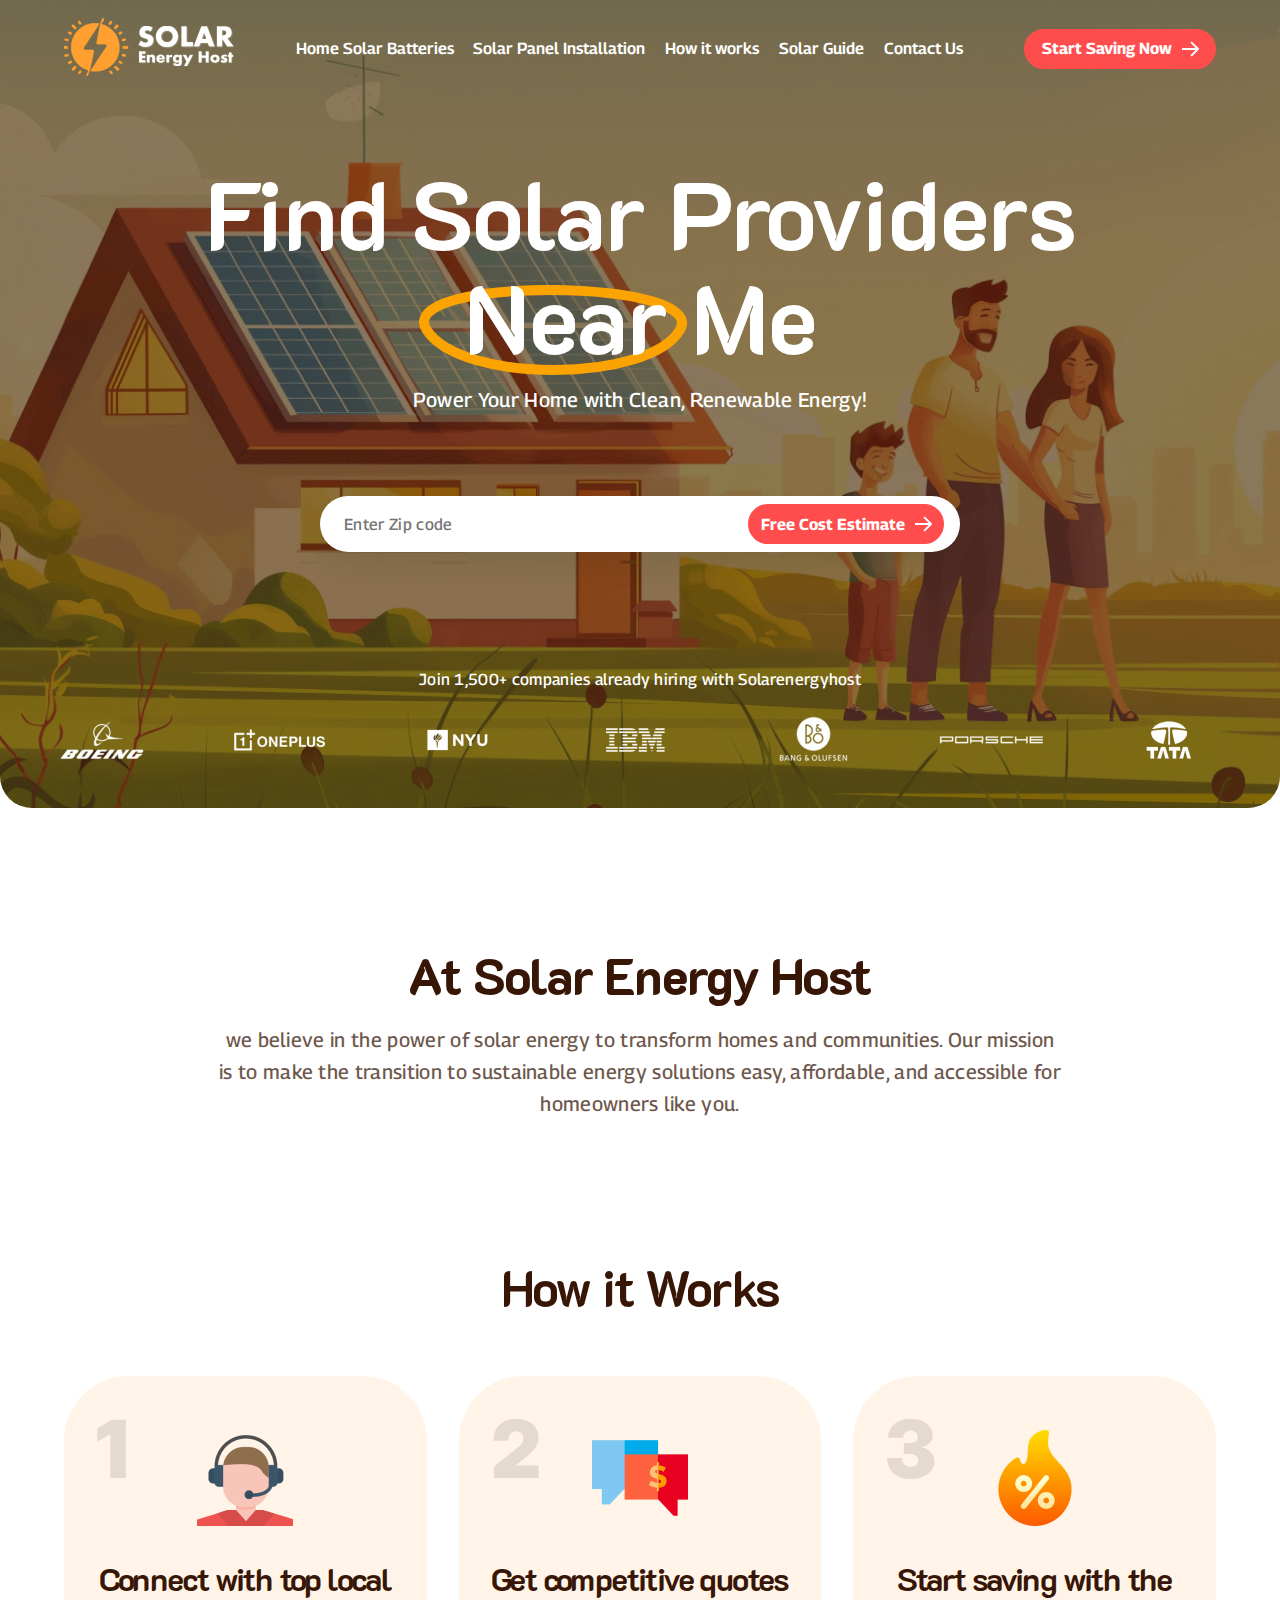
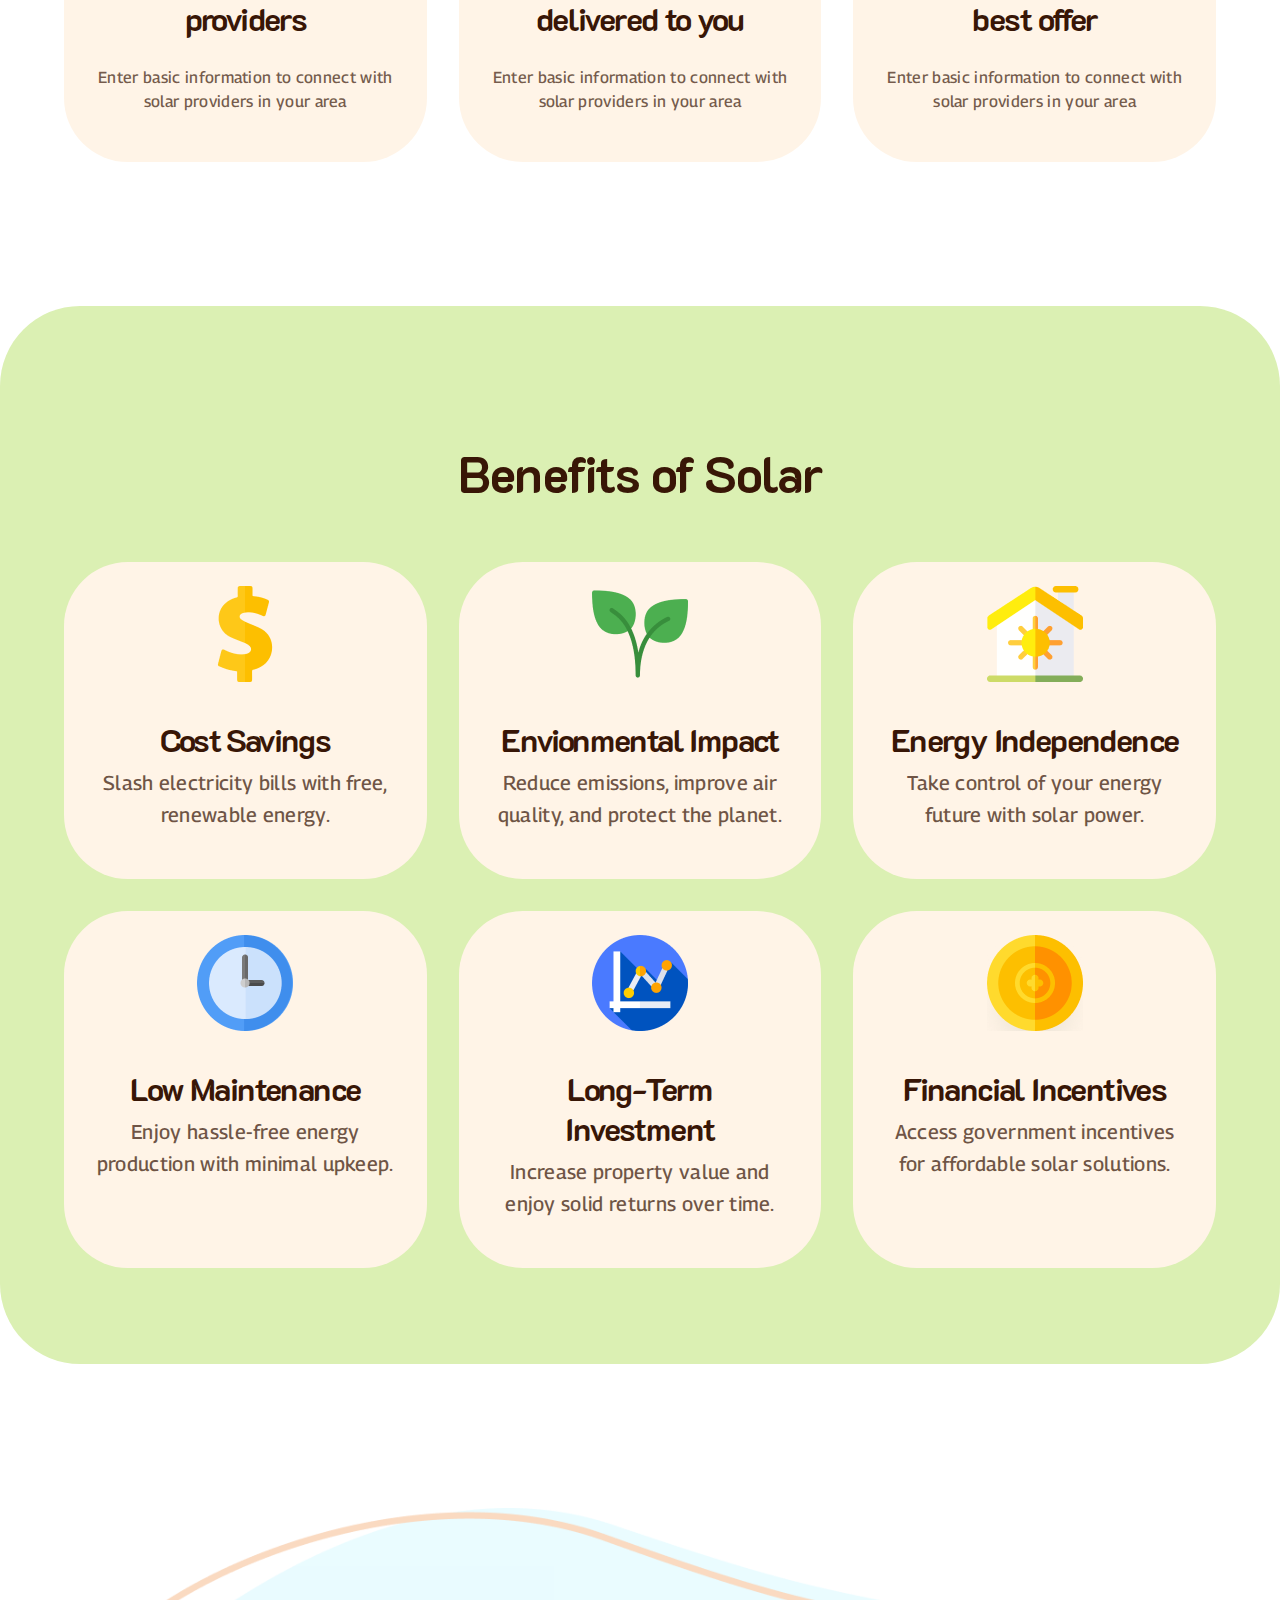
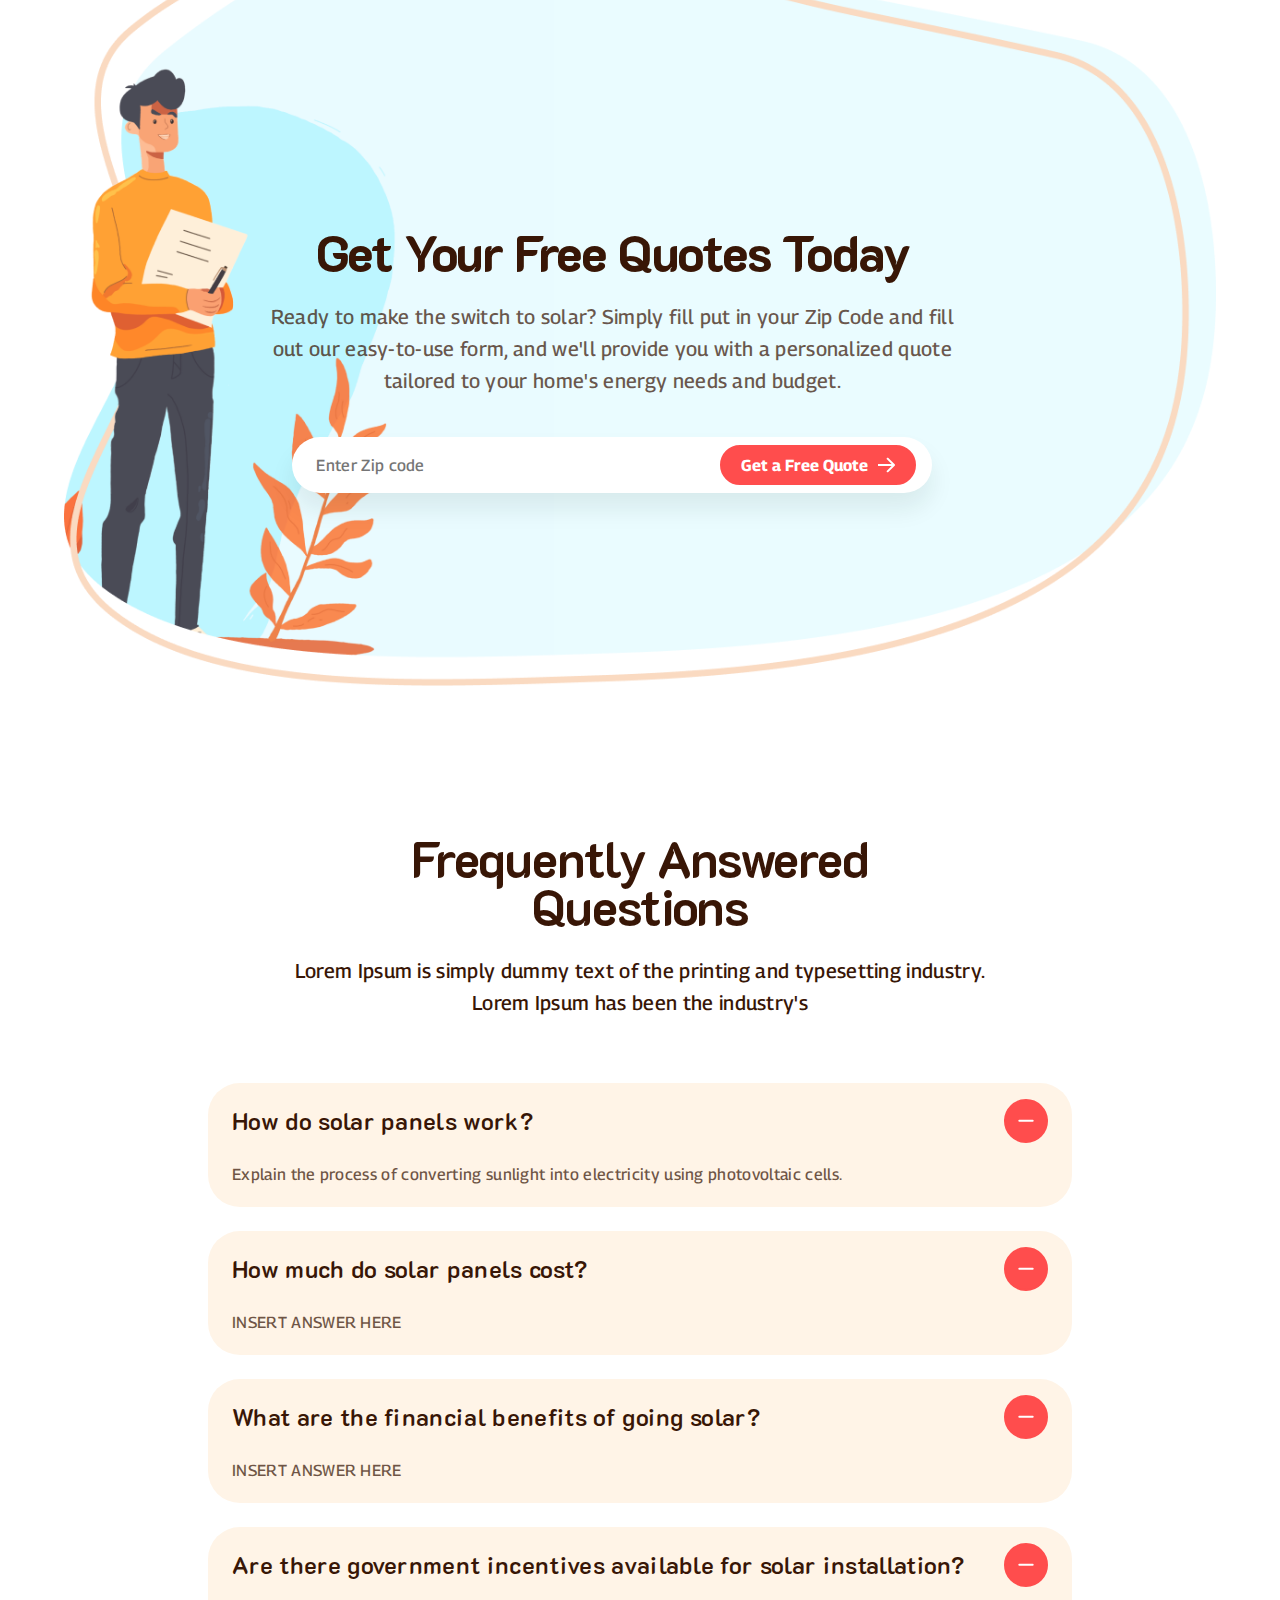
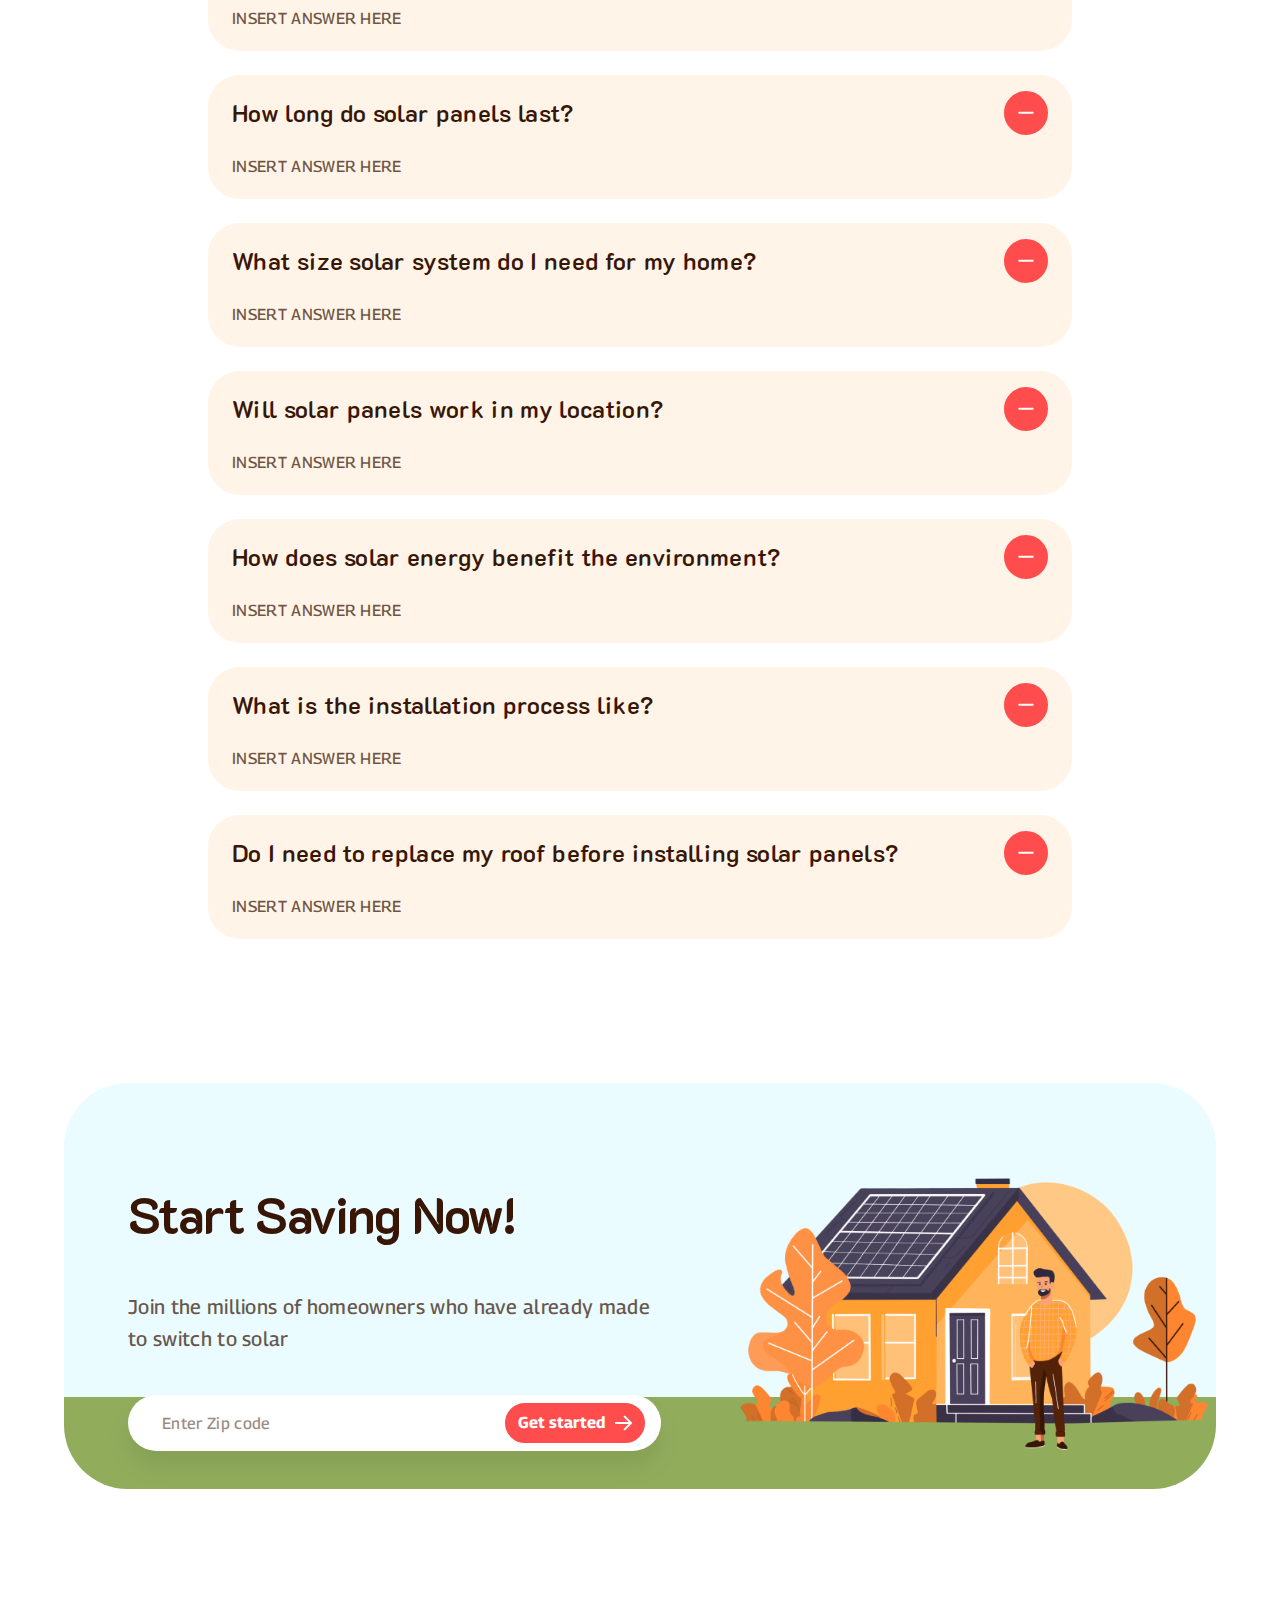
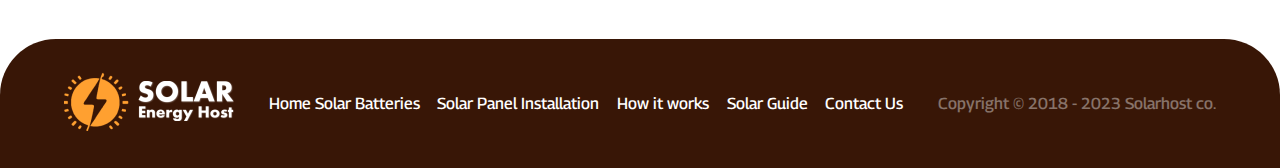
<file: index.html>
<!DOCTYPE html>
<html lang="en">

<head>
  <meta charset="UTF-8" />
  <meta name="viewport" content="width=device-width, initial-scale=1.0" />
  <link rel="stylesheet" href="assets/css/global.css" />
  <link rel="stylesheet" href="assets/css/style.css" />
  <link rel="stylesheet" href="assets/css/main.css" />
  <link rel="icon" href="assets/images/title_logo.svg" type="image/x-icon" />
  <link rel="stylesheet" href="https://unpkg.com/swiper/swiper-bundle.min.css" />
  <link rel="preconnect" href="https://fonts.gstatic.com" crossorigin>
  <link
    href="https://fonts.googleapis.com/css2?family=K2D:ital,wght@0,100;0,200;0,300;0,400;0,500;0,600;0,700;0,800;1,100;1,200;1,300;1,400;1,500;1,600;1,700;1,800&display=swap"
    rel="stylesheet">
  <link
    href="https://fonts.googleapis.com/css2?family=Georama:ital,wght@0,100..900;1,100..900&family=Inter:wght@100..900&family=K2D:ital,wght@0,100;0,200;0,300;0,400;0,500;0,600;0,700;0,800;1,100;1,200;1,300;1,400;1,500;1,600;1,700;1,800&display=swap"
    rel="stylesheet">
  <link
    href="https://fonts.googleapis.com/css2?family=Georama:ital,wght@0,100..900;1,100..900&family=K2D:ital,wght@0,100;0,200;0,300;0,400;0,500;0,600;0,700;0,800;1,100;1,200;1,300;1,400;1,500;1,600;1,700;1,800&display=swap"
    rel="stylesheet">
  <!-- <link rel="stylesheet/less" type="text/css" href="styles.less" />
    <script
      src="https://cdn.jsdelivr.net/npm/less"
      type="text/javascript"
      ></script> -->
  <script src="assets/js/script.js"></script>
  <title>Solar Energy Host</title>
</head>

<body class="front-page">
  <header>
    <div class="page-container">
      <div class="header__navbar-wrapper">
        <div class="navbar__logo-wrapper">
          <a href="index.html" class="logo-white">
            <img src="assets/images/logo-white.png" alt="Logo White" />
          </a>
          <a href="index.html" class="logo-black">
            <img src="assets/images/logo-dark.png" alt="Logo Dark" />
          </a>
        </div>
        <div class="navbar__menu-wrapper">
          <ul class="navbar__menu">
            <li><a href="">Home Solar Batteries</a></li>
            <li><a href="">Solar Panel Installation</a></li>
            <li><a href="">How it works</a></li>
            <li><a href="">Solar Guide</a></li>
            <li><a href="">Contact Us</a></li>
          </ul>
        </div>
        <div class="navbar__button-wrapper">
          <button class="btn-rect">
            Start Saving Now<span class="arrow"><svg width="17" height="16" viewBox="0 0 17 16" fill="none"
                xmlns="http://www.w3.org/2000/svg">
                <path
                  d="M16.7071 8.70711C17.0976 8.31658 17.0976 7.68342 16.7071 7.29289L10.3431 0.928932C9.95262 0.538408 9.31946 0.538408 8.92893 0.928932C8.53841 1.31946 8.53841 1.95262 8.92893 2.34315L14.5858 8L8.92893 13.6569C8.53841 14.0474 8.53841 14.6805 8.92893 15.0711C9.31946 15.4616 9.95262 15.4616 10.3431 15.0711L16.7071 8.70711ZM0 9H16V7H0V9Z"
                  fill="white"></path>
              </svg>
            </span>
          </button>
        </div>
        <div class="burger-wrapper" onclick="burger()">
          <svg id="burger" width="48" height="48" viewBox="0 0 48 48" fill="none" xmlns="http://www.w3.org/2000/svg">
            <rect x="12" y="18" width="23" height="2" rx="1" fill="white"></rect>
            <rect x="12" y="23" width="23" height="2" rx="1" fill="white"></rect>
            <rect x="12" y="28" width="23" height="2" rx="1" fill="white"></rect>
          </svg>
          <svg width="48" height="48" viewBox="0 0 48 48" fill="none" xmlns="http://www.w3.org/2000/svg" id="cross">
            <rect x="14.6611" y="31.4246" width="23" height="2" rx="1" transform="rotate(-45 14.6611 31.4246)"
              fill="#381606"></rect>
            <rect x="16.0754" y="15.1611" width="23" height="2" rx="1" transform="rotate(45 16.0754 15.1611)"
              fill="#381606"></rect>
          </svg>
        </div>
        <!-- <div class="burger-cross-wrapper" style="display: none;" onclick="burger()">
        
          </div> -->
      </div>
      <div class="header__burger-menu-wrapper" id="burger-menu">
        <div class="burger__menu-wrapper">
          <ul class="burger__menu">
            <li><a href="">Home Solar Batteries</a></li>
            <li><a href="">Solar Panel Installation</a></li>
            <li><a href="">How it works</a></li>
            <li><a href="">Solar Guide</a></li>
            <li><a href="">Contact Us</a></li>
            <li>
              <button class="btn-rect burger__btn-rect">
                Start Saving Now<span class="arrow"><svg width="17" height="16" viewBox="0 0 17 16" fill="none"
                    xmlns="http://www.w3.org/2000/svg">
                    <path
                      d="M16.7071 8.70711C17.0976 8.31658 17.0976 7.68342 16.7071 7.29289L10.3431 0.928932C9.95262 0.538408 9.31946 0.538408 8.92893 0.928932C8.53841 1.31946 8.53841 1.95262 8.92893 2.34315L14.5858 8L8.92893 13.6569C8.53841 14.0474 8.53841 14.6805 8.92893 15.0711C9.31946 15.4616 9.95262 15.4616 10.3431 15.0711L16.7071 8.70711ZM0 9H16V7H0V9Z"
                      fill="white"></path>
                  </svg>
                </span>
              </button>
            </li>
          </ul>
        </div>
        <div class="navbar__button-wrapper"></div>
      </div>
    </div>
  </header>
  <section class="banner-wrapper">
    <div class="landing__img">
      <img src="assets/images/bg.png" alt="" />
      <div class="overlay">&nbsp;</div>
    </div>
    <div class="page-container">
      <div class="banner__banner-info">
        <h1 class="banner-info__title">
          Find Solar Providers <br /><span class="near">
            <svg class="ellipse" width="268" height="90" viewBox="0 0 268 90" fill="none"
              xmlns="http://www.w3.org/2000/svg">
              <path
                d="M260.902 45C230.096 97.4949 42.8483 99.1652 7.70708 45C5.08767 40.9626 4.4367 37.2353 5.46253 33.8163C6.63629 29.9041 10.0053 26.3954 15.1327 23.2871C65.6422 -7.33296 286.784 0.895267 260.902 45Z"
                stroke="#FBA301" stroke-width="10" />
            </svg>
            <svg class="ellipse-small" width="138" height="48" viewBox="0 0 138 48" fill="none"
              xmlns="http://www.w3.org/2000/svg">
              <path
                d="M132.943 24C117.421 50.2475 23.0709 51.0826 5.36403 24C4.04417 21.9813 3.71617 20.1177 4.23306 18.4081C4.82449 16.4521 6.52206 14.6977 9.10564 13.1435C34.5562 -2.16648 145.984 1.94763 132.943 24Z"
                stroke="#FBA301" stroke-width="8" />
            </svg>

            Near</span>
          Me
        </h1>
        <p class="banner-info__subtitle">
          Power Your Home with Clean, Renewable Energy!
        </p>
      </div>
      <form action="/form.html" method="get">
        <div class="zipcode-wrap">
          <input type="text" name="zip" placeholder="Enter Zip code" id="" />
          <button type="submit" class="btn-rect">
            Free Cost Estimate<span class="arrow"><svg width="17" height="16" viewBox="0 0 17 16" fill="none"
                xmlns="http://www.w3.org/2000/svg">
                <path
                  d="M16.7071 8.70711C17.0976 8.31658 17.0976 7.68342 16.7071 7.29289L10.3431 0.928932C9.95262 0.538408 9.31946 0.538408 8.92893 0.928932C8.53841 1.31946 8.53841 1.95262 8.92893 2.34315L14.5858 8L8.92893 13.6569C8.53841 14.0474 8.53841 14.6805 8.92893 15.0711C9.31946 15.4616 9.95262 15.4616 10.3431 15.0711L16.7071 8.70711ZM0 9H16V7H0V9Z"
                  fill="white" />
              </svg>
            </span>
          </button>
        </div>
      </form>
    </div>
    <div class="banner__partners-wrapper">
      <div class="page-container">
        <p>Join 1,500+ companies already hiring with Solarenergyhost</p>
      </div>
      <div class="partners__logos">
        <div class="swiper-container">
          <!-- Partner Logos Slider -->
          <ul class="swiper-wrapper logos">
            <li class="swiper-slide">
              <img src="assets/images/Boeing-1.png" alt="" />
            </li>
            <li class="swiper-slide">
              <img src="assets/images/OnePlus-Logo.png" alt="" />
            </li>
            <li class="swiper-slide">
              <img src="assets/images/nyu-logo-1.png" alt="" />
            </li>
            <li class="swiper-slide">
              <img src="assets/images/IBM_logo-1.png" alt="" />
            </li>
            <li class="swiper-slide">
              <img src="assets/images/bang-olufsen-1.png" alt="" />
            </li>
            <li class="swiper-slide">
              <img src="assets/images/porsche.png" alt="" />
            </li>
            <li class="swiper-slide">
              <img src="assets/images/Tata-Motors-Logo-1988-1.png" alt="" />
            </li>
          </ul>
        </div>
      </div>
    </div>
  </section>

  <section class="solar-energy-wrapper index">
    <div class="page-container">
      <div class="content-head-solar">
        <h2>At Solar Energy Host</h2>
        <p>we believe in the power of solar energy to transform homes and communities. Our mission is to
          make the transition to sustainable energy solutions easy, affordable, and accessible for
          homeowners like you.</p>

      </div>
      <div class="content-info-work">

        <h2>How it Works</h2>

        <div class="container-boxes">
          <div class="box">
            <div class="num-wrapper">
              <div class="num">
                <span>1</span>
              </div>
              <div class="icon-wrap">
                <img src="assets/images/icon-connect.png" alt="" />
              </div>
            </div>
            <div class="box-info">
              <h3>Connect with top local providers</h3>
              <p>Enter basic information to connect with solar providers in your area</p>
            </div>
          </div>
          <div class="box">
            <div class="num-wrapper">
              <div class="num">
                <span>2</span>
              </div>
              <div class="icon-wrap">
                <img src="assets/images/icon-quotes.png" alt="" />
              </div>
            </div>
            <h3>Get competitive quotes delivered to you</h3>
            <p>Enter basic information to connect with solar providers in your area</p>
          </div>
          <div class="box">
            <div class="num-wrapper">
              <div class="num">
                <span>3</span>
              </div>
              <div class="icon-wrap">
                <img src="assets/images/icon-saving.png" alt="" />
              </div>
            </div>
            <h3>Start saving with the
              best offer</h3>
            <p>Enter basic information to connect with solar providers in your area</p>
          </div>
        </div>

      </div>

    </div>
  </section>

  <section class="benefit-wrapper">
    <div class="page-container">
      <div class="title--benefits">
        <h2>Benefits of Solar</h2>
      </div>
      <div class="section--grid-container container-benefits">
        <div class="grid-item item-block">
          <div class="grid-icons">
            <img src="assets/images/icon_cost-savings.png" alt="" />
          </div>
          <div class="grid-content ">
            <h3>Cost Savings</h3>
            <p>Slash electricity bills with free, renewable energy.</p>
          </div>
        </div>
        <div class="grid-item item-block">
          <div class="grid-icons">
            <img src="assets/images/icon_environmental-impact.png" alt="" />
          </div>
          <div class="grid-content">
            <h3> Envionmental Impact</h3>
            <p>Reduce emissions, improve air quality, and protect the planet.</p>
          </div>
        </div>
        <div class="grid-item item-block">
          <div class="grid-icons">
            <img src="assets/images/icon_energy-independence.png" alt="" />
          </div>
          <div class="grid-content">
            <h3>Energy Independence</h3>
            <p>Take control of your energy future with solar power.</p>
          </div>
        </div>
        <div class="grid-item item-block">
          <div class="grid-icons">
            <img src="assets/images/icon_low-maintenance.png" alt="" />
          </div>
          <div class="grid-content">
            <h3>Low Maintenance</h3>
            <p>Enjoy hassle-free energy production with minimal upkeep.</p>
          </div>
        </div>
        <div class="grid-item item-block">
          <div class="grid-icons">
            <img src="assets/images/icon_long-term-investment.png" alt="" />
          </div>
          <div class="grid-content">
            <h3>Long-Term Investment</h3>
            <p>Increase property value and enjoy solid returns over time.</p>
          </div>
        </div>
        <div class="grid-item item-block">
          <div class="grid-icons">
            <img src="assets/images/icon_financial-incentives.png" alt="" />
          </div>
          <div class="grid-content">
            <h3>Financial Incentives</h3>
            <p>Access government incentives for affordable solar solutions.</p>
          </div>
        </div>
      </div>
    </div>
  </section>


  <section class="quote-wrapper">
    <div class="quote--vector-image">
      <img src="assets/images/vector-top.png" alt="Top-Image">
    </div>
    <div class="quote-container">
      <div class="page-container">
        <div class="quote--bg-image">
          <img src="assets/images/quotes-bg-desktop.png" alt="Boy holding paper">

          <div class="quote--content">
            <h2>Get Your Free Quotes Today</h2>
            <p>Ready to make the switch to solar? Simply fill put in your Zip Code and fill out our easy-to-use form,
              and we'll provide you with a personalized quote tailored to your home's energy needs and budget.</p>
            <form action="/form.html" method="get">
              <div class="zipcode-wrap">
                <input type="text" name="zip" placeholder="Enter Zip code" id="" />
                <button type="submit" class="btn-rect">
                  Get a Free Quote<span class="arrow"><svg width="17" height="16" viewBox="0 0 17 16" fill="none"
                      xmlns="http://www.w3.org/2000/svg">
                      <path
                        d="M16.7071 8.70711C17.0976 8.31658 17.0976 7.68342 16.7071 7.29289L10.3431 0.928932C9.95262 0.538408 9.31946 0.538408 8.92893 0.928932C8.53841 1.31946 8.53841 1.95262 8.92893 2.34315L14.5858 8L8.92893 13.6569C8.53841 14.0474 8.53841 14.6805 8.92893 15.0711C9.31946 15.4616 9.95262 15.4616 10.3431 15.0711L16.7071 8.70711ZM0 9H16V7H0V9Z"
                        fill="white" />
                    </svg>
                  </span>
                </button>
              </div>
            </form>
            <div class="mobile-image">
              <img src="assets/images/quote-bg-mobile.png" alt="Mobile image">
            </div>
          </div>
        </div>

      </div>
    </div>
    <div class="quote--vector-image">
      <img src="assets/images/vector-btm.png" alt="Bottom-Image">
    </div>
  </section>

  <section class="faq-wrapper">
    <div class="page-container">
      <div class="faq__info">
        <h2 class="faq__title">Frequently Answered<br />Questions</h2>
        <p class="faq__subtitle">
          Lorem Ipsum is simply dummy text of the printing and typesetting
          industry. <br />
          Lorem Ipsum has been the industry's
        </p>
      </div>
      <div class="faq__list-wrapper">
        <ul class="faq__list">
          <li class="faq__item">
            <div class="list__qn">
              <p>How do solar panels work?</p>
              <button class="btn-circle" id="btn1">
                <svg width="16" height="16" viewBox="0 0 16 16" fill="none" xmlns="http://www.w3.org/2000/svg">
                  <path class="vertical-path" d="M8.22156 1.35596V14.6893" stroke="white" stroke-width="2"
                    stroke-linecap="round" />
                  <path d="M1.33899 7.78125H14.6723" stroke="white" stroke-width="2" stroke-linecap="round" />
                </svg>
              </button>
            </div>
            <div class="list__ans">
              <p>
                Explain the process of converting sunlight into electricity
                using photovoltaic cells.
              </p>
            </div>
          </li>
          <li class="faq__item">
            <div class="list__qn">
              <p>How much do solar panels cost?</p>
              <button class="btn-circle" id="btn1">
                <svg width="16" height="16" viewBox="0 0 16 16" fill="none" xmlns="http://www.w3.org/2000/svg">
                  <path class="vertical-path" d="M8.22156 1.35596V14.6893" stroke="white" stroke-width="2"
                    stroke-linecap="round" />
                  <path d="M1.33899 7.78125H14.6723" stroke="white" stroke-width="2" stroke-linecap="round" />
                </svg>
              </button>
            </div>
            <div class="list__ans">
              <p>INSERT ANSWER HERE</p>
            </div>
          </li>
          <li class="faq__item">
            <div class="list__qn">
              <p>What are the financial benefits of going solar?</p>
              <button class="btn-circle" id="btn1">
                <svg width="16" height="16" viewBox="0 0 16 16" fill="none" xmlns="http://www.w3.org/2000/svg">
                  <path class="vertical-path" d="M8.22156 1.35596V14.6893" stroke="white" stroke-width="2"
                    stroke-linecap="round" />
                  <path d="M1.33899 7.78125H14.6723" stroke="white" stroke-width="2" stroke-linecap="round" />
                </svg>
              </button>
            </div>
            <div class="list__ans">
              <p>INSERT ANSWER HERE</p>
            </div>
          </li>
          <li class="faq__item">
            <div class="list__qn">
              <p>
                Are there government incentives available for solar
                installation?
              </p>
              <button class="btn-circle" id="btn1">
                <svg width="16" height="16" viewBox="0 0 16 16" fill="none" xmlns="http://www.w3.org/2000/svg">
                  <path class="vertical-path" d="M8.22156 1.35596V14.6893" stroke="white" stroke-width="2"
                    stroke-linecap="round" />
                  <path d="M1.33899 7.78125H14.6723" stroke="white" stroke-width="2" stroke-linecap="round" />
                </svg>
              </button>
            </div>
            <div class="list__ans">
              <p>INSERT ANSWER HERE</p>
            </div>
          </li>
          <li class="faq__item">
            <div class="list__qn">
              <p>How long do solar panels last?</p>
              <button class="btn-circle" id="btn1">
                <svg width="16" height="16" viewBox="0 0 16 16" fill="none" xmlns="http://www.w3.org/2000/svg">
                  <path class="vertical-path" d="M8.22156 1.35596V14.6893" stroke="white" stroke-width="2"
                    stroke-linecap="round" />
                  <path d="M1.33899 7.78125H14.6723" stroke="white" stroke-width="2" stroke-linecap="round" />
                </svg>
              </button>
            </div>
            <div class="list__ans">
              <p>INSERT ANSWER HERE</p>
            </div>
          </li>
          <li class="faq__item">
            <div class="list__qn">
              <p>What size solar system do I need for my home?</p>
              <button class="btn-circle" id="btn1">
                <svg width="16" height="16" viewBox="0 0 16 16" fill="none" xmlns="http://www.w3.org/2000/svg">
                  <path class="vertical-path" d="M8.22156 1.35596V14.6893" stroke="white" stroke-width="2"
                    stroke-linecap="round" />
                  <path d="M1.33899 7.78125H14.6723" stroke="white" stroke-width="2" stroke-linecap="round" />
                </svg>
              </button>
            </div>
            <div class="list__ans">
              <p>INSERT ANSWER HERE</p>
            </div>
          </li>
          <li class="faq__item">
            <div class="list__qn">
              <p>Will solar panels work in my location?</p>
              <button class="btn-circle" id="btn1">
                <svg width="16" height="16" viewBox="0 0 16 16" fill="none" xmlns="http://www.w3.org/2000/svg">
                  <path class="vertical-path" d="M8.22156 1.35596V14.6893" stroke="white" stroke-width="2"
                    stroke-linecap="round" />
                  <path d="M1.33899 7.78125H14.6723" stroke="white" stroke-width="2" stroke-linecap="round" />
                </svg>
              </button>
            </div>
            <div class="list__ans">
              <p>INSERT ANSWER HERE</p>
            </div>
          </li>
          <li class="faq__item">
            <div class="list__qn">
              <p>How does solar energy benefit the environment?</p>
              <button class="btn-circle" id="btn1">
                <svg width="16" height="16" viewBox="0 0 16 16" fill="none" xmlns="http://www.w3.org/2000/svg">
                  <path class="vertical-path" d="M8.22156 1.35596V14.6893" stroke="white" stroke-width="2"
                    stroke-linecap="round" />
                  <path d="M1.33899 7.78125H14.6723" stroke="white" stroke-width="2" stroke-linecap="round" />
                </svg>
              </button>
            </div>
            <div class="list__ans">
              <p>INSERT ANSWER HERE</p>
            </div>
          </li>
          <li class="faq__item">
            <div class="list__qn">
              <p>What is the installation process like?</p>
              <button class="btn-circle" id="btn1">
                <svg width="16" height="16" viewBox="0 0 16 16" fill="none" xmlns="http://www.w3.org/2000/svg">
                  <path class="vertical-path" d="M8.22156 1.35596V14.6893" stroke="white" stroke-width="2"
                    stroke-linecap="round" />
                  <path d="M1.33899 7.78125H14.6723" stroke="white" stroke-width="2" stroke-linecap="round" />
                </svg>
              </button>
            </div>
            <div class="list__ans">
              <p>INSERT ANSWER HERE</p>
            </div>
          </li>
          <li class="faq__item">
            <div class="list__qn">
              <p>
                Do I need to replace my roof before installing solar panels?
              </p>
              <button class="btn-circle" id="btn1">
                <svg width="16" height="16" viewBox="0 0 16 16" fill="none" xmlns="http://www.w3.org/2000/svg">
                  <path class="vertical-path" d="M8.22156 1.35596V14.6893" stroke="white" stroke-width="2"
                    stroke-linecap="round" />
                  <path d="M1.33899 7.78125H14.6723" stroke="white" stroke-width="2" stroke-linecap="round" />
                </svg>
              </button>
            </div>
            <div class="list__ans">
              <p>INSERT ANSWER HERE</p>
            </div>
          </li>
        </ul>
      </div>
    </div>
  </section>

  <section class="saving-wrapper">
    <div class="page-container">
      <div class="contain-start-over">
        <div class="contain-wrapper">
          <div class="contain-saving-header">
            <div class="saving-header">
              <h2>Start Saving Now!</h2>
              <p>Join the millions of homeowners who have already made to switch to solar</p>
            </div>
            <form action="/form.html" method="get">
              <div class="zipcode-wrap">
                <input type="text" name="zip" placeholder="Enter Zip code" id="">
                <button type="submit" class="btn-rect">
                  Get started<span class="arrow"><svg width="17" height="16" viewBox="0 0 17 16" fill="none"
                      xmlns="http://www.w3.org/2000/svg">
                      <path
                        d="M16.7071 8.70711C17.0976 8.31658 17.0976 7.68342 16.7071 7.29289L10.3431 0.928932C9.95262 0.538408 9.31946 0.538408 8.92893 0.928932C8.53841 1.31946 8.53841 1.95262 8.92893 2.34315L14.5858 8L8.92893 13.6569C8.53841 14.0474 8.53841 14.6805 8.92893 15.0711C9.31946 15.4616 9.95262 15.4616 10.3431 15.0711L16.7071 8.70711ZM0 9H16V7H0V9Z"
                        fill="white"></path>
                    </svg>
                  </span>
                </button>
              </div>
            </form>
          </div>
          <div class="image-info">
            <img src="assets/images/start-saving-now.png" alt="image of house and man">
          </div>
        </div>
      </div>
    </div>
  </section>
  <footer>
    <div class="footer__navbar-wrapper">
      <div class="page-container">
        <div class="navbar__logo-wrapper">
          <a href="index.html" class="logo">
            <img src="assets/images/logo-white.png" alt="Logo White">
          </a>
        </div>
        <div class="navbar__menu-wrapper">
          <ul class="navbar__menu">
            <li><a href="">Home Solar Batteries</a></li>
            <li><a href="">Solar Panel Installation</a></li>
            <li><a href="">How it works</a></li>
            <li><a href="">Solar Guide</a></li>
            <li><a href="">Contact Us</a></li>
          </ul>
        </div>
        <div class="cpr-wrapper">Copyright © 2018 - 2023 Solarhost co.</div>
      </div>
    </div>
  </footer>

  <script src="https://unpkg.com/swiper/swiper-bundle.min.js"></script>
  <script>
    var swiper = new Swiper(".swiper-container", {
      slidesPerView: 5,
      spaceBetween: 10,
      loop: true,
      autoplay: {
        delay: 2500,
        disableOnInteraction: false,
        reverseDirection: true,
      },
      on: {
        init: function () {
          var swiper = this;
          swiper.autoplay.stop();
          setTimeout(function () {
            swiper.autoplay.start();
            swiper.autoplay.running = true;
            swiper.params.autoplay.reverseDirection = true;
          }, 0);
        },
      },
    });

    swiper.on("autoplay", function () {
      if (swiper.params.autoplay.reverseDirection) {
        swiper.slidePrev();
      }
    });
  </script>
</body>

</html>
</file>
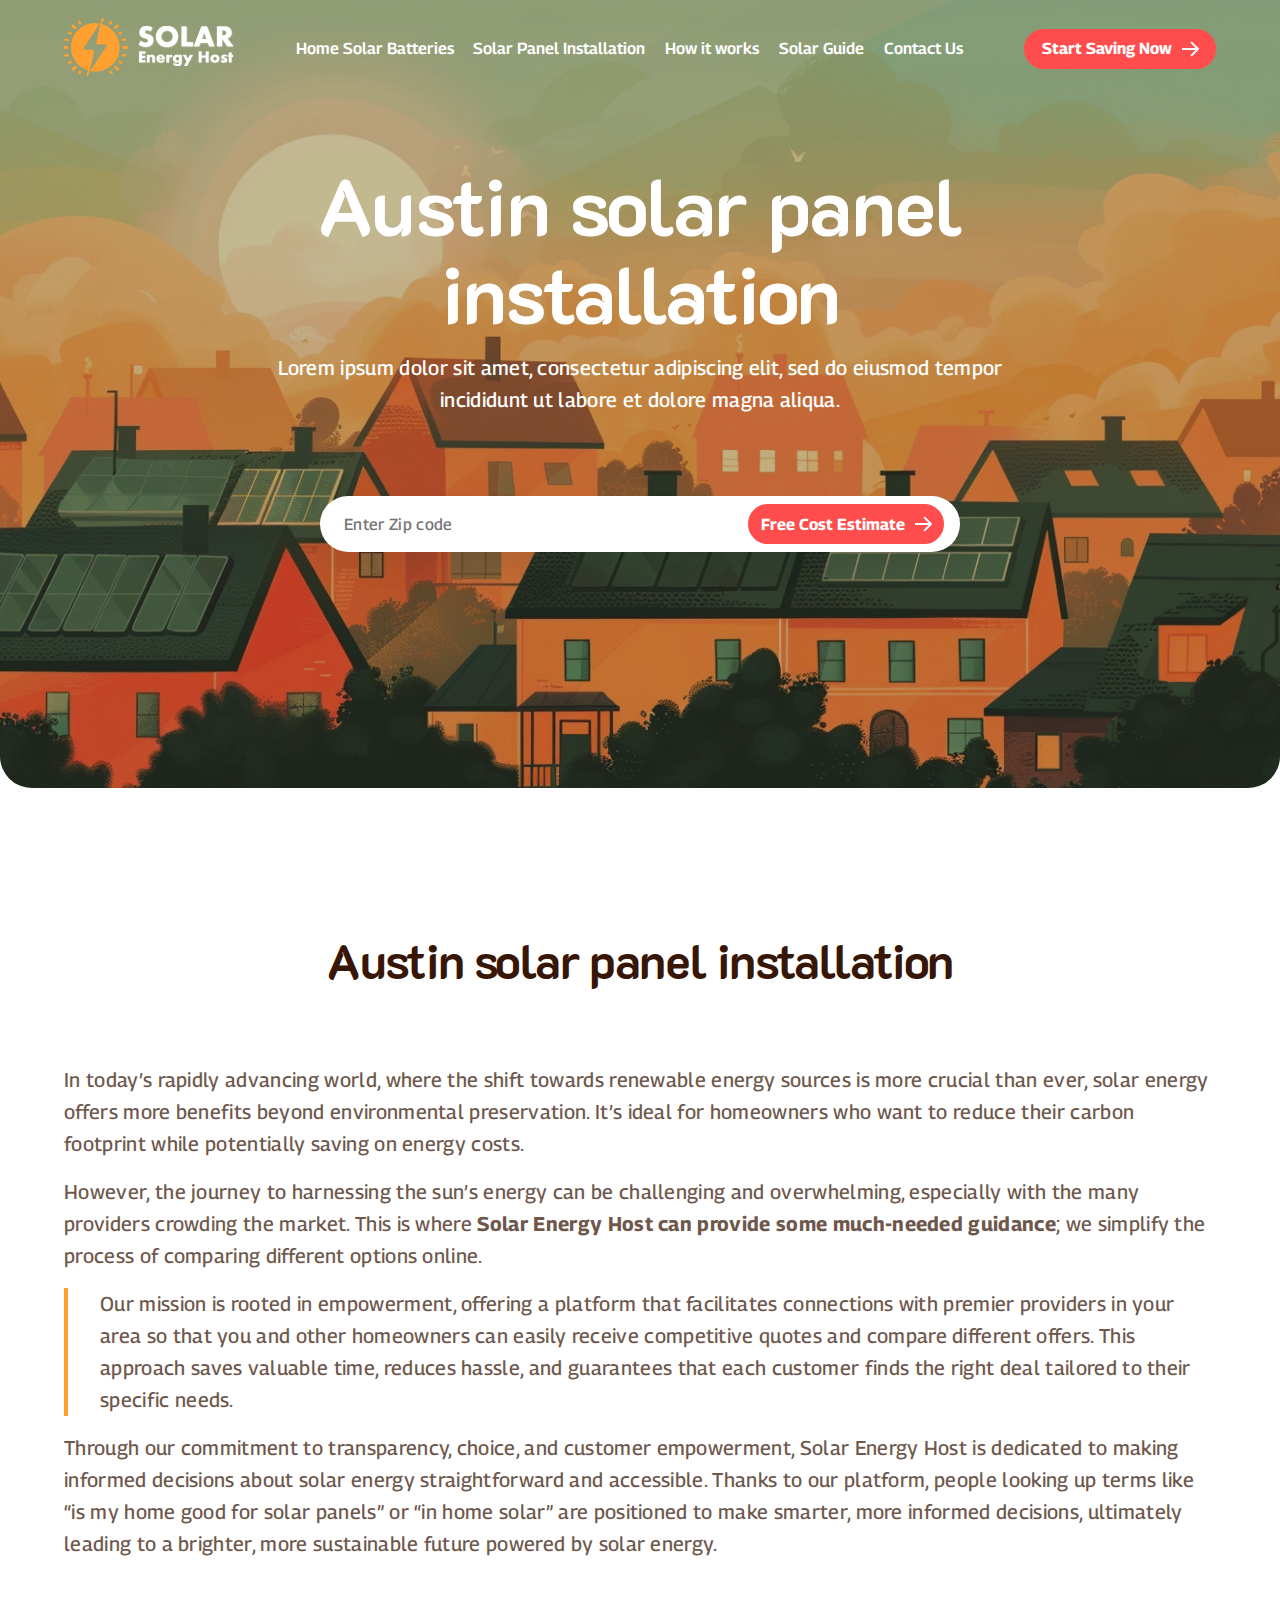
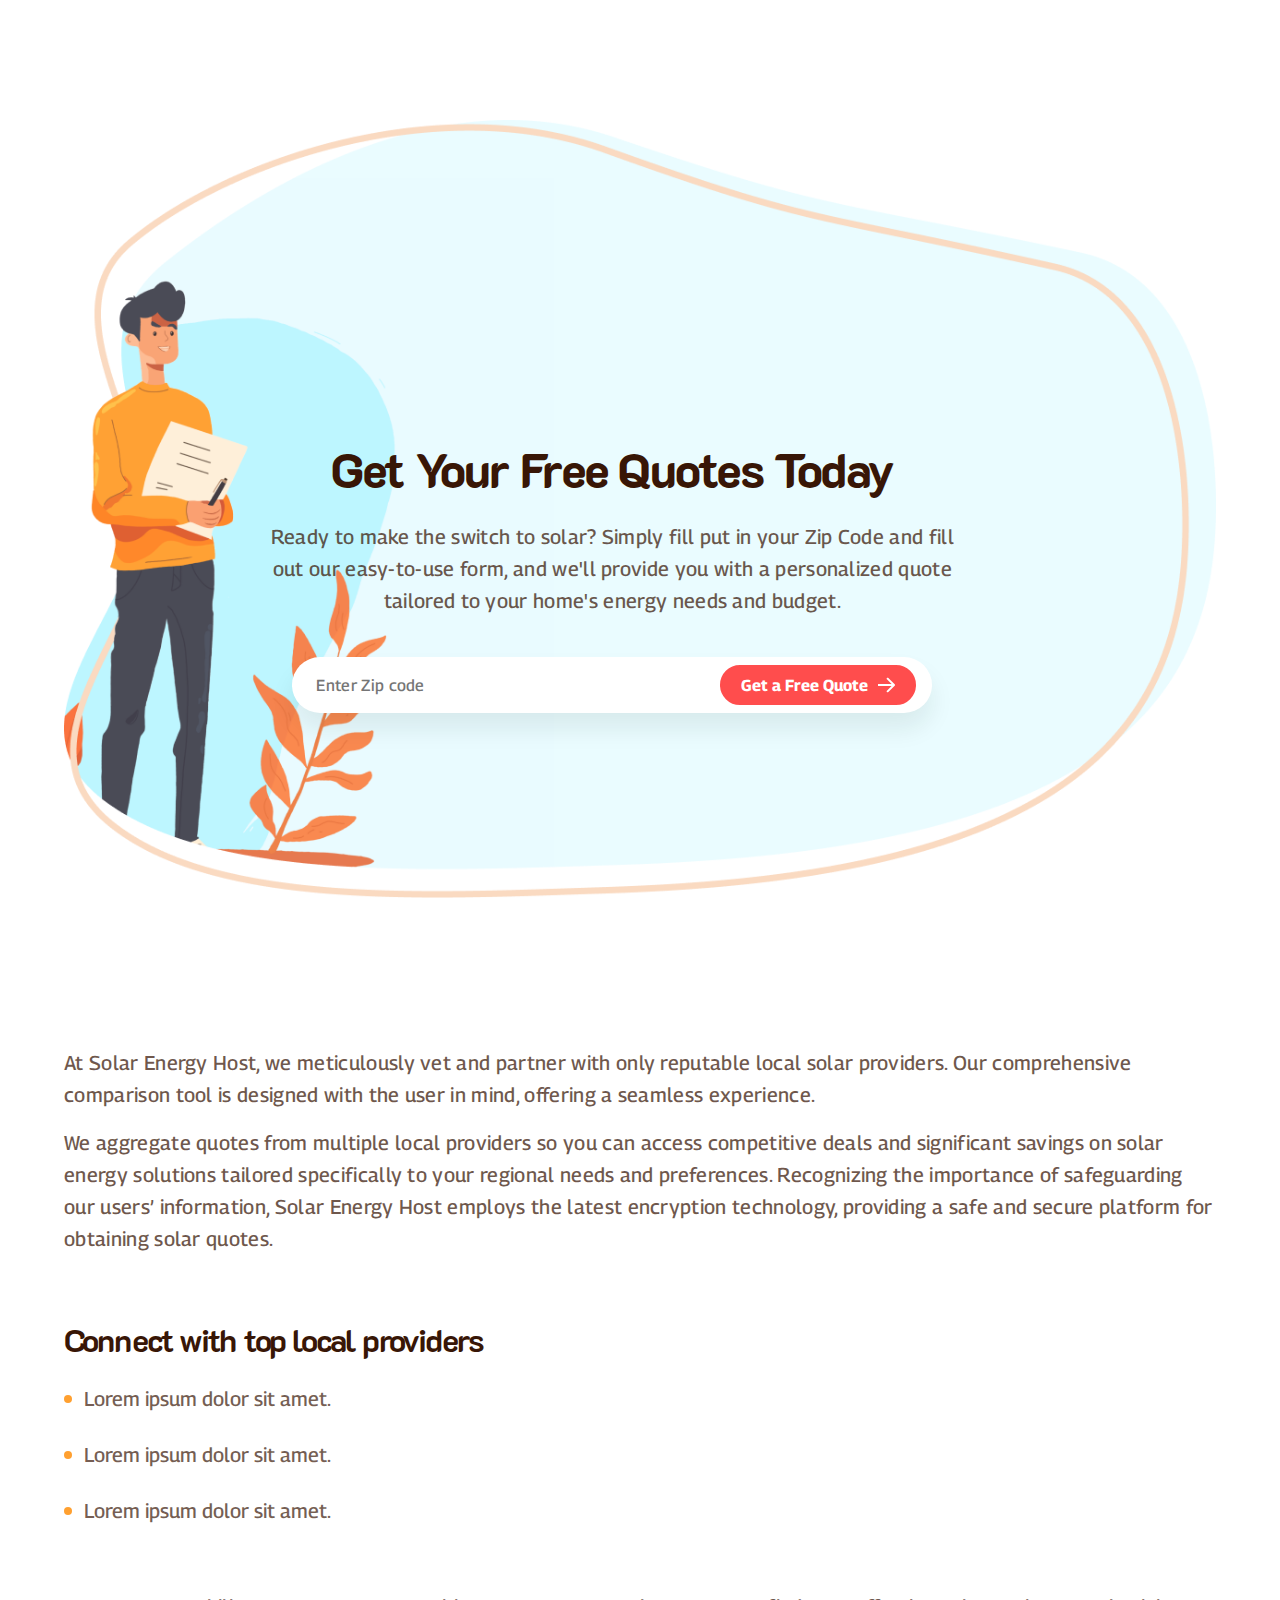
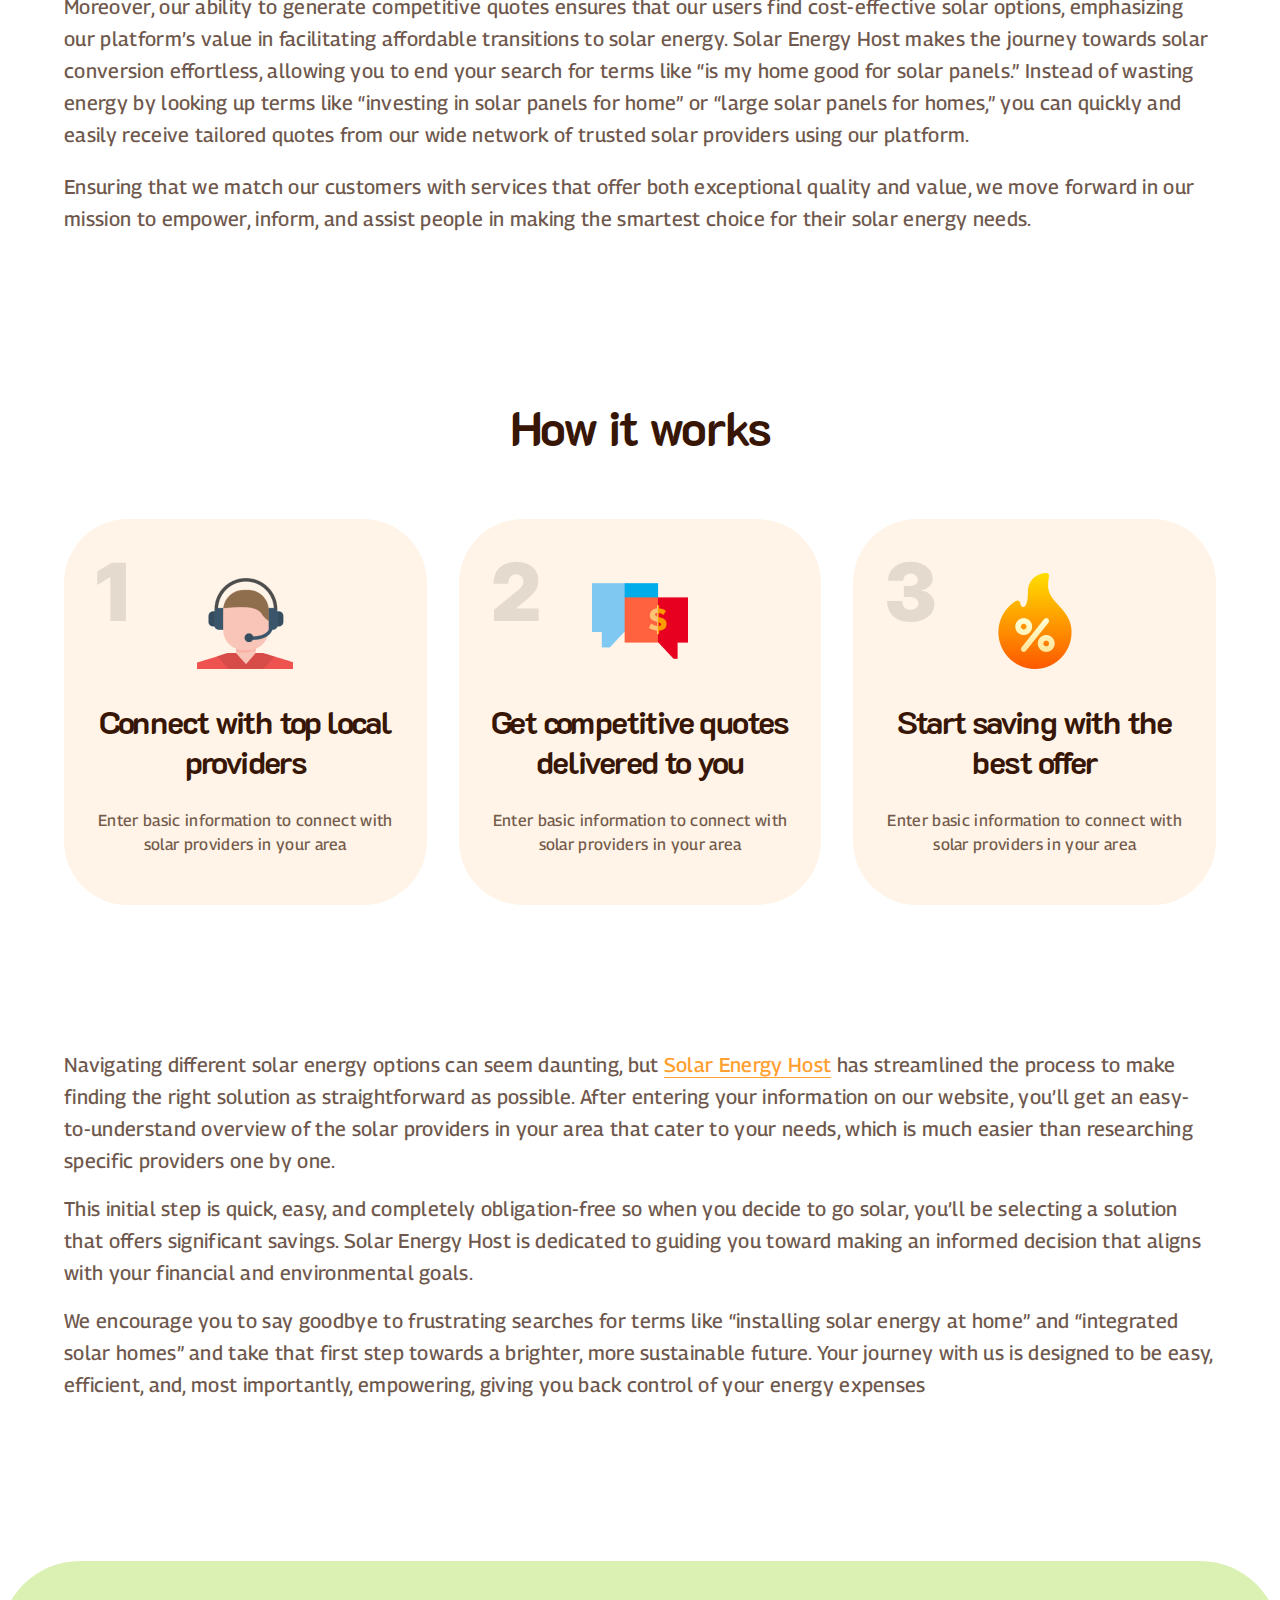
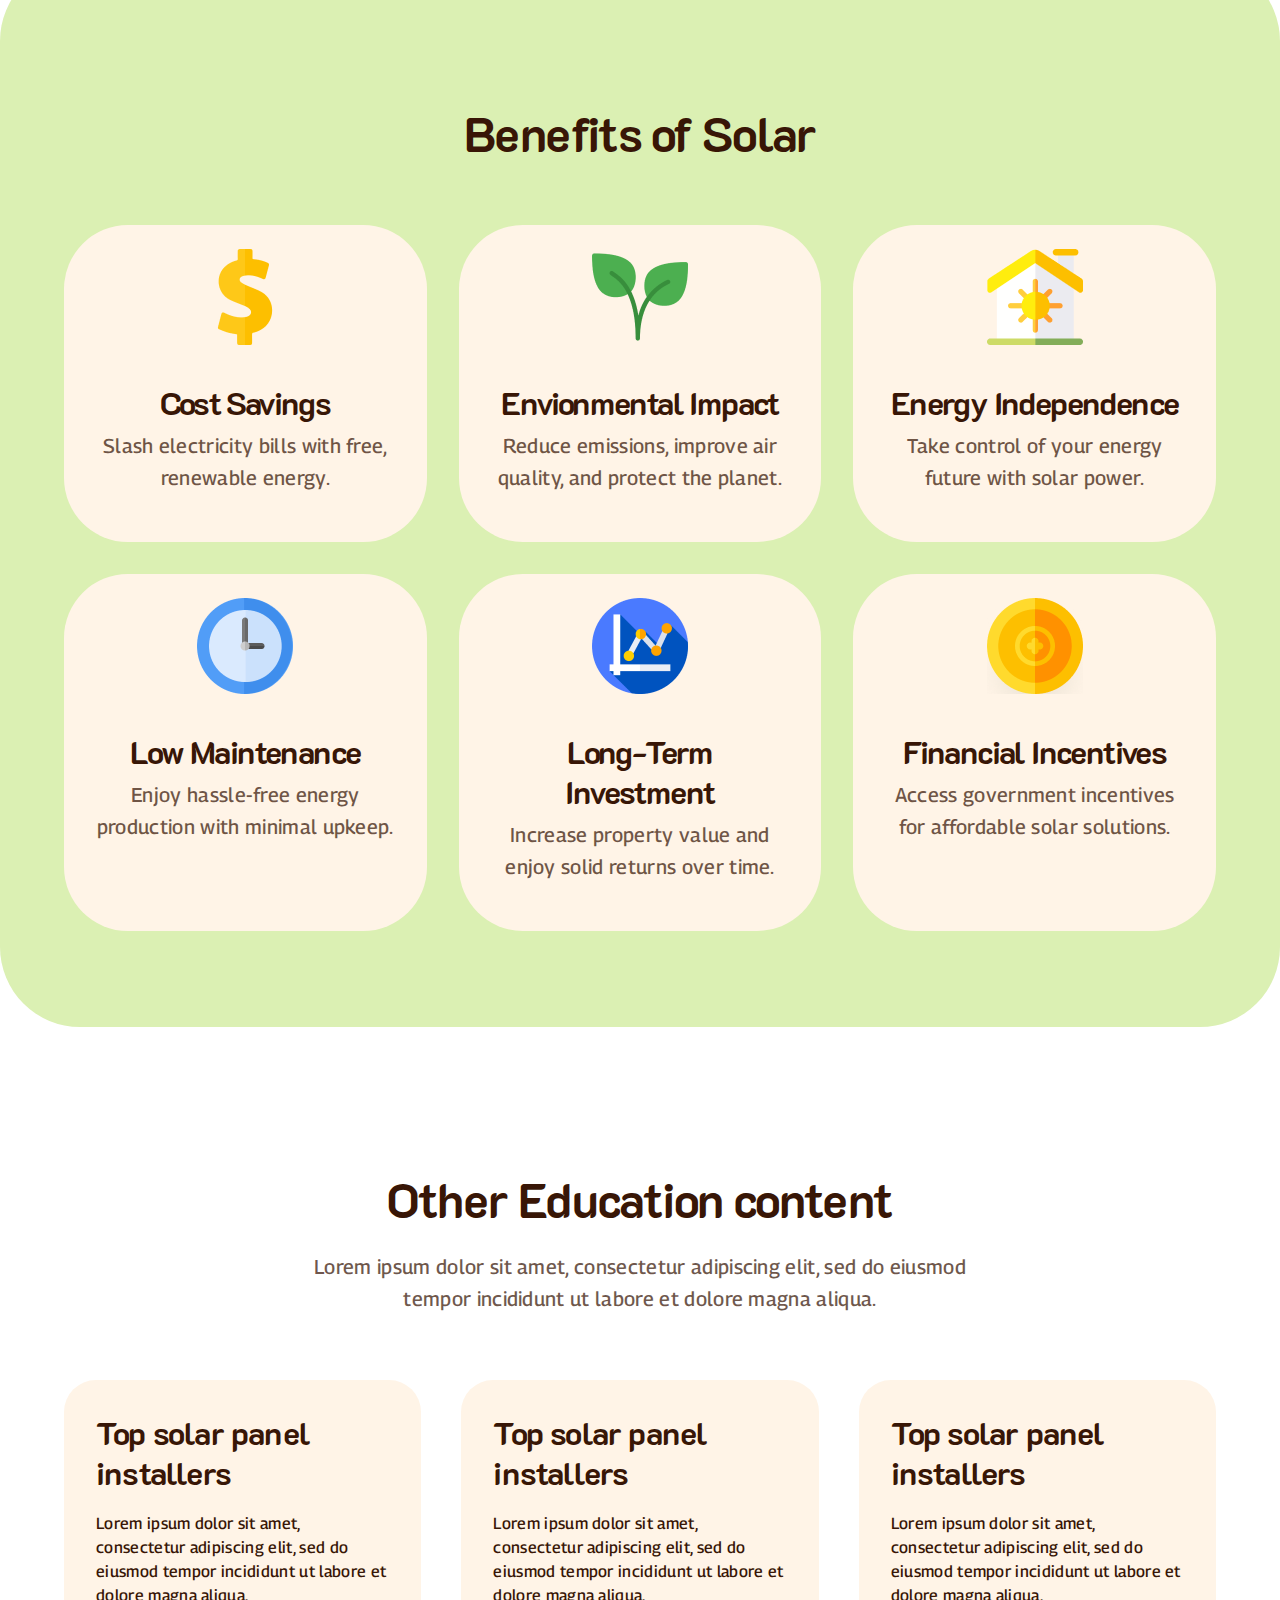
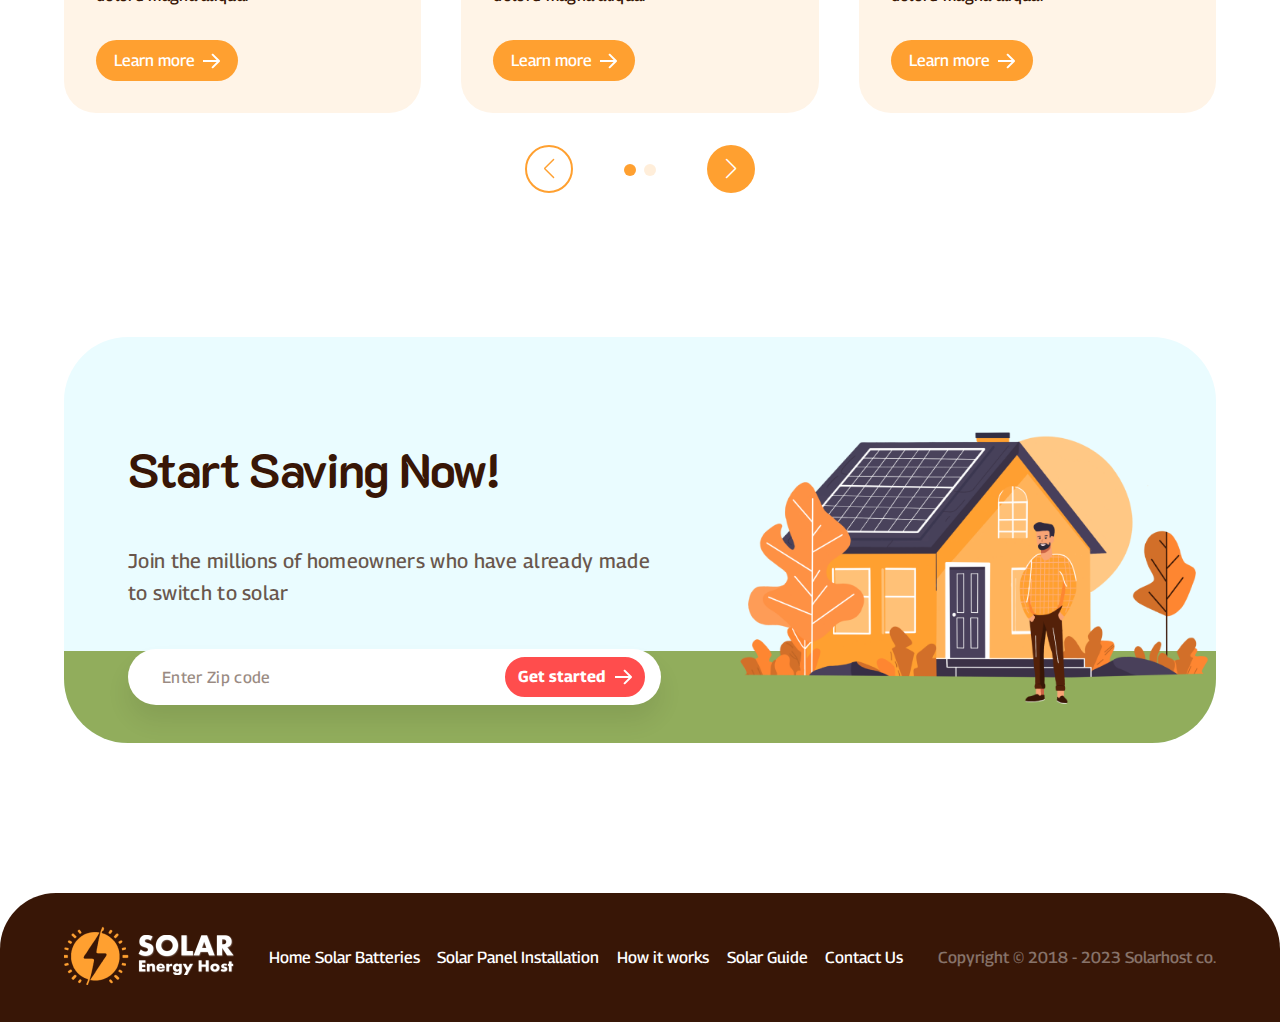
<file: educational.html>
<!DOCTYPE html>
<html lang="en">

<head>
  <meta charset="UTF-8" />
  <meta name="viewport" content="width=device-width, initial-scale=1.0" />
  <link rel="stylesheet" href="assets/css/global.css" />
  <link rel="stylesheet" href="assets/css/style.css" />
  <link rel="stylesheet" href="assets/css/main.css" />
  <link rel="icon" href="assets/images/title_logo.svg" type="image/x-icon" />
  <link rel="stylesheet" href="https://unpkg.com/swiper/swiper-bundle.min.css" />
  <link rel="preconnect" href="https://fonts.gstatic.com" crossorigin>
  <link
    href="https://fonts.googleapis.com/css2?family=K2D:ital,wght@0,100;0,200;0,300;0,400;0,500;0,600;0,700;0,800;1,100;1,200;1,300;1,400;1,500;1,600;1,700;1,800&display=swap"
    rel="stylesheet">
  <link
    href="https://fonts.googleapis.com/css2?family=Georama:ital,wght@0,100..900;1,100..900&family=Inter:wght@100..900&family=K2D:ital,wght@0,100;0,200;0,300;0,400;0,500;0,600;0,700;0,800;1,100;1,200;1,300;1,400;1,500;1,600;1,700;1,800&display=swap"
    rel="stylesheet">
  <link
    href="https://fonts.googleapis.com/css2?family=Georama:ital,wght@0,100..900;1,100..900&family=K2D:ital,wght@0,100;0,200;0,300;0,400;0,500;0,600;0,700;0,800;1,100;1,200;1,300;1,400;1,500;1,600;1,700;1,800&display=swap"
    rel="stylesheet">
  <!-- <link rel="stylesheet/less" type="text/css" href="styles.less" />
    <script
      src="https://cdn.jsdelivr.net/npm/less"
      type="text/javascript"
      ></script> -->
  <script src="assets/js/script.js"></script>
  <title>Solar Energy Host</title>
</head>

<body>
  <header>
    <div class="page-container">
      <div class="header__navbar-wrapper">
        <div class="navbar__logo-wrapper">
          <a href="index.html" class="logo-white">
            <img src="assets/images/logo-white.png" alt="Logo White" />
          </a>
          <a href="index.html" class="logo-black">
            <img src="assets/images/logo-dark.png" alt="Logo Dark" />
          </a>
        </div>
        <div class="navbar__menu-wrapper">
          <ul class="navbar__menu">
            <li><a href="">Home Solar Batteries</a></li>
            <li><a href="">Solar Panel Installation</a></li>
            <li><a href="">How it works</a></li>
            <li><a href="">Solar Guide</a></li>
            <li><a href="">Contact Us</a></li>
          </ul>
        </div>
        <div class="navbar__button-wrapper">
          <button class="btn-rect">
            Start Saving Now<span class="arrow"><svg width="17" height="16" viewBox="0 0 17 16" fill="none"
                xmlns="http://www.w3.org/2000/svg">
                <path
                  d="M16.7071 8.70711C17.0976 8.31658 17.0976 7.68342 16.7071 7.29289L10.3431 0.928932C9.95262 0.538408 9.31946 0.538408 8.92893 0.928932C8.53841 1.31946 8.53841 1.95262 8.92893 2.34315L14.5858 8L8.92893 13.6569C8.53841 14.0474 8.53841 14.6805 8.92893 15.0711C9.31946 15.4616 9.95262 15.4616 10.3431 15.0711L16.7071 8.70711ZM0 9H16V7H0V9Z"
                  fill="white"></path>
              </svg>
            </span>
          </button>
        </div>
        <div class="burger-wrapper" onclick="burger()">
          <svg id="burger" width="48" height="48" viewBox="0 0 48 48" fill="none" xmlns="http://www.w3.org/2000/svg">
            <rect x="12" y="18" width="23" height="2" rx="1" fill="white"></rect>
            <rect x="12" y="23" width="23" height="2" rx="1" fill="white"></rect>
            <rect x="12" y="28" width="23" height="2" rx="1" fill="white"></rect>
          </svg>
          <svg width="48" height="48" viewBox="0 0 48 48" fill="none" xmlns="http://www.w3.org/2000/svg" id="cross">
            <rect x="14.6611" y="31.4246" width="23" height="2" rx="1" transform="rotate(-45 14.6611 31.4246)"
              fill="#381606"></rect>
            <rect x="16.0754" y="15.1611" width="23" height="2" rx="1" transform="rotate(45 16.0754 15.1611)"
              fill="#381606"></rect>
          </svg>
        </div>
        <!-- <div class="burger-cross-wrapper" style="display: none;" onclick="burger()">
        
          </div> -->
      </div>
      <div class="header__burger-menu-wrapper" id="burger-menu">
        <div class="burger__menu-wrapper">
          <ul class="burger__menu">
            <li><a href="">Home Solar Batteries</a></li>
            <li><a href="">Solar Panel Installation</a></li>
            <li><a href="">How it works</a></li>
            <li><a href="">Solar Guide</a></li>
            <li><a href="">Contact Us</a></li>
            <li>
              <button class="btn-rect burger__btn-rect">
                Start Saving Now<span class="arrow"><svg width="17" height="16" viewBox="0 0 17 16" fill="none"
                    xmlns="http://www.w3.org/2000/svg">
                    <path
                      d="M16.7071 8.70711C17.0976 8.31658 17.0976 7.68342 16.7071 7.29289L10.3431 0.928932C9.95262 0.538408 9.31946 0.538408 8.92893 0.928932C8.53841 1.31946 8.53841 1.95262 8.92893 2.34315L14.5858 8L8.92893 13.6569C8.53841 14.0474 8.53841 14.6805 8.92893 15.0711C9.31946 15.4616 9.95262 15.4616 10.3431 15.0711L16.7071 8.70711ZM0 9H16V7H0V9Z"
                      fill="white"></path>
                  </svg>
                </span>
              </button>
            </li>
          </ul>
        </div>
        <div class="navbar__button-wrapper"></div>
      </div>
    </div>
  </header>
  <section class="banner-wrapper">
    <div class="landing__img">
      <img src="assets/images/bg_3.png" alt="" />
      <div class="overlay">&nbsp;</div>
    </div>
    <div class="page-container">
      <div class="banner__banner-info austin">
        <h1 class="banner-info__title">
          Austin solar panel <br />installation</h1>
        <p class="banner-info__subtitle">
          Lorem ipsum dolor sit amet, consectetur adipiscing elit, sed do eiusmod tempor incididunt ut labore et dolore
          magna aliqua.
        </p>
      </div>
      <form action="/form.html" method="get">
        <div class="zipcode-wrap">
          <input type="text" name="zip" placeholder="Enter Zip code" id="">
          <button type="submit" class="btn-rect">
            Free Cost Estimate<span class="arrow"><svg width="17" height="16" viewBox="0 0 17 16" fill="none"
                xmlns="http://www.w3.org/2000/svg">
                <path
                  d="M16.7071 8.70711C17.0976 8.31658 17.0976 7.68342 16.7071 7.29289L10.3431 0.928932C9.95262 0.538408 9.31946 0.538408 8.92893 0.928932C8.53841 1.31946 8.53841 1.95262 8.92893 2.34315L14.5858 8L8.92893 13.6569C8.53841 14.0474 8.53841 14.6805 8.92893 15.0711C9.31946 15.4616 9.95262 15.4616 10.3431 15.0711L16.7071 8.70711ZM0 9H16V7H0V9Z"
                  fill="white"></path>
              </svg>
            </span>
          </button>
        </div>
      </form>
    </div>
  </section>

  <section class="austin-content-wrapper">
    <div class="page-container">
      <h2>Austin solar panel installation</h2>
      <div class="content--text-today content-hover">
        <p>In today’s rapidly advancing world, where the shift towards renewable energy sources is more crucial than
          ever, solar energy offers more benefits beyond environmental preservation. It’s ideal for homeowners who want
          to reduce their carbon footprint while potentially saving on energy costs. </p>
        <p>However, the journey to harnessing the sun’s energy can be challenging and overwhelming, especially with the
          many providers crowding the market. This is where <span class="text--solar">Solar Energy Host can provide some
            much-needed guidance</span>; we simplify the process of comparing different options online.</p>
        <blockquote>
          <p>
            Our mission is rooted in empowerment, offering a platform that facilitates connections with premier
            providers in your area so that you and other homeowners can easily receive competitive quotes and compare
            different offers. This approach saves valuable time, reduces hassle, and guarantees that each customer finds
            the right deal tailored to their specific needs.
          </p>
        </blockquote>
        <p> Through our commitment to transparency, choice, and customer empowerment, Solar Energy Host is dedicated to
          making informed decisions about solar energy straightforward and accessible. Thanks to our platform, people
          looking up terms like “is my home good for solar panels” or “in home solar” are positioned to make smarter,
          more informed decisions, ultimately leading to a brighter, more sustainable future powered by solar energy.
        </p>
      </div>
    </div>
  </section>

  <section class="quote-wrapper">
    <div class="quote--vector-image">
      <img src="assets/images/vector-top.png" alt="Top-Image">
    </div>
    <div class="quote-container">
      <div class="page-container">
        <div class="quote--bg-image">
          <img src="assets/images/quotes-bg-desktop.png" alt="Boy holding paper">

          <div class="quote--content">
            <h2>Get Your Free Quotes Today</h2>
            <p>Ready to make the switch to solar? Simply fill put in your Zip Code and fill out our&nbsp;easy-to-use
              form, and we'll provide you with a personalized quote tailored to your home's energy needs and budget.</p>
            <form action="/form.html" method="get">
              <div class="zipcode-wrap">
                <input type="text" name="zip" placeholder="Enter Zip code" id="">
                <button type="submit" class="btn-rect">
                  Get a Free Quote<span class="arrow"><svg width="17" height="16" viewBox="0 0 17 16" fill="none"
                      xmlns="http://www.w3.org/2000/svg">
                      <path
                        d="M16.7071 8.70711C17.0976 8.31658 17.0976 7.68342 16.7071 7.29289L10.3431 0.928932C9.95262 0.538408 9.31946 0.538408 8.92893 0.928932C8.53841 1.31946 8.53841 1.95262 8.92893 2.34315L14.5858 8L8.92893 13.6569C8.53841 14.0474 8.53841 14.6805 8.92893 15.0711C9.31946 15.4616 9.95262 15.4616 10.3431 15.0711L16.7071 8.70711ZM0 9H16V7H0V9Z"
                        fill="white"></path>
                    </svg>
                  </span>
                </button>
              </div>
            </form>
            <div class="mobile-image">
              <img src="assets/images/quote-bg-mobile.png" alt="Mobile image">
            </div>
          </div>
        </div>

      </div>
    </div>
    <div class="quote--vector-image">
      <img src="assets/images/vector-btm.png" alt="Bottom-Image">
    </div>
  </section>

  <section class="austin-content-wrapper">
    <div class="page-container">
      <div class="content--text-today">
        <p>At Solar Energy Host, we meticulously vet and partner with only reputable local solar providers. Our
          comprehensive comparison tool is designed with the user in mind, offering a seamless experience. </p>
        <p>We aggregate quotes from multiple local providers so you can access competitive deals and significant savings
          on solar energy solutions tailored specifically to your regional needs and preferences. Recognizing the
          importance of safeguarding our users’ information, Solar Energy Host employs the latest encryption technology,
          providing a safe and secure platform for obtaining solar quotes. </p>
      </div>
    </div>
  </section>

  <section class="connect-content-wrapper">
    <div class="page-container">
      <div class="content-connect">
        <h3>
          Connect with top local providers</h3>
        <div class="content--list">
          <ul>
            <li>Lorem ipsum dolor sit amet.</li>
            <li>Lorem ipsum dolor sit amet.</li>
            <li>Lorem ipsum dolor sit amet.</li>
          </ul>
        </div>
        <p>Moreover, our ability to generate competitive quotes ensures that our users find cost-effective solar
          options, emphasizing our platform’s value in facilitating affordable transitions to solar energy. Solar Energy
          Host makes the journey towards solar conversion effortless, allowing you to end your search for terms like “is
          my home good for solar panels.” Instead of wasting energy by looking up terms like “investing in solar panels
          for home” or “large solar panels for homes,” you can quickly and easily receive tailored quotes from our wide
          network of trusted solar providers using our platform. </p>
        <p> Ensuring that we match our customers with services that offer both exceptional quality and value, we move
          forward in our mission to empower, inform, and assist people in making the smartest choice for their solar
          energy needs. </p>
      </div>
    </div>
  </section>

  <section class="solar-energy-wrapper">
    <div class="page-container">
      <div class="content-info-work">
        <h2>How it works</h2>
        <div class="container-boxes">
          <div class="box">
            <div class="num-wrapper">
              <div class="num">
                <span>1</span>
              </div>
              <div class="icon-wrap">
                <img src="assets/images/icon-connect.png" alt="">
              </div>
            </div>
            <div class="box-info">
              <h3>Connect with top local providers</h3>
              <p>Enter basic information to connect with solar providers in your area</p>
            </div>
          </div>
          <div class="box">
            <div class="num-wrapper">
              <div class="num">
                <span>2</span>
              </div>
              <div class="icon-wrap">
                <img src="assets/images/icon-quotes.png" alt="">
              </div>
            </div>
            <h3>Get competitive quotes delivered to you</h3>
            <p>Enter basic information to connect with solar providers in your area</p>
          </div>
          <div class="box">
            <div class="num-wrapper">
              <div class="num">
                <span>3</span>
              </div>
              <div class="icon-wrap">
                <img src="assets/images/icon-saving.png" alt="">
              </div>
            </div>
            <h3>Start saving with the
              best offer</h3>
            <p>Enter basic information to connect with solar providers in your area</p>
          </div>
        </div>
      </div>

    </div>
  </section>

  <section class="austin-content-wrapper btm-margin">
    <div class="page-container">
      <div class="content--text-today">
        <p>Navigating different solar energy options can seem daunting, but <a hre="">Solar Energy Host</a> has
          streamlined the process to make finding the right solution as straightforward as possible. After entering your
          information on our website, you’ll get an easy-to-understand overview of the solar providers in your area that
          cater to your needs, which is much easier than researching specific providers one by one. </p>
        <p> This initial step is quick, easy, and completely obligation-free so when you decide to go solar, you’ll be
          selecting a solution that offers significant savings. Solar Energy Host is dedicated to guiding you toward
          making an informed decision that aligns with your financial and environmental goals. </p>
        <p>We encourage you to say goodbye to frustrating searches for terms like “installing solar energy at home” and
          “integrated solar homes” and take that first step towards a brighter, more sustainable future. Your journey
          with us is designed to be easy, efficient, and, most importantly, empowering, giving you back control of your
          energy expenses </p>
      </div>
    </div>

  </section>

  <section class="benefit-wrapper">
    <div class="page-container">
      <div class="title--benefits">
        <h2>Benefits of Solar</h2>
      </div>
      <div class="section--grid-container container-benefits">
        <div class="grid-item item-block">
          <div class="grid-icons">
            <img src="assets/images/icon_cost-savings.png" alt="">
          </div>
          <div class="grid-content ">
            <h3>Cost Savings</h3>
            <p>Slash electricity bills with free, renewable energy.</p>
          </div>
        </div>
        <div class="grid-item item-block">
          <div class="grid-icons">
            <img src="assets/images/icon_environmental-impact.png" alt="">
          </div>
          <div class="grid-content">
            <h3> Envionmental Impact</h3>
            <p>Reduce emissions, improve air quality, and protect the planet.</p>
          </div>
        </div>
        <div class="grid-item item-block">
          <div class="grid-icons">
            <img src="assets/images/icon_energy-independence.png" alt="">
          </div>
          <div class="grid-content">
            <h3>Energy Independence</h3>
            <p>Take control of your energy future with solar power.</p>
          </div>
        </div>
        <div class="grid-item item-block">
          <div class="grid-icons">
            <img src="assets/images/icon_low-maintenance.png" alt="">
          </div>
          <div class="grid-content">
            <h3>Low Maintenance</h3>
            <p>Enjoy hassle-free energy production with minimal upkeep.</p>
          </div>
        </div>
        <div class="grid-item item-block">
          <div class="grid-icons">
            <img src="assets/images/icon_long-term-investment.png" alt="">
          </div>
          <div class="grid-content">
            <h3>Long-Term Investment</h3>
            <p>Increase property value and enjoy solid returns over time.</p>
          </div>
        </div>
        <div class="grid-item item-block">
          <div class="grid-icons">
            <img src="assets/images/icon_financial-incentives.png" alt="">
          </div>
          <div class="grid-content">
            <h3>Financial Incentives</h3>
            <p>Access government incentives for affordable solar solutions.</p>
          </div>
        </div>
      </div>
    </div>
  </section>

  <section class="education-content-wrapper">
    <div class="page-container">
      <div class="title-wrap">
        <h2>Other Education content</h2>
        <p>Lorem ipsum dolor sit amet, consectetur adipiscing elit, sed do eiusmod tempor incididunt ut labore et dolore
          magna aliqua.</p>
      </div>
      <div class="education-slide-wrap">
        <div class="swiper-wrapper">
          <div class="education-block swiper-slide">
            <h3>Top solar panel installers</h3>
            <p>Lorem ipsum dolor sit amet, consectetur adipiscing elit, sed do eiusmod tempor incididunt ut labore et
              dolore magna aliqua.</p>
            <a class="more" href="">Learn more <svg width="17" height="16" viewBox="0 0 17 16" fill="none"
                xmlns="http://www.w3.org/2000/svg">
                <path
                  d="M16.7071 8.70711C17.0976 8.31658 17.0976 7.68342 16.7071 7.29289L10.3431 0.928932C9.95262 0.538408 9.31946 0.538408 8.92893 0.928932C8.53841 1.31946 8.53841 1.95262 8.92893 2.34315L14.5858 8L8.92893 13.6569C8.53841 14.0474 8.53841 14.6805 8.92893 15.0711C9.31946 15.4616 9.95262 15.4616 10.3431 15.0711L16.7071 8.70711ZM0 9H16V7H0V9Z"
                  fill="white"></path>
              </svg></a>
          </div>
          <div class="education-block swiper-slide">
            <h3>Top solar panel installers</h3>
            <p>Lorem ipsum dolor sit amet, consectetur adipiscing elit, sed do eiusmod tempor incididunt ut labore et
              dolore magna aliqua.</p>
            <a class="more" href="">Learn more <svg width="17" height="16" viewBox="0 0 17 16" fill="none"
                xmlns="http://www.w3.org/2000/svg">
                <path
                  d="M16.7071 8.70711C17.0976 8.31658 17.0976 7.68342 16.7071 7.29289L10.3431 0.928932C9.95262 0.538408 9.31946 0.538408 8.92893 0.928932C8.53841 1.31946 8.53841 1.95262 8.92893 2.34315L14.5858 8L8.92893 13.6569C8.53841 14.0474 8.53841 14.6805 8.92893 15.0711C9.31946 15.4616 9.95262 15.4616 10.3431 15.0711L16.7071 8.70711ZM0 9H16V7H0V9Z"
                  fill="white"></path>
              </svg></a>
          </div>
          <div class="education-block swiper-slide">
            <h3>Top solar panel installers</h3>
            <p>Lorem ipsum dolor sit amet, consectetur adipiscing elit, sed do eiusmod tempor incididunt ut labore et
              dolore magna aliqua.</p>
            <a class="more" href="">Learn more <svg width="17" height="16" viewBox="0 0 17 16" fill="none"
                xmlns="http://www.w3.org/2000/svg">
                <path
                  d="M16.7071 8.70711C17.0976 8.31658 17.0976 7.68342 16.7071 7.29289L10.3431 0.928932C9.95262 0.538408 9.31946 0.538408 8.92893 0.928932C8.53841 1.31946 8.53841 1.95262 8.92893 2.34315L14.5858 8L8.92893 13.6569C8.53841 14.0474 8.53841 14.6805 8.92893 15.0711C9.31946 15.4616 9.95262 15.4616 10.3431 15.0711L16.7071 8.70711ZM0 9H16V7H0V9Z"
                  fill="white"></path>
              </svg></a>
          </div>
          <div class="education-block swiper-slide">
            <h3>Top solar panel installers</h3>
            <p>Lorem ipsum dolor sit amet, consectetur adipiscing elit, sed do eiusmod tempor incididunt ut labore et
              dolore magna aliqua.</p>
            <a class="more" href="">Learn more <svg width="17" height="16" viewBox="0 0 17 16" fill="none"
                xmlns="http://www.w3.org/2000/svg">
                <path
                  d="M16.7071 8.70711C17.0976 8.31658 17.0976 7.68342 16.7071 7.29289L10.3431 0.928932C9.95262 0.538408 9.31946 0.538408 8.92893 0.928932C8.53841 1.31946 8.53841 1.95262 8.92893 2.34315L14.5858 8L8.92893 13.6569C8.53841 14.0474 8.53841 14.6805 8.92893 15.0711C9.31946 15.4616 9.95262 15.4616 10.3431 15.0711L16.7071 8.70711ZM0 9H16V7H0V9Z"
                  fill="white"></path>
              </svg></a>
          </div>
        </div>
        <div class="swiper-button-next"></div>
        <div class="swiper-button-prev"></div>
        <div class="swiper-pagination"></div>
      </div>
    </div>
  </section>

  <section class="saving-wrapper">
    <div class="page-container">
      <div class="contain-start-over">
        <div class="contain-wrapper">
          <div class="contain-saving-header">
            <div class="saving-header">
              <h2>Start Saving Now!</h2>
              <p>Join the millions of homeowners who have already made to switch to solar</p>
            </div>
            <form action="/form.html" method="get">
              <div class="zipcode-wrap">
                <input type="text" name="zip" placeholder="Enter Zip code" id="">
                <button type="submit" class="btn-rect">
                  Get started<span class="arrow"><svg width="17" height="16" viewBox="0 0 17 16" fill="none"
                      xmlns="http://www.w3.org/2000/svg">
                      <path
                        d="M16.7071 8.70711C17.0976 8.31658 17.0976 7.68342 16.7071 7.29289L10.3431 0.928932C9.95262 0.538408 9.31946 0.538408 8.92893 0.928932C8.53841 1.31946 8.53841 1.95262 8.92893 2.34315L14.5858 8L8.92893 13.6569C8.53841 14.0474 8.53841 14.6805 8.92893 15.0711C9.31946 15.4616 9.95262 15.4616 10.3431 15.0711L16.7071 8.70711ZM0 9H16V7H0V9Z"
                        fill="white"></path>
                    </svg>
                  </span>
                </button>
              </div>
            </form>
          </div>
          <div class="image-info">
            <img src="assets/images/start-saving-now.png" alt="image of house and man">
          </div>
        </div>
      </div>
    </div>
  </section>
  <footer>
    <div class="footer__navbar-wrapper">
      <div class="page-container">
        <div class="navbar__logo-wrapper">
          <a href="index.html" class="logo-white">
            <img src="assets/images/logo-white.png" alt="Logo White" />
          </a>
        </div>
        <div class="navbar__menu-wrapper">
          <ul class="navbar__menu">
            <li><a href="">Home Solar Batteries</a></li>
            <li><a href="">Solar Panel Installation</a></li>
            <li><a href="">How it works</a></li>
            <li><a href="">Solar Guide</a></li>
            <li><a href="">Contact Us</a></li>
          </ul>
        </div>
        <div class="cpr-wrapper">Copyright © 2018 - 2023 Solarhost co.</div>
      </div>
    </div>
  </footer>

  <script src="https://unpkg.com/swiper/swiper-bundle.min.js"></script>
  <script>
    var swiper = new Swiper(".education-slide-wrap", {
      slidesPerView: 1,
      spaceBetween: 32,
      pagination: {
        el: ".swiper-pagination",
        clickable: true,
      },
      navigation: {
        nextEl: ".swiper-button-next",
        prevEl: ".swiper-button-prev",
      },
      breakpoints: {
        768: {
          slidesPerView: 3,
          spaceBetween: 40,
        },
      },
    });
  </script>
</body>

</html>
</file>
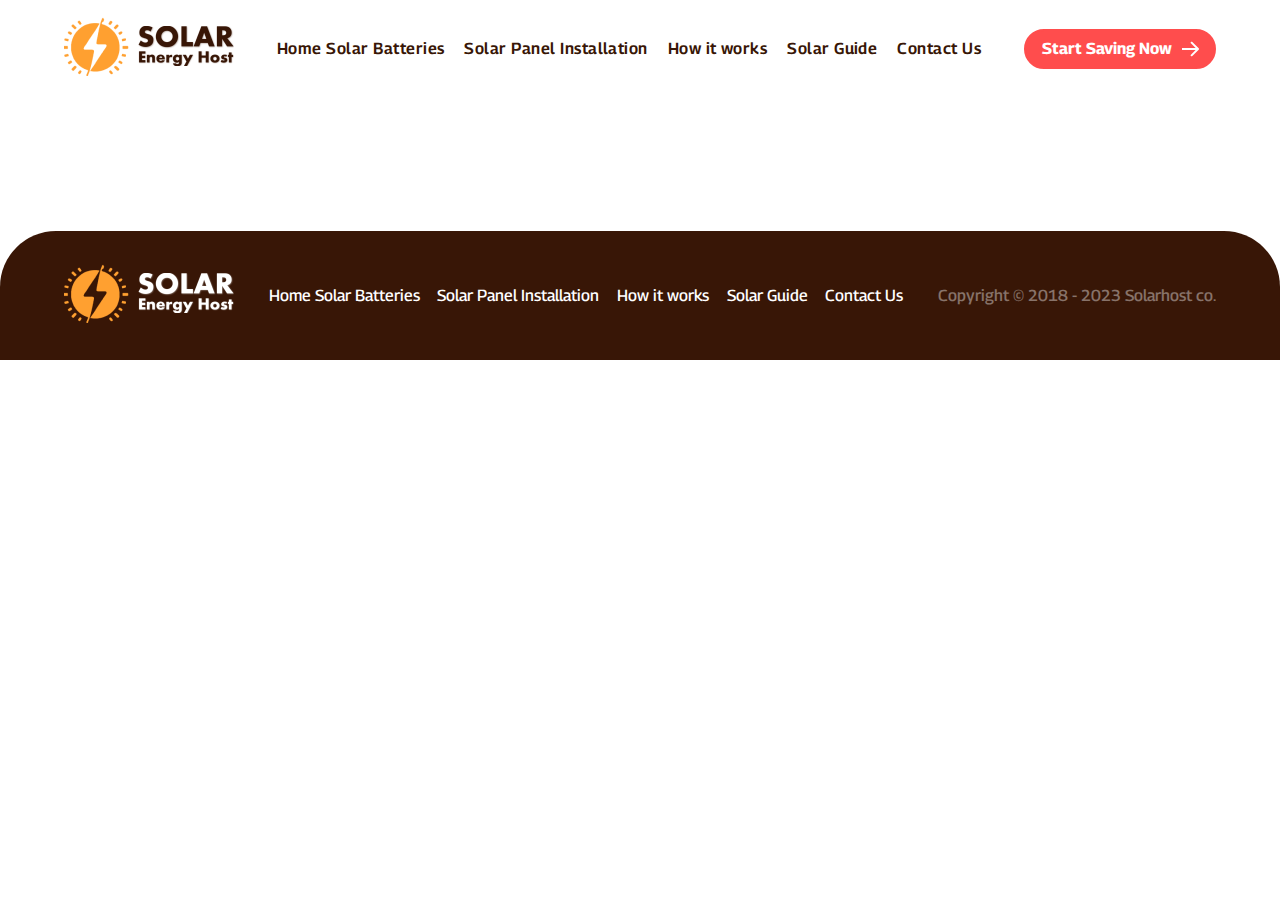
<file: form.html>
<!DOCTYPE html>
<html lang="en">

<head>
  <meta charset="UTF-8" />
  <meta name="viewport" content="width=device-width, initial-scale=1.0" />
  <link rel="stylesheet" href="assets/css/global.css" />
  <link rel="stylesheet" href="assets/css/style.css" />
  <link rel="stylesheet" href="assets/css/main.css" />
  <link rel="icon" href="assets/images/title_logo.svg" type="image/x-icon" />
  <link rel="stylesheet" href="https://unpkg.com/swiper/swiper-bundle.min.css" />
  <link rel="preconnect" href="https://fonts.gstatic.com" crossorigin>
  <link
    href="https://fonts.googleapis.com/css2?family=K2D:ital,wght@0,100;0,200;0,300;0,400;0,500;0,600;0,700;0,800;1,100;1,200;1,300;1,400;1,500;1,600;1,700;1,800&display=swap"
    rel="stylesheet">
  <link
    href="https://fonts.googleapis.com/css2?family=Georama:ital,wght@0,100..900;1,100..900&family=Inter:wght@100..900&family=K2D:ital,wght@0,100;0,200;0,300;0,400;0,500;0,600;0,700;0,800;1,100;1,200;1,300;1,400;1,500;1,600;1,700;1,800&display=swap"
    rel="stylesheet">
  <link
    href="https://fonts.googleapis.com/css2?family=Georama:ital,wght@0,100..900;1,100..900&family=K2D:ital,wght@0,100;0,200;0,300;0,400;0,500;0,600;0,700;0,800;1,100;1,200;1,300;1,400;1,500;1,600;1,700;1,800&display=swap"
    rel="stylesheet">
  <!-- <link rel="stylesheet/less" type="text/css" href="styles.less" />
    <script
      src="https://cdn.jsdelivr.net/npm/less"
      type="text/javascript"
      ></script> -->

  <script src="assets/js/script.js"></script>
  <title>Solar Energy Host</title>
</head>

<body class="reverse">
  <header>
    <div class="page-container">
      <div class="header__navbar-wrapper">
        <div class="navbar__logo-wrapper">
          <a href="index.html" class="logo-black">
            <img src="assets/images/logo-dark.png" alt="Logo Dark" />
          </a>
        </div>
        <div class="navbar__menu-wrapper">
          <ul class="navbar__menu">
            <li><a href="">Home Solar Batteries</a></li>
            <li><a href="">Solar Panel Installation</a></li>
            <li><a href="">How it works</a></li>
            <li><a href="">Solar Guide</a></li>
            <li><a href="">Contact Us</a></li>
          </ul>
        </div>
        <div class="navbar__button-wrapper">
          <button class="btn-rect">
            Start Saving Now<span class="arrow"><svg width="17" height="16" viewBox="0 0 17 16" fill="none"
                xmlns="http://www.w3.org/2000/svg">
                <path
                  d="M16.7071 8.70711C17.0976 8.31658 17.0976 7.68342 16.7071 7.29289L10.3431 0.928932C9.95262 0.538408 9.31946 0.538408 8.92893 0.928932C8.53841 1.31946 8.53841 1.95262 8.92893 2.34315L14.5858 8L8.92893 13.6569C8.53841 14.0474 8.53841 14.6805 8.92893 15.0711C9.31946 15.4616 9.95262 15.4616 10.3431 15.0711L16.7071 8.70711ZM0 9H16V7H0V9Z"
                  fill="white"></path>
              </svg>
            </span>
          </button>
        </div>
        <div class="burger-wrapper" onclick="burger()">
          <svg id="burger" width="48" height="48" viewBox="0 0 48 48" fill="none" xmlns="http://www.w3.org/2000/svg">
            <rect x="12" y="18" width="23" height="2" rx="1" fill="white"></rect>
            <rect x="12" y="23" width="23" height="2" rx="1" fill="white"></rect>
            <rect x="12" y="28" width="23" height="2" rx="1" fill="white"></rect>
          </svg>
          <svg width="48" height="48" viewBox="0 0 48 48" fill="none" xmlns="http://www.w3.org/2000/svg" id="cross">
            <rect x="14.6611" y="31.4246" width="23" height="2" rx="1" transform="rotate(-45 14.6611 31.4246)"
              fill="#381606"></rect>
            <rect x="16.0754" y="15.1611" width="23" height="2" rx="1" transform="rotate(45 16.0754 15.1611)"
              fill="#381606"></rect>
          </svg>
        </div>
        <!-- <div class="burger-cross-wrapper" style="display: none;" onclick="burger()">
        
          </div> -->
      </div>
      <div class="header__burger-menu-wrapper" id="burger-menu">
        <div class="burger__menu-wrapper">
          <ul class="burger__menu">
            <li><a href="">Home Solar Batteries</a></li>
            <li><a href="">Solar Panel Installation</a></li>
            <li><a href="">How it works</a></li>
            <li><a href="">Solar Guide</a></li>
            <li><a href="">Contact Us</a></li>
            <li>
              <button class="btn-rect burger__btn-rect">
                Start Saving Now<span class="arrow"><svg width="17" height="16" viewBox="0 0 17 16" fill="none"
                    xmlns="http://www.w3.org/2000/svg">
                    <path
                      d="M16.7071 8.70711C17.0976 8.31658 17.0976 7.68342 16.7071 7.29289L10.3431 0.928932C9.95262 0.538408 9.31946 0.538408 8.92893 0.928932C8.53841 1.31946 8.53841 1.95262 8.92893 2.34315L14.5858 8L8.92893 13.6569C8.53841 14.0474 8.53841 14.6805 8.92893 15.0711C9.31946 15.4616 9.95262 15.4616 10.3431 15.0711L16.7071 8.70711ZM0 9H16V7H0V9Z"
                      fill="white"></path>
                  </svg>
                </span>
              </button>
            </li>
          </ul>
        </div>
        <div class="navbar__button-wrapper"></div>
      </div>
    </div>
  </header>

  <section class="zipcode-wrapper">
    <div class="page-container">
      <script src="https://cdn101.profitise.com/form/run.php?p=16462703D85645C39BE45D3194FC2B1E"></script>
    </div>
  </section>

  <footer>
    <div class="footer__navbar-wrapper">
      <div class="page-container">
        <div class="navbar__logo-wrapper">
          <a href="index.html" class="logo-white">
            <img src="assets/images/logo-white.png" alt="Logo White" />
          </a>
        </div>
        <div class="navbar__menu-wrapper">
          <ul class="navbar__menu">
            <li><a href="">Home Solar Batteries</a></li>
            <li><a href="">Solar Panel Installation</a></li>
            <li><a href="">How it works</a></li>
            <li><a href="">Solar Guide</a></li>
            <li><a href="">Contact Us</a></li>
          </ul>
        </div>
        <div class="cpr-wrapper">Copyright © 2018 - 2023 Solarhost co.</div>
      </div>
    </div>
  </footer>
</body>

</html>
</file>
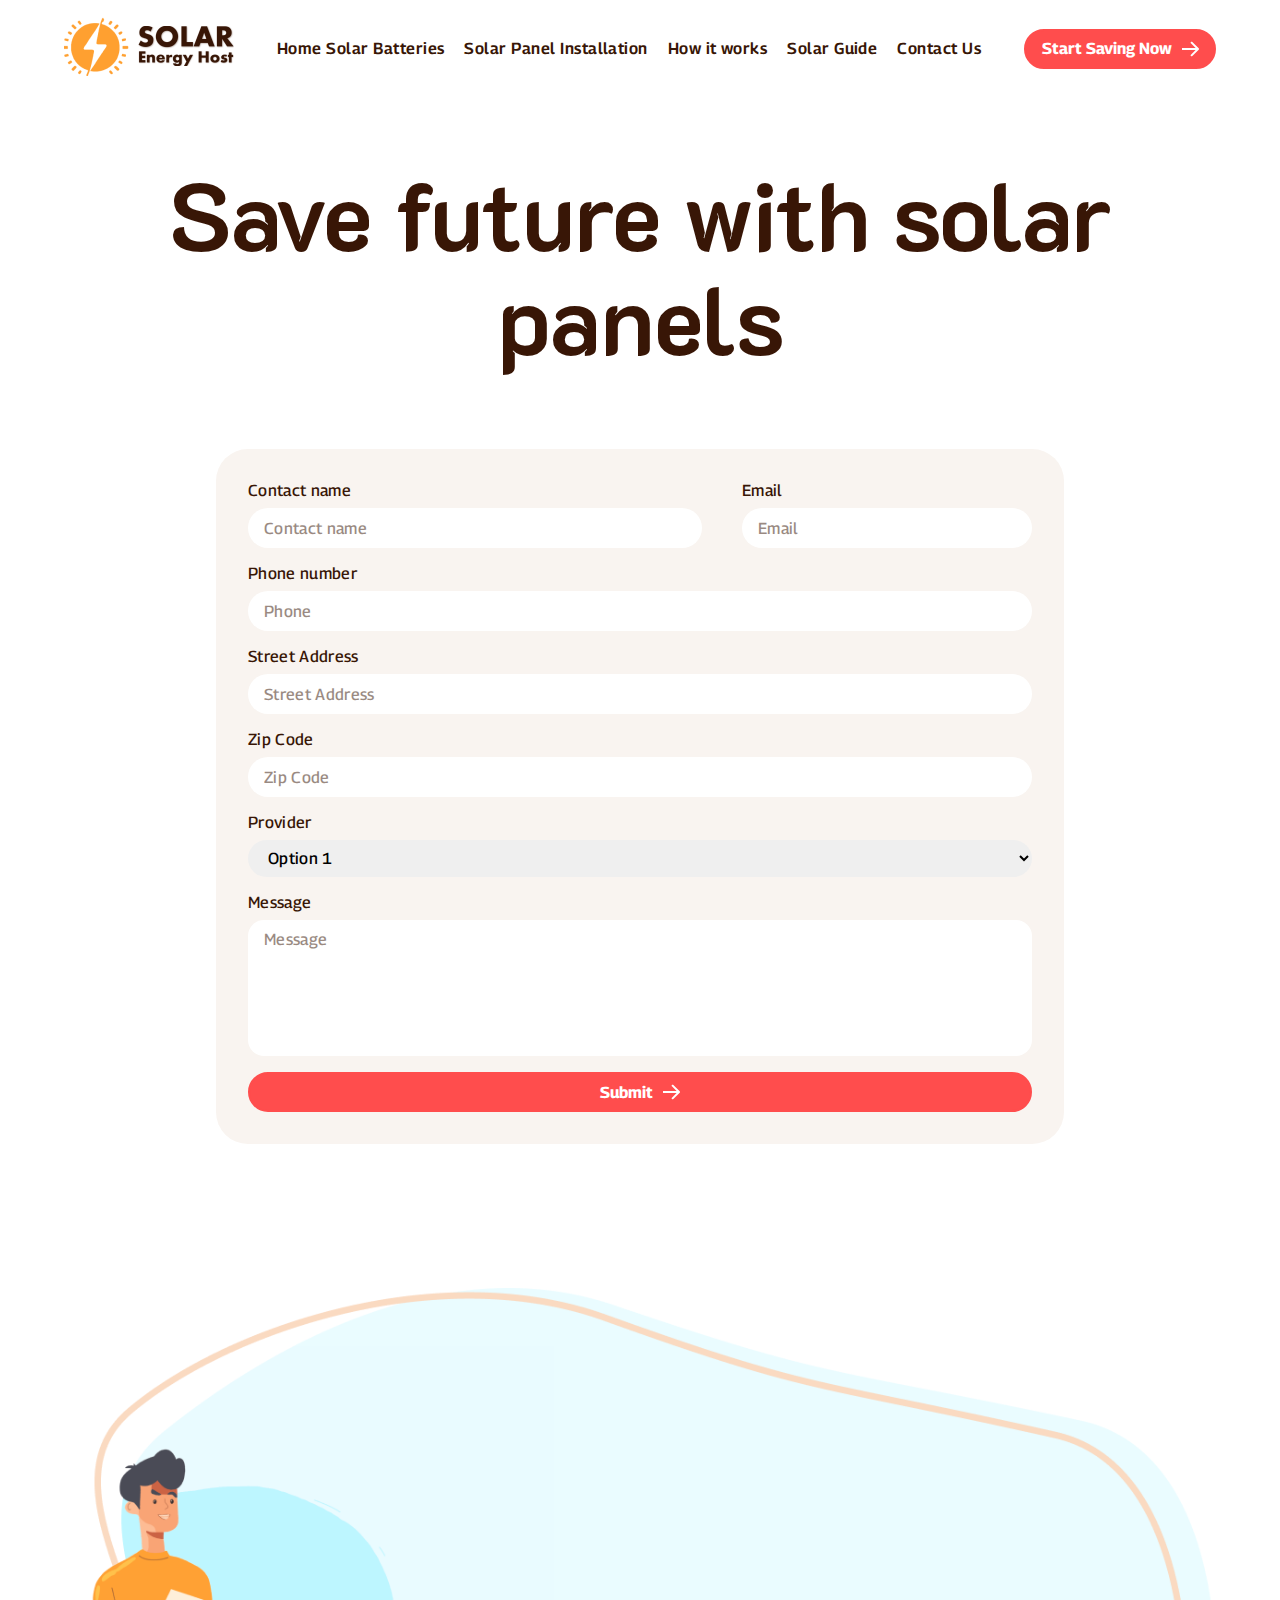
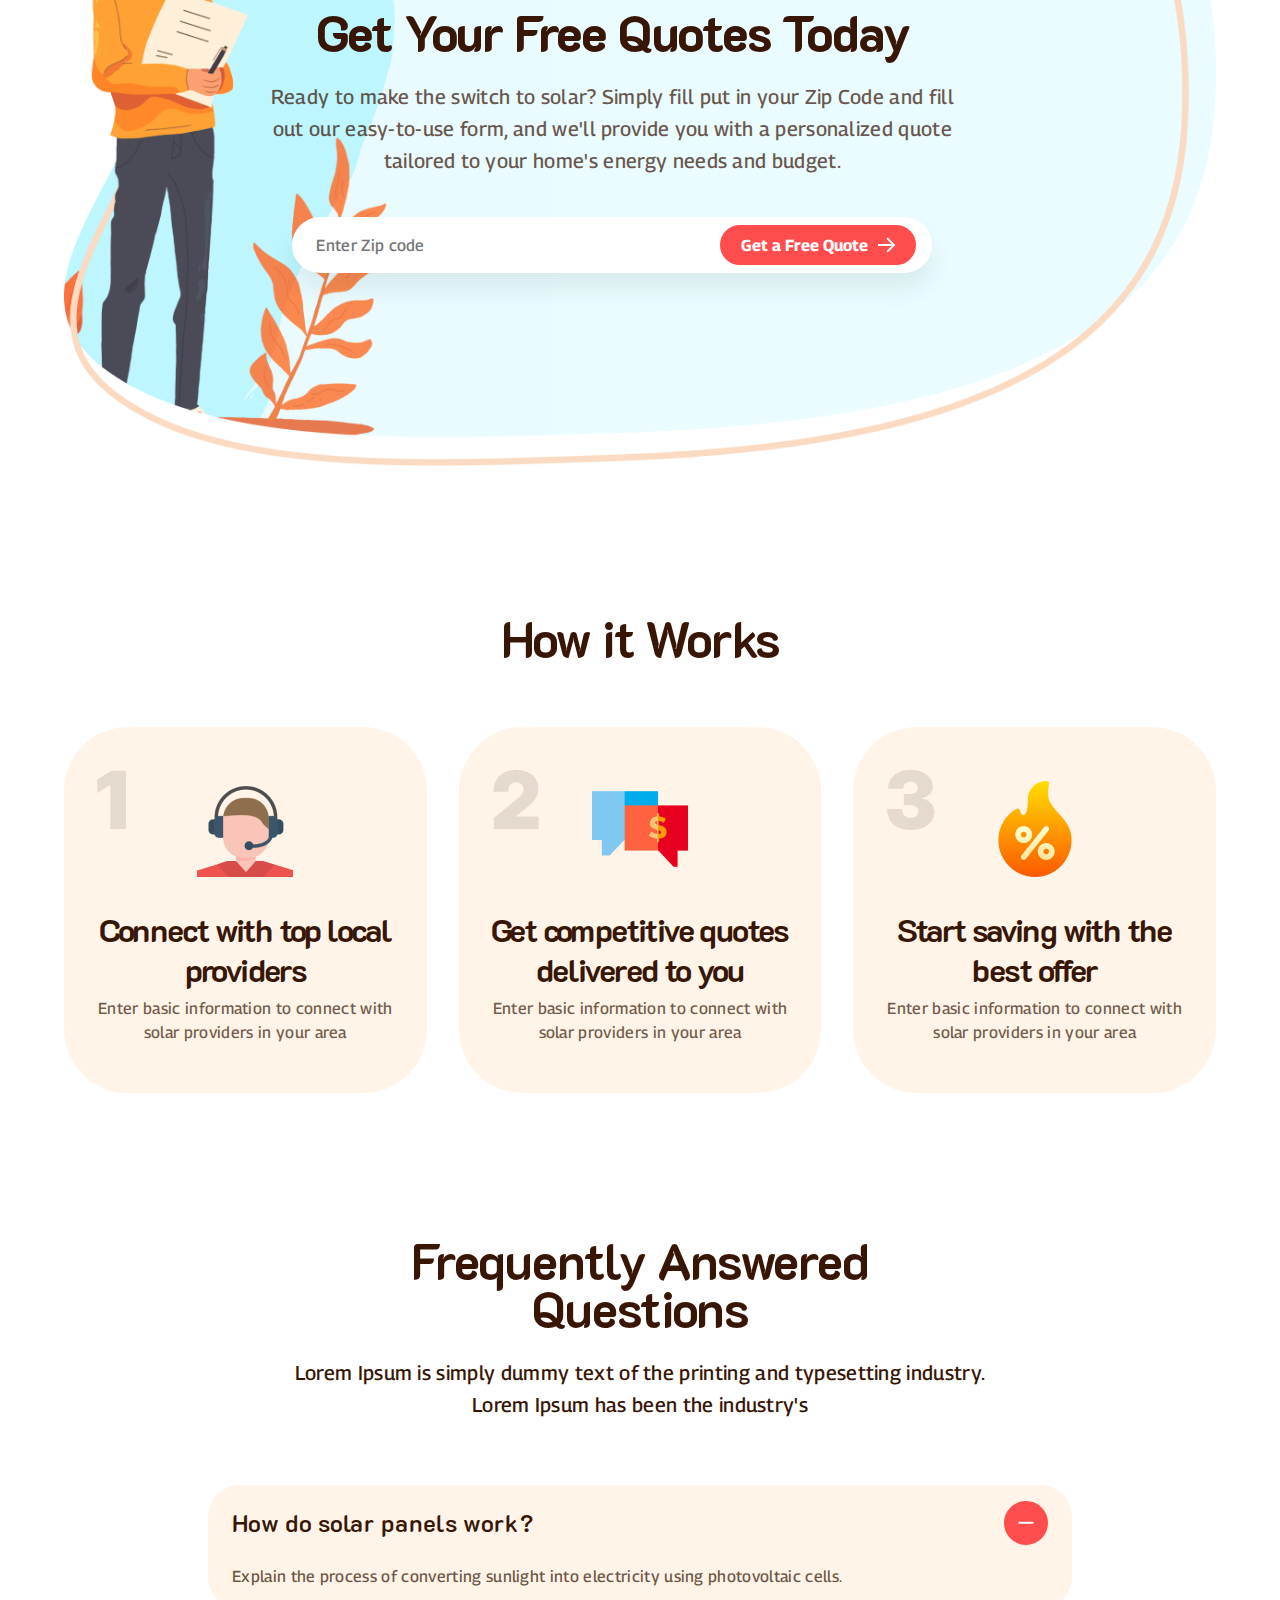
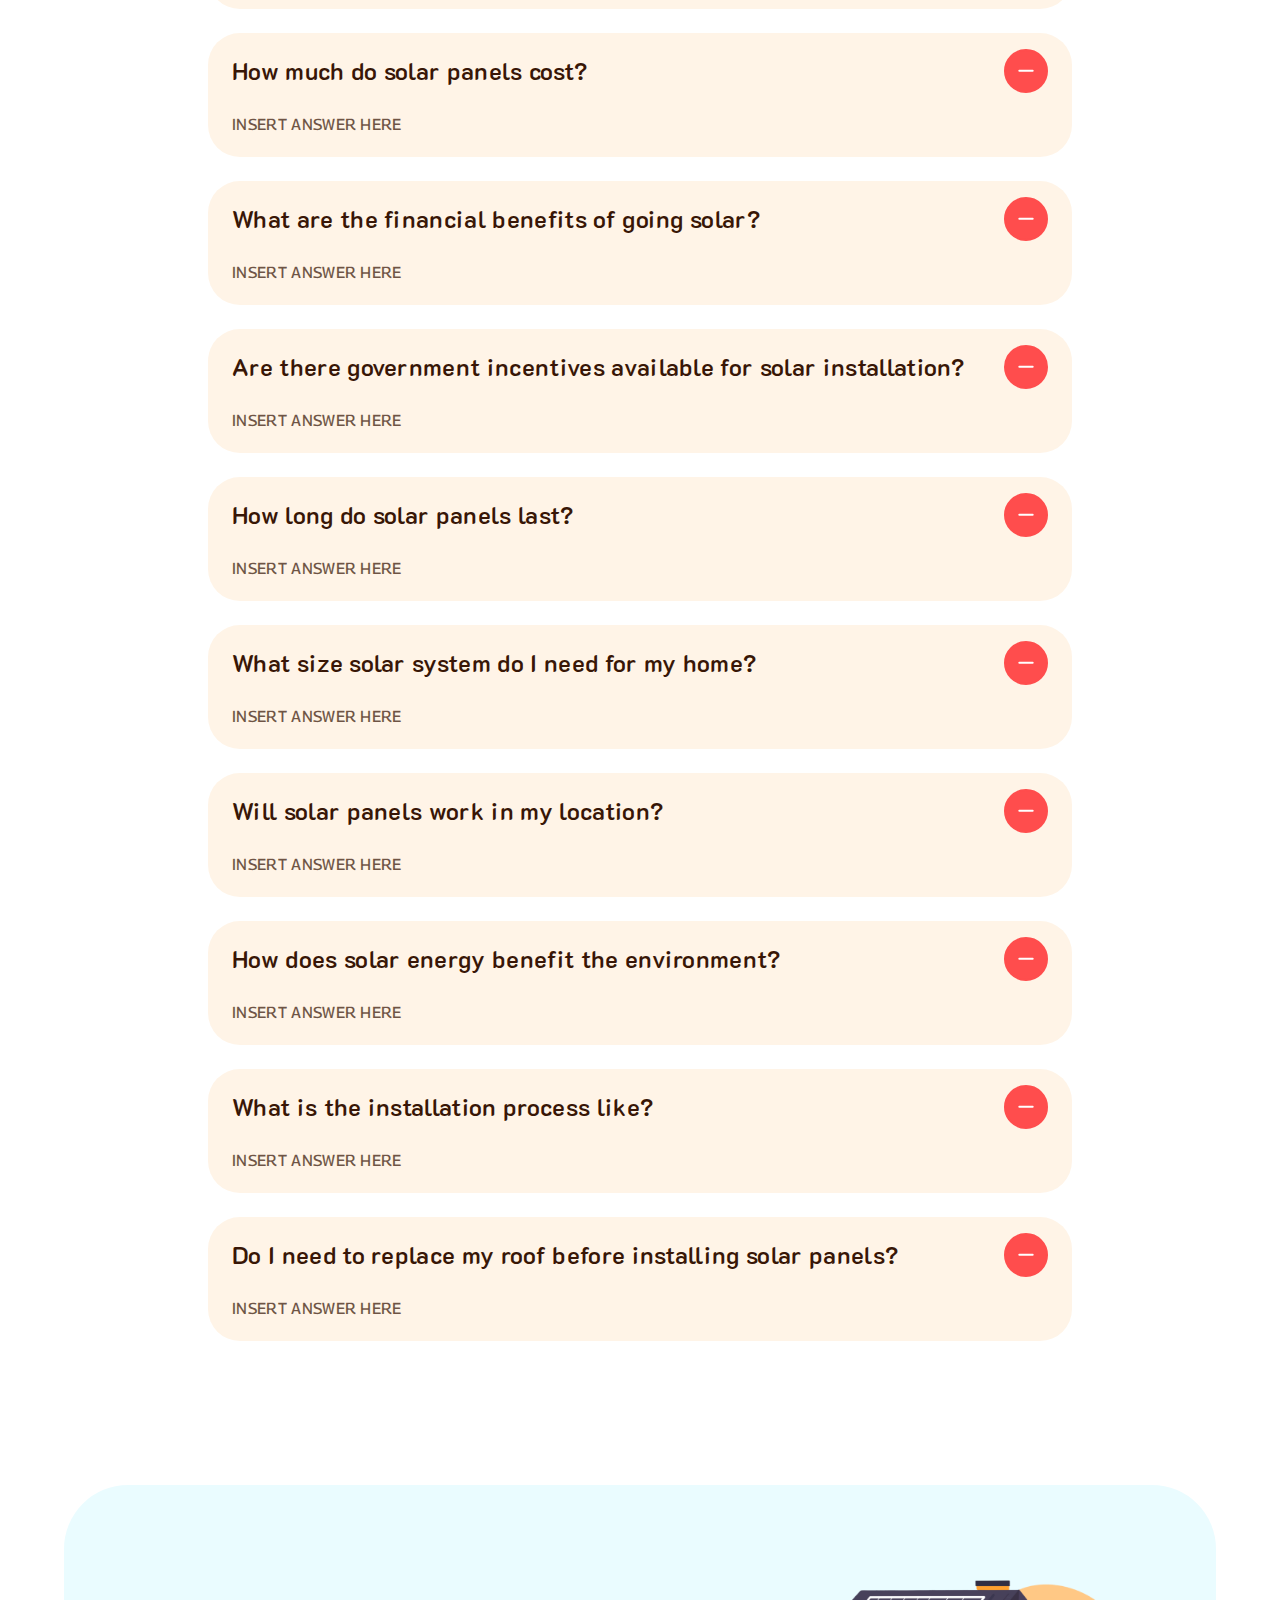
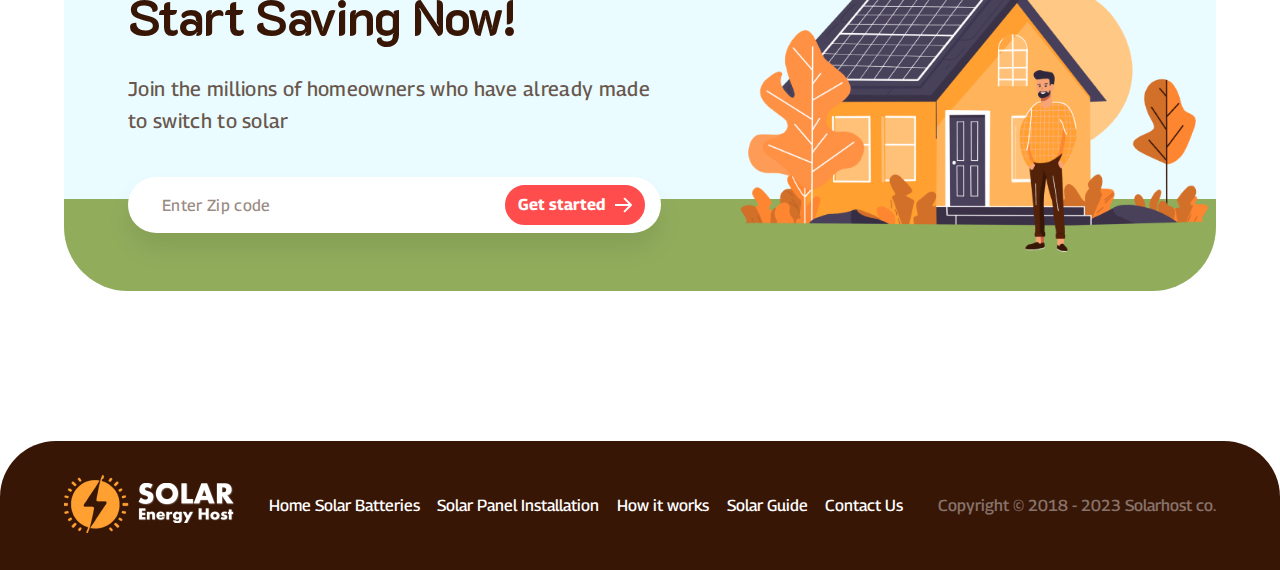
<file: get-in-touch.html>
<!DOCTYPE html>
<html lang="en">
<head>
  <meta charset="UTF-8" />
  <meta name="viewport" content="width=device-width, initial-scale=1.0" />
  <link rel="stylesheet" href="assets/css/global.css" />
  <link rel="stylesheet" href="assets/css/style.css" />
  <link rel="icon" href="assets/images/title_logo.svg" type="image/x-icon" />
  <link rel="stylesheet" href="https://unpkg.com/swiper/swiper-bundle.min.css"/>
  <link rel="preconnect" href="https://fonts.gstatic.com" crossorigin>
  <link href="https://fonts.googleapis.com/css2?family=K2D:ital,wght@0,100;0,200;0,300;0,400;0,500;0,600;0,700;0,800;1,100;1,200;1,300;1,400;1,500;1,600;1,700;1,800&display=swap" rel="stylesheet">
  <link href="https://fonts.googleapis.com/css2?family=Georama:ital,wght@0,100..900;1,100..900&family=Inter:wght@100..900&family=K2D:ital,wght@0,100;0,200;0,300;0,400;0,500;0,600;0,700;0,800;1,100;1,200;1,300;1,400;1,500;1,600;1,700;1,800&display=swap" rel="stylesheet">
  <link href="https://fonts.googleapis.com/css2?family=Georama:ital,wght@0,100..900;1,100..900&family=K2D:ital,wght@0,100;0,200;0,300;0,400;0,500;0,600;0,700;0,800;1,100;1,200;1,300;1,400;1,500;1,600;1,700;1,800&display=swap" rel="stylesheet">
    <!-- <link rel="stylesheet/less" type="text/css" href="styles.less" />
    <script
      src="https://cdn.jsdelivr.net/npm/less"
      type="text/javascript"
      ></script> -->
      <script src="assets/js/script.js"></script>
      <title>Solar Energy Host</title>
    </head>

    <body class="reverse">
      <header>
        <div class="page-container">
          <div class="header__navbar-wrapper">
            <div class="navbar__logo-wrapper">
              <a href="index.html" class="logo-black">
                <img src="assets/images/logo-dark.png" alt="Logo Dark"/>
              </a>
            </div>
            <div class="navbar__menu-wrapper">
              <ul class="navbar__menu">
                <li><a href="">Home Solar Batteries</a></li>
                <li><a href="">Solar Panel Installation</a></li>
                <li><a href="">How it works</a></li>
                <li><a href="">Solar Guide</a></li>
                <li><a href="">Contact Us</a></li>
              </ul>
            </div>
            <div class="navbar__button-wrapper">
              <button class="btn-rect">
                Start Saving Now<span class="arrow"><svg width="17" height="16" viewBox="0 0 17 16" fill="none" xmlns="http://www.w3.org/2000/svg">
                  <path d="M16.7071 8.70711C17.0976 8.31658 17.0976 7.68342 16.7071 7.29289L10.3431 0.928932C9.95262 0.538408 9.31946 0.538408 8.92893 0.928932C8.53841 1.31946 8.53841 1.95262 8.92893 2.34315L14.5858 8L8.92893 13.6569C8.53841 14.0474 8.53841 14.6805 8.92893 15.0711C9.31946 15.4616 9.95262 15.4616 10.3431 15.0711L16.7071 8.70711ZM0 9H16V7H0V9Z" fill="white"></path>
                </svg>
              </span>
            </button>
          </div>
          <div class="burger-wrapper" onclick="burger()">
            <svg id="burger" width="48" height="48" viewBox="0 0 48 48" fill="none" xmlns="http://www.w3.org/2000/svg">
              <rect x="12" y="18" width="23" height="2" rx="1" fill="white"></rect>
              <rect x="12" y="23" width="23" height="2" rx="1" fill="white"></rect>
              <rect x="12" y="28" width="23" height="2" rx="1" fill="white"></rect>
            </svg>
            <svg width="48" height="48" viewBox="0 0 48 48" fill="none" xmlns="http://www.w3.org/2000/svg" id="cross">
              <rect x="14.6611" y="31.4246" width="23" height="2" rx="1" transform="rotate(-45 14.6611 31.4246)" fill="#381606"></rect>
              <rect x="16.0754" y="15.1611" width="23" height="2" rx="1" transform="rotate(45 16.0754 15.1611)" fill="#381606"></rect>
            </svg>
          </div>
          <!-- <div class="burger-cross-wrapper" style="display: none;" onclick="burger()">
        
          </div> -->
        </div>
        <div class="header__burger-menu-wrapper" id="burger-menu">
          <div class="burger__menu-wrapper">
            <ul class="burger__menu">
              <li><a href="">Home Solar Batteries</a></li>
              <li><a href="">Solar Panel Installation</a></li>
              <li><a href="">How it works</a></li>
              <li><a href="">Solar Guide</a></li>
              <li><a href="">Contact Us</a></li>
              <li>
                <button class="btn-rect burger__btn-rect">
                  Start Saving Now<span class="arrow"><svg width="17" height="16" viewBox="0 0 17 16" fill="none" xmlns="http://www.w3.org/2000/svg">
                    <path d="M16.7071 8.70711C17.0976 8.31658 17.0976 7.68342 16.7071 7.29289L10.3431 0.928932C9.95262 0.538408 9.31946 0.538408 8.92893 0.928932C8.53841 1.31946 8.53841 1.95262 8.92893 2.34315L14.5858 8L8.92893 13.6569C8.53841 14.0474 8.53841 14.6805 8.92893 15.0711C9.31946 15.4616 9.95262 15.4616 10.3431 15.0711L16.7071 8.70711ZM0 9H16V7H0V9Z" fill="white"></path>
                  </svg>
                </span>
              </button>
            </li>
          </ul>
        </div>
        <div class="navbar__button-wrapper"></div>
      </div>
    </div>
  </header>

  <section class="contact-form">
    <div class="page-container">
      <div class="contact-form__title">
        <h1>Save future with solar panels</h1>
      </div>
      <div class="contact-form__form">
        <form action="">
          <ul class="form-wrapper">
            <li class="form__form-label">
              <label for="name">Contact name</label>
              <input type="text" name="name" placeholder="Contact name">
            </li>
            <li class="form__form-label">
              <label for="email">Email</label>
              <input type="text" name="email" placeholder="Email">
            </li>
            <li class="form__form-label">
              <label for="phone_number">Phone number</label>
              <input type="text" name="phone_number" placeholder="Phone">
            </li>
            <li class="form__form-label">
              <label for="street_address">Street Address</label>
              <input type="text" name="street_address" placeholder="Street Address">
            </li>
            <li class="form__form-label">
              <label for="zip_code">Zip Code</label>
              <input type="text" name="zip_code" placeholder="Zip Code">
            </li>
            <li class="form__form-label">
              <label for="provider">Provider</label>
              <select name="provider" id="Provider">
                <option value="Option 1">Option 1</option>
                <option value="Others">Others</option>
              </select>
            </li>
            <li class="form__form-label">
              <label for="message">Message</label>
              <textarea type="text" name="message" placeholder="Message"></textarea>
            </li>
            <li class="form__form-label submit-btn">
              <button class="btn-rect">
                Submit<span class="arrow"><svg width="17" height="16" viewBox="0 0 17 16" fill="none"
                    xmlns="http://www.w3.org/2000/svg">
                    <path
                      d="M16.7071 8.70711C17.0976 8.31658 17.0976 7.68342 16.7071 7.29289L10.3431 0.928932C9.95262 0.538408 9.31946 0.538408 8.92893 0.928932C8.53841 1.31946 8.53841 1.95262 8.92893 2.34315L14.5858 8L8.92893 13.6569C8.53841 14.0474 8.53841 14.6805 8.92893 15.0711C9.31946 15.4616 9.95262 15.4616 10.3431 15.0711L16.7071 8.70711ZM0 9H16V7H0V9Z"
                      fill="white"></path>
                  </svg>
                </span>
              </button>
            </li>
          </ul>
        </form>
      </div>
    </div>
  </section>
  <section class="quote-wrapper">
    <div class="quote--vector-image">
      <img src="assets/images/vector-top.png" alt="Top-Image">
    </div>
    <div class="quote-container">
      <div class="page-container">
        <div class="quote--bg-image">
          <img src="assets/images/quotes-bg-desktop.png" alt="Boy holding paper">
  
          <div class="quote--content">
            <h2>Get Your Free Quotes Today</h2>
            <p>Ready to make the switch to solar? Simply fill put in your Zip Code and fill out our&nbsp;easy-to-use form, and we'll provide you with a personalized quote tailored to your home's energy needs and budget.</p>
            <form action="/form.html" method="get">
              <div class="zipcode-wrap">
                <input type="text" name="zip" placeholder="Enter Zip code" id="">
                <button type="submit" class="btn-rect">
                  Get a Free Quote<span class="arrow"><svg width="17" height="16" viewBox="0 0 17 16" fill="none" xmlns="http://www.w3.org/2000/svg">
                  <path d="M16.7071 8.70711C17.0976 8.31658 17.0976 7.68342 16.7071 7.29289L10.3431 0.928932C9.95262 0.538408 9.31946 0.538408 8.92893 0.928932C8.53841 1.31946 8.53841 1.95262 8.92893 2.34315L14.5858 8L8.92893 13.6569C8.53841 14.0474 8.53841 14.6805 8.92893 15.0711C9.31946 15.4616 9.95262 15.4616 10.3431 15.0711L16.7071 8.70711ZM0 9H16V7H0V9Z" fill="white"></path>
                </svg>
              </span>
            </button>
          </div>
        </form>
            <div class="mobile-image">
              <img src="assets/images/quote-bg-mobile.png" alt="Mobile image">
            </div>
          </div>
        </div>
        
      </div>
    </div>
    <div class="quote--vector-image">
      <img src="assets/images/vector-btm.png" alt="Bottom-Image">
    </div>
  </section>

<section class="solar-energy-wrapper">
  <div class="page-container">
   <div class="content-info-work">
    <h2>How it Works</h2>
    <div class="container-boxes">
      <div class="box">
       <div class="num-wrapper">
         <div class="num">
           <span>1</span>
         </div>
         <div class="icon-wrap">
          <img src="assets/images/icon-connect.png" alt="">      
        </div>   
       </div>
       <div class="box-info">
         <h3>Connect with top local providers</h3>
         <p>Enter basic information to connect with solar providers in your area</p>
       </div>
     </div>
     <div class="box">
       <div class="num-wrapper">
         <div class="num">
           <span>2</span>
         </div>
         <div class="icon-wrap">
          <img src="assets/images/icon-quotes.png" alt="">      
        </div> 
      </div>
      <h3>Get competitive quotes delivered to you</h3>
      <p>Enter basic information to connect with solar providers in your area</p>
    </div>
    <div class="box">
     <div class="num-wrapper">
       <div class="num">
         <span>3</span>
       </div>
       <div class="icon-wrap">
        <img src="assets/images/icon-saving.png" alt="">      
      </div> 
     </div>
     <h3>Start saving with the 
     best offer</h3>
     <p>Enter basic information to connect with solar providers in your area</p>
   </div>
 </div>
</div>

</div>
</section>

<section class="faq-wrapper">
  <div class="page-container">
    <div class="faq__info">
      <h2 class="faq__title">Frequently Answered<br />Questions</h2>
      <p class="faq__subtitle">
        Lorem Ipsum is simply dummy text of the printing and typesetting
        industry. <br />
        Lorem Ipsum has been the industry's
      </p>
    </div>
    <div class="faq__list-wrapper">
      <ul class="faq__list">
        <li class="faq__item">
          <div class="list__qn">
            <p>How do solar panels work?</p>
            <button class="btn-circle" id="btn1">
              <svg
              width="16"
              height="16"
              viewBox="0 0 16 16"
              fill="none"
              xmlns="http://www.w3.org/2000/svg"
              >
              <path
              class="vertical-path"
              d="M8.22156 1.35596V14.6893"
              stroke="white"
              stroke-width="2"
              stroke-linecap="round"
              />
              <path
              d="M1.33899 7.78125H14.6723"
              stroke="white"
              stroke-width="2"
              stroke-linecap="round"
              />
            </svg>
          </button>
        </div>
        <div class="list__ans">
          <p>
            Explain the process of converting sunlight into electricity
            using photovoltaic cells.
          </p>
        </div>
      </li>
      <li class="faq__item">
        <div class="list__qn">
          <p>How much do solar panels cost?</p>
          <button class="btn-circle" id="btn1">
            <svg
            width="16"
            height="16"
            viewBox="0 0 16 16"
            fill="none"
            xmlns="http://www.w3.org/2000/svg"
            >
            <path
            class="vertical-path"
            d="M8.22156 1.35596V14.6893"
            stroke="white"
            stroke-width="2"
            stroke-linecap="round"
            />
            <path
            d="M1.33899 7.78125H14.6723"
            stroke="white"
            stroke-width="2"
            stroke-linecap="round"
            />
          </svg>
        </button>
      </div>
      <div class="list__ans">
        <p>INSERT ANSWER HERE</p>
      </div>
    </li>
    <li class="faq__item">
      <div class="list__qn">
        <p>What are the financial benefits of going solar?</p>
        <button class="btn-circle" id="btn1">
          <svg
          width="16"
          height="16"
          viewBox="0 0 16 16"
          fill="none"
          xmlns="http://www.w3.org/2000/svg"
          >
          <path
          class="vertical-path"
          d="M8.22156 1.35596V14.6893"
          stroke="white"
          stroke-width="2"
          stroke-linecap="round"
          />
          <path
          d="M1.33899 7.78125H14.6723"
          stroke="white"
          stroke-width="2"
          stroke-linecap="round"
          />
        </svg>
      </button>
    </div>
    <div class="list__ans">
      <p>INSERT ANSWER HERE</p>
    </div>
  </li>
  <li class="faq__item">
    <div class="list__qn">
      <p>
        Are there government incentives available for solar
        installation?
      </p>
      <button class="btn-circle" id="btn1">
        <svg
        width="16"
        height="16"
        viewBox="0 0 16 16"
        fill="none"
        xmlns="http://www.w3.org/2000/svg"
        >
        <path
        class="vertical-path"
        d="M8.22156 1.35596V14.6893"
        stroke="white"
        stroke-width="2"
        stroke-linecap="round"
        />
        <path
        d="M1.33899 7.78125H14.6723"
        stroke="white"
        stroke-width="2"
        stroke-linecap="round"
        />
      </svg>
    </button>
  </div>
  <div class="list__ans">
    <p>INSERT ANSWER HERE</p>
  </div>
</li>
<li class="faq__item">
  <div class="list__qn">
    <p>How long do solar panels last?</p>
    <button class="btn-circle" id="btn1">
      <svg
      width="16"
      height="16"
      viewBox="0 0 16 16"
      fill="none"
      xmlns="http://www.w3.org/2000/svg"
      >
      <path
      class="vertical-path"
      d="M8.22156 1.35596V14.6893"
      stroke="white"
      stroke-width="2"
      stroke-linecap="round"
      />
      <path
      d="M1.33899 7.78125H14.6723"
      stroke="white"
      stroke-width="2"
      stroke-linecap="round"
      />
    </svg>
  </button>
</div>
<div class="list__ans">
  <p>INSERT ANSWER HERE</p>
</div>
</li>
<li class="faq__item">
  <div class="list__qn">
    <p>What size solar system do I need for my home?</p>
    <button class="btn-circle" id="btn1">
      <svg
      width="16"
      height="16"
      viewBox="0 0 16 16"
      fill="none"
      xmlns="http://www.w3.org/2000/svg"
      >
      <path
      class="vertical-path"
      d="M8.22156 1.35596V14.6893"
      stroke="white"
      stroke-width="2"
      stroke-linecap="round"
      />
      <path
      d="M1.33899 7.78125H14.6723"
      stroke="white"
      stroke-width="2"
      stroke-linecap="round"
      />
    </svg>
  </button>
</div>
<div class="list__ans">
  <p>INSERT ANSWER HERE</p>
</div>
</li>
<li class="faq__item">
  <div class="list__qn">
    <p>Will solar panels work in my location?</p>
    <button class="btn-circle" id="btn1">
      <svg
      width="16"
      height="16"
      viewBox="0 0 16 16"
      fill="none"
      xmlns="http://www.w3.org/2000/svg"
      >
      <path
      class="vertical-path"
      d="M8.22156 1.35596V14.6893"
      stroke="white"
      stroke-width="2"
      stroke-linecap="round"
      />
      <path
      d="M1.33899 7.78125H14.6723"
      stroke="white"
      stroke-width="2"
      stroke-linecap="round"
      />
    </svg>
  </button>
</div>
<div class="list__ans">
  <p>INSERT ANSWER HERE</p>
</div>
</li>
<li class="faq__item">
  <div class="list__qn">
    <p>How does solar energy benefit the environment?</p>
    <button class="btn-circle" id="btn1">
      <svg
      width="16"
      height="16"
      viewBox="0 0 16 16"
      fill="none"
      xmlns="http://www.w3.org/2000/svg"
      >
      <path
      class="vertical-path"
      d="M8.22156 1.35596V14.6893"
      stroke="white"
      stroke-width="2"
      stroke-linecap="round"
      />
      <path
      d="M1.33899 7.78125H14.6723"
      stroke="white"
      stroke-width="2"
      stroke-linecap="round"
      />
    </svg>
  </button>
</div>
<div class="list__ans">
  <p>INSERT ANSWER HERE</p>
</div>
</li>
<li class="faq__item">
  <div class="list__qn">
    <p>What is the installation process like?</p>
    <button class="btn-circle" id="btn1">
      <svg
      width="16"
      height="16"
      viewBox="0 0 16 16"
      fill="none"
      xmlns="http://www.w3.org/2000/svg"
      >
      <path
      class="vertical-path"
      d="M8.22156 1.35596V14.6893"
      stroke="white"
      stroke-width="2"
      stroke-linecap="round"
      />
      <path
      d="M1.33899 7.78125H14.6723"
      stroke="white"
      stroke-width="2"
      stroke-linecap="round"
      />
    </svg>
  </button>
</div>
<div class="list__ans">
  <p>INSERT ANSWER HERE</p>
</div>
</li>
<li class="faq__item">
  <div class="list__qn">
    <p>
      Do I need to replace my roof before installing solar panels?
    </p>
    <button class="btn-circle" id="btn1">
      <svg
      width="16"
      height="16"
      viewBox="0 0 16 16"
      fill="none"
      xmlns="http://www.w3.org/2000/svg"
      >
      <path
      class="vertical-path"
      d="M8.22156 1.35596V14.6893"
      stroke="white"
      stroke-width="2"
      stroke-linecap="round"
      />
      <path
      d="M1.33899 7.78125H14.6723"
      stroke="white"
      stroke-width="2"
      stroke-linecap="round"
      />
    </svg>
  </button>
</div>
<div class="list__ans">
  <p>INSERT ANSWER HERE</p>
</div>
</li>
</ul>
</div>
</div>
</section>

<section class="saving-wrapper">
  <div class="page-container">
    <div class="contain-start-over">
      <div class="contain-wrapper">
        <div class="contain-saving-header">
          <div class="saving-header">
           <h2>Start Saving Now!</h2>
           <p>Join the millions of homeowners who have already made to switch to solar</p>
         </div>
        <form action="/form.html" method="get">
          <div class="zipcode-wrap">
            <input type="text" name="zip" placeholder="Enter Zip code" id="">
            <button type="submit" class="btn-rect">
              Get started<span class="arrow"><svg width="17" height="16" viewBox="0 0 17 16" fill="none" xmlns="http://www.w3.org/2000/svg">
              <path d="M16.7071 8.70711C17.0976 8.31658 17.0976 7.68342 16.7071 7.29289L10.3431 0.928932C9.95262 0.538408 9.31946 0.538408 8.92893 0.928932C8.53841 1.31946 8.53841 1.95262 8.92893 2.34315L14.5858 8L8.92893 13.6569C8.53841 14.0474 8.53841 14.6805 8.92893 15.0711C9.31946 15.4616 9.95262 15.4616 10.3431 15.0711L16.7071 8.70711ZM0 9H16V7H0V9Z" fill="white"></path>
            </svg>
          </span>
        </button>
      </div>
    </form>
      </div>  
      <div class="image-info">
        <img src="assets/images/start-saving-now.png" alt="image of house and man">
      </div>
    </div>
  </div>
</div>
</section>
<footer>
  <div class="footer__navbar-wrapper">
    <div class="page-container">
      <div class="navbar__logo-wrapper">
        <a href="index.html" class="logo">
          <img src="assets/images/logo-white.png" alt="Logo White"/>
         </a>
      </div>
      <div class="navbar__menu-wrapper">
        <ul class="navbar__menu">
          <li><a href="">Home Solar Batteries</a></li>
          <li><a href="">Solar Panel Installation</a></li>
          <li><a href="">How it works</a></li>
          <li><a href="">Solar Guide</a></li>
          <li><a href="">Contact Us</a></li>
        </ul>
      </div>
      <div class="cpr-wrapper">Copyright © 2018 - 2023 Solarhost co.</div>
    </div>
  </div>
</footer>

<script src="https://unpkg.com/swiper/swiper-bundle.min.js"></script>
<script>
  var swiper = new Swiper(".swiper-container", {
    slidesPerView: 5,
    spaceBetween: 10,
    loop: true,
    autoplay: {
      delay: 2500,
      disableOnInteraction: false,
      reverseDirection: true,
    },
    on: {
      init: function () {
        var swiper = this;
        swiper.autoplay.stop();
        setTimeout(function () {
          swiper.autoplay.start();
          swiper.autoplay.running = true;
          swiper.params.autoplay.reverseDirection = true;
        }, 0);
      },
    },
  });

  swiper.on("autoplay", function () {
    if (swiper.params.autoplay.reverseDirection) {
      swiper.slidePrev();
    }
  });
</script>
</body>
</html>
</file>
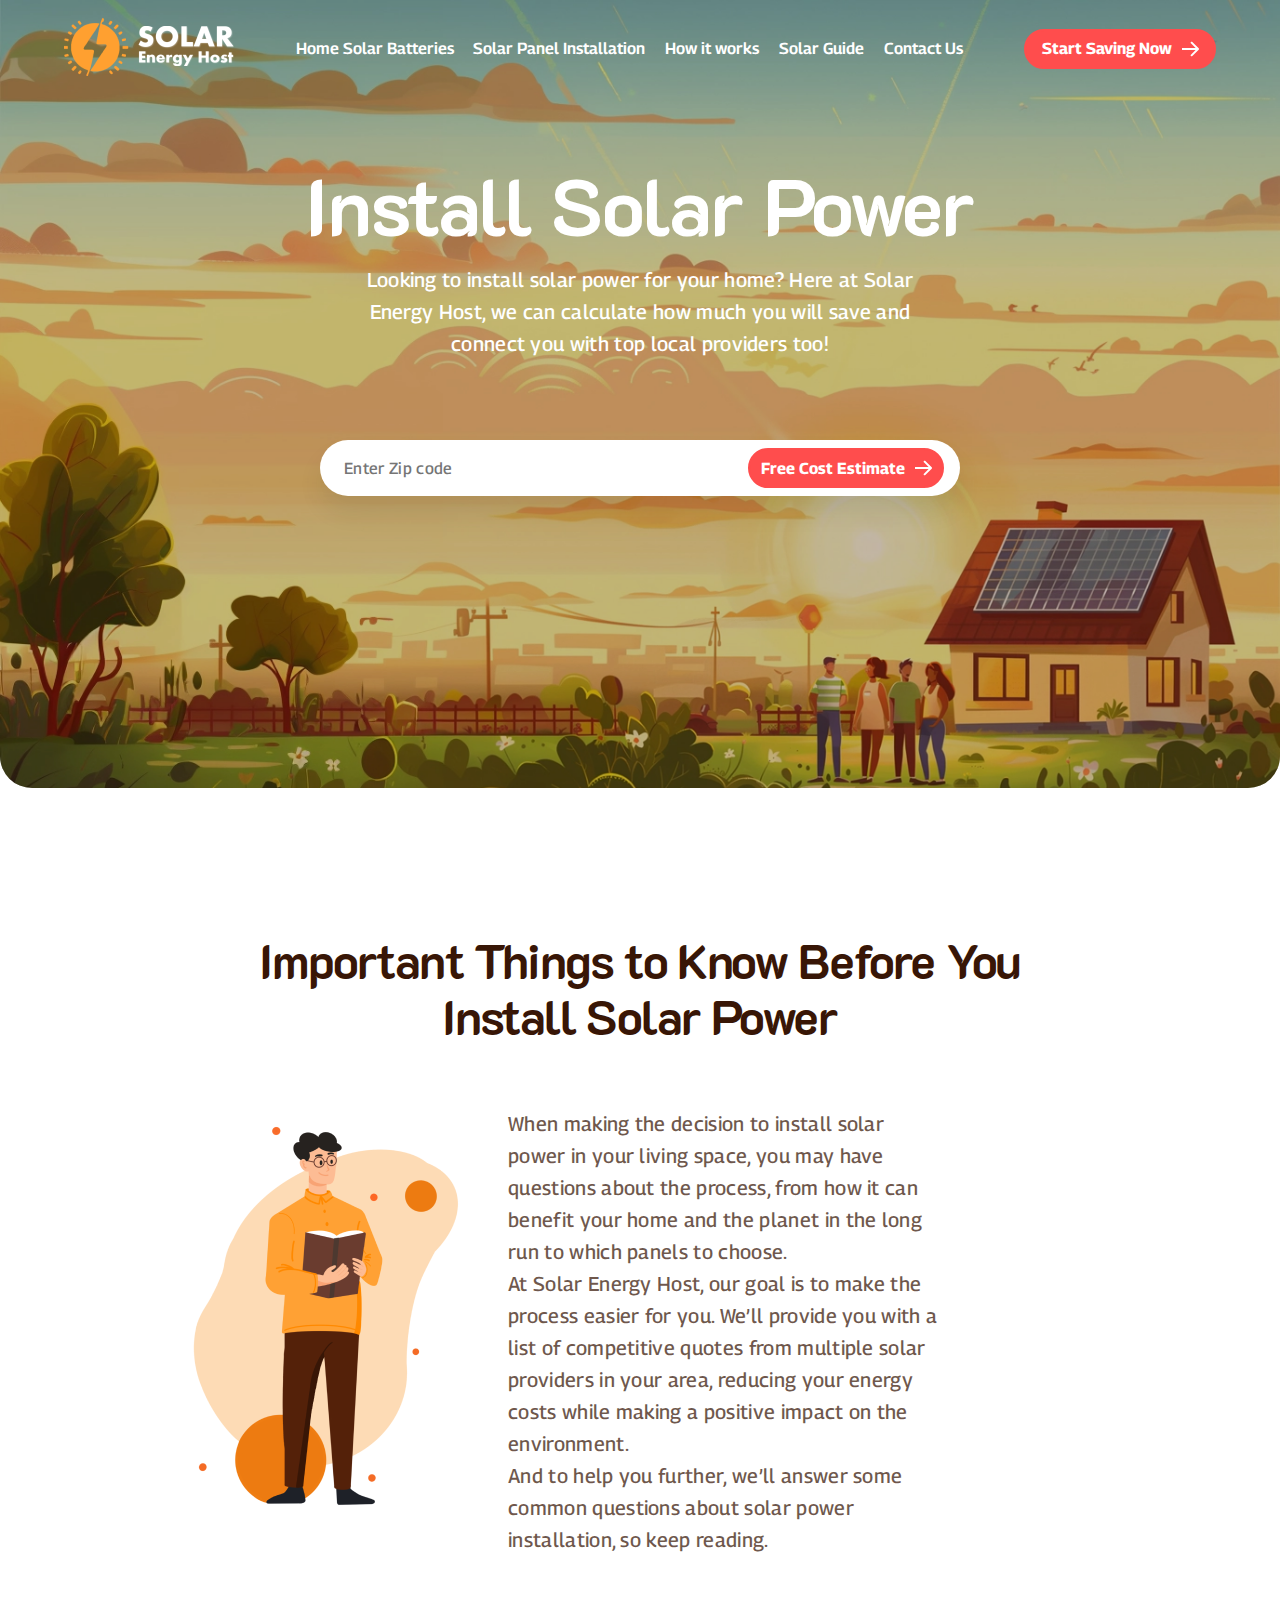
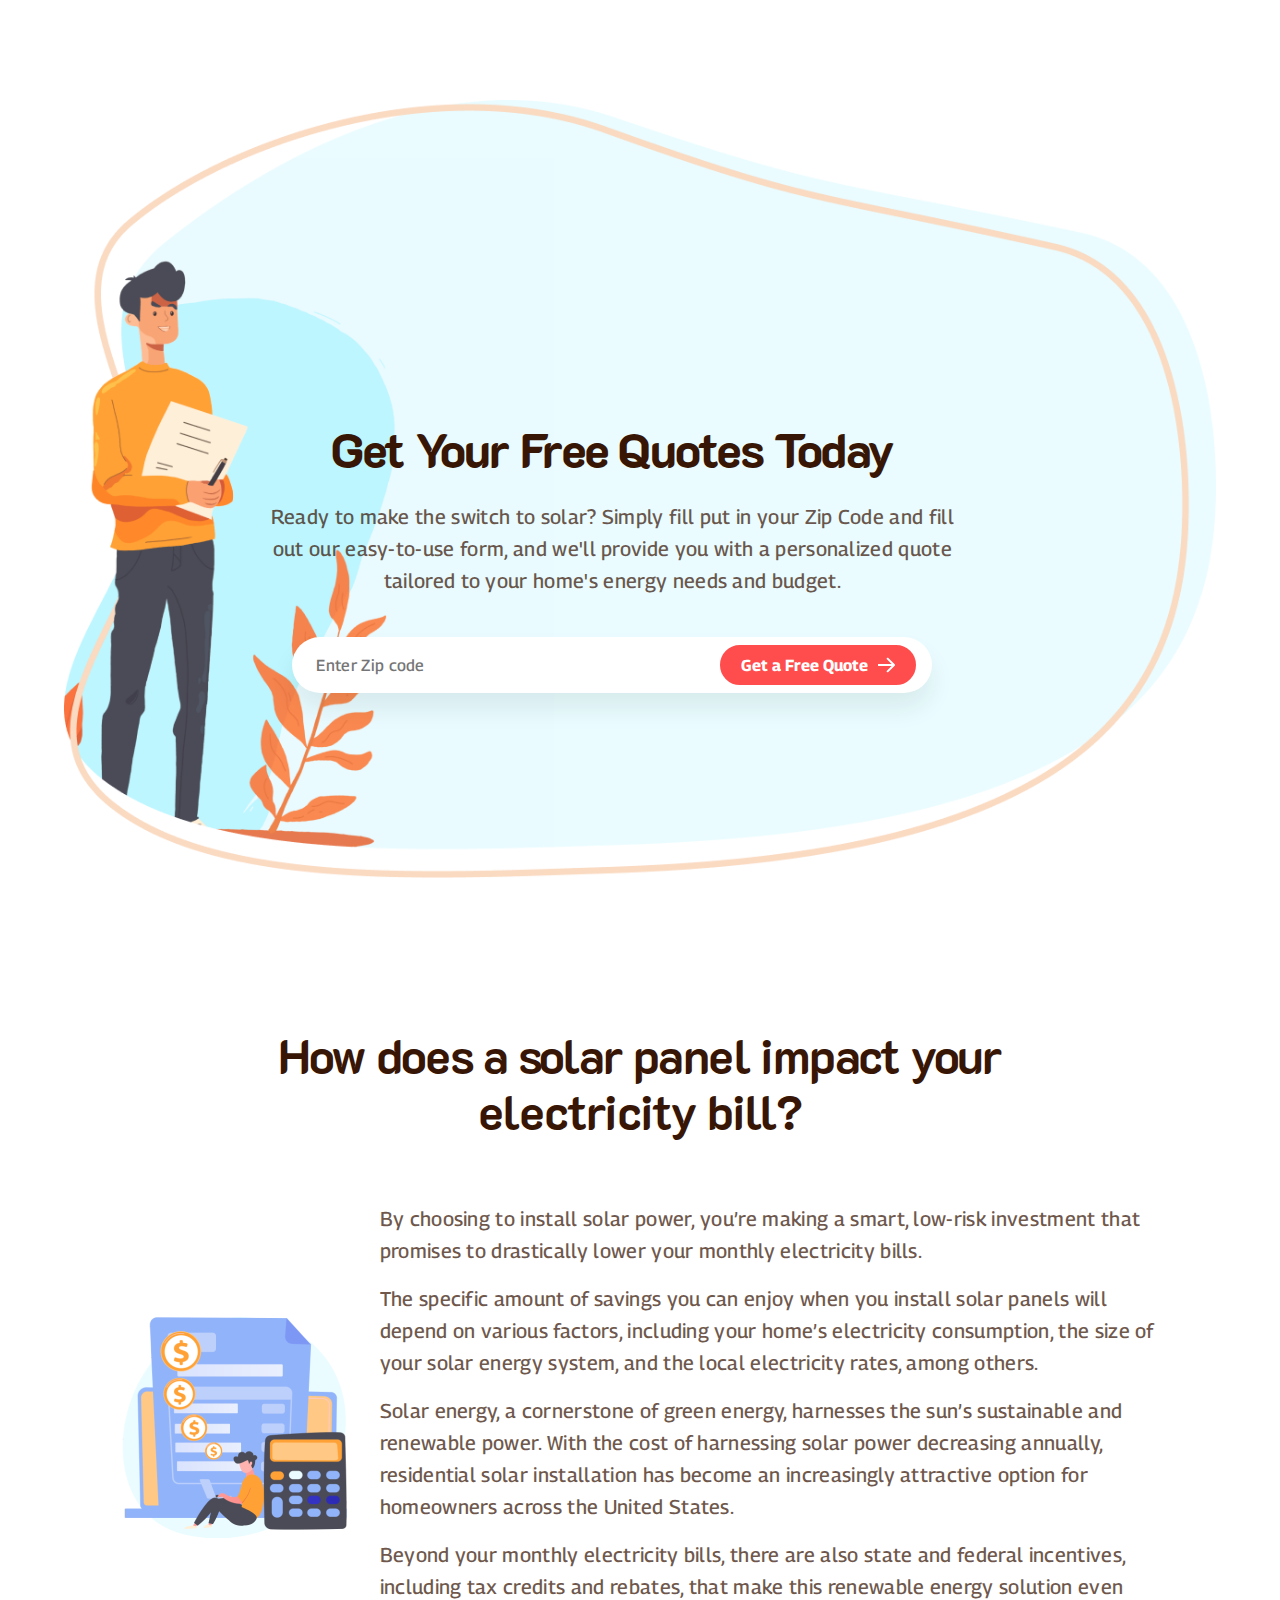
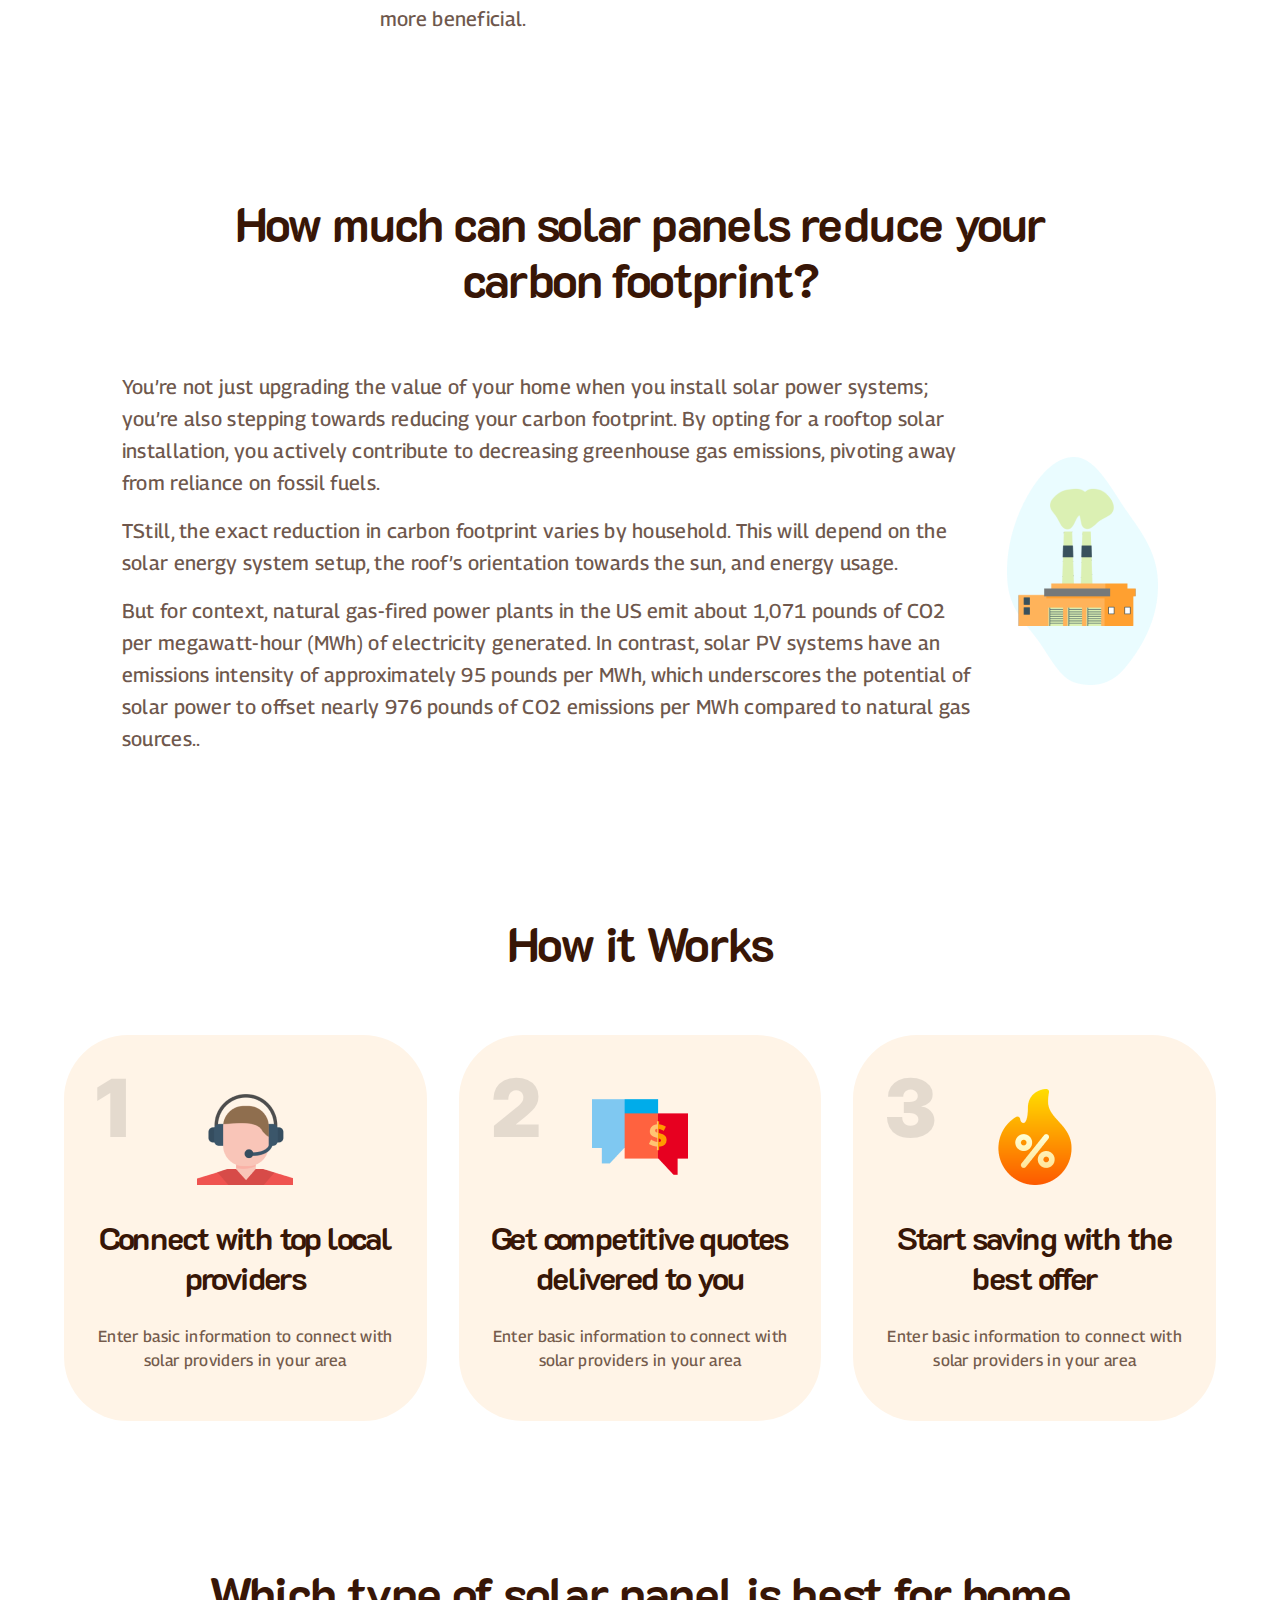
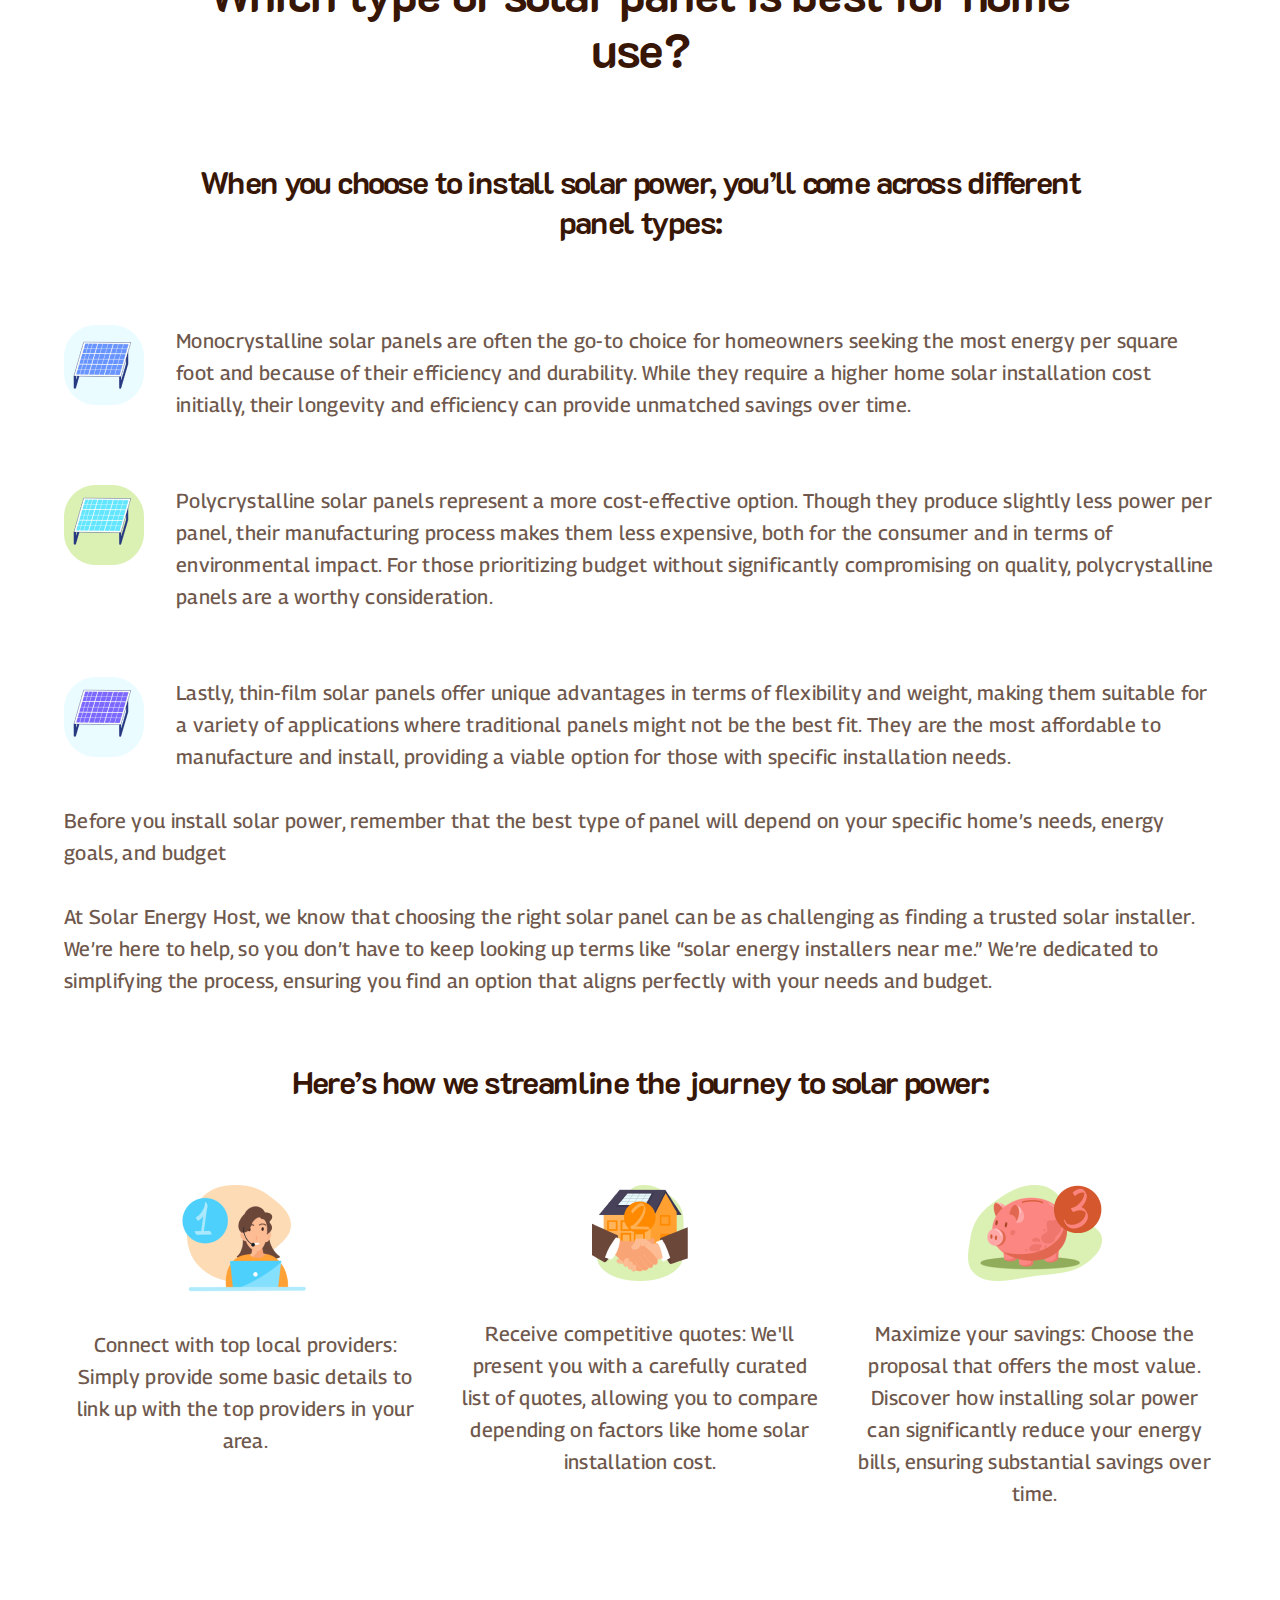
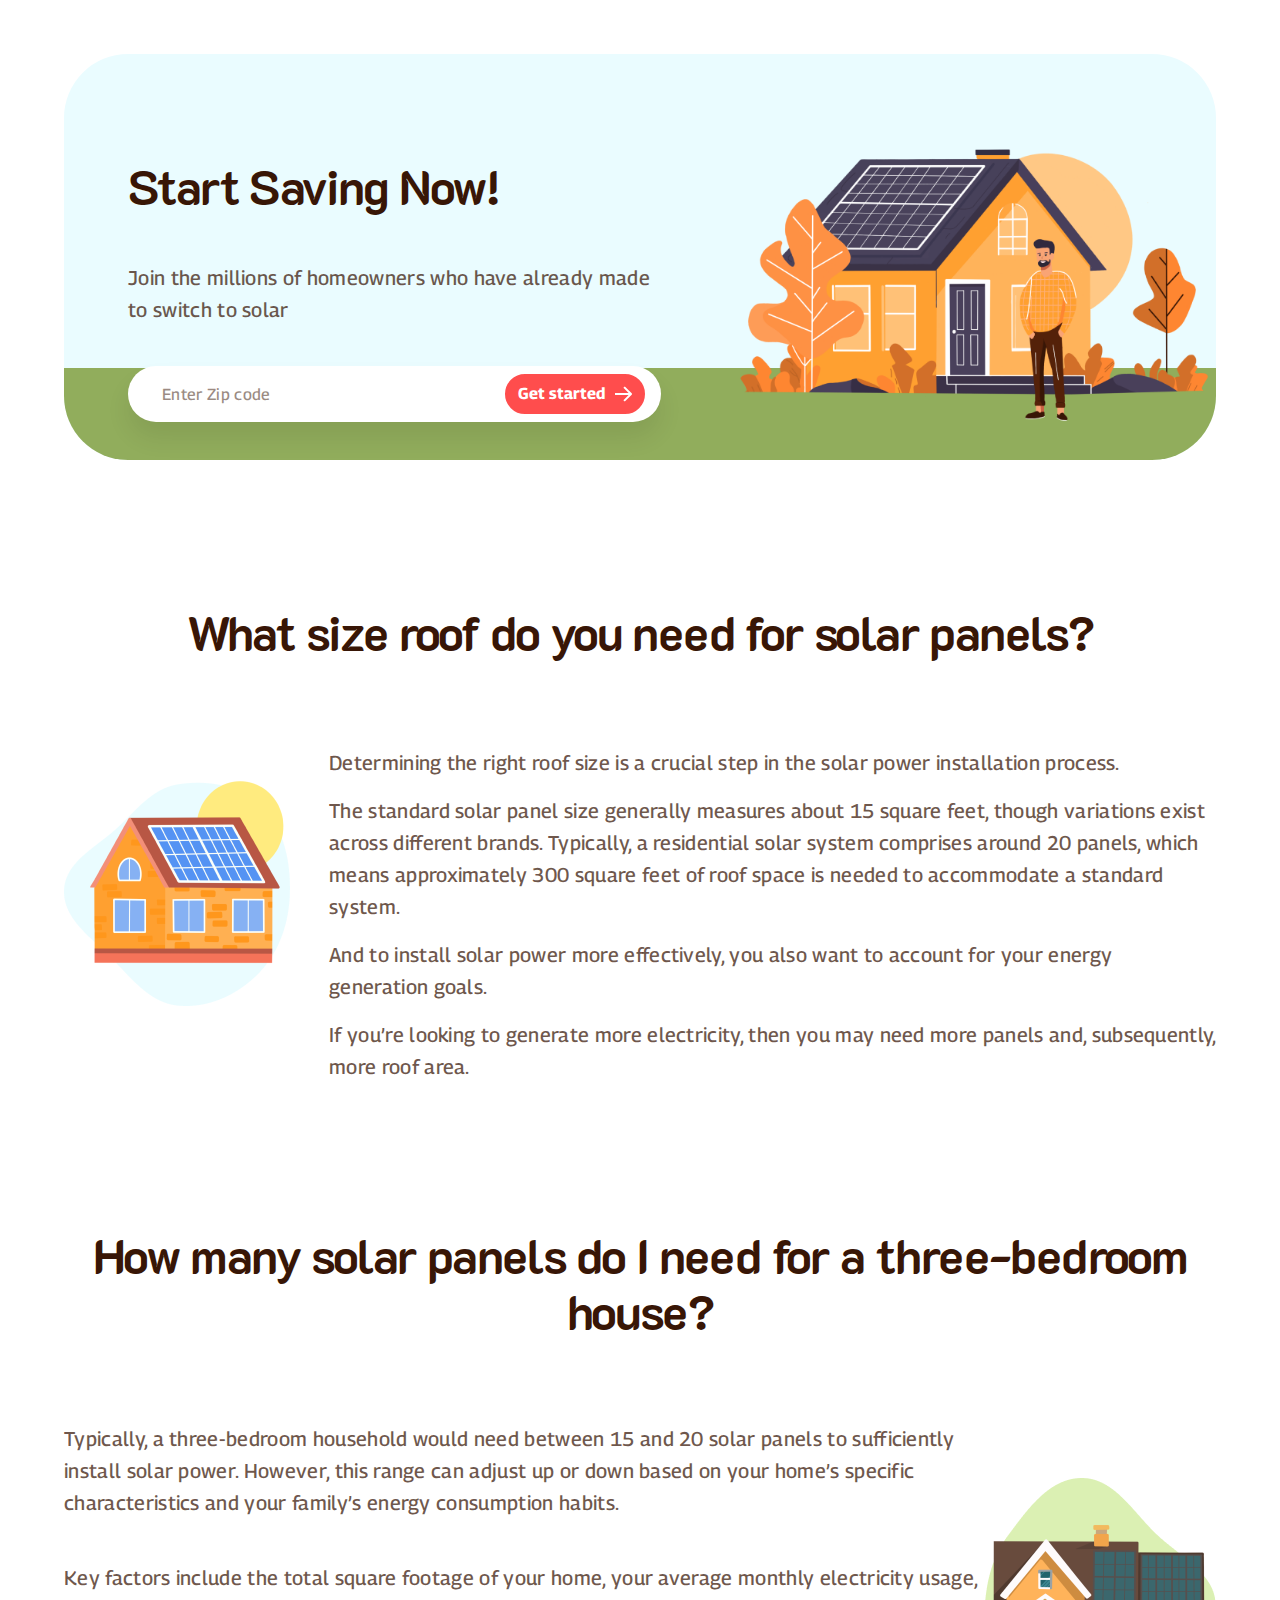
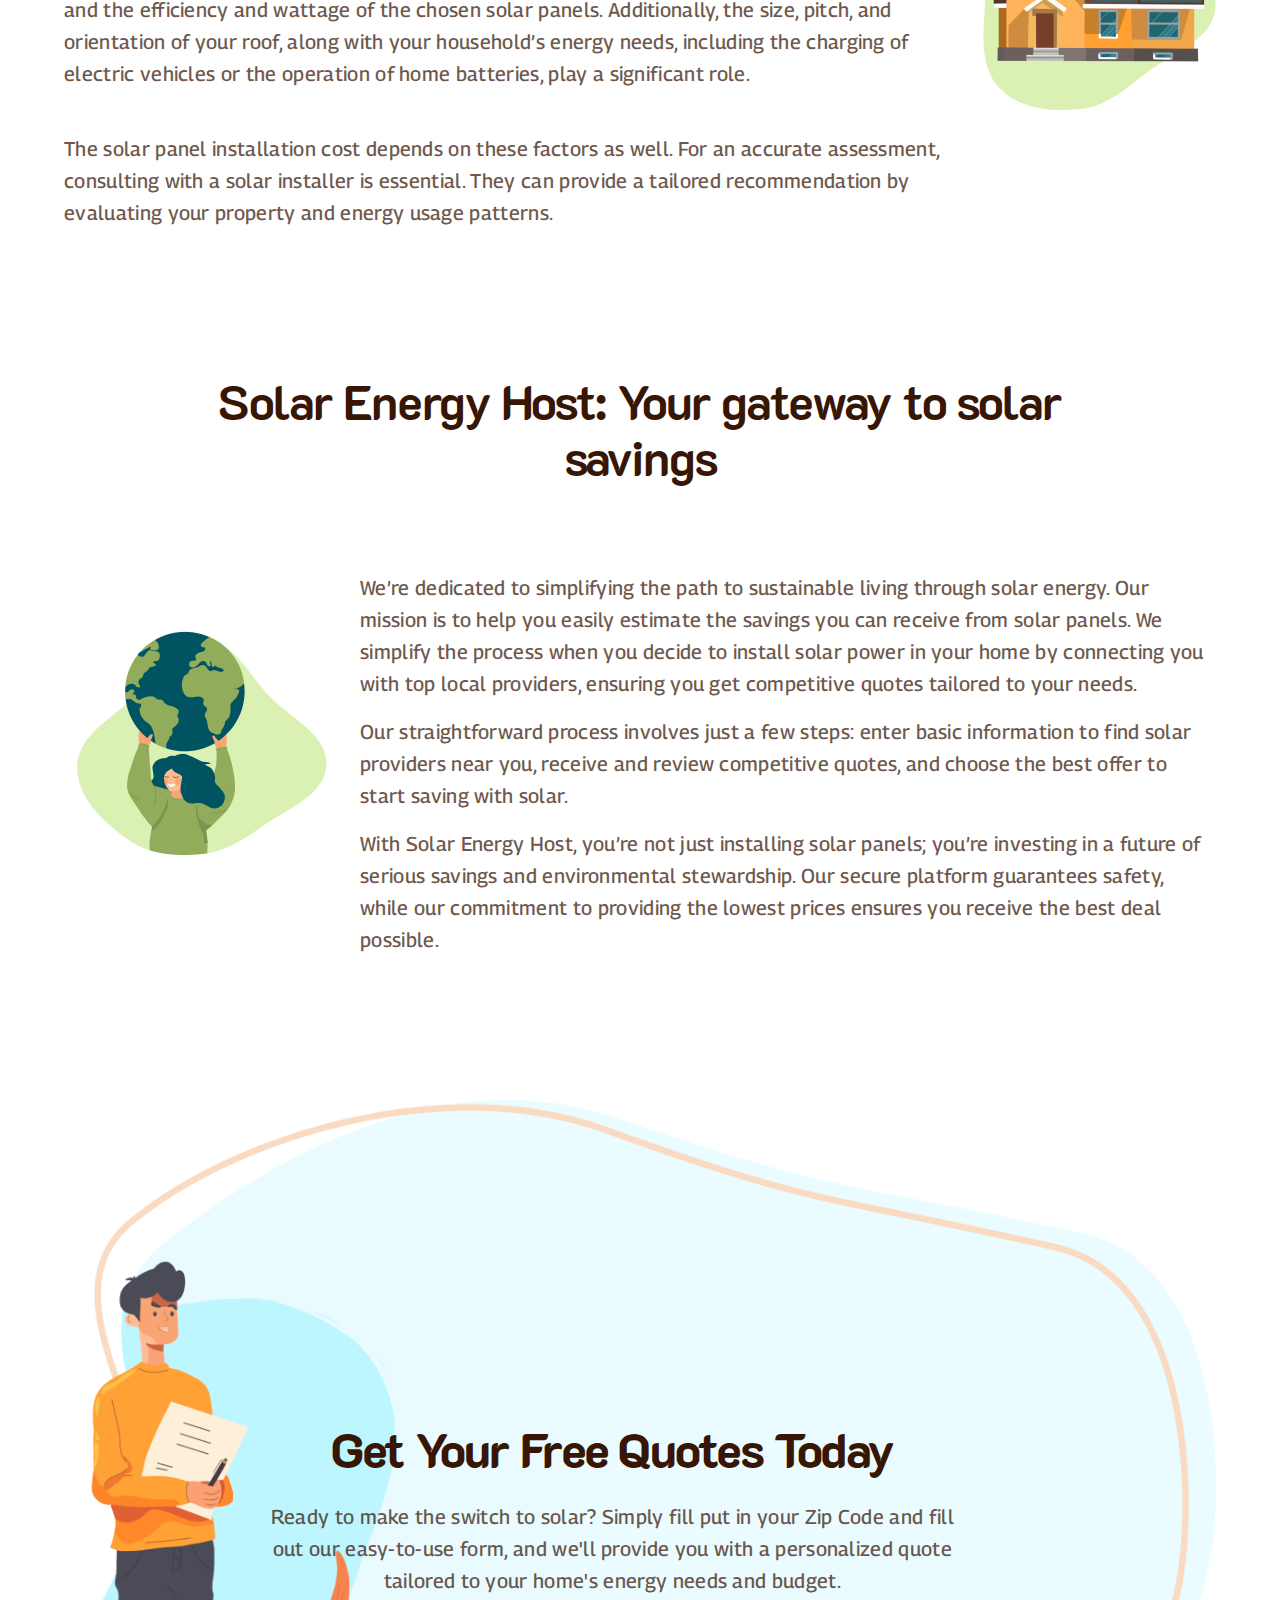
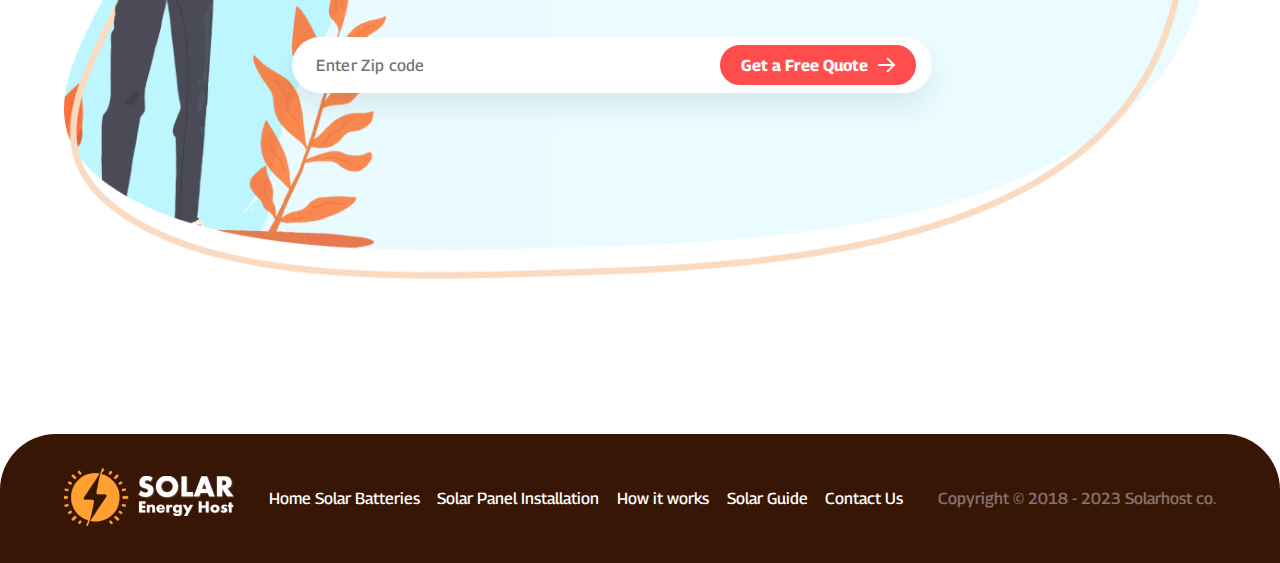
<file: install-solar-power.html>
<!DOCTYPE html>
<html lang="en">

<head>
  <meta charset="UTF-8" />
  <meta name="viewport" content="width=device-width, initial-scale=1.0" />
  <link rel="stylesheet" href="assets/css/global.css" />
  <link rel="stylesheet" href="assets/css/style.css" />
  <link rel="stylesheet" href="assets/css/main.css" />
  <link rel="icon" href="assets/images/title_logo.svg" type="image/x-icon" />
  <link rel="stylesheet" href="https://unpkg.com/swiper/swiper-bundle.min.css" />
  <link rel="preconnect" href="https://fonts.gstatic.com" crossorigin>
  <link
    href="https://fonts.googleapis.com/css2?family=K2D:ital,wght@0,100;0,200;0,300;0,400;0,500;0,600;0,700;0,800;1,100;1,200;1,300;1,400;1,500;1,600;1,700;1,800&display=swap"
    rel="stylesheet">
  <link
    href="https://fonts.googleapis.com/css2?family=Georama:ital,wght@0,100..900;1,100..900&family=Inter:wght@100..900&family=K2D:ital,wght@0,100;0,200;0,300;0,400;0,500;0,600;0,700;0,800;1,100;1,200;1,300;1,400;1,500;1,600;1,700;1,800&display=swap"
    rel="stylesheet">
  <link
    href="https://fonts.googleapis.com/css2?family=Georama:ital,wght@0,100..900;1,100..900&family=K2D:ital,wght@0,100;0,200;0,300;0,400;0,500;0,600;0,700;0,800;1,100;1,200;1,300;1,400;1,500;1,600;1,700;1,800&display=swap"
    rel="stylesheet">
  <!-- <link rel="stylesheet/less" type="text/css" href="styles.less" />
    <script
      src="https://cdn.jsdelivr.net/npm/less"
      type="text/javascript"
      ></script> -->
  <script src="assets/js/script.js"></script>
  <title>Solar Energy Host</title>

</head>

<body>
  <header>
    <div class="page-container">
      <div class="header__navbar-wrapper">
        <div class="navbar__logo-wrapper">
          <a href="index.html" class="logo-white">
            <img src="assets/images/logo-white.png" alt="Logo White" />
          </a>
          <a href="index.html" class="logo-black">
            <img src="assets/images/logo-dark.png" alt="Logo Dark" />
          </a>
        </div>
        <div class="navbar__menu-wrapper">
          <ul class="navbar__menu">
            <li><a href="">Home Solar Batteries</a></li>
            <li><a href="">Solar Panel Installation</a></li>
            <li><a href="">How it works</a></li>
            <li><a href="">Solar Guide</a></li>
            <li><a href="">Contact Us</a></li>
          </ul>
        </div>
        <div class="navbar__button-wrapper">
          <button class="btn-rect">
            Start Saving Now<span class="arrow"><svg width="17" height="16" viewBox="0 0 17 16" fill="none"
                xmlns="http://www.w3.org/2000/svg">
                <path
                  d="M16.7071 8.70711C17.0976 8.31658 17.0976 7.68342 16.7071 7.29289L10.3431 0.928932C9.95262 0.538408 9.31946 0.538408 8.92893 0.928932C8.53841 1.31946 8.53841 1.95262 8.92893 2.34315L14.5858 8L8.92893 13.6569C8.53841 14.0474 8.53841 14.6805 8.92893 15.0711C9.31946 15.4616 9.95262 15.4616 10.3431 15.0711L16.7071 8.70711ZM0 9H16V7H0V9Z"
                  fill="white"></path>
              </svg>
            </span>
          </button>
        </div>
        <div class="burger-wrapper" onclick="burger()">
          <svg id="burger" width="48" height="48" viewBox="0 0 48 48" fill="none" xmlns="http://www.w3.org/2000/svg">
            <rect x="12" y="18" width="23" height="2" rx="1" fill="white"></rect>
            <rect x="12" y="23" width="23" height="2" rx="1" fill="white"></rect>
            <rect x="12" y="28" width="23" height="2" rx="1" fill="white"></rect>
          </svg>
          <svg width="48" height="48" viewBox="0 0 48 48" fill="none" xmlns="http://www.w3.org/2000/svg" id="cross">
            <rect x="14.6611" y="31.4246" width="23" height="2" rx="1" transform="rotate(-45 14.6611 31.4246)"
              fill="#381606"></rect>
            <rect x="16.0754" y="15.1611" width="23" height="2" rx="1" transform="rotate(45 16.0754 15.1611)"
              fill="#381606"></rect>
          </svg>
        </div>
        <!-- <div class="burger-cross-wrapper" style="display: none;" onclick="burger()">
        
          </div> -->
      </div>
      <div class="header__burger-menu-wrapper" id="burger-menu">
        <div class="burger__menu-wrapper">
          <ul class="burger__menu">
            <li><a href="">Home Solar Batteries</a></li>
            <li><a href="">Solar Panel Installation</a></li>
            <li><a href="">How it works</a></li>
            <li><a href="">Solar Guide</a></li>
            <li><a href="">Contact Us</a></li>
            <li>
              <button class="btn-rect burger__btn-rect">
                Start Saving Now<span class="arrow"><svg width="17" height="16" viewBox="0 0 17 16" fill="none"
                    xmlns="http://www.w3.org/2000/svg">
                    <path
                      d="M16.7071 8.70711C17.0976 8.31658 17.0976 7.68342 16.7071 7.29289L10.3431 0.928932C9.95262 0.538408 9.31946 0.538408 8.92893 0.928932C8.53841 1.31946 8.53841 1.95262 8.92893 2.34315L14.5858 8L8.92893 13.6569C8.53841 14.0474 8.53841 14.6805 8.92893 15.0711C9.31946 15.4616 9.95262 15.4616 10.3431 15.0711L16.7071 8.70711ZM0 9H16V7H0V9Z"
                      fill="white"></path>
                  </svg>
                </span>
              </button>
            </li>
          </ul>
        </div>
        <div class="navbar__button-wrapper"></div>
      </div>
    </div>
  </header>
  <section class="banner-wrapper">
    <div class="landing__img">
      <img src="assets/images/bg_2.png" alt="" />
      <div class="overlay">&nbsp;</div>
    </div>
    <div class="page-container">
      <div class="banner__banner-info">
        <h1 class="banner-info__title">
          Install Solar Power
        </h1>
        <p class="banner-info__subtitle">
          Looking to install solar power for your home? Here at Solar Energy Host, we can calculate how much you will
          save and connect you with top local providers too!
        </p>
      </div>
      <form action="/form.html" method="get">
        <div class="zipcode-wrap">
          <input type="text" name="zip" placeholder="Enter Zip code" id="">
          <button type="submit" class="btn-rect">
            Free Cost Estimate<span class="arrow"><svg width="17" height="16" viewBox="0 0 17 16" fill="none"
                xmlns="http://www.w3.org/2000/svg">
                <path
                  d="M16.7071 8.70711C17.0976 8.31658 17.0976 7.68342 16.7071 7.29289L10.3431 0.928932C9.95262 0.538408 9.31946 0.538408 8.92893 0.928932C8.53841 1.31946 8.53841 1.95262 8.92893 2.34315L14.5858 8L8.92893 13.6569C8.53841 14.0474 8.53841 14.6805 8.92893 15.0711C9.31946 15.4616 9.95262 15.4616 10.3431 15.0711L16.7071 8.70711ZM0 9H16V7H0V9Z"
                  fill="white"></path>
              </svg>
            </span>
          </button>
        </div>
      </form>
    </div>
  </section>

  <section class="second-need-wrapper">
    <div class="page-container">
      <div class="container-content-install">
        <h2 class="show-desktop">Important Things to Know Before You Install Solar Power</h2>
        <div class="container--content">
          <div class="content--img--text">
            <div class="content--img">
              <img src="assets/images/Important-orangeboy.png" alt="Image Girl">
            </div>
            <h2 class="show-mobile">What You Need To Know</h2>
            <div class="content--text">
              <p class="show-desktop">When making the decision to install solar power in your living space, you may have
                questions about the process, from how it can benefit your home and the planet in the long run to which
                panels to choose.</p>
              <p class="show-mobile">
                There’s a way to save on your energy bills and help the environment with just one smart choice: getting
                a solar panel installation service.&nbsp;
              </p>
              <p class="show-desktop">
                At Solar Energy Host, our goal is to make the process easier for you. We’ll provide you with a list of
                competitive quotes from multiple solar providers in your area, reducing your energy costs while making a
                positive impact on the environment.
              </p>
              <p class="show-mobile">
                If this is your first time exploring solar energy, we understand how the technicalities and sea of
                options can quickly become overwhelming. This is what we at Solar Energy Host are for—we’re offering you
                information and tools to help you make an informed choice.
              </p>
              <p class="show-desktop">
                And to help you further, we’ll answer some common questions about solar power installation, so keep
                reading.
              </p>
              <p class="show-mobile">
                Read on for more information about the benefits <br> of solar energy, how to get one for your home, and
                how you can conveniently find reliable solar panel installers in your area with the help of Solar Energy
                Host.&nbsp;
              </p>
            </div>
          </div>
        </div>
      </div>
    </div>
  </section>

  <section class="quote-wrapper">
    <div class="quote--vector-image">
      <img src="assets/images/vector-top.png" alt="Top-Image">
    </div>
    <div class="quote-container">
      <div class="page-container">
        <div class="quote--bg-image">
          <img src="assets/images/quotes-bg-desktop.png" alt="Boy holding paper">

          <div class="quote--content">
            <h2>Get Your Free Quotes Today</h2>
            <p>Ready to make the switch to solar? Simply fill put in your Zip Code and fill out our&nbsp;easy-to-use
              form, and we'll provide you with a personalized quote tailored to your home's energy needs and budget.</p>
            <form action="/form.html" method="get">
              <div class="zipcode-wrap">
                <input type="text" name="zip" placeholder="Enter Zip code" id="">
                <button type="submit" class="btn-rect">
                  Get a Free Quote<span class="arrow"><svg width="17" height="16" viewBox="0 0 17 16" fill="none"
                      xmlns="http://www.w3.org/2000/svg">
                      <path
                        d="M16.7071 8.70711C17.0976 8.31658 17.0976 7.68342 16.7071 7.29289L10.3431 0.928932C9.95262 0.538408 9.31946 0.538408 8.92893 0.928932C8.53841 1.31946 8.53841 1.95262 8.92893 2.34315L14.5858 8L8.92893 13.6569C8.53841 14.0474 8.53841 14.6805 8.92893 15.0711C9.31946 15.4616 9.95262 15.4616 10.3431 15.0711L16.7071 8.70711ZM0 9H16V7H0V9Z"
                        fill="white"></path>
                    </svg>
                  </span>
                </button>
              </div>
            </form>
            <div class="mobile-image">
              <img src="assets/images/quote-bg-mobile.png" alt="Mobile image">
            </div>
          </div>
        </div>

      </div>
    </div>
    <div class="quote--vector-image">
      <img src="assets/images/vector-btm.png" alt="Bottom-Image">
    </div>
  </section>

  <section class="solar-panel-wrapper">
    <div class="page-container">
      <div class="section--content-panel">
        <h2 class="show-desktop">How does a solar panel impact your electricity bill?</h2>
        <div class="content--solar-panel">
          <div class="content-image">
            <img src="assets/images/How-calc.png" alt="Boy and calculator">
          </div>
          <h2 class="show-mobile">How does a solar panel impact your electricity bill?</h2>
          <div class="content-text">
            <p>By choosing to install solar power, you’re making a smart, low-risk investment that promises to
              drastically lower your monthly electricity bills.
            </p>
            <p>The specific amount of savings you can enjoy when you install solar panels will depend on various
              factors, including your home’s electricity consumption, the size of your solar energy system, and the
              local electricity rates, among others.</p>
            <p>Solar energy, a cornerstone of green energy, harnesses the sun’s sustainable and renewable power. With
              the cost of harnessing solar power decreasing annually, residential solar installation has become an
              increasingly attractive option for homeowners across the United States.</p>
            <p>Beyond your monthly electricity bills, there are also state and federal incentives, including tax credits
              and rebates, that make this renewable energy solution even more beneficial.</p>
          </div>
        </div>
      </div>


      <div class="section--content-panel">
        <h2 class="show-desktop">How much can solar panels reduce your carbon footprint?</h2>
        <div class="content--solar-reverse">
          <div class="content-image-reverse">
            <img src="assets/images/How-factory.png" alt="Boy and calculator">
          </div>
          <h2 class="show-mobile">How much can solar panels reduce your carbon footprint?</h2>
          <div class="content-text">
            <p>You’re not just upgrading the value of your home when you install solar power systems; you’re also
              stepping towards reducing your carbon footprint. By opting for a rooftop solar installation, you actively
              contribute to decreasing greenhouse gas emissions, pivoting away from reliance on fossil fuels.
            </p>
            <p>TStill, the exact reduction in carbon footprint varies by household. This will depend on the solar energy
              system setup, the roof’s orientation towards the sun, and energy usage. </p>
            <p>But for context, natural gas-fired power plants in the US emit about 1,071 pounds of CO2 per
              megawatt-hour (MWh) of electricity generated. In contrast, solar PV systems have an emissions intensity of
              approximately 95 pounds per MWh, which underscores the potential of solar power to offset nearly 976
              pounds of CO2 emissions per MWh compared to natural gas sources..</p>
          </div>
        </div>
      </div>
    </div>
  </section>

  <section class="solar-energy-wrapper">
    <div class="page-container">
      <div class="content-info-work">
        <h2>How it Works</h2>
        <div class="container-boxes">
          <div class="box">
            <div class="num-wrapper">
              <div class="num">
                <span>1</span>
              </div>
              <div class="icon-wrap">
                <img src="assets/images/icon-connect.png" alt="">
              </div>
            </div>
            <div class="box-info">
              <h3>Connect with top local providers</h3>
              <p>Enter basic information to connect with solar providers in your area</p>
            </div>
          </div>
          <div class="box">
            <div class="num-wrapper">
              <div class="num">
                <span>2</span>
              </div>
              <div class="icon-wrap">
                <img src="assets/images/icon-quotes.png" alt="">
              </div>
            </div>
            <h3>Get competitive quotes delivered to you</h3>
            <p>Enter basic information to connect with solar providers in your area</p>
          </div>
          <div class="box">
            <div class="num-wrapper">
              <div class="num">
                <span>3</span>
              </div>
              <div class="icon-wrap">
                <img src="assets/images/icon-saving.png" alt="">
              </div>
            </div>
            <h3>Start saving with the
              best offer</h3>
            <p>Enter basic information to connect with solar providers in your area</p>
          </div>
        </div>
      </div>
    </div>
  </section>

  <section class="best-solar-panel-wrapper">
    <div class="page-container">
      <div class="best-solar-header">
        <h2>Which type of solar panel is best for home use?</h2>
        <h3>When you choose to install solar power, you’ll come across different panel types:</h3>
      </div>
      <div class="pannel-contain best-controller">
        <div class="pannel-container1 best-solar-container">
          <div class="pannel-img">
            <img src="assets/images/home-use-bg-blue.png" alt="this is picture of solar">
          </div>
          <div class="pannel-paragraph">
            <p>Monocrystalline solar panels are often the go-to choice for homeowners seeking the most energy per square
              foot and because of their efficiency and durability. While they require a higher home solar installation
              cost initially, their longevity and efficiency can provide unmatched savings over time.</p>
          </div>
        </div>
        <div class="pannel-container1 best-solar-container">
          <div class="pannel-img">
            <img src="assets/images/home-use-bg-green.png" alt="this is picture solar">
          </div>
          <div class="pannel-paragraph">
            <p>Polycrystalline solar panels represent a more cost-effective option. Though they produce slightly less
              power per panel, their manufacturing process makes them less expensive, both for the consumer and in terms
              of environmental impact. For those prioritizing budget without significantly compromising on quality,
              polycrystalline panels are a worthy consideration.</p>
          </div>
        </div>
        <div class="pannel-container1 best-solar-container">
          <div class="pannel-img">
            <img src="assets/images/home-use-bg-purple.png" alt="this is picture solar">
          </div>
          <div class="pannel-paragraph">
            <p>Lastly, thin-film solar panels offer unique advantages in terms of flexibility and weight, making them
              suitable for a variety of applications where traditional panels might not be the best fit. They are the
              most affordable to manufacture and install, providing a viable option for those with specific installation
              needs.</p>
          </div>
        </div>
      </div>
      <div class="best-content-paragraph">
        <p>Before you install solar power, remember that the best type of panel will depend on your specific home’s
          needs, energy goals, and budget</p>
        <p>At Solar Energy Host, we know that choosing the right solar panel can be as challenging as finding a trusted
          solar installer. We’re here to help, so you don’t have to keep looking up terms like “solar energy installers
          near me.” We’re dedicated to simplifying the process, ensuring you find an option that aligns perfectly with
          your needs and budget.
        </p>
      </div>
      <div class="streamline">
        <h3>Here’s how we streamline the journey to solar power:
        </h3>
        <div class="streamline-wrapper">
          <div class="streamline-container">
            <img src="assets/images/streamline-service.png" alt="image of a service">
            <p>Connect with top local providers: Simply provide some basic details to link up with the top providers in
              your area.</p>
          </div>
          <div class="streamline-container">
            <img src="assets/images/streamline-partnership.png" alt="image of a partnership">
            <p>Receive competitive quotes: We'll present you with a carefully curated list of quotes, allowing you to
              compare depending on factors like home solar installation cost.</p>
          </div>
          <div class="streamline-container">
            <img src="assets/images/streamline-saving.png" alt="image of a service">
            <p>Maximize your savings: Choose the proposal that offers the most value. Discover how installing solar
              power can significantly reduce your energy bills, ensuring substantial savings over time.</p>
          </div>
        </div>
      </div>
    </div>
  </section>

  <section class="saving-wrapper">
    <div class="page-container">
      <div class="contain-start-over">
        <div class="contain-wrapper">
          <div class="contain-saving-header">
            <div class="saving-header">
              <h2>Start Saving Now!</h2>
              <p>Join the millions of homeowners who have already made to switch to solar</p>
            </div>
            <form action="/form.html" method="get">
              <div class="zipcode-wrap">
                <input type="text" name="zip" placeholder="Enter Zip code" id="">
                <button type="submit" class="btn-rect">
                  Get started<span class="arrow"><svg width="17" height="16" viewBox="0 0 17 16" fill="none"
                      xmlns="http://www.w3.org/2000/svg">
                      <path
                        d="M16.7071 8.70711C17.0976 8.31658 17.0976 7.68342 16.7071 7.29289L10.3431 0.928932C9.95262 0.538408 9.31946 0.538408 8.92893 0.928932C8.53841 1.31946 8.53841 1.95262 8.92893 2.34315L14.5858 8L8.92893 13.6569C8.53841 14.0474 8.53841 14.6805 8.92893 15.0711C9.31946 15.4616 9.95262 15.4616 10.3431 15.0711L16.7071 8.70711ZM0 9H16V7H0V9Z"
                        fill="white"></path>
                    </svg>
                  </span>
                </button>
              </div>
            </form>
          </div>
          <div class="image-info">
            <img src="assets/images/start-saving-now.png" alt="image of house and man">
          </div>
        </div>
      </div>
    </div>
  </section>

  <section class="maintainance-wrapper">
    <div class="page-container">
      <div class="maintainance-for-mobile">
        <img src="assets/images/roof-size.png" alt="house img">
        <h2>What size roof do you need for solar panels?</h2>
      </div>
      <div class="maintainance-header">
        <h2>What size roof do you need for solar panels?</h2>
      </div>
      <div class="maintainance-container">
        <div class="maintainance-img">
          <img src="assets/images/roof-size.png" alt="picture of house">
        </div>
        <div class="maintainance-details">
          <p>Determining the right roof size is a crucial step in the solar power installation process. </p>
          <p>The standard solar panel size generally measures about 15 square feet, though variations exist across
            different brands. Typically, a residential solar system comprises around 20 panels, which means
            approximately 300 square feet of roof space is needed to accommodate a standard system.
          </p>
          <p>And to install solar power more effectively, you also want to account for your energy generation goals.
          </p>
          <p>If you’re looking to generate more electricity, then you may need more panels and, subsequently, more roof
            area.</p>
        </div>
      </div>
    </div>
  </section>

  <section class="solar-affects">
    <div class="page-container">
      <div class="solar-affects-header">
        <h2>How many solar panels do I need for a three-bedroom house?</h2>
      </div>
      <div class="solar-affects-for-mobile">
        <img src="assets/images/house-bedroom.png" alt="this is an umbrella">
        <h2>How many solar panels do I need for a three-bedroom house?</h2>
      </div>
      <div class="solar-affects-wrapper">
        <div class="affects-img">
          <img src="assets/images/house-bedroom.png" alt="this is an umbrella">
        </div>
        <div class="solar-affects-container">
          <p>Typically, a three-bedroom household would need between 15 and 20 solar panels to sufficiently install
            solar power. However, this range can adjust up or down based on your home’s specific characteristics and
            your family’s energy consumption habits.</p>
          <p>Key factors include the total square footage of your home, your average monthly electricity usage, and the
            efficiency and wattage of the chosen solar panels. Additionally, the size, pitch, and orientation of your
            roof, along with your household’s energy needs, including the charging of electric vehicles or the operation
            of home batteries, play a significant role. </p>
          <p>The solar panel installation cost depends on these factors as well. For an accurate assessment, consulting
            with a solar installer is essential. They can provide a tailored recommendation by evaluating your property
            and energy usage patterns. </p>
        </div>
      </div>
    </div>
  </section>

  <section class="maintainance-wrapper">
    <div class="page-container">
      <div class="maintainance-for-mobile">
        <img src="assets/images/gateway.png" alt="Bag">
        <h2>Solar Energy Host: Your gateway to solar savings</h2>
      </div>
      <div class="maintainance-header">
        <h2>Solar Energy Host: Your gateway to solar savings</h2>
      </div>
      <div class="maintainance-container">
        <div class="maintainance-img">
          <img src="assets/images/gateway.png" alt="this is a bag">
        </div>
        <div class="maintainance-details">
          <p>We’re dedicated to simplifying the path to sustainable living through solar energy. Our mission is to help
            you easily estimate the savings you can receive from solar panels. We simplify the process when you decide
            to install solar power in your home by connecting you with top local providers, ensuring you get competitive
            quotes tailored to your needs.</p>
          <p>Our straightforward process involves just a few steps: enter basic information to find solar providers near
            you, receive and review competitive quotes, and choose the best offer to start saving with solar.</p>
          <p>With Solar Energy Host, you’re not just installing solar panels; you’re investing in a future of serious
            savings and environmental stewardship. Our secure platform guarantees safety, while our commitment to
            providing the lowest prices ensures you receive the best deal possible.</p>
        </div>
      </div>
    </div>
  </section>

  <section class="quote-wrapper">
    <div class="quote--vector-image">
      <img src="assets/images/vector-top.png" alt="Top-Image">
    </div>
    <div class="quote-container">
      <div class="page-container">
        <div class="quote--bg-image">
          <img src="assets/images/quotes-bg-desktop.png" alt="Boy holding paper">

          <div class="quote--content">
            <h2>Get Your Free Quotes Today</h2>
            <p>Ready to make the switch to solar? Simply fill put in your Zip Code and fill out our&nbsp;easy-to-use
              form, and we'll provide you with a personalized quote tailored to your home's energy needs and budget.</p>
            <form action="/form.html" method="get">
              <div class="zipcode-wrap">
                <input type="text" name="zip" placeholder="Enter Zip code" id="">
                <button type="submit" class="btn-rect">
                  Get a Free Quote<span class="arrow"><svg width="17" height="16" viewBox="0 0 17 16" fill="none"
                      xmlns="http://www.w3.org/2000/svg">
                      <path
                        d="M16.7071 8.70711C17.0976 8.31658 17.0976 7.68342 16.7071 7.29289L10.3431 0.928932C9.95262 0.538408 9.31946 0.538408 8.92893 0.928932C8.53841 1.31946 8.53841 1.95262 8.92893 2.34315L14.5858 8L8.92893 13.6569C8.53841 14.0474 8.53841 14.6805 8.92893 15.0711C9.31946 15.4616 9.95262 15.4616 10.3431 15.0711L16.7071 8.70711ZM0 9H16V7H0V9Z"
                        fill="white"></path>
                    </svg>
                  </span>
                </button>
              </div>
            </form>
            <div class="mobile-image">
              <img src="assets/images/quote-bg-mobile.png" alt="Mobile image">
            </div>
          </div>
        </div>

      </div>
    </div>
    <div class="quote--vector-image">
      <img src="assets/images/vector-btm.png" alt="Bottom-Image">
    </div>
  </section>

  <footer>
    <div class="footer__navbar-wrapper">
      <div class="page-container">
        <div class="navbar__logo-wrapper">
          <a href="index.html" class="logo">
            <img src="assets/images/logo-white.png" alt="Logo White" />
          </a>
        </div>
        <div class="navbar__menu-wrapper">
          <ul class="navbar__menu">
            <li><a href="">Home Solar Batteries</a></li>
            <li><a href="">Solar Panel Installation</a></li>
            <li><a href="">How it works</a></li>
            <li><a href="">Solar Guide</a></li>
            <li><a href="">Contact Us</a></li>
          </ul>
        </div>
        <div class="cpr-wrapper">Copyright © 2018 - 2023 Solarhost co.</div>
      </div>
    </div>
  </footer>
</body>

</html>
</file>
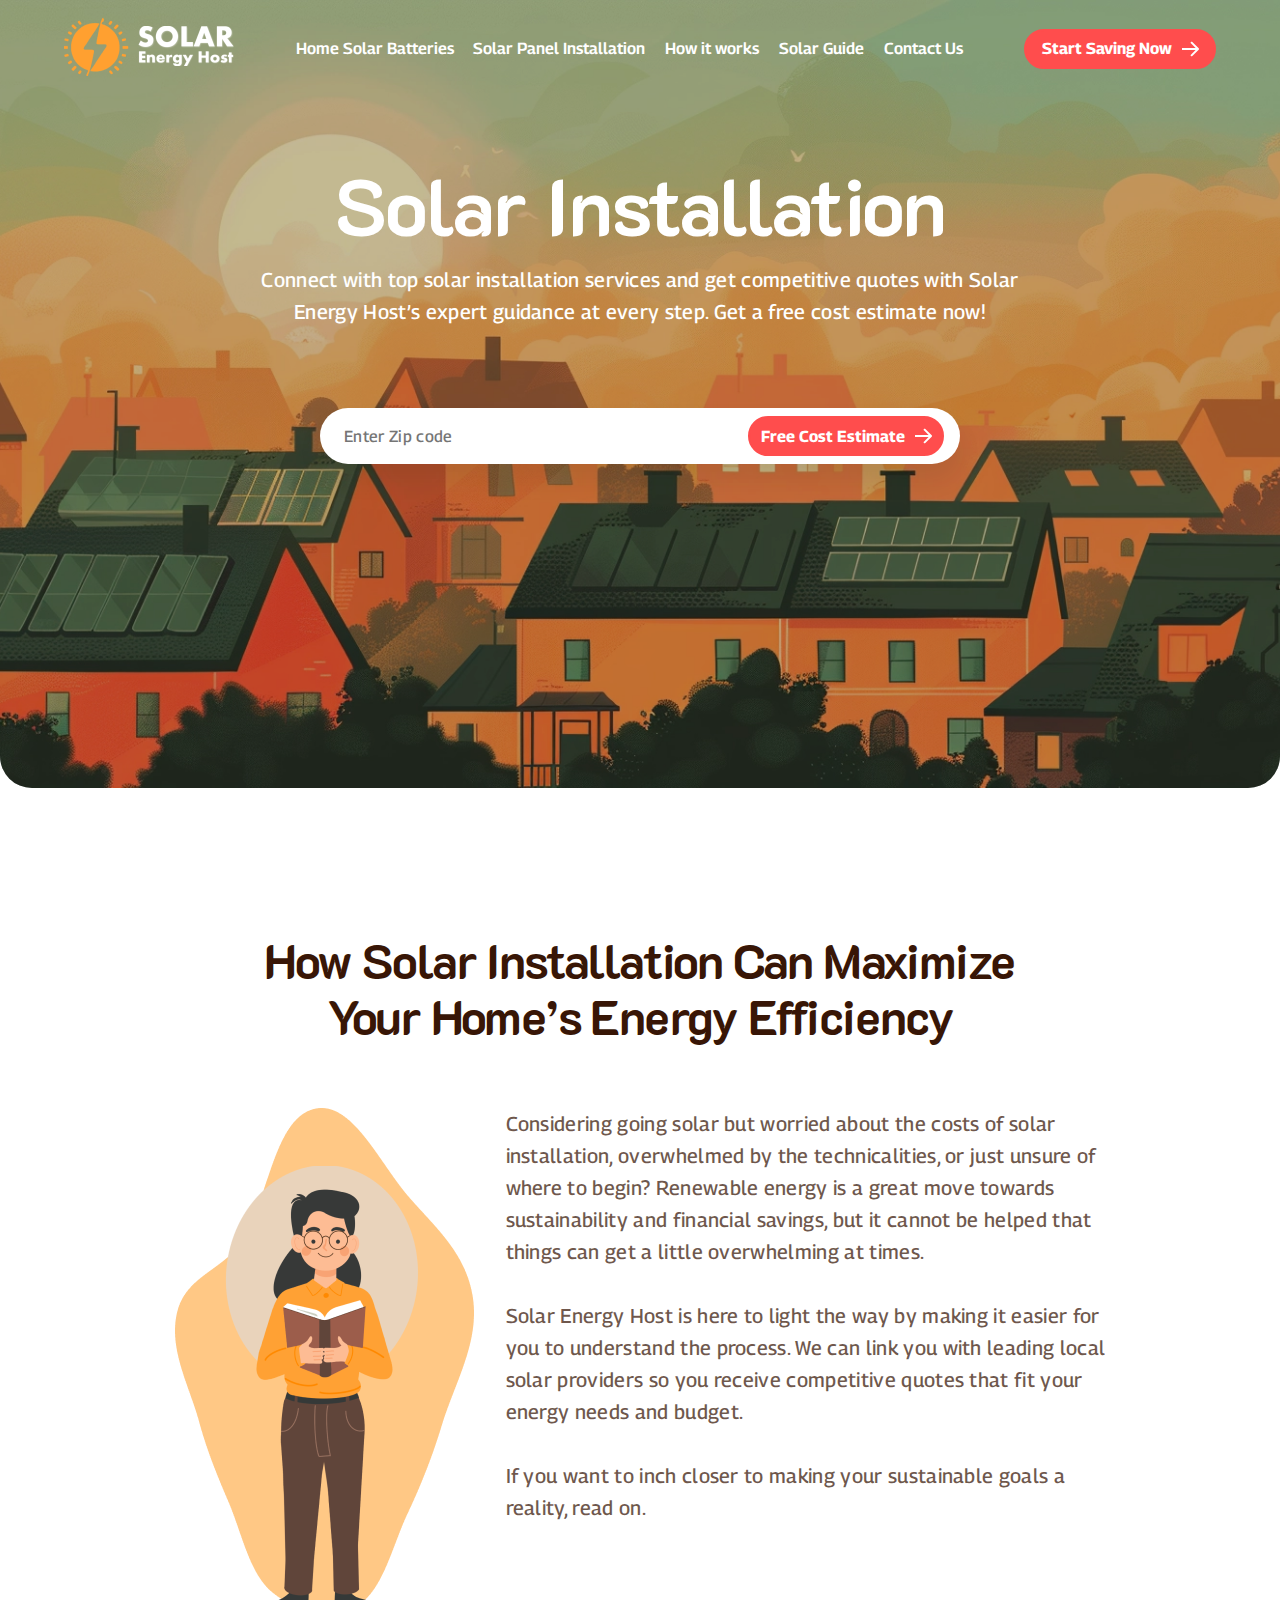
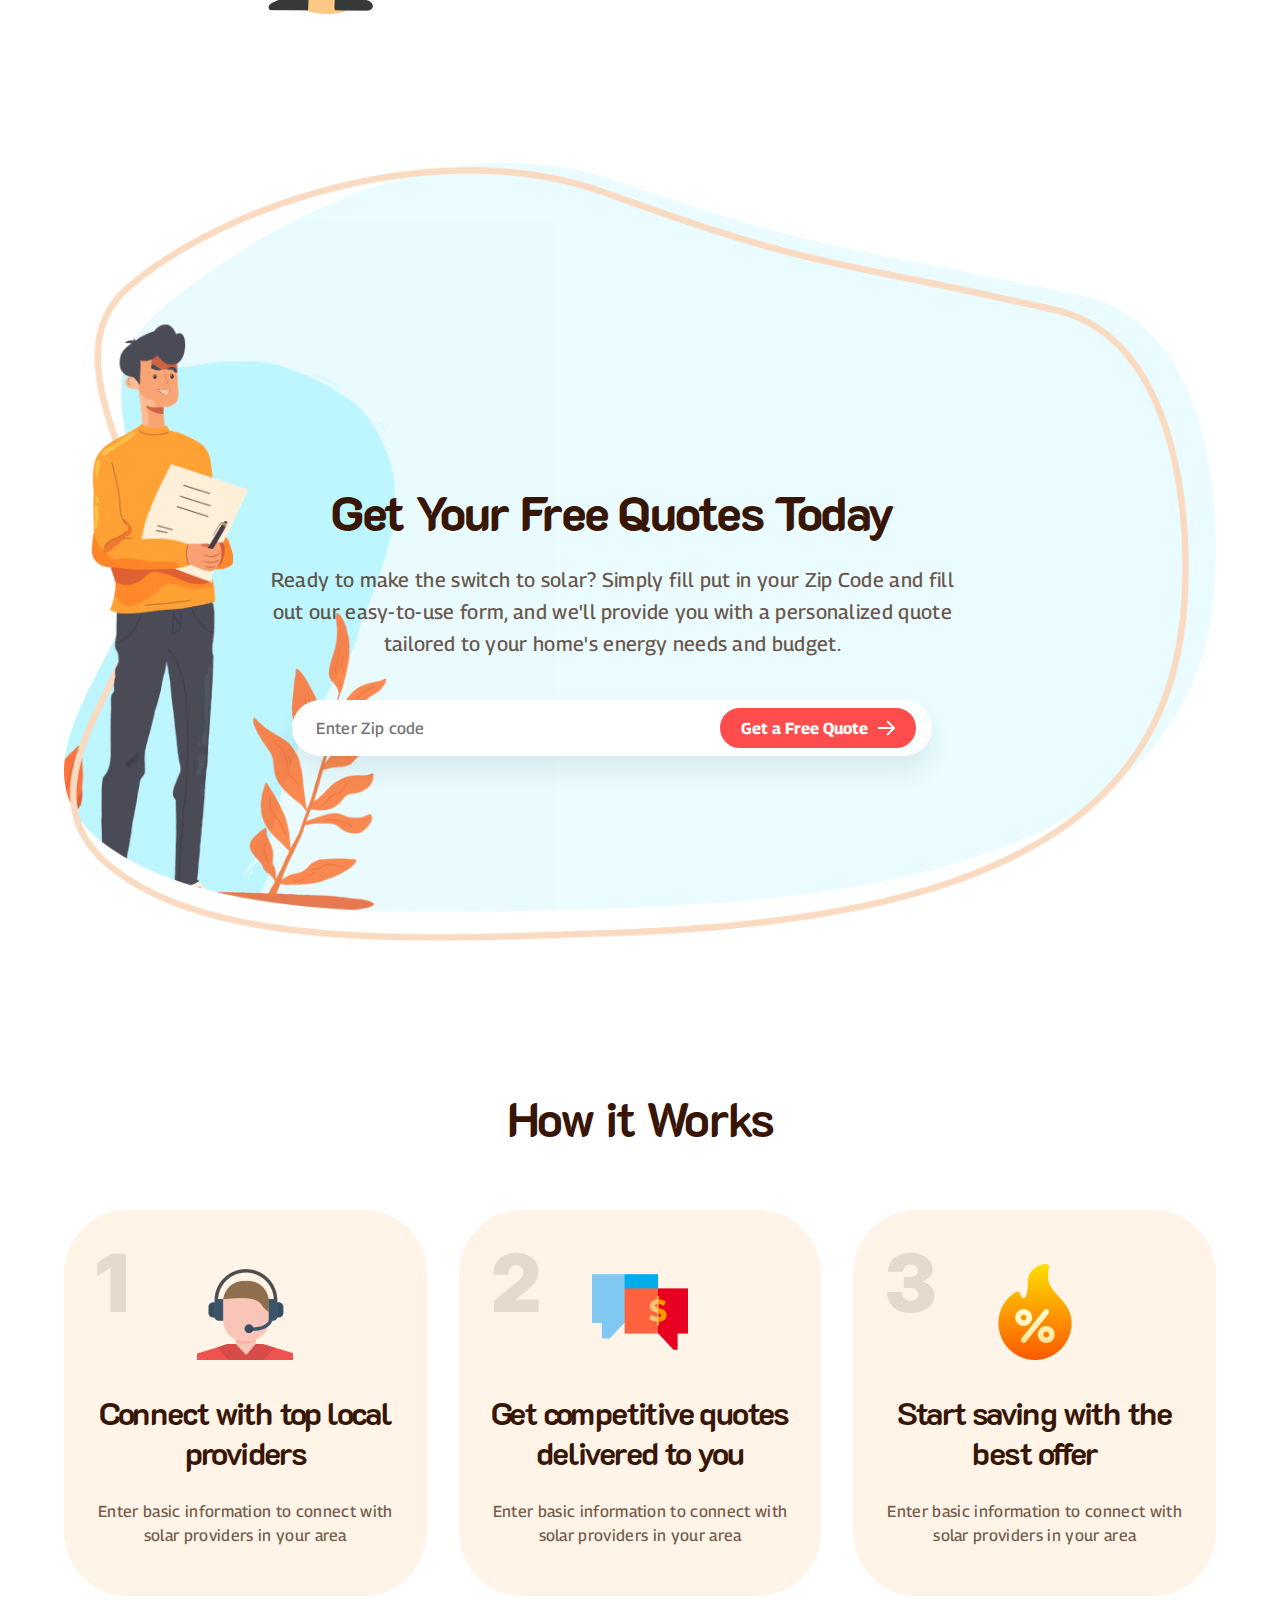
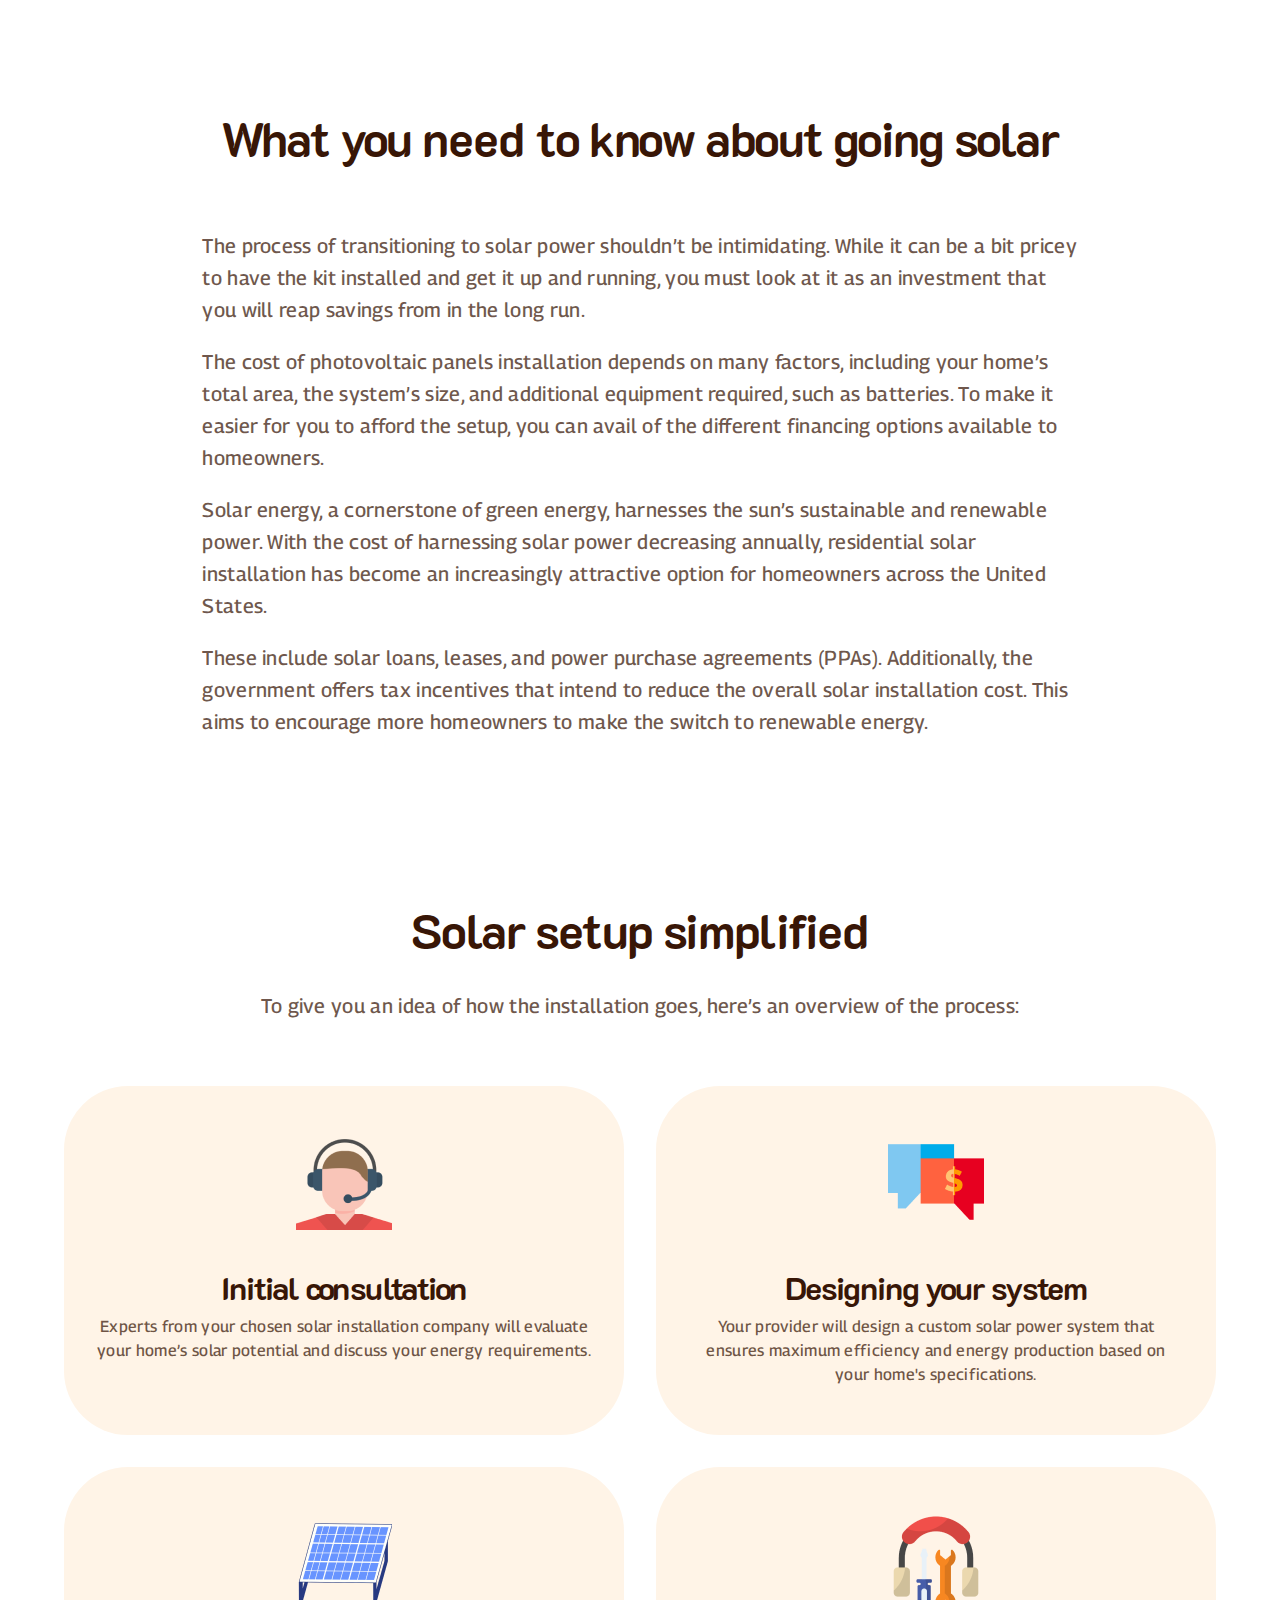
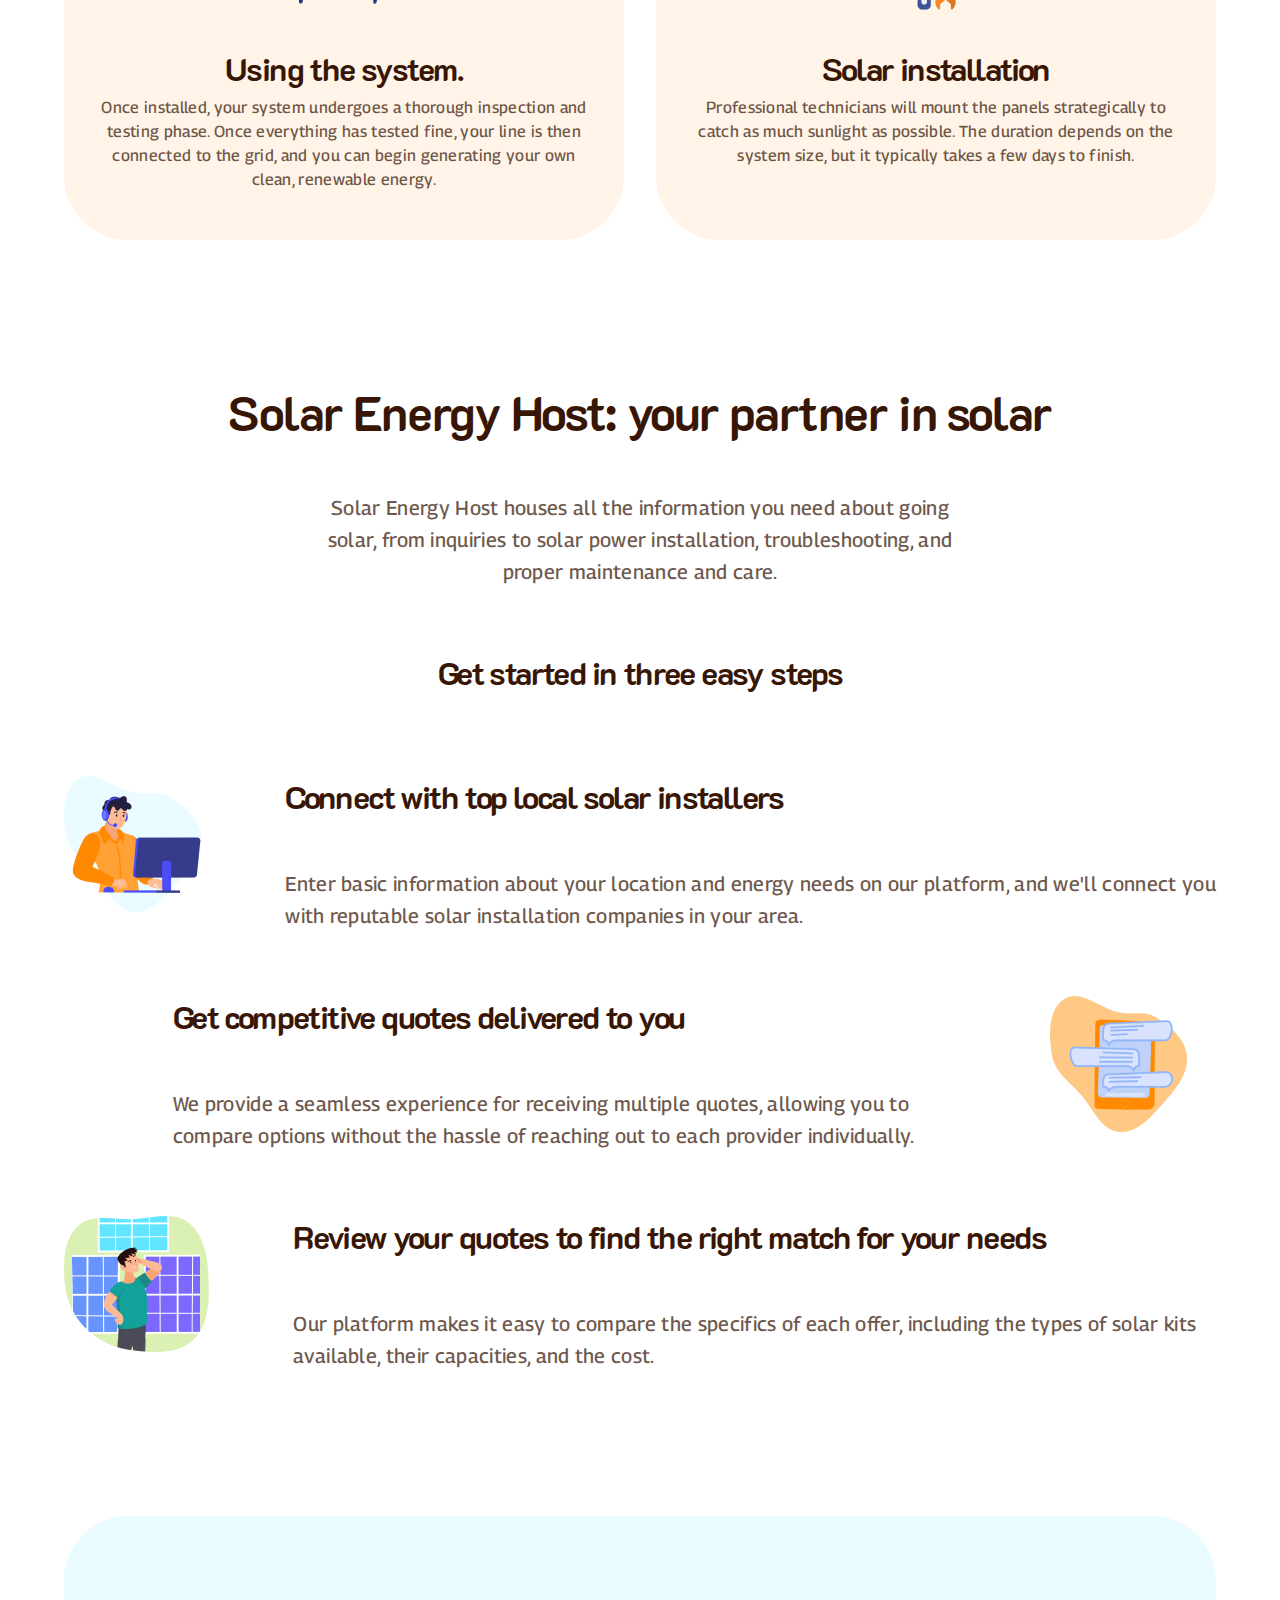
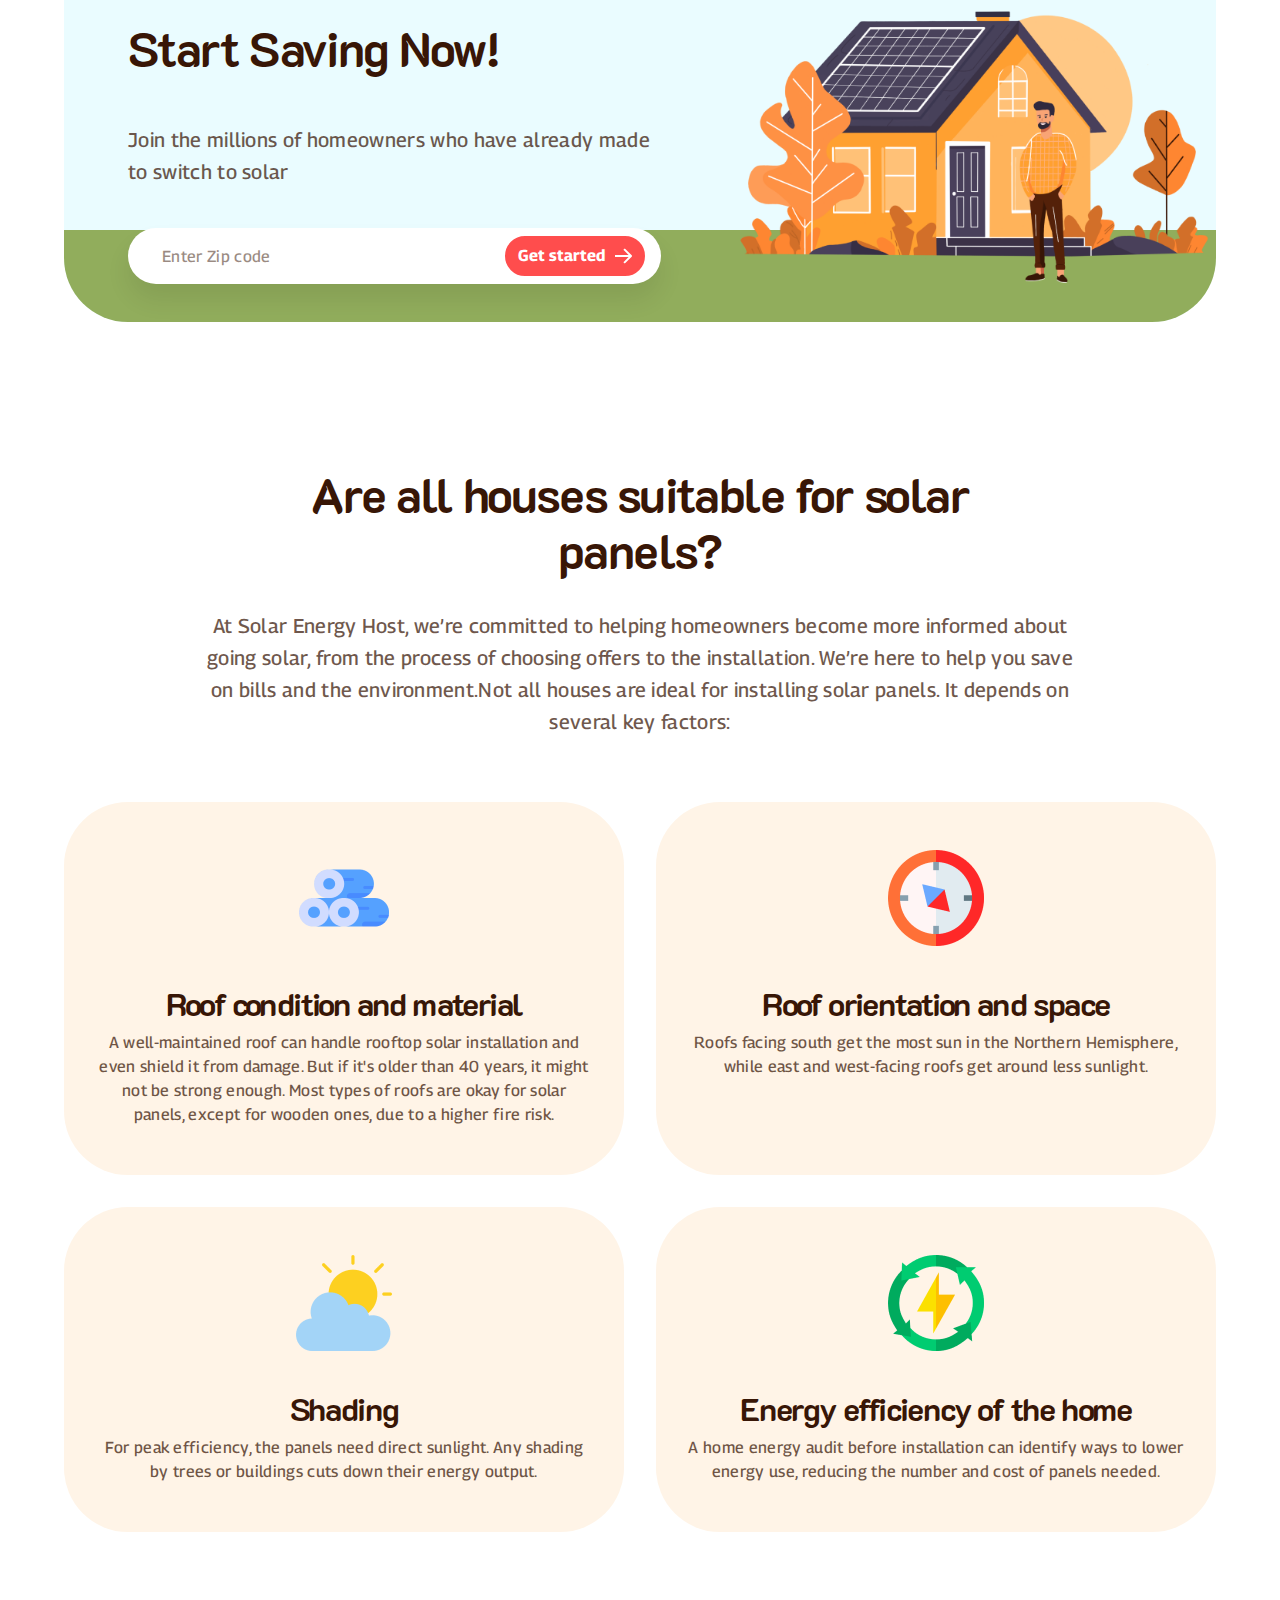
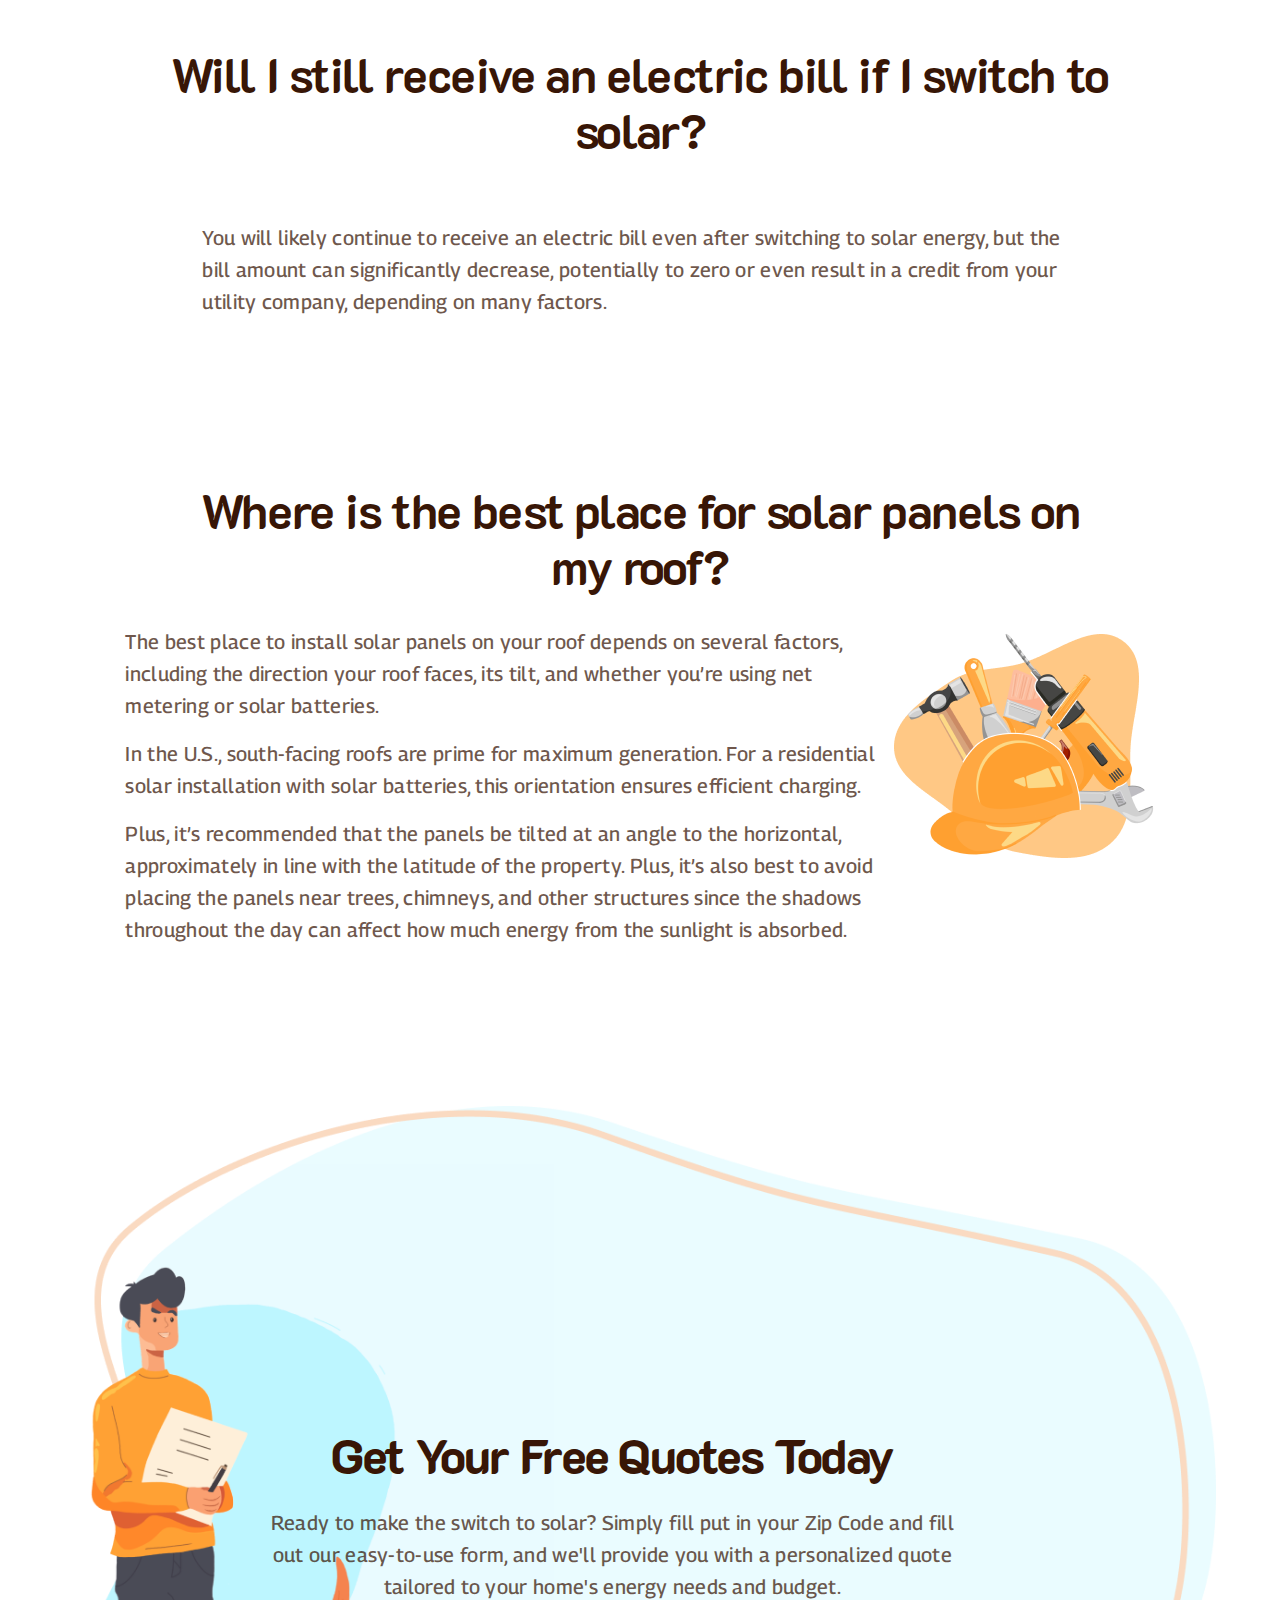
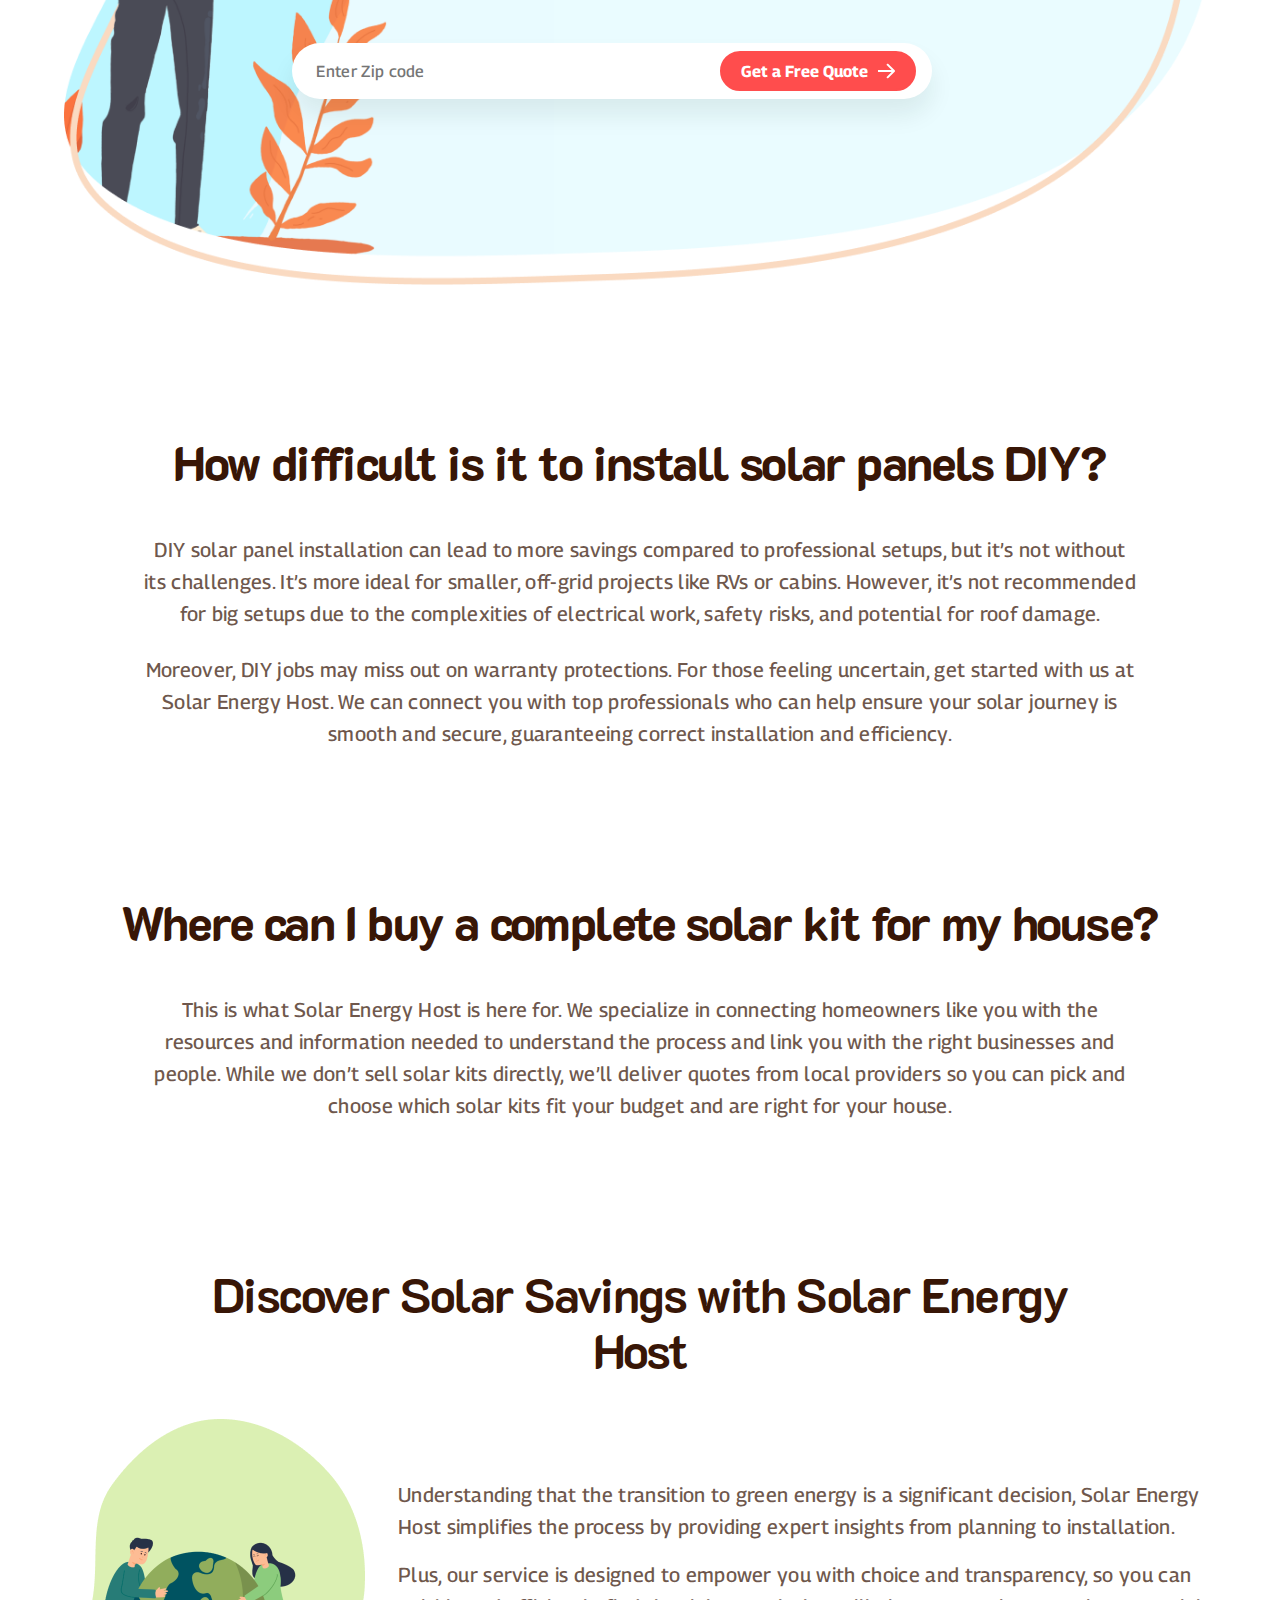
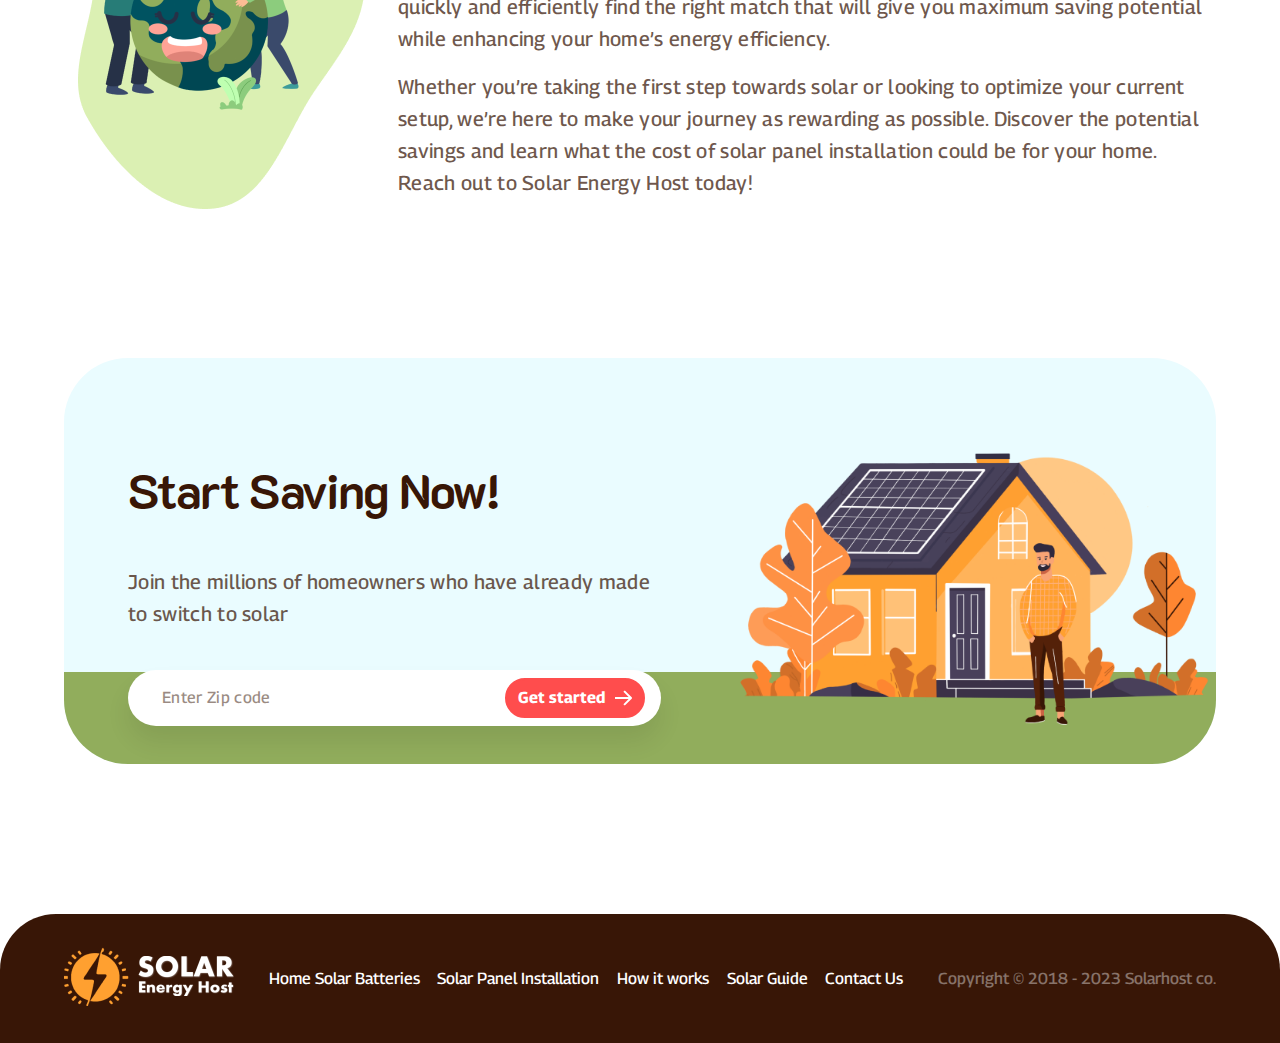
<file: solar-installation.html>
<!DOCTYPE html>
<html lang="en">

<head>
  <meta charset="UTF-8" />
  <meta name="viewport" content="width=device-width, initial-scale=1.0" />
  <link rel="stylesheet" href="assets/css/global.css" />
  <link rel="stylesheet" href="assets/css/style.css" />
  <link rel="stylesheet" href="assets/css/main.css" />
  <link rel="icon" href="assets/images/title_logo.svg" type="image/x-icon" />
  <link rel="stylesheet" href="https://unpkg.com/swiper/swiper-bundle.min.css" />
  <link rel="preconnect" href="https://fonts.gstatic.com" crossorigin>
  <link
    href="https://fonts.googleapis.com/css2?family=K2D:ital,wght@0,100;0,200;0,300;0,400;0,500;0,600;0,700;0,800;1,100;1,200;1,300;1,400;1,500;1,600;1,700;1,800&display=swap"
    rel="stylesheet">
  <link
    href="https://fonts.googleapis.com/css2?family=Georama:ital,wght@0,100..900;1,100..900&family=Inter:wght@100..900&family=K2D:ital,wght@0,100;0,200;0,300;0,400;0,500;0,600;0,700;0,800;1,100;1,200;1,300;1,400;1,500;1,600;1,700;1,800&display=swap"
    rel="stylesheet">
  <link
    href="https://fonts.googleapis.com/css2?family=Georama:ital,wght@0,100..900;1,100..900&family=K2D:ital,wght@0,100;0,200;0,300;0,400;0,500;0,600;0,700;0,800;1,100;1,200;1,300;1,400;1,500;1,600;1,700;1,800&display=swap"
    rel="stylesheet">
  <!-- <link rel="stylesheet/less" type="text/css" href="styles.less" />
    <script
      src="https://cdn.jsdelivr.net/npm/less"
      type="text/javascript"
      ></script> -->
  <script src="assets/js/script.js"></script>
  <title>Solar Energy Host</title>
</head>

<body>
  <header>
    <div class="page-container">
      <div class="header__navbar-wrapper">
        <div class="navbar__logo-wrapper">
          <a href="index.html" class="logo-white">
            <img src="assets/images/logo-white.png" alt="Logo White" />
          </a>
          <a href="index.html" class="logo-black">
            <img src="assets/images/logo-dark.png" alt="Logo Dark" />
          </a>
        </div>
        <div class="navbar__menu-wrapper">
          <ul class="navbar__menu">
            <li><a href="">Home Solar Batteries</a></li>
            <li><a href="">Solar Panel Installation</a></li>
            <li><a href="">How it works</a></li>
            <li><a href="">Solar Guide</a></li>
            <li><a href="">Contact Us</a></li>
          </ul>
        </div>
        <div class="navbar__button-wrapper">
          <button class="btn-rect">
            Start Saving Now<span class="arrow"><svg width="17" height="16" viewBox="0 0 17 16" fill="none"
                xmlns="http://www.w3.org/2000/svg">
                <path
                  d="M16.7071 8.70711C17.0976 8.31658 17.0976 7.68342 16.7071 7.29289L10.3431 0.928932C9.95262 0.538408 9.31946 0.538408 8.92893 0.928932C8.53841 1.31946 8.53841 1.95262 8.92893 2.34315L14.5858 8L8.92893 13.6569C8.53841 14.0474 8.53841 14.6805 8.92893 15.0711C9.31946 15.4616 9.95262 15.4616 10.3431 15.0711L16.7071 8.70711ZM0 9H16V7H0V9Z"
                  fill="white"></path>
              </svg>
            </span>
          </button>
        </div>
        <div class="burger-wrapper" onclick="burger()">
          <svg id="burger" width="48" height="48" viewBox="0 0 48 48" fill="none" xmlns="http://www.w3.org/2000/svg">
            <rect x="12" y="18" width="23" height="2" rx="1" fill="white"></rect>
            <rect x="12" y="23" width="23" height="2" rx="1" fill="white"></rect>
            <rect x="12" y="28" width="23" height="2" rx="1" fill="white"></rect>
          </svg>
          <svg width="48" height="48" viewBox="0 0 48 48" fill="none" xmlns="http://www.w3.org/2000/svg" id="cross">
            <rect x="14.6611" y="31.4246" width="23" height="2" rx="1" transform="rotate(-45 14.6611 31.4246)"
              fill="#381606"></rect>
            <rect x="16.0754" y="15.1611" width="23" height="2" rx="1" transform="rotate(45 16.0754 15.1611)"
              fill="#381606"></rect>
          </svg>
        </div>
        <!-- <div class="burger-cross-wrapper" style="display: none;" onclick="burger()">
        
          </div> -->
      </div>
      <div class="header__burger-menu-wrapper" id="burger-menu">
        <div class="burger__menu-wrapper">
          <ul class="burger__menu">
            <li><a href="">Home Solar Batteries</a></li>
            <li><a href="">Solar Panel Installation</a></li>
            <li><a href="">How it works</a></li>
            <li><a href="">Solar Guide</a></li>
            <li><a href="">Contact Us</a></li>
            <li>
              <button class="btn-rect burger__btn-rect">
                Start Saving Now<span class="arrow"><svg width="17" height="16" viewBox="0 0 17 16" fill="none"
                    xmlns="http://www.w3.org/2000/svg">
                    <path
                      d="M16.7071 8.70711C17.0976 8.31658 17.0976 7.68342 16.7071 7.29289L10.3431 0.928932C9.95262 0.538408 9.31946 0.538408 8.92893 0.928932C8.53841 1.31946 8.53841 1.95262 8.92893 2.34315L14.5858 8L8.92893 13.6569C8.53841 14.0474 8.53841 14.6805 8.92893 15.0711C9.31946 15.4616 9.95262 15.4616 10.3431 15.0711L16.7071 8.70711ZM0 9H16V7H0V9Z"
                      fill="white"></path>
                  </svg>
                </span>
              </button>
            </li>
          </ul>
        </div>
        <div class="navbar__button-wrapper"></div>
      </div>
    </div>
  </header>
  <section class="banner-wrapper">
    <div class="landing__img">
      <img src="assets/images/bg_3.png" alt="" />
      <div class="overlay">&nbsp;</div>
    </div>
    <div class="page-container">
      <div class="banner__banner-info austin">
        <h1 class="banner-info__title">Solar Installation</h1>
        <p class="banner-info__subtitle">
          Connect with top solar installation services and get competitive
          quotes with Solar Energy Host’s expert guidance at every step. Get a
          free cost estimate now!
        </p>
      </div>
      <form action="/form.html" method="get">
        <div class="zipcode-wrap">
          <input type="text" name="zip" placeholder="Enter Zip code" id="">
          <button type="submit" class="btn-rect">
            Free Cost Estimate<span class="arrow"><svg width="17" height="16" viewBox="0 0 17 16" fill="none"
                xmlns="http://www.w3.org/2000/svg">
                <path
                  d="M16.7071 8.70711C17.0976 8.31658 17.0976 7.68342 16.7071 7.29289L10.3431 0.928932C9.95262 0.538408 9.31946 0.538408 8.92893 0.928932C8.53841 1.31946 8.53841 1.95262 8.92893 2.34315L14.5858 8L8.92893 13.6569C8.53841 14.0474 8.53841 14.6805 8.92893 15.0711C9.31946 15.4616 9.95262 15.4616 10.3431 15.0711L16.7071 8.70711ZM0 9H16V7H0V9Z"
                  fill="white"></path>
              </svg>
            </span>
          </button>
        </div>
      </form>
    </div>
  </section>

  <section class="second-need-wrapper">
    <div class="page-container">
      <div class="container-content-install">
        <h2 class="show-desktop">How Solar Installation Can Maximize Your Home’s Energy Efficiency</h2>
        <div class="container--content">
          <div class="content--img--text">
            <div class="content--img">
              <img src="assets/images/solar-installation-menbg.png" alt="">
            </div>

            <div class="content--mobile">
              <h2>How Solar Installation Can Maximize Your Home’s Energy Efficiency</h2>
            </div>
            <div class="content--text">
              <p>Considering going solar but worried about the costs of solar installation, overwhelmed by the
                technicalities, or just unsure of where to begin? Renewable energy is a great move towards
                sustainability and financial savings, but it cannot be helped that things can get a little overwhelming
                at times.</p>
              <p>Solar Energy Host is here to light the way by making it easier for you to understand the process. We
                can link you with leading local solar providers so you receive competitive quotes that fit your energy
                needs and budget.</p>
              <p>If you want to inch closer to making your sustainable goals a reality, read on.</p>
            </div>
          </div>
        </div>
      </div>
    </div>
  </section>

  <section class="quote-wrapper">
    <div class="quote--vector-image">
      <img src="assets/images/vector-top.png" alt="Top-Image">
    </div>
    <div class="quote-container">
      <div class="page-container">
        <div class="quote--bg-image">
          <img src="assets/images/quotes-bg-desktop.png" alt="Boy holding paper">

          <div class="quote--content">
            <h2>Get Your Free Quotes Today</h2>
            <p>Ready to make the switch to solar? Simply fill put in your Zip Code and fill out our&nbsp;easy-to-use
              form, and we'll provide you with a personalized quote tailored to your home's energy needs and budget.</p>
            <form action="/form.html" method="get">
              <div class="zipcode-wrap">
                <input type="text" name="zip" placeholder="Enter Zip code" id="">
                <button type="submit" class="btn-rect">
                  Get a Free Quote<span class="arrow"><svg width="17" height="16" viewBox="0 0 17 16" fill="none"
                      xmlns="http://www.w3.org/2000/svg">
                      <path
                        d="M16.7071 8.70711C17.0976 8.31658 17.0976 7.68342 16.7071 7.29289L10.3431 0.928932C9.95262 0.538408 9.31946 0.538408 8.92893 0.928932C8.53841 1.31946 8.53841 1.95262 8.92893 2.34315L14.5858 8L8.92893 13.6569C8.53841 14.0474 8.53841 14.6805 8.92893 15.0711C9.31946 15.4616 9.95262 15.4616 10.3431 15.0711L16.7071 8.70711ZM0 9H16V7H0V9Z"
                        fill="white"></path>
                    </svg>
                  </span>
                </button>
              </div>
            </form>
            <div class="mobile-image">
              <img src="assets/images/quote-bg-mobile.png" alt="Mobile image">
            </div>
          </div>
        </div>

      </div>
    </div>
    <div class="quote--vector-image">
      <img src="assets/images/vector-btm.png" alt="Bottom-Image">
    </div>
  </section>

  <section class="solar-energy-wrapper">
    <div class="page-container">
      <div class="content-info-work">
        <h2>How it Works</h2>
        <div class="container-boxes">
          <div class="box">
            <div class="num-wrapper">
              <div class="num">
                <span>1</span>
              </div>
              <div class="icon-wrap">
                <img src="assets/images/icon-connect.png" alt="">
              </div>
            </div>
            <div class="box-info">
              <h3>Connect with top local providers</h3>
              <p>Enter basic information to connect with solar providers in your area</p>
            </div>
          </div>
          <div class="box">
            <div class="num-wrapper">
              <div class="num">
                <span>2</span>
              </div>
              <div class="icon-wrap">
                <img src="assets/images/icon-quotes.png" alt="">
              </div>
            </div>
            <h3>Get competitive quotes delivered to you</h3>
            <p>Enter basic information to connect with solar providers in your area</p>
          </div>
          <div class="box">
            <div class="num-wrapper">
              <div class="num">
                <span>3</span>
              </div>
              <div class="icon-wrap">
                <img src="assets/images/icon-saving.png" alt="">
              </div>
            </div>
            <h3>Start saving with the
              best offer</h3>
            <p>Enter basic information to connect with solar providers in your area</p>
          </div>
        </div>

      </div>

    </div>
  </section>

  <section class="electricbill-wrapper">
    <div class="page-container">
      <div class="content-electric-bill">
        <h2>What you need to know about going solar</h2>
        <p>The process of transitioning to solar power shouldn’t be intimidating. While it can be a bit pricey to have
          the kit installed and get it up and running, you must look at it as an investment that you will reap savings
          from in the long run. </p>
        <p>The cost of photovoltaic panels installation depends on many factors, including your home’s total area, the
          system’s size, and additional equipment required, such as batteries. To make it easier for you to afford the
          setup, you can avail of the different financing options available to homeowners. </p>
        <p>Solar energy, a cornerstone of green energy, harnesses the sun’s sustainable and renewable power. With the
          cost of harnessing solar power decreasing annually, residential solar installation has become an increasingly
          attractive option for homeowners across the United States.</p>
        <p>These include solar loans, leases, and power purchase agreements (PPAs). Additionally, the government offers
          tax incentives that intend to reduce the overall solar installation cost. This aims to encourage more
          homeowners to make the switch to renewable energy.</p>
      </div>
    </div>
  </section>

  <section class="simplified-wrapper">
    <div class="page-container page-containerr">
      <div class="title--benefits">
        <h2>Solar setup simplified</h2>
        <p>To give you an idea of how the installation goes, here’s an overview of the process:</p>
      </div>
      <div class="section--grid container-benefits">
        <div class="grid-item item-block">
          <div class="grid-icons">
            <img src="assets/images/icon-connect.png" alt="" />
          </div>
          <div class="grid-content ">
            <h3>Initial consultation</h3>
            <p>Experts from your chosen solar installation company will evaluate your home’s solar potential and discuss
              your energy requirements.</p>
          </div>
        </div>
        <div class="grid-item item-block">
          <div class="grid-icons">
            <img src="assets/images/icon-quotes.png" alt="" />
          </div>
          <div class="grid-content">
            <h3> Designing your system</h3>
            <p>Your provider will design a custom solar power system that ensures maximum efficiency and energy
              production based on your home's specifications.</p>
          </div>
        </div>
        <div class="grid-item item-block">
          <div class="grid-icons">
            <img src="assets/images/icon_using-the-system.png" alt="" />
          </div>
          <div class="grid-content">
            <h3>Using the system.</h3>
            <p>Once installed, your system undergoes a thorough inspection and testing phase. Once everything has tested
              fine, your line is then connected to the grid, and you can begin generating your own clean, renewable
              energy.</p>
          </div>
        </div>
        <div class="grid-item item-block">
          <div class="grid-icons">
            <img src="assets/images/icon_solar-installation.png" alt="" />
          </div>
          <div class="grid-content">
            <h3>Solar installation</h3>
            <p>Professional technicians will mount the panels strategically to catch as much sunlight as possible. The
              duration depends on the system size, but it typically takes a few days to finish.</p>
          </div>
        </div>
      </div>
    </div>
  </section>

  <section class="solar-partner-wrapper">
    <div class="page-container">
      <div class="partner-host-header">
        <h2>Solar Energy Host: your partner in solar</h2>
      </div>
      <div class="partner-host-paragraph">
        <p>Solar Energy Host houses all the information you need about going solar, from inquiries to solar power
          installation, troubleshooting, and proper maintenance and care. </p>
        <h3>Get started in three easy steps</h3>
      </div>
      <div class="solar-installers">
        <div class="installers-wrapper">
          <div class="installers-container">
            <div class="installers-img">
              <img src="assets/images/solar-installers.png" alt="installers picture">
            </div>
            <div class="connect-installers reverse">
              <h3>Connect with top local solar installers</h3>
              <p>Enter basic information about your location and energy needs on our platform, and we'll connect you
                with reputable solar installation companies in your area.</p>
            </div>
          </div>
          <div class="installers-container">
            <div class="installers-img installers-reverse">
              <img src="assets/images/quotes_delivered.png" alt="qotes delivered picture">
            </div>
            <div class="connect-installers ">
              <h3>Get competitive quotes delivered to you</h3>
              <p>We provide a seamless experience for receiving multiple quotes, allowing you to compare options without
                the hassle of reaching out to each provider individually.
              </p>
            </div>
          </div>
          <div class="installers-container">
            <div class="installers-img">
              <img src="assets/images/review_quotes.png" alt="installers picture">
            </div>
            <div class="connect-installers reverse">
              <h3>Review your quotes to find the right match for your needs</h3>
              <p>Our platform makes it easy to compare the specifics of each offer, including the types of solar kits
                available, their capacities, and the cost.
              </p>
            </div>
          </div>
        </div>
      </div>
    </div>
  </section>

  <section class="saving-wrapper">
    <div class="page-container">
      <div class="contain-start-over">
        <div class="contain-wrapper">
          <div class="contain-saving-header">
            <div class="saving-header">
              <h2>Start Saving Now!</h2>
              <p>Join the millions of homeowners who have already made to switch to solar</p>
            </div>
            <form action="/form.html" method="get">
              <div class="zipcode-wrap">
                <input type="text" name="zip" placeholder="Enter Zip code" id="">
                <button type="submit" class="btn-rect">
                  Get started<span class="arrow"><svg width="17" height="16" viewBox="0 0 17 16" fill="none"
                      xmlns="http://www.w3.org/2000/svg">
                      <path
                        d="M16.7071 8.70711C17.0976 8.31658 17.0976 7.68342 16.7071 7.29289L10.3431 0.928932C9.95262 0.538408 9.31946 0.538408 8.92893 0.928932C8.53841 1.31946 8.53841 1.95262 8.92893 2.34315L14.5858 8L8.92893 13.6569C8.53841 14.0474 8.53841 14.6805 8.92893 15.0711C9.31946 15.4616 9.95262 15.4616 10.3431 15.0711L16.7071 8.70711ZM0 9H16V7H0V9Z"
                        fill="white"></path>
                    </svg>
                  </span>
                </button>
              </div>
            </form>
          </div>
          <div class="image-info">
            <img src="assets/images/start-saving-now.png" alt="image of house and man">
          </div>
        </div>
      </div>
    </div>
  </section>

  <section class="simplified-wrapper">
    <div class="page-container">
      <div class="title--suitable">
        <h2>Are all houses suitable for solar panels?</h2>
        <p>At Solar Energy Host, we’re committed to helping homeowners become more informed about going solar, from the
          process of choosing offers to the installation. We’re here to help you save on bills and the environment.Not
          all houses are ideal for installing solar panels. It depends on several key factors:</p>
      </div>
      <div class="section--grid container-benefits">
        <div class="grid-item item-block">
          <div class="grid-icons">
            <img src="assets/images/icon_roof-condition-and-material.png" alt="" />
          </div>
          <div class="grid-content ">
            <h3>Roof condition and material</h3>
            <p>A well-maintained roof can handle rooftop solar installation and even shield it from damage. But if it's
              older than 40 years, it might not be strong enough. Most types of roofs are okay for solar panels, except
              for wooden ones, due to a higher fire risk.</p>
          </div>
        </div>
        <div class="grid-item item-block">
          <div class="grid-icons">
            <img src="assets/images/icon_roof-orientation-and-space.png" alt="" />
          </div>
          <div class="grid-content">
            <h3>Roof orientation and space</h3>
            <p>Roofs facing south get the most sun in the Northern Hemisphere, while east and west-facing roofs get
              around less sunlight.</p>
          </div>
        </div>
        <div class="grid-item item-block">
          <div class="grid-icons">
            <img src="assets/images/icon_shading.png" alt="" />
          </div>
          <div class="grid-content">
            <h3>Shading</h3>
            <p>For peak efficiency, the panels need direct sunlight. Any shading by trees or buildings cuts down their
              energy output.</p>
          </div>
        </div>
        <div class="grid-item item-block">
          <div class="grid-icons">
            <img src="assets/images/icon_energy-efficiency-of-the-home.png" alt="" />
          </div>
          <div class="grid-content">
            <h3>Energy efficiency of the home</h3>
            <p>A home energy audit before installation can identify ways to lower energy use, reducing the number and
              cost of panels needed.</p>
          </div>
        </div>
      </div>
    </div>
  </section>

  <section class="electricbill-wrapper">
    <div class="page-container">
      <div class="content-electric-bill">
        <h2>Will I still receive an electric bill if I switch to solar?</h2>
        <p>You will likely continue to receive an electric bill even after switching to solar energy, but the bill
          amount can significantly decrease, potentially to zero or even result in a credit from your utility company,
          depending on many factors.</p>
      </div>
      <div class="content-best-place">
        <h2 class="show-desktop">
          Where is the best place for solar panels on my roof?
        </h2>
        <div class="content-textImg">
          <div class="content-Img">
            <img src="assets/images/solar-install-img.png" alt="Solar Install Kits">
          </div>
          <h2 class="show-mobile">
            Where is the best place for solar panels on my roof?
          </h2>
          <div class="content-text">
            <p>The best place to install solar panels on your roof depends on several factors, including the direction
              your roof faces, its tilt, and whether you’re using net metering or solar batteries.
            </p>
            <p>In the U.S., south-facing roofs are prime for maximum generation. For a residential solar installation
              with solar batteries, this orientation ensures efficient charging.
            </p>
            <p>
              Plus, it’s recommended that the panels be tilted at an angle to the horizontal, approximately in line with
              the latitude of the property. Plus, it’s also best to avoid placing the panels near trees, chimneys, and
              other structures since the shadows throughout the day can affect how much energy from the sunlight is
              absorbed.

            </p>
          </div>

        </div>
      </div>
    </div>
  </section>

  <section class="quote-wrapper">
    <div class="quote--vector-image">
      <img src="assets/images/vector-top.png" alt="Top-Image">
    </div>
    <div class="quote-container">
      <div class="page-container">
        <div class="quote--bg-image">
          <img src="assets/images/quotes-bg-desktop.png" alt="Boy holding paper">

          <div class="quote--content">
            <h2>Get Your Free Quotes Today</h2>
            <p>Ready to make the switch to solar? Simply fill put in your Zip Code and fill out our&nbsp;easy-to-use
              form, and we'll provide you with a personalized quote tailored to your home's energy needs and budget.</p>
            <form action="/form.html" method="get">
              <div class="zipcode-wrap">
                <input type="text" name="zip" placeholder="Enter Zip code" id="">
                <button type="submit" class="btn-rect">
                  Get a Free Quote<span class="arrow"><svg width="17" height="16" viewBox="0 0 17 16" fill="none"
                      xmlns="http://www.w3.org/2000/svg">
                      <path
                        d="M16.7071 8.70711C17.0976 8.31658 17.0976 7.68342 16.7071 7.29289L10.3431 0.928932C9.95262 0.538408 9.31946 0.538408 8.92893 0.928932C8.53841 1.31946 8.53841 1.95262 8.92893 2.34315L14.5858 8L8.92893 13.6569C8.53841 14.0474 8.53841 14.6805 8.92893 15.0711C9.31946 15.4616 9.95262 15.4616 10.3431 15.0711L16.7071 8.70711ZM0 9H16V7H0V9Z"
                        fill="white"></path>
                    </svg>
                  </span>
                </button>
              </div>
            </form>
            <div class="mobile-image">
              <img src="assets/images/quote-bg-mobile.png" alt="Mobile image">
            </div>
          </div>
        </div>

      </div>
    </div>
    <div class="quote--vector-image">
      <img src="assets/images/vector-btm.png" alt="Bottom-Image">
    </div>
  </section>

  <section class="benefits">
    <div class="page-container">
      <div class="benefits-header-part">
        <h2>How difficult is it to install solar panels DIY?</h2>
        <p>DIY solar panel installation can lead to more savings compared to professional setups, but it’s not without
          its challenges. It’s more ideal for smaller, off-grid projects like RVs or cabins. However, it’s not
          recommended for big setups due to the complexities of electrical work, safety risks, and potential for roof
          damage. </p>
        <p>Moreover, DIY jobs may miss out on warranty protections. For those feeling uncertain, get started with us at
          Solar Energy Host. We can connect you with top professionals who can help ensure your solar journey is smooth
          and secure, guaranteeing correct installation and efficiency.</p>
      </div>
      <div class="benefits-header-part">
        <h2>Where can I buy a complete solar kit for my house?</h2>
        <p>This is what Solar Energy Host is here for. We specialize in connecting homeowners like you with the
          resources and information needed to understand the process and link you with the right businesses and people.
          While we don’t sell solar kits directly, we’ll deliver quotes from local providers so you can pick and choose
          which solar kits fit your budget and are right for your house. </p>
      </div>
  </section>
  <section class="maintainance-wrapper">
    <div class="page-container">
      <div class="maintainance-for-mobile">
        <img src="assets/images/solar-energy-host.png" alt="">
        <h2>Discover Solar Savings with Solar Energy Host</h2>
      </div>
      <div class="maintainance-header">
        <h2>Discover Solar Savings with Solar Energy Host</h2>
      </div>
      <div class="maintainance-container">
        <div class="maintainance-img">
          <img src="assets/images/solar-energy-host.png" alt="">
        </div>
        <div class="maintainance-details">
          <p>Understanding that the transition to green energy is a significant decision, Solar Energy Host simplifies
            the process by providing expert insights from planning to installation.</p>
          <p>Plus, our service is designed to empower you with choice and transparency, so you can quickly and
            efficiently find the right match that will give you maximum saving potential while enhancing your home’s
            energy efficiency.
          </p>
          <p>Whether you’re taking the first step towards solar or looking to optimize your current setup, we’re here to
            make your journey as rewarding as possible. Discover the potential savings and learn what the cost of solar
            panel installation could be for your home. Reach out to Solar Energy Host today!
          </p>
        </div>
      </div>
    </div>
  </section>
  <section class="saving-wrapper">
    <div class="page-container">
      <div class="contain-start-over">
        <div class="contain-wrapper">
          <div class="contain-saving-header">
            <div class="saving-header">
              <h2>Start Saving Now!</h2>
              <p>Join the millions of homeowners who have already made to switch to solar</p>
            </div>
            <form action="/form.html" method="get">
              <div class="zipcode-wrap">
                <input type="text" name="zip" placeholder="Enter Zip code" id="">
                <button type="submit" class="btn-rect">
                  Get started<span class="arrow"><svg width="17" height="16" viewBox="0 0 17 16" fill="none"
                      xmlns="http://www.w3.org/2000/svg">
                      <path
                        d="M16.7071 8.70711C17.0976 8.31658 17.0976 7.68342 16.7071 7.29289L10.3431 0.928932C9.95262 0.538408 9.31946 0.538408 8.92893 0.928932C8.53841 1.31946 8.53841 1.95262 8.92893 2.34315L14.5858 8L8.92893 13.6569C8.53841 14.0474 8.53841 14.6805 8.92893 15.0711C9.31946 15.4616 9.95262 15.4616 10.3431 15.0711L16.7071 8.70711ZM0 9H16V7H0V9Z"
                        fill="white"></path>
                    </svg>
                  </span>
                </button>
              </div>
            </form>
          </div>
          <div class="image-info">
            <img src="assets/images/start-saving-now.png" alt="image of house and man">
          </div>
        </div>
      </div>
    </div>
  </section>
  <footer>
    <div class="footer__navbar-wrapper">
      <div class="page-container">
        <div class="navbar__logo-wrapper">
          <a href="index.html" class="logo">
            <img src="assets/images/logo-white.png" alt="Logo White" />
          </a>
        </div>
        <div class="navbar__menu-wrapper">
          <ul class="navbar__menu">
            <li><a href="">Home Solar Batteries</a></li>
            <li><a href="">Solar Panel Installation</a></li>
            <li><a href="">How it works</a></li>
            <li><a href="">Solar Guide</a></li>
            <li><a href="">Contact Us</a></li>
          </ul>
        </div>
        <div class="cpr-wrapper">Copyright © 2018 - 2023 Solarhost co.</div>
      </div>
    </div>
  </footer>
</body>

</html>
</file>
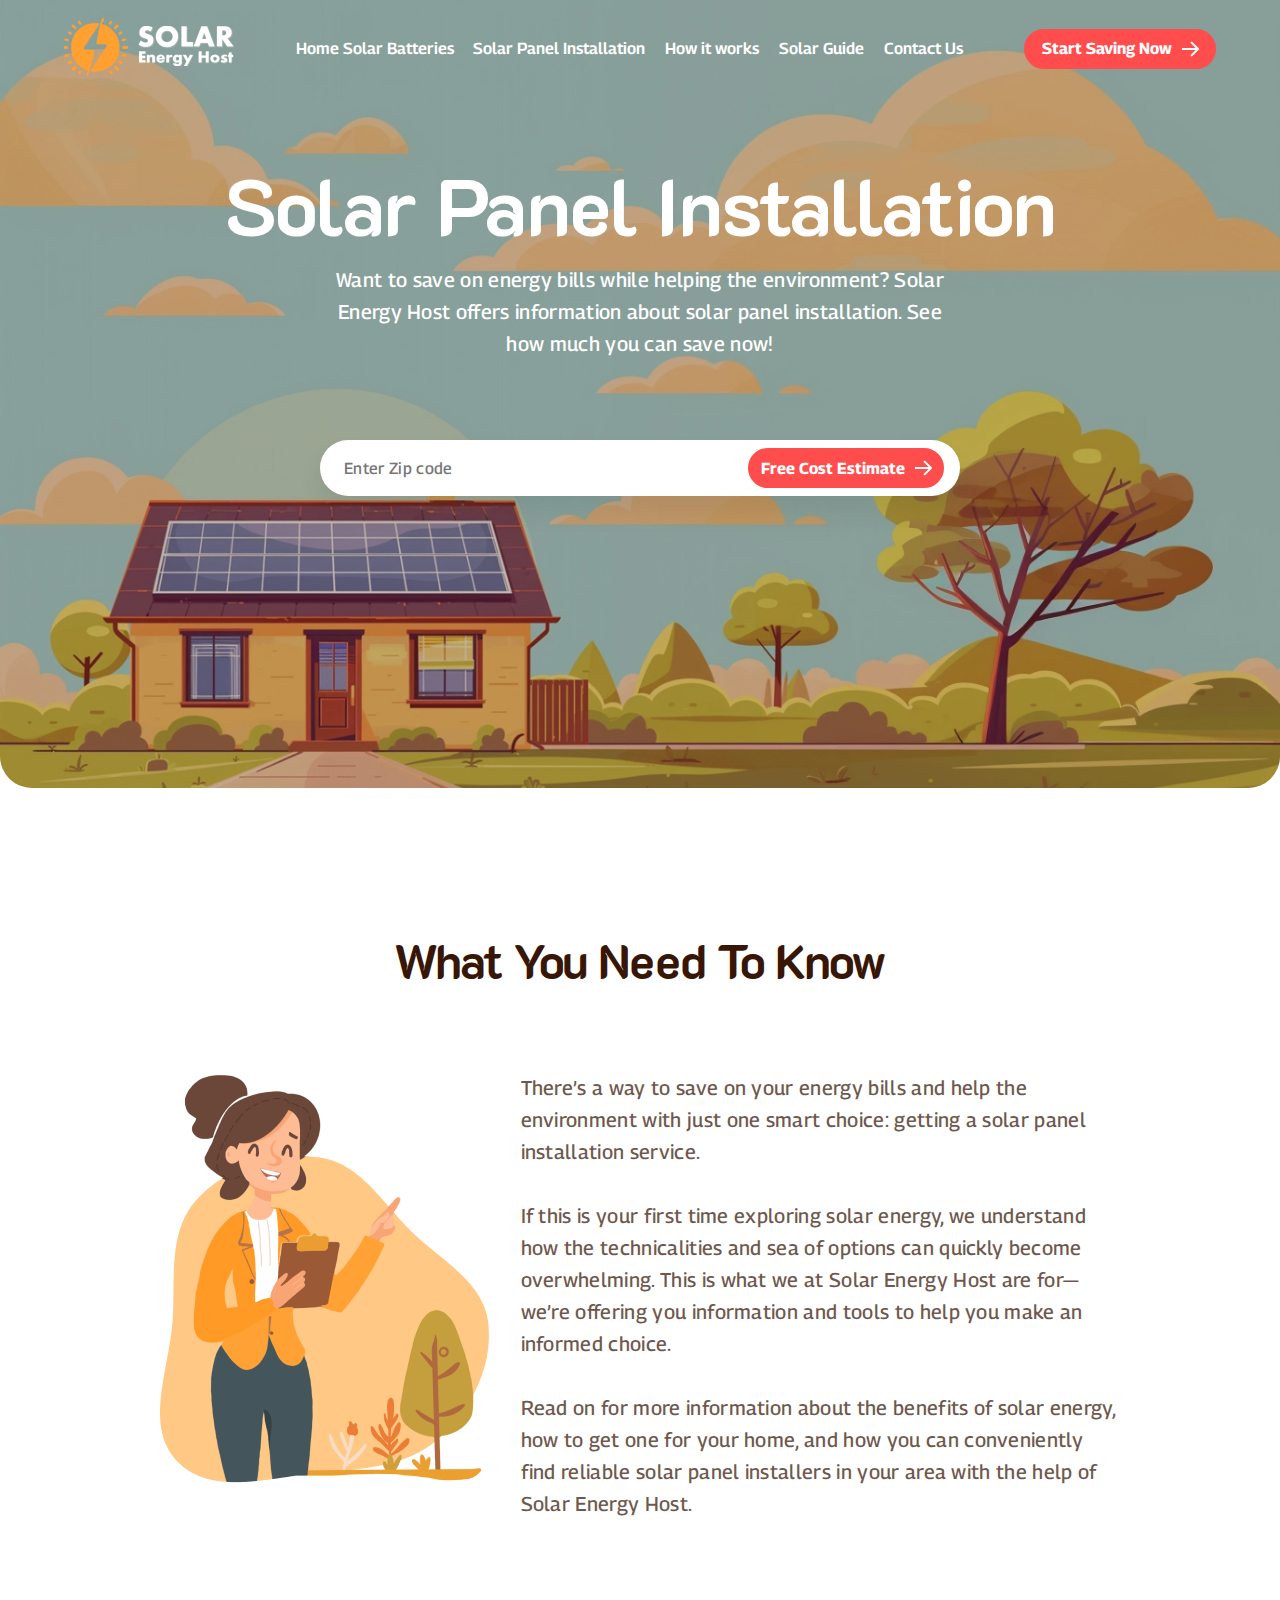
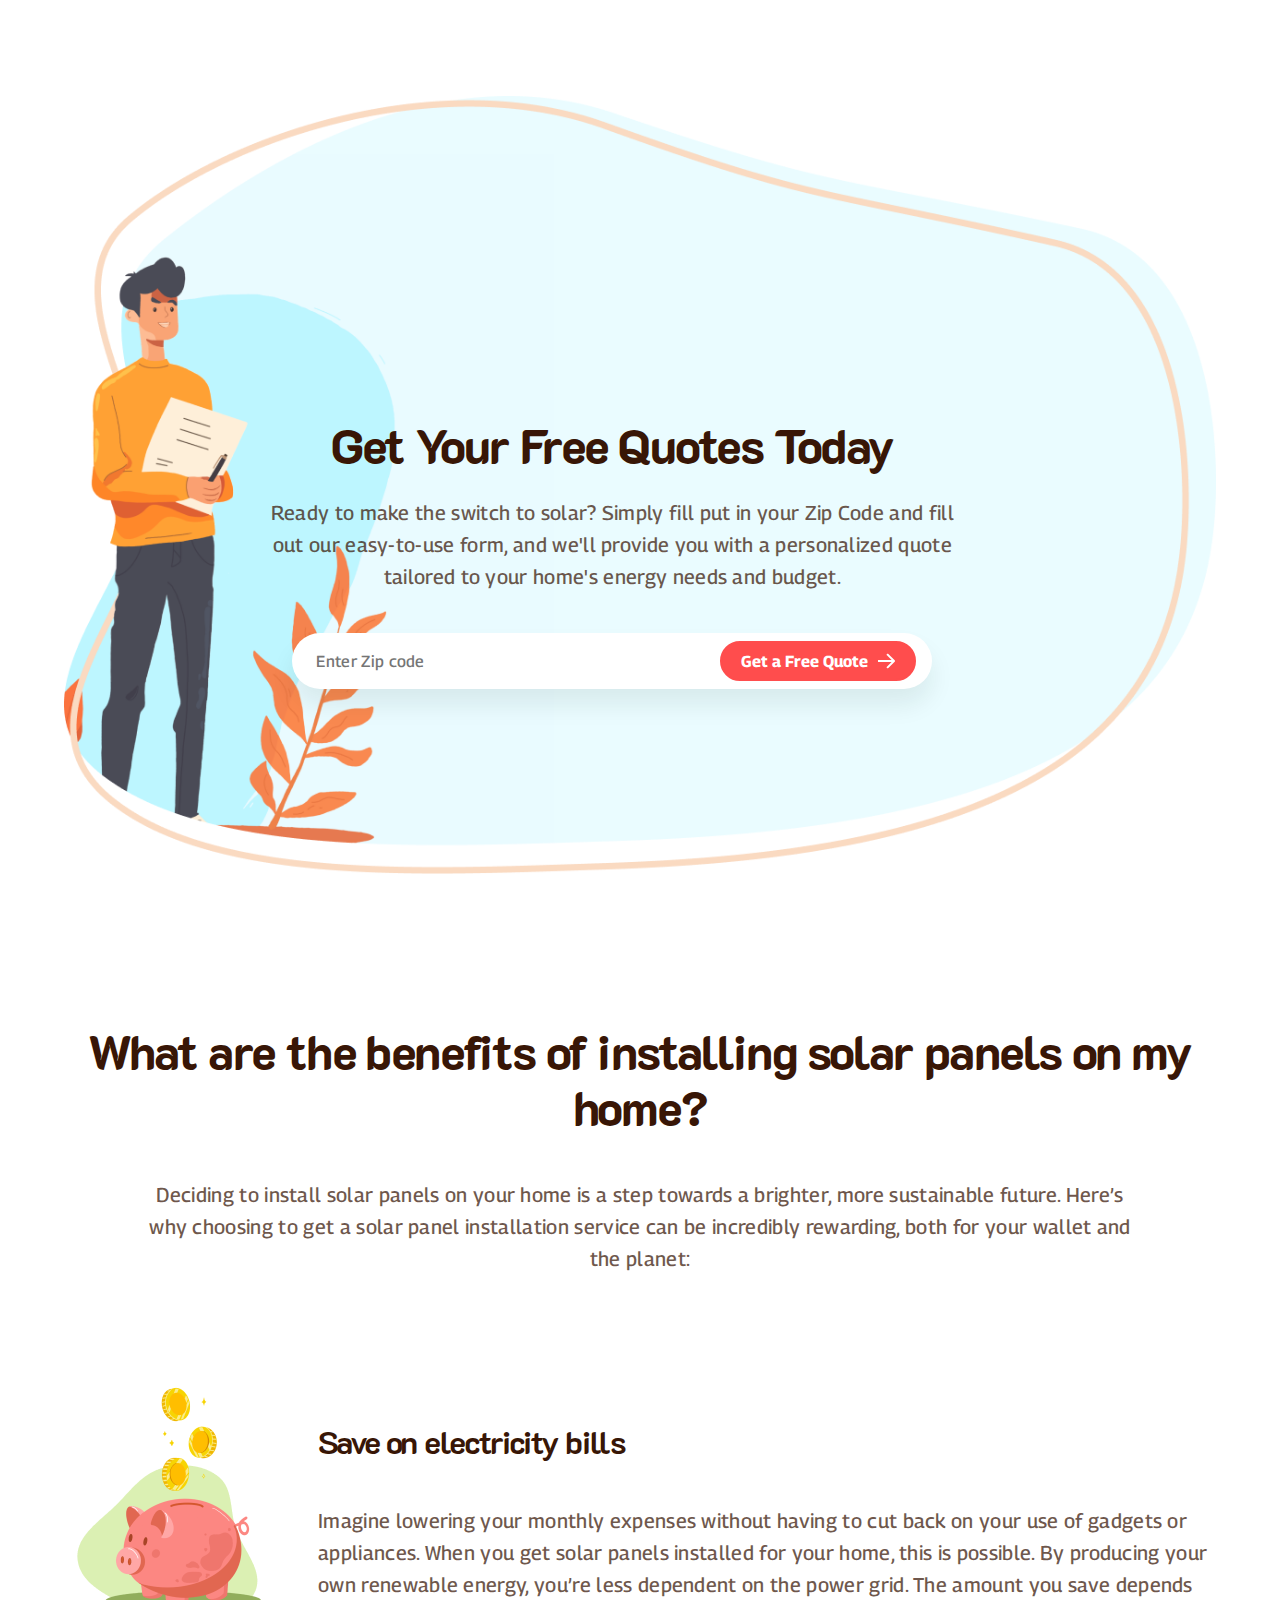
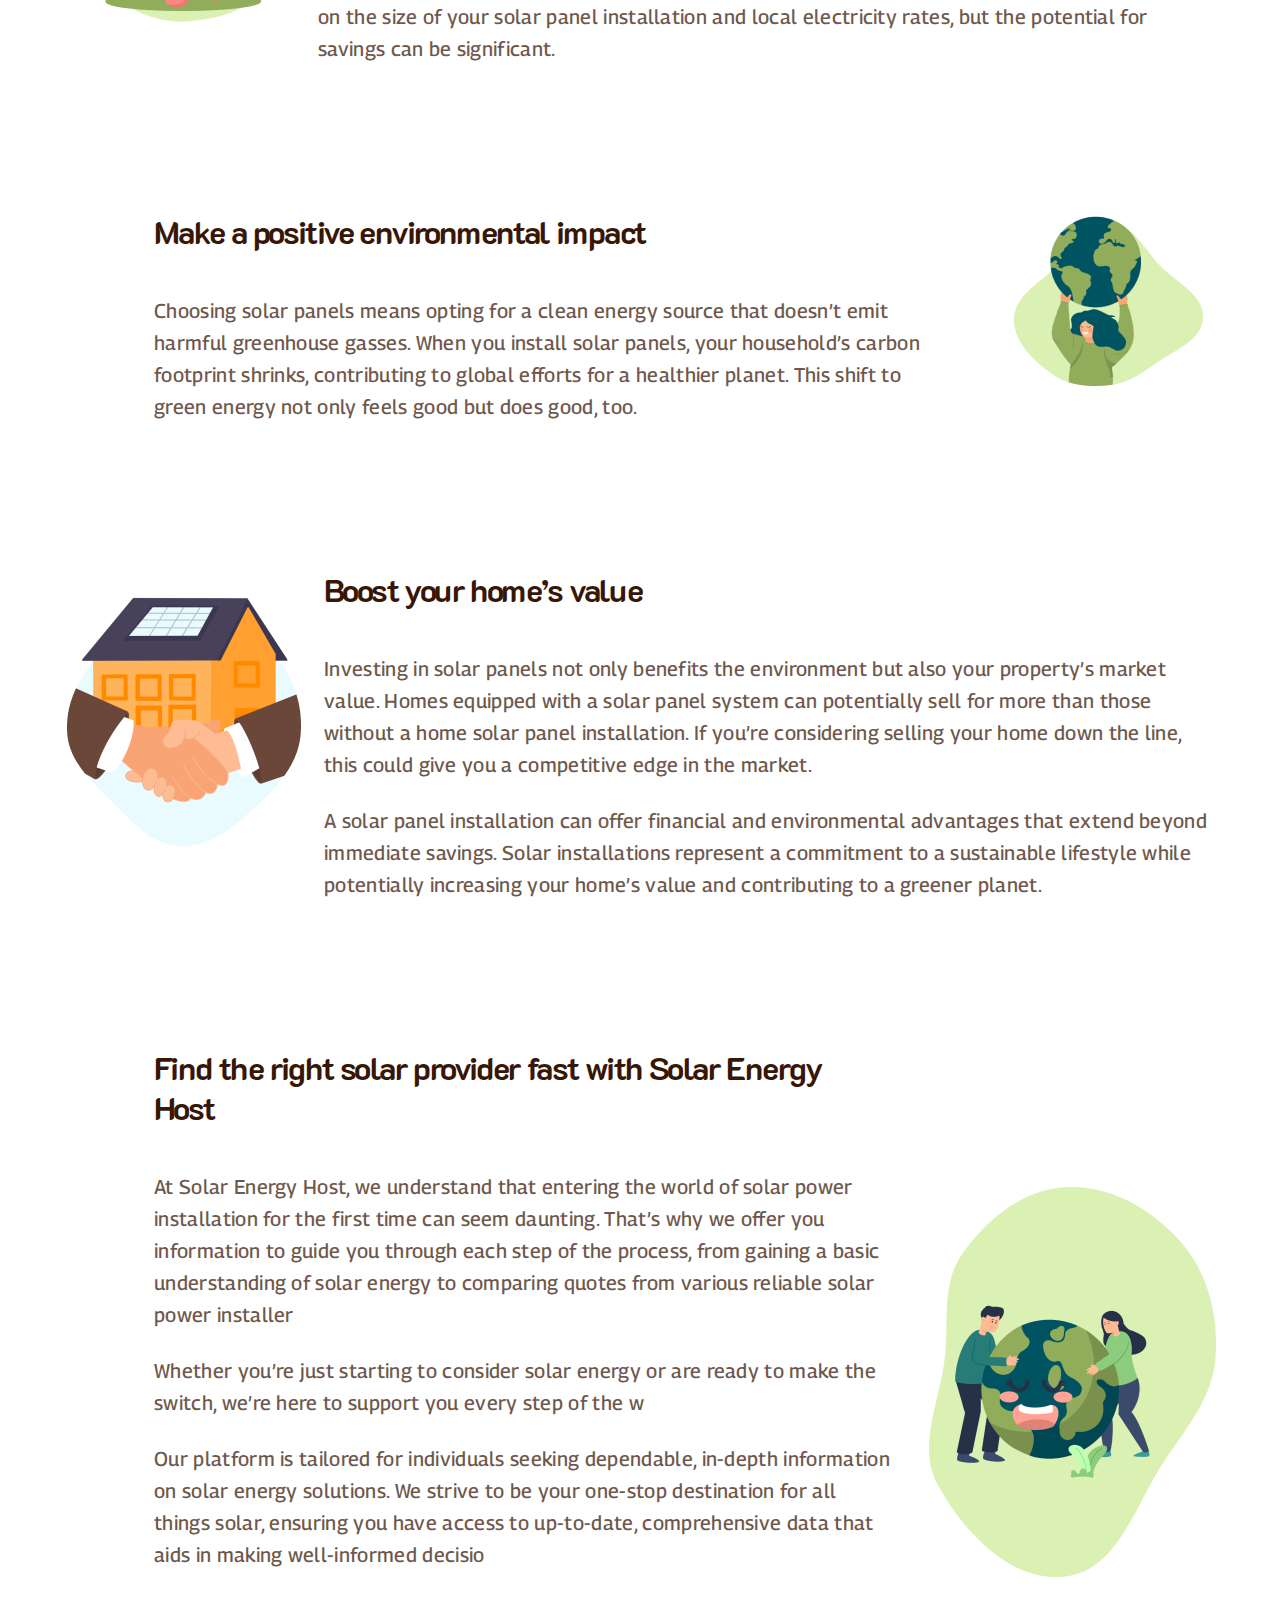
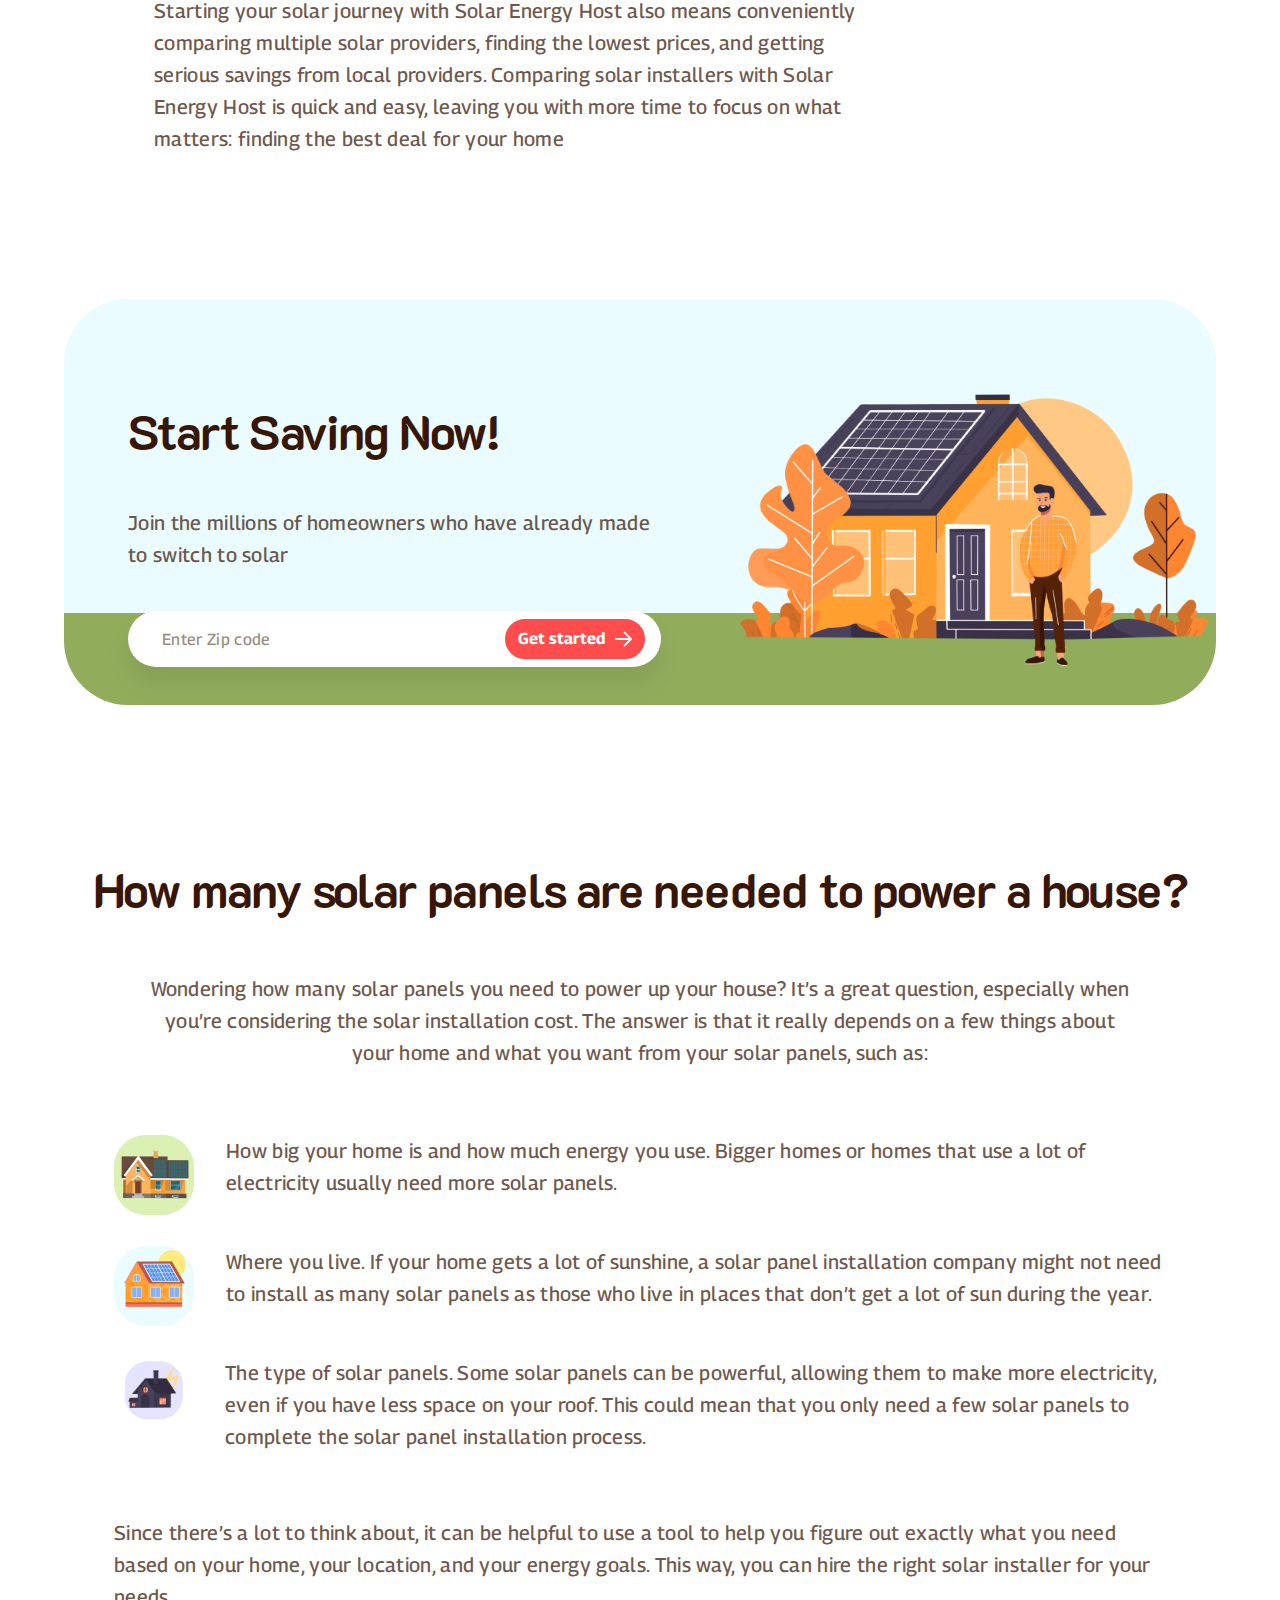
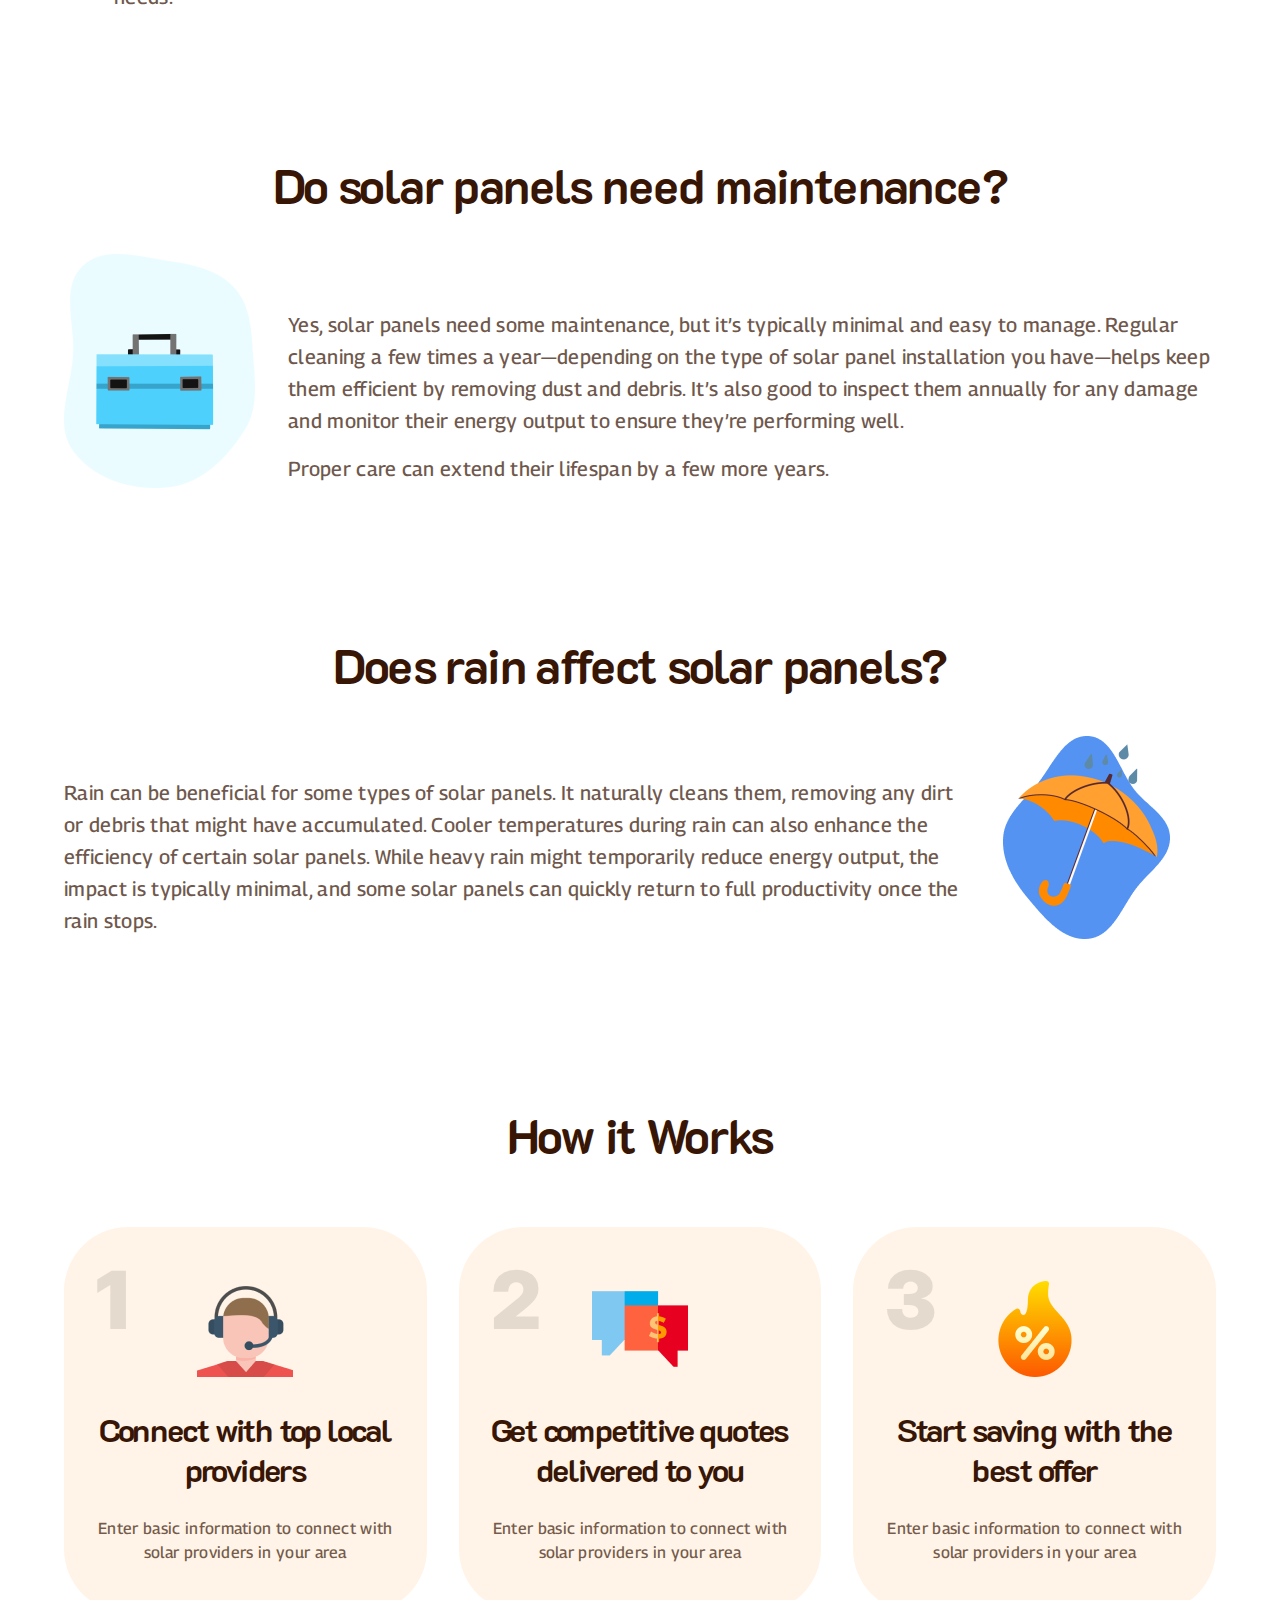
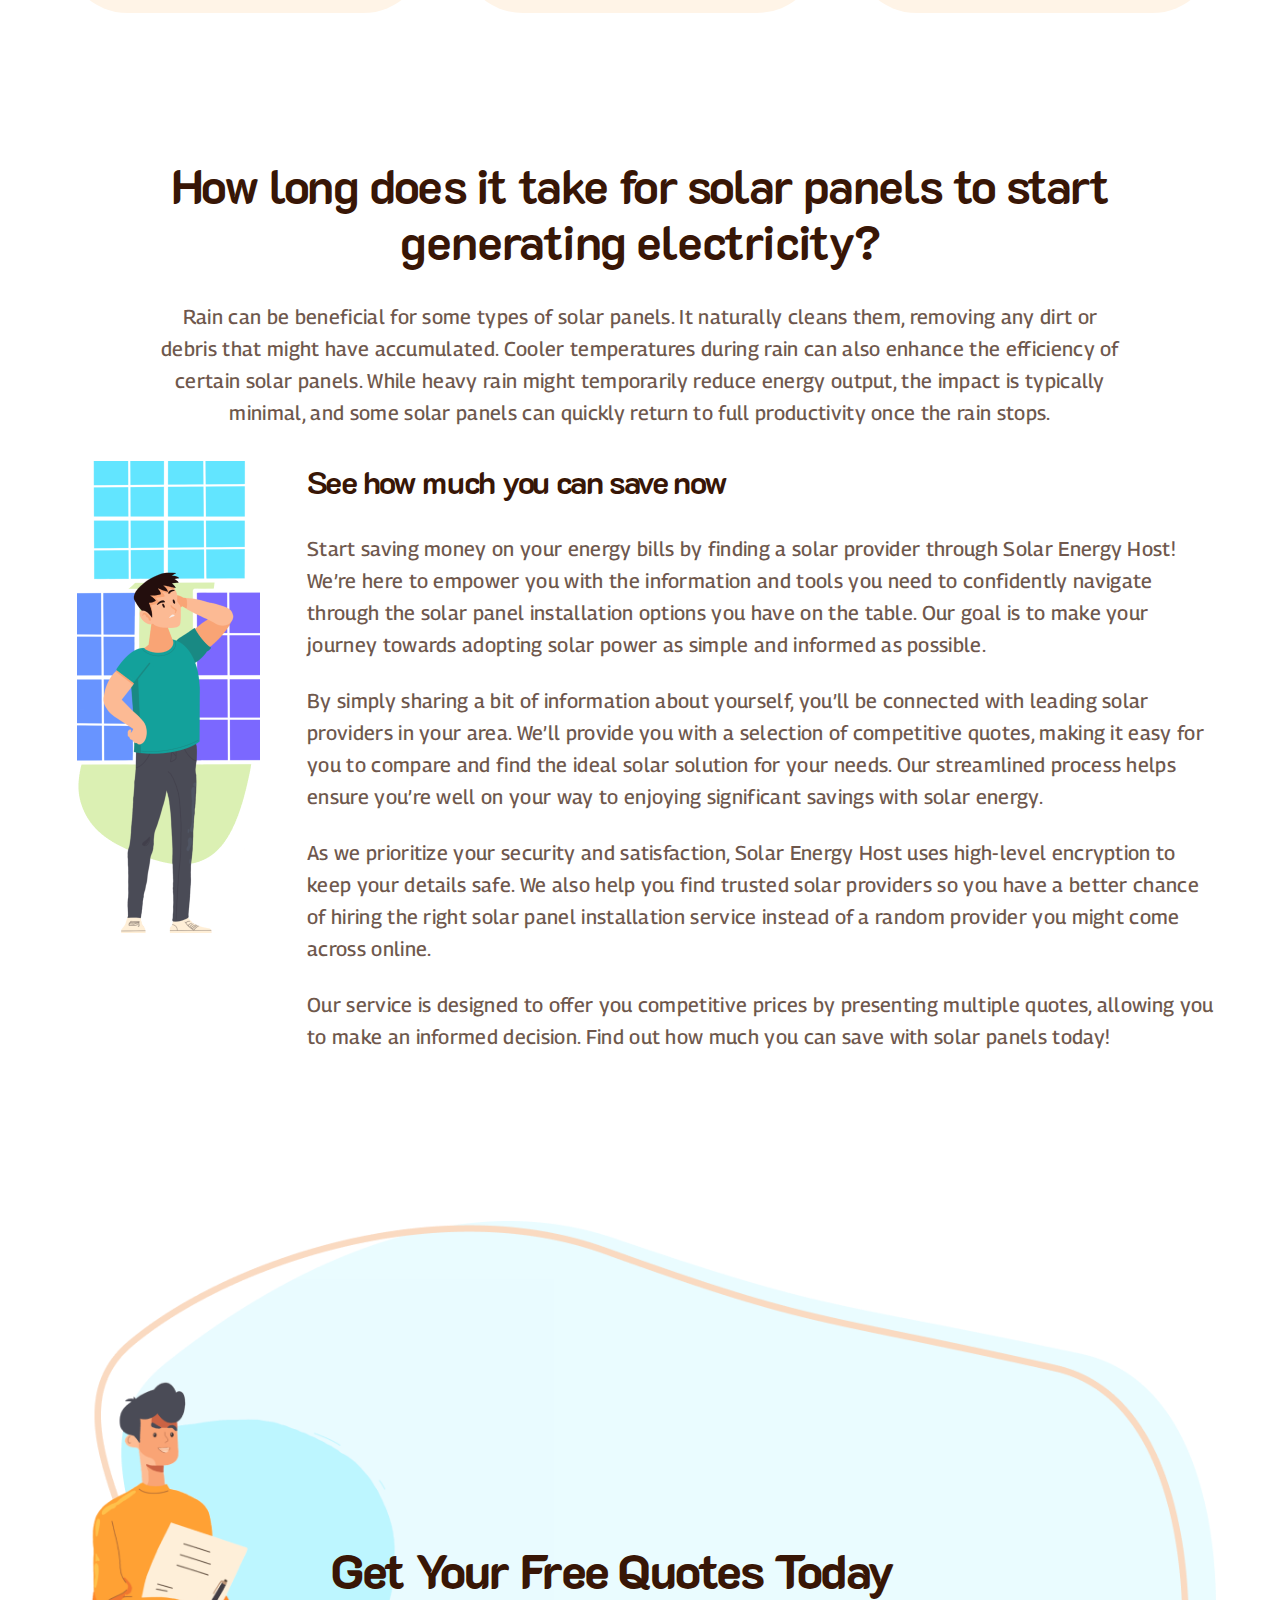
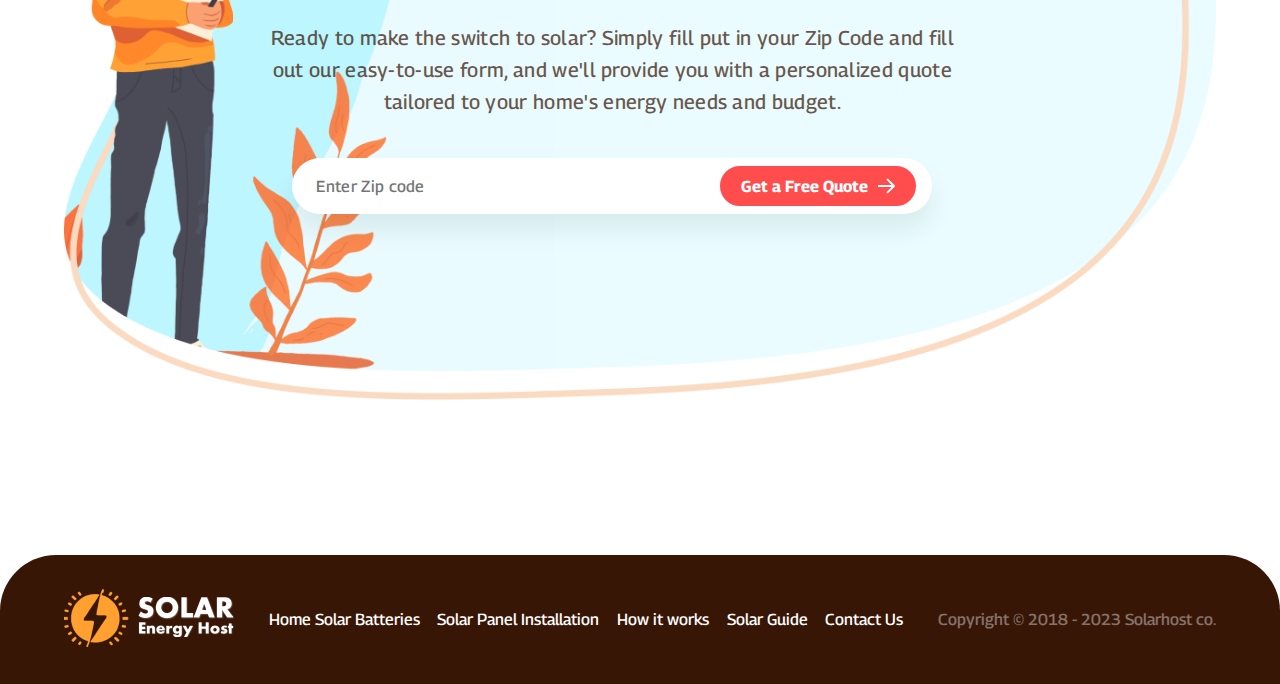
<file: solar-panel-installation.html>
<!DOCTYPE html>
<html lang="en">

<head>
  <meta charset="UTF-8" />
  <meta name="viewport" content="width=device-width, initial-scale=1.0" />
  <link rel="stylesheet" href="assets/css/global.css" />
  <link rel="stylesheet" href="assets/css/style.css" />
  <link rel="stylesheet" href="assets/css/main.css" />
  <link rel="icon" href="assets/images/title_logo.svg" type="image/x-icon" />
  <link rel="stylesheet" href="https://unpkg.com/swiper/swiper-bundle.min.css" />
  <link rel="preconnect" href="https://fonts.gstatic.com" crossorigin>
  <link
    href="https://fonts.googleapis.com/css2?family=K2D:ital,wght@0,100;0,200;0,300;0,400;0,500;0,600;0,700;0,800;1,100;1,200;1,300;1,400;1,500;1,600;1,700;1,800&display=swap"
    rel="stylesheet">
  <link
    href="https://fonts.googleapis.com/css2?family=Georama:ital,wght@0,100..900;1,100..900&family=Inter:wght@100..900&family=K2D:ital,wght@0,100;0,200;0,300;0,400;0,500;0,600;0,700;0,800;1,100;1,200;1,300;1,400;1,500;1,600;1,700;1,800&display=swap"
    rel="stylesheet">
  <link
    href="https://fonts.googleapis.com/css2?family=Georama:ital,wght@0,100..900;1,100..900&family=K2D:ital,wght@0,100;0,200;0,300;0,400;0,500;0,600;0,700;0,800;1,100;1,200;1,300;1,400;1,500;1,600;1,700;1,800&display=swap"
    rel="stylesheet">
  <!-- <link rel="stylesheet/less" type="text/css" href="styles.less" />
    <script
      src="https://cdn.jsdelivr.net/npm/less"
      type="text/javascript"
      ></script> -->
  <script src="assets/js/script.js"></script>
  <title>Solar Energy Host</title>
</head>

<body>
  <header>
    <div class="page-container">
      <div class="header__navbar-wrapper">
        <div class="navbar__logo-wrapper">
          <a href="index.html" class="logo-white">
            <img src="assets/images/logo-white.png" alt="Logo White" />
          </a>
          <a href="index.html" class="logo-black">
            <img src="assets/images/logo-dark.png" alt="Logo Dark" />
          </a>
        </div>
        <div class="navbar__menu-wrapper">
          <ul class="navbar__menu">
            <li><a href="">Home Solar Batteries</a></li>
            <li><a href="">Solar Panel Installation</a></li>
            <li><a href="">How it works</a></li>
            <li><a href="">Solar Guide</a></li>
            <li><a href="">Contact Us</a></li>
          </ul>
        </div>
        <div class="navbar__button-wrapper">
          <button class="btn-rect">
            Start Saving Now<span class="arrow"><svg width="17" height="16" viewBox="0 0 17 16" fill="none"
                xmlns="http://www.w3.org/2000/svg">
                <path
                  d="M16.7071 8.70711C17.0976 8.31658 17.0976 7.68342 16.7071 7.29289L10.3431 0.928932C9.95262 0.538408 9.31946 0.538408 8.92893 0.928932C8.53841 1.31946 8.53841 1.95262 8.92893 2.34315L14.5858 8L8.92893 13.6569C8.53841 14.0474 8.53841 14.6805 8.92893 15.0711C9.31946 15.4616 9.95262 15.4616 10.3431 15.0711L16.7071 8.70711ZM0 9H16V7H0V9Z"
                  fill="white"></path>
              </svg>
            </span>
          </button>
        </div>
        <div class="burger-wrapper" onclick="burger()">
          <svg id="burger" width="48" height="48" viewBox="0 0 48 48" fill="none" xmlns="http://www.w3.org/2000/svg">
            <rect x="12" y="18" width="23" height="2" rx="1" fill="white"></rect>
            <rect x="12" y="23" width="23" height="2" rx="1" fill="white"></rect>
            <rect x="12" y="28" width="23" height="2" rx="1" fill="white"></rect>
          </svg>
          <svg width="48" height="48" viewBox="0 0 48 48" fill="none" xmlns="http://www.w3.org/2000/svg" id="cross">
            <rect x="14.6611" y="31.4246" width="23" height="2" rx="1" transform="rotate(-45 14.6611 31.4246)"
              fill="#381606"></rect>
            <rect x="16.0754" y="15.1611" width="23" height="2" rx="1" transform="rotate(45 16.0754 15.1611)"
              fill="#381606"></rect>
          </svg>
        </div>
        <!-- <div class="burger-cross-wrapper" style="display: none;" onclick="burger()">
        
          </div> -->
      </div>
      <div class="header__burger-menu-wrapper" id="burger-menu">
        <div class="burger__menu-wrapper">
          <ul class="burger__menu">
            <li><a href="">Home Solar Batteries</a></li>
            <li><a href="">Solar Panel Installation</a></li>
            <li><a href="">How it works</a></li>
            <li><a href="">Solar Guide</a></li>
            <li><a href="">Contact Us</a></li>
            <li>
              <button class="btn-rect burger__btn-rect">
                Start Saving Now<span class="arrow"><svg width="17" height="16" viewBox="0 0 17 16" fill="none"
                    xmlns="http://www.w3.org/2000/svg">
                    <path
                      d="M16.7071 8.70711C17.0976 8.31658 17.0976 7.68342 16.7071 7.29289L10.3431 0.928932C9.95262 0.538408 9.31946 0.538408 8.92893 0.928932C8.53841 1.31946 8.53841 1.95262 8.92893 2.34315L14.5858 8L8.92893 13.6569C8.53841 14.0474 8.53841 14.6805 8.92893 15.0711C9.31946 15.4616 9.95262 15.4616 10.3431 15.0711L16.7071 8.70711ZM0 9H16V7H0V9Z"
                      fill="white"></path>
                  </svg>
                </span>
              </button>
            </li>
          </ul>
        </div>
        <div class="navbar__button-wrapper"></div>
      </div>
    </div>
  </header>
  <section class="banner-wrapper">
    <div class="landing__img">
      <img src="assets/images/bg_1.png" alt="" />
      <div class="overlay">&nbsp;</div>
    </div>
    <div class="page-container">
      <div class="banner__banner-info">
        <h1 class="banner-info__title">
          Solar Panel Installation
        </h1>
        <p class="banner-info__subtitle">
          Want to save on energy bills while helping the environment? Solar Energy Host offers information about solar
          panel installation. See how much you can save now!
        </p>
      </div>
      <form action="/form.html" method="get">
        <div class="zipcode-wrap">
          <input type="text" name="zip" placeholder="Enter Zip code" id="">
          <button type="submit" class="btn-rect">
            Free Cost Estimate<span class="arrow"><svg width="17" height="16" viewBox="0 0 17 16" fill="none"
                xmlns="http://www.w3.org/2000/svg">
                <path
                  d="M16.7071 8.70711C17.0976 8.31658 17.0976 7.68342 16.7071 7.29289L10.3431 0.928932C9.95262 0.538408 9.31946 0.538408 8.92893 0.928932C8.53841 1.31946 8.53841 1.95262 8.92893 2.34315L14.5858 8L8.92893 13.6569C8.53841 14.0474 8.53841 14.6805 8.92893 15.0711C9.31946 15.4616 9.95262 15.4616 10.3431 15.0711L16.7071 8.70711ZM0 9H16V7H0V9Z"
                  fill="white"></path>
              </svg>
            </span>
          </button>
        </div>
      </form>
    </div>
  </section>

  <section class="second-need-wrapper">
    <div class="page-container">
      <div class="container-content-what">
        <h2>What You Need To Know</h2>
        <div class="container--content">
          <div class="content--img--text">
            <div class="content--img">
              <img src="assets/images/What-yellowgirl.png" alt="Image Girl">
            </div>

            <div class="content--mobile">
              <h2>What You Need To Know</h2>
            </div>
            <div class="content--text">
              <p>There’s a way to save on your energy bills and help the environment with just one smart choice: getting
                a solar panel installation service.&nbsp;</p>
              <p>
                If this is your first time exploring solar energy, we understand how the technicalities and sea of
                options can quickly become overwhelming. This is what we at Solar Energy Host are for—we’re offering you
                information and tools to help you make an informed choice.
              </p>
              <p>
                Read on for more information about the benefits of solar energy, how to get one for your home, and how
                you can conveniently find reliable solar panel installers in your area with the help of Solar Energy
                Host.&nbsp;
              </p>
            </div>
          </div>
        </div>
      </div>
    </div>
  </section>
  <section class="quote-wrapper">
    <div class="quote--vector-image">
      <img src="assets/images/vector-top.png" alt="Top-Image">
    </div>
    <div class="quote-container">
      <div class="page-container">
        <div class="quote--bg-image">
          <img src="assets/images/quotes-bg-desktop.png" alt="Boy holding paper">

          <div class="quote--content">
            <h2>Get Your Free Quotes Today</h2>
            <p>Ready to make the switch to solar? Simply fill put in your Zip Code and fill out our&nbsp;easy-to-use
              form, and we'll provide you with a personalized quote tailored to your home's energy needs and budget.</p>
            <form action="/form.html" method="get">
              <div class="zipcode-wrap">
                <input type="text" name="zip" placeholder="Enter Zip code" id="">
                <button type="submit" class="btn-rect">
                  Get a Free Quote<span class="arrow"><svg width="17" height="16" viewBox="0 0 17 16" fill="none"
                      xmlns="http://www.w3.org/2000/svg">
                      <path
                        d="M16.7071 8.70711C17.0976 8.31658 17.0976 7.68342 16.7071 7.29289L10.3431 0.928932C9.95262 0.538408 9.31946 0.538408 8.92893 0.928932C8.53841 1.31946 8.53841 1.95262 8.92893 2.34315L14.5858 8L8.92893 13.6569C8.53841 14.0474 8.53841 14.6805 8.92893 15.0711C9.31946 15.4616 9.95262 15.4616 10.3431 15.0711L16.7071 8.70711ZM0 9H16V7H0V9Z"
                        fill="white"></path>
                    </svg>
                  </span>
                </button>
              </div>
            </form>
            <div class="mobile-image">
              <img src="assets/images/quote-bg-mobile.png" alt="Mobile image">
            </div>
          </div>
        </div>

      </div>
    </div>
    <div class="quote--vector-image">
      <img src="assets/images/vector-btm.png" alt="Bottom-Image">
    </div>
  </section>

  <section class="benefits">
    <div class="page-container">
      <div class="benefits-header-part">
        <h2>What are the benefits of installing solar panels on my home?</h2>
        <p>Deciding to install solar panels on your home is a step towards a brighter, more sustainable future. Here’s
          why choosing to get a solar panel installation service can be incredibly rewarding, both for your wallet and
          the planet:</p>
      </div>
      <div class="benefits-wrapper">
        <div class="benefits-bill">
          <div class="benefits-image">
            <img src="assets/images/electricity-bill-img.png" alt="saving">
          </div>
          <div class="container-benefits">
            <h3>
              Save on electricity bills
            </h3>
            <p>Imagine lowering your monthly expenses without having to cut back on your use of gadgets or appliances.
              When
              you get solar panels installed for your home, this is possible. By producing your own renewable energy,
              you’re less
              dependent on the power grid. The amount you save depends on the size of your solar panel installation and
              local
              electricity rates, but the potential for savings can be significant.
            </p>
          </div>
        </div>
        <div class="benefits-bill">

          <div class="benefits-image">
            <img src="assets/images/environmental-impact.png" alt="Environment img">
          </div>
          <div class="container-benefits">
            <h3>Make a positive environmental impact</h3>
            <p>Choosing solar panels means opting for a clean energy source that doesn’t emit harmful greenhouse gasses.
              When you install solar panels, your household’s carbon footprint shrinks, contributing to global efforts
              for a healthier planet. This shift to green energy not only feels good but does good, too.</p>
          </div>
        </div>
        <div class="benefits-bill">
          <div class="benefits-image">
            <img src="assets/images/home-value.png" alt="House in hand">
          </div>
          <div class="container-benefits">
            <h3>Boost your home’s value</h3>
            <p>Investing in solar panels not only benefits the environment but also your property’s market value. Homes
              equipped with a solar panel system can potentially sell for more than those without a home solar panel
              installation.
              If you’re considering selling your home down the line, this could give you a competitive edge in the
              market.</p>
            <p>A solar panel installation can offer financial and environmental advantages that extend beyond immediate
              savings. Solar installations represent a
              commitment to a sustainable lifestyle while potentially increasing your home’s value and contributing to a
              greener planet.</p>
          </div>
        </div>
        <div class="benefits-bill">

          <div class="benefits-image">
            <img src="assets/images/solar-energy-host.png" alt="Couple carring earth">
          </div>
          <div class="container-benefits">
            <h3>Find the right solar provider fast with Solar Energy Host&nbsp;</h3>

            <p>At Solar Energy Host, we understand that entering the world of solar power installation for the first
              time can seem daunting. That’s why we offer you information to guide you through each step of the process,
              from gaining a basic understanding of solar energy to comparing quotes from various reliable solar power
              installer</p>
            <p>Whether you’re just starting to consider solar energy or are ready to make the switch, we’re here to
              support you every step of the w</p>
            <p>Our platform is tailored for individuals seeking dependable, in-depth information on solar energy
              solutions. We strive to be your one-stop destination for all things solar, ensuring you have access to
              up-to-date,
              comprehensive data that aids in making well-informed decisio</p>
            <p>Starting your solar journey with Solar Energy Host also means conveniently comparing multiple solar
              providers, finding the lowest prices, and getting serious savings from local providers. Comparing solar
              installers with Solar Energy Host is quick and easy,
              leaving you with more time to focus on what matters: finding the best deal for your home</p>

          </div>

        </div>
      </div>
    </div>
  </section>

  <section class="saving-wrapper">
    <div class="page-container">
      <div class="contain-start-over">
        <div class="contain-wrapper">
          <div class="contain-saving-header">
            <div class="saving-header">
              <h2>Start Saving Now!</h2>
              <p>Join the millions of homeowners who have already made to switch to solar</p>
            </div>
            <form action="/form.html" method="get">
              <div class="zipcode-wrap">
                <input type="text" name="zip" placeholder="Enter Zip code" id="">
                <button type="submit" class="btn-rect">
                  Get started<span class="arrow"><svg width="17" height="16" viewBox="0 0 17 16" fill="none"
                      xmlns="http://www.w3.org/2000/svg">
                      <path
                        d="M16.7071 8.70711C17.0976 8.31658 17.0976 7.68342 16.7071 7.29289L10.3431 0.928932C9.95262 0.538408 9.31946 0.538408 8.92893 0.928932C8.53841 1.31946 8.53841 1.95262 8.92893 2.34315L14.5858 8L8.92893 13.6569C8.53841 14.0474 8.53841 14.6805 8.92893 15.0711C9.31946 15.4616 9.95262 15.4616 10.3431 15.0711L16.7071 8.70711ZM0 9H16V7H0V9Z"
                        fill="white"></path>
                    </svg>
                  </span>
                </button>
              </div>
            </form>
          </div>
          <div class="image-info">
            <img src="assets/images/start-saving-now.png" alt="image of house and man">
          </div>
        </div>
      </div>
    </div>
  </section>

  <section class="solar-pannel">
    <div class="page-container">
      <div class="solar-pannel-header">
        <h2>How many solar panels are needed to power a house?</h2>
        <p>Wondering how many solar panels you need to power up your house? It’s a great question, especially when
          you’re considering the solar installation cost. The answer is that it really depends on a few things about
          your home and what you want from your solar panels, such as:
        </p>
      </div>
      <div class="pannel-contain">
        <div class="pannel-container1">
          <div class="pannel-img">
            <img src="assets/images/power-house-bg-green.png" alt="this is picture">
          </div>
          <div class="pannel-paragraph">
            <p>How big your home is and how much energy you use. Bigger homes or homes that use a lot of electricity
              usually need more solar panels.
            </p>
          </div>
        </div>
        <div class="pannel-container1">
          <div class="pannel-img">
            <img src="assets/images/power-house-bg-blue.png" alt="this is picture">
          </div>
          <div class="pannel-paragraph">
            <p>Where you live. If your home gets a lot of sunshine, a solar panel installation company might not need to
              install as many solar panels as those who live in places that don’t get a lot of sun during the year.
            </p>
          </div>
        </div>
        <div class="pannel-container1">
          <div class="pannel-img">
            <img src="assets/images/power-house-bg-purple.png" alt="this is picture">
          </div>
          <div class="pannel-paragraph">
            <p>The type of solar panels. Some solar panels can be powerful, allowing them to make more electricity, even
              if you have less space on your roof. This could mean that you only need a few solar panels to complete the
              solar panel installation process.
            </p>
          </div>
        </div>
        <div class="last-pannel">
          <p>Since there’s a lot to think about, it can be helpful to use a tool to help you figure out exactly what you
            need based on your home, your location, and your energy goals. This way, you can hire the right solar
            installer for your needs. </p>
        </div>
  </section>

  <section class="maintainance-wrapper">
    <div class="page-container">
      <div class="maintainance-for-mobile">
        <img src="assets/images/maintinance-blue-bag.png" alt="Bag">
        <h2>Do solar panels need maintenance?</h2>
      </div>
      <div class="maintainance-header">
        <h2>Do solar panels need maintenance?</h2>
      </div>
      <div class="maintainance-container">
        <div class="maintainance-img">
          <img src="assets/images/maintinance-blue-bag.png" alt="this is a bag">
        </div>
        <div class="maintainance-details">
          <p>Yes, solar panels need some maintenance, but it’s typically minimal and easy to manage. Regular cleaning a
            few times a year—depending on the type of solar panel installation you have—helps keep them efficient by
            removing dust and debris. It’s also good to inspect them annually for any damage and monitor their energy
            output to ensure they’re performing well.</p>
          <p>Proper care can extend their lifespan by a few more years. </p>
        </div>
      </div>
    </div>
  </section>

  <section class="solar-affects">
    <div class="page-container">
      <div class="solar-affects-header">
        <h2>Does rain affect solar panels?</h2>
      </div>
      <div class="solar-affects-for-mobile">
        <img src="assets/images/maintinance-umbrella.png" alt="this is an umbrella">
        <h2>Does rain affect solar panels?</h2>
      </div>
      <div class="solar-affects-wrapper">
        <div class="affects-img">
          <img src="assets/images/maintinance-umbrella.png" alt="this is an umbrella">
        </div>
        <div class="solar-affects-container">
          <p>Rain can be beneficial for some types of solar panels. It naturally cleans them, removing any dirt or
            debris that might have accumulated. Cooler temperatures during rain can also enhance the efficiency of
            certain solar panels. While heavy rain might temporarily reduce energy output, the impact is typically
            minimal, and some solar panels can quickly return to full productivity once the rain stops.</p>
        </div>
      </div>
    </div>
  </section>

  <section class="solar-energy-wrapper">
    <div class="page-container">
      <div class="content-info-work">
        <h2>How it Works</h2>
        <div class="container-boxes">
          <div class="box">
            <div class="num-wrapper">
              <div class="num">
                <span>1</span>
              </div>
              <div class="icon-wrap">
                <img src="assets/images/icon-connect.png" alt="">
              </div>
            </div>
            <div class="box-info">
              <h3>Connect with top local providers</h3>
              <p>Enter basic information to connect with solar providers in your area</p>
            </div>
          </div>
          <div class="box">
            <div class="num-wrapper">
              <div class="num">
                <span>2</span>
              </div>
              <div class="icon-wrap">
                <img src="assets/images/icon-quotes.png" alt="">
              </div>
            </div>
            <h3>Get competitive quotes delivered to you</h3>
            <p>Enter basic information to connect with solar providers in your area</p>
          </div>
          <div class="box">
            <div class="num-wrapper">
              <div class="num">
                <span>3</span>
              </div>
              <div class="icon-wrap">
                <img src="assets/images/icon-saving.png" alt="">
              </div>
            </div>
            <h3>Start saving with the
              best offer</h3>
            <p>Enter basic information to connect with solar providers in your area</p>
          </div>
        </div>
      </div>

    </div>
  </section>

  <section class="electricity-content-wrapper">
    <div class="page-container">
      <div class="container-content-electricity">
        <h2>How long does it take for solar panels to start generating electricity?</h2>
        <div class="container-content">
          <p>
            Rain can be beneficial for some types of solar panels. It naturally cleans them, removing any dirt or debris
            that might have accumulated. Cooler temperatures during rain can also enhance the efficiency of certain
            solar panels. While heavy rain might temporarily reduce energy output, the impact is typically minimal, and
            some solar panels can quickly return to full productivity once the rain stops.
          </p>
        </div>

        <div class="content--save">
          <div class="content--save-img">
            <img src="assets/images/Electricity-greenboy.png" alt="Boy in Green">
          </div>
          <div class="content--save-head">
            <h3>See how much you can save now </h3>
            <div class="content--save-body">
              <p>Start saving money on your energy bills by finding a solar provider through Solar Energy Host! We’re
                here to empower you with the information and tools you need to confidently navigate through the solar
                panel installation options you have on the table. Our goal is to make your journey towards adopting
                solar power as simple and informed as possible.
              </p>
              <p>By simply sharing a bit of information about yourself, you’ll be connected with leading solar providers
                in your area. We’ll provide you with a selection of competitive quotes, making it easy for you to
                compare and find the ideal solar solution for your needs. Our streamlined process helps ensure you’re
                well on your way to enjoying significant savings with solar energy.</p>
              <p>As we prioritize your security and satisfaction, Solar Energy Host uses high-level encryption to keep
                your details safe. We also help you find trusted solar providers so you have a better chance of hiring
                the right solar panel installation service instead of a random provider you might come across online.
              </p>
              <p>Our service is designed to offer you competitive prices by presenting multiple quotes, allowing you to
                make an informed decision. Find out how much you can save with solar panels today!</p>
            </div>

          </div>
        </div>
      </div>
    </div>
  </section>
  <section class="quote-wrapper">
    <div class="quote--vector-image">
      <img src="assets/images/vector-top.png" alt="Top-Image">
    </div>
    <div class="quote-container">
      <div class="page-container">
        <div class="quote--bg-image">
          <img src="assets/images/quotes-bg-desktop.png" alt="Boy holding paper">

          <div class="quote--content">
            <h2>Get Your Free Quotes Today</h2>
            <p>Ready to make the switch to solar? Simply fill put in your Zip Code and fill out our&nbsp;easy-to-use
              form, and we'll provide you with a personalized quote tailored to your home's energy needs and budget.</p>
            <form action="/form.html" method="get">
              <div class="zipcode-wrap">
                <input type="text" name="zip" placeholder="Enter Zip code" id="">
                <button type="submit" class="btn-rect">
                  Get a Free Quote<span class="arrow"><svg width="17" height="16" viewBox="0 0 17 16" fill="none"
                      xmlns="http://www.w3.org/2000/svg">
                      <path
                        d="M16.7071 8.70711C17.0976 8.31658 17.0976 7.68342 16.7071 7.29289L10.3431 0.928932C9.95262 0.538408 9.31946 0.538408 8.92893 0.928932C8.53841 1.31946 8.53841 1.95262 8.92893 2.34315L14.5858 8L8.92893 13.6569C8.53841 14.0474 8.53841 14.6805 8.92893 15.0711C9.31946 15.4616 9.95262 15.4616 10.3431 15.0711L16.7071 8.70711ZM0 9H16V7H0V9Z"
                        fill="white"></path>
                    </svg>
                  </span>
                </button>
              </div>
            </form>
            <div class="mobile-image">
              <img src="assets/images/quote-bg-mobile.png" alt="Mobile image">
            </div>
          </div>
        </div>

      </div>
    </div>
    <div class="quote--vector-image">
      <img src="assets/images/vector-btm.png" alt="Bottom-Image">
    </div>
  </section>
  <footer>
    <div class="footer__navbar-wrapper">
      <div class="page-container">
        <div class="navbar__logo-wrapper">
          <a href="index.html" class="logo-white">
            <img src="assets/images/logo-white.png" alt="Logo White" />
          </a>
        </div>
        <div class="navbar__menu-wrapper">
          <ul class="navbar__menu">
            <li><a href="">Home Solar Batteries</a></li>
            <li><a href="">Solar Panel Installation</a></li>
            <li><a href="">How it works</a></li>
            <li><a href="">Solar Guide</a></li>
            <li><a href="">Contact Us</a></li>
          </ul>
        </div>
        <div class="cpr-wrapper">Copyright © 2018 - 2023 Solarhost co.</div>
      </div>
    </div>
  </footer>
</body>

</html>
</file>
<file: assets/css/global.css>
* {
  margin: 0;
  padding: 0;
  box-sizing: border-box;
}

.page-container {
  padding: 0px 64px;
  max-width: 1440px;
  margin: 0 auto;
}

@media only screen and (max-width: 1200px) {
  .page-container {
    padding: 0 32px;
  }
}

@media only screen and (max-width: 767px) {
  .page-container {
    padding: 0px 16px;
    margin: 0 auto;
  }
}

h1,
h2,
h3 {
  font-family: "K2D";
  color: #381606;
  letter-spacing: -0.1rem;
}

h1 {
  font-size: 96px;
  line-height: 104px;
}

h2 {
  font-size: 72px;
  line-height: 80px;
}

h3 {
  font-size: 32px;
  line-height: 40px;
}

body {
  position: relative;
  font-family: "Georama";
  font-weight: 500;
  font-size: 20px;
  color: rgba(56, 22, 6, 0.70);
  margin: 0px;
}

button {
  display: flex;
  align-items: center;
  justify-content: center;
  gap: 10px;
  color: white;
  box-sizing: border-box;
  border: 0px;
  border-radius: 32px;
  background-color: #ff4d4d;
  border: 2px solid #ff4d4d;
  transition: 100ms ease-in-out;
  font-family: "Georama";
  text-wrap: nowrap;

  .arrow {
    font-size: 32px;
    font-weight: 200;
    margin-bottom: 8px;
  }

  svg {
    transition: 100ms ease-in-out;
  }

  &:hover {
    cursor: pointer;
    background-color: white;
    color: #ff4d4d;

    svg {
      path {
        stroke: #ff4d4d;
        fill: #ff4d4d;
      }
    }
  }

  &:active {
    cursor: pointer;
    background-color: #ffd3d3;
    stroke: #ff4d4d;
    fill: #ff4d4d;
  }
}

.btn-rect {
  height: 40px;
  width: 100%;
  padding: 8px 16px;
  font-weight: 700;
}

.btn-circle {
  box-sizing: content-box;
  border: 2px solid #ff4d4d;
  border-radius: 100%;
  font-size: 40px;
  font-weight: 300;
  min-height: 40px;
  min-width: 40px;
  padding: 0px;
  transition: 100ms ease-in-out;
}

ul {
  list-style: none;
  padding: 0px;
}

p {
  color: rgba(56, 22, 6, 0.72);
  margin: 0px;
  line-height: 32px;
  letter-spacing: 0.02rem;
  font-weight: 500;
}

input {
  &:focus {
    outline: none;
  }
}

@media only screen and (max-width: 1300px) and (min-width:991px) {
  h2 {
    font-size: 50px;
    line-height: 48px;
  }
}

@media only screen and (max-width: 991px) and (min-width:767px) {
  h2 {
    font-size: 36px;
    line-height: 40px;
  }

  h3 {
    font-size: 22px;
    line-height: 32px;
  }

  p {
    font-size: 16px;
    line-height: 22px;
  }
}

@media only screen and (max-width: 767px) {
  h2 {
    font-size: 48px;
    line-height: 56px;
  }

  h3 {
    font-size: 32px;
    line-height: 32px;
    font-weight: 700;
    letter-spacing: -0.03em;
  }

  p {
    font-size: 16px;
    line-height: 24px;
    font-weight: 500;
    letter-spacing: 0.02em;
  }
}

@media only screen and (max-width: 540px) {
  h1 {
    font-size: 56px;
    line-height: 64px;
    letter-spacing: -0.1rem;
  }

  h2 {
    font-size: 48px;
    line-height: 56px;
    letter-spacing: -0.05em;
  }

  h3 {
    font-size: 32px;
    line-height: 40px;
  }

  p {
    font-size: 16px;
  }
}

@media screen and (min-width: 768px) {

  li,
  button,
  input {
    font-size: 16px;
    font-family: Georama;
    font-weight: 500;
  }
}

@media (max-width: 768px) {
  button {
    font-size: 16px;
    font-weight: 700;
  }

  input {
    font-size: 14px;
    font-weight: 500;
    font-family: Georama;
    letter-spacing: 0.02rem;
  }
}

/* :hover {
  cursor: url("../images/cursor.svg"), auto;
} */
</file>
<file: assets/css/style.css>
* {
  margin: 0px;
  padding: 0px;
  box-sizing: border-box;
}

/*------Header------*/
header {
  position: absolute;
  width: 100%;
  color: white;
  z-index: 10;
  -webkit-box-sizing: content-box;
  box-sizing: content-box;
}

header .header__navbar-wrapper {
  margin: 0 auto;
  display: -webkit-box;
  display: -ms-flexbox;
  display: flex;
  -webkit-box-pack: justify;
  -ms-flex-pack: justify;
  justify-content: space-between;
  -webkit-box-align: center;
  -ms-flex-align: center;
  align-items: center;
  width: 100%;
}

header .header__navbar-wrapper .navbar__logo-wrapper .logo {
  display: flex;
}

header .header__navbar-wrapper .navbar__menu-wrapper {
  width: 100%;
}

header .header__navbar-wrapper .navbar__menu-wrapper .navbar__menu {
  display: flex;
  -webkit-box-pack: center;
  -ms-flex-pack: center;
  justify-content: center;
  gap: 2.5%;
  list-style: none;
  width: 100%;
}

header .header__navbar-wrapper .navbar__menu-wrapper .navbar__menu a {
  font-weight: 600;
  text-decoration: none;
}

header .header__navbar-wrapper .navbar__menu-wrapper .navbar__menu a:visited {
  color: white;
}

header .header__navbar-wrapper .navbar__menu-wrapper .navbar__menu a:hover {
  text-decoration: underline;
  text-underline-offset: 5px;
  -webkit-text-decoration-color: #fba301;
  text-decoration-color: #fba301;
  text-decoration-thickness: 2px;
  cursor: url("../images/cursor.svg"), auto;
}

header .navbar__logo-wrapper .logo-white {
  display: block;
}

header .navbar__logo-wrapper .logo-black {
  display: none;
}

header .burger-wrapper #burger {
  display: block;
}

header .burger-wrapper #cross {
  display: none;
}

header .header__burger-menu-wrapper {
  display: none;
}

/*-----BurgerMenu-------*/
.burger-on {
  position: fixed;
  background-color: #ffffff;
}

.burger-on .navbar__logo-wrapper .logo-white {
  display: none;
}

.burger-on .navbar__logo-wrapper .logo-black {
  display: block;
}

.burger-on .header__burger-menu-wrapper {
  display: flex;
  text-align: center;
}

.burger-on .burger-wrapper #burger {
  display: none;
}

.burger-on .burger-wrapper #cross {
  display: block;
}

.reverse header {
  position: relative;
}

.reverse header .header__navbar-wrapper .navbar__logo-wrapper .logo-white {
  display: none;
}

.reverse header .header__navbar-wrapper .navbar__logo-wrapper .logo-black {
  display: block;
}

.reverse header .header__navbar-wrapper .navbar__menu-wrapper .navbar__menu a {
  color: #381606 !important;
  letter-spacing: 0.03em;
}

.reverse header .header__navbar-wrapper .burger-wrapper svg rect {
  fill: #381606;
}

.reverse header .header__navbar-wrapper .navbar__menu-wrapper .navbar__menu a {
  color: #381606 !important;
  letter-spacing: 0.03em;
}

.reverse header .header__navbar-wrapper .burger-wrapper svg rect {
  fill: #381606;
}

/*------Banner------*/
.banner-wrapper {
  min-height: 788px;
  position: relative;
  color: white;
  overflow: hidden;
  outline: none;
  border-radius: 0px 0px 32px 32px;
}

@media (max-width: 767px) {
  .banner-wrapper {
    border-radius: 0 0 24px 24px;
  }
}

.banner-wrapper .landing__img img {
  z-index: -1;
  position: absolute;
  left: 0;
  height: 100%;
  -o-object-fit: cover;
  object-fit: cover;
  width: 100%;
}

.banner-wrapper .banner__banner-info .banner-info__title {
  color: #ffffff;
  text-align: center;
  padding-bottom: 16px;
  margin: 0px;
}

.banner-wrapper .banner__banner-info .banner-info__title .near {
  position: relative;
}

.banner-wrapper .banner__banner-info .banner-info__title .near svg {
  position: absolute;
  z-index: -1;
}

.banner-wrapper .banner__banner-info .banner-info__subtitle {
  color: #ffffff;
  max-width: 610px;
  margin: 0 auto;
  text-align: center;
  line-height: 32px;
  padding-bottom: 80px;
  font-size: 20px;
  font-weight: 500;
  letter-spacing: 2%;
}

.banner-wrapper .banner__banner-info.austin .banner-info__subtitle {
  max-width: 800px;
}

.banner-wrapper .banner__partners-wrapper {
  padding-top: 112px;
  padding-bottom: 32px;
  max-width: 1152px;
  margin: 0 auto;
  display: -webkit-box;
  display: -ms-flexbox;
  display: flex;
  -webkit-box-orient: vertical;
  -webkit-box-direction: normal;
  -ms-flex-direction: column;
  flex-direction: column;
  -webkit-box-align: center;
  -ms-flex-align: center;
  align-items: center;
}

.banner-wrapper .banner__partners-wrapper p {
  color: #ffffff;
  text-align: center;
  font-size: 16px;
  font-weight: 500;
  letter-spacing: 0.02em;
  padding-bottom: 8px;
}

.banner-wrapper .banner__partners-wrapper .partners__logos {
  overflow: hidden;
}

.banner-wrapper .banner__partners-wrapper .partners__logos .logos {
  height: 72px;
  display: flex;
  -ms-flex-pack: distribute;
  justify-content: space-around;
  gap: 24px;
  -webkit-box-align: center;
  -ms-flex-align: center;
  align-items: center;
}

.banner-wrapper .banner__partners-wrapper .partners__logos .logos li {
  display: flex;
  -webkit-box-pack: center;
  -ms-flex-pack: center;
  justify-content: center;
  -webkit-box-align: center;
  -ms-flex-align: center;
  align-items: center;
  max-width: 144px;
  max-height: 72px;
}

.banner-wrapper .banner__partners-wrapper .partners__logos .logos li img {
  height: auto;
}

@media screen and (min-width: 768px) {
  .banner-wrapper .landing__img .overlay {
    position: absolute;
    background-color: rgba(56, 22, 6, 0.3);
    width: 100%;
    height: 100%;
    z-index: -1;
  }
}

@media screen and (max-width: 767px) {
  .banner-wrapper {
    min-height: 816px;
  }

  .banner-wrapper .landing__img .overlay {
    position: absolute;
    background-color: rgba(56, 22, 6, 0.5);
    width: 100%;
    height: 100%;
    z-index: -1;
  }
}

/*---------ZipCode-------------*/
.zipcode-wrap {
  display: flex;
  align-items: center;
  max-width: 450px;
  border-radius: 32px;
  box-shadow: 0px 16px 24px 0px rgba(10, 41, 24, 0.08);
}

.zipcode-wrap input {
  border: none;
  color: #381606;
  letter-spacing: 0.02em;
  width: 100%;
}

@media (min-width: 768px) {
  .zipcode-wrap {
    max-width: 640px;
    background-color: white;
    padding: 8px 16px 8px 24px;
    margin: 0 auto;
  }

  .zipcode-wrap .btn-rect {
    max-width: 196px;
  }
}

@media (max-width: 767px) {
  .zipcode-wrap {
    flex-direction: column;
    gap: 8px;
    align-items: center;
    margin: 0 auto;
  }

  .zipcode-wrap input {
    padding: 16px 16px 16px 24px;
    border-radius: 32px;
    width: 100%;
    height: 48px;
  }

  .zipcode-wrap button {
    width: 100%;
    height: 48px;
  }
}

/*-------Faq-------*/
.faq-wrapper {
  padding-top: 144px;
}

.faq-wrapper h2 {
  margin: 0px;
  padding-bottom: 24px;
}

@media screen and (max-width: 768px) {
  .faq-wrapper {
    padding-top: 96px;
  }
}

.faq-wrapper .faq__info {
  max-width: 704px;
  margin: 0 auto;
}

@media screen and (max-width: 768px) {
  .faq-wrapper .faq__info .faq__subtitle {
    padding-bottom: 56px;
  }
}

@media screen and (min-width: 769px) {
  .faq-wrapper .faq__info .faq__subtitle {
    padding-bottom: 64px;
  }
}

.faq-wrapper .faq__info .faq__title {
  color: #381606;
  text-align: center;
  word-wrap: break-word;
}

.faq-wrapper .faq__info .faq__subtitle {
  color: #381606;
  letter-spacing: 2%;
  text-align: center;
}

.faq-wrapper .faq__list {
  display: flex;
  -webkit-box-orient: vertical;
  -webkit-box-direction: normal;
  -ms-flex-direction: column;
  flex-direction: column;
  gap: 24px;
  margin: 0 auto;
  -webkit-box-pack: center;
  -ms-flex-pack: center;
  justify-content: center;
  max-width: 864px;
  color: #381606;
}

.faq-wrapper .faq__list li {
  text-align: left;
  background-color: #fff4e7;
  border-radius: 32px;
  padding: 16px 24px 16px 24px;
  height: fit-content;
  cursor: pointer;
}

.faq-wrapper .faq__list li .list__qn {
  display: flex;
  -webkit-box-pack: center;
  -ms-flex-pack: center;
  justify-content: center;
  -webkit-box-align: center;
  -ms-flex-align: center;
  align-items: center;
  font-size: 22px;
  font-weight: 600;
  gap: 8px;
  line-height: 32px;
  height: fit-content;
}

.faq-wrapper .faq__list li .list__qn svg path.vertical-path {
  display: none;
}

.faq-wrapper .faq__list li .list__qn.close svg path.vertical-path {
  display: block;
}

.faq-wrapper .faq__list li .list__qn p {
  font-family: "K2D";
  color: #381606;
  width: 100%;
  font-size: 24px;
  font-weight: 600;
  line-height: 32px;
}

.faq-wrapper .faq__list li .list__ans {
  line-height: 24px;
  padding-top: 16px;
}

.faq-wrapper .faq__list li .list__ans.show {
  display: block;
}

/*--------Footer------*/
footer {
  bottom: 0;
  width: 100%;
  text-align: center;
  margin-top: 150px;
  background-color: #381606;
  background-image: none;
  border-radius: 56px 56px 0px 0px;
  padding: 32px 0px;
}

@media (max-width: 767px) {
  footer {
    margin-top: 96px;
  }
}

footer .footer__navbar-wrapper {
  display: flex;
  -webkit-box-align: center;
  -ms-flex-align: center;
  align-items: center;
  -webkit-box-pack: justify;
  -ms-flex-pack: justify;
  justify-content: space-between;
  text-wrap: nowrap;
}

footer .footer__navbar-wrapper .logo {
  display: block;
}

footer .footer__navbar-wrapper .page-container {
  display: flex;
  -webkit-box-align: center;
  -ms-flex-align: center;
  align-items: center;
  -webkit-box-pack: justify;
  -ms-flex-pack: justify;
  justify-content: space-between;
  width: 100%;
}

footer .footer__navbar-wrapper .page-container .navbar__menu-wrapper {
  width: 100%;
}

footer .footer__navbar-wrapper .page-container .navbar__menu-wrapper .navbar__menu {
  display: flex;
  margin: 0 auto;
  -webkit-box-pack: center;
  -ms-flex-pack: center;
  justify-content: center;
  margin-top: 0px;
  margin-bottom: 0px;
  list-style: none;
}

footer .footer__navbar-wrapper .page-container .navbar__menu-wrapper .navbar__menu a {
  font-weight: 500;
  text-decoration: none;
}

footer .footer__navbar-wrapper .page-container .navbar__menu-wrapper .navbar__menu a:visited {
  color: white;
}

footer .footer__navbar-wrapper .page-container .navbar__menu-wrapper .navbar__menu a:hover {
  text-decoration: underline;
  text-underline-offset: 5px;
  -webkit-text-decoration-color: #fba301;
  text-decoration-color: #fba301;
  text-decoration-thickness: 2px;
}

footer .footer__navbar-wrapper .page-container .cpr-wrapper {
  font-size: 16px;
  color: #ffffff;
  opacity: 40%;
}

/*---------ResponsiveHeader--------*/
@media only screen and (min-width: 361px) {
  header {
    padding-top: 16px;
  }

  .banner-wrapper .banner__banner-info {
    padding-top: 160px;
  }
}

@media only screen and (min-width: 451px) {
  header .header__burger-menu-wrapper {
    height: calc(100% - 81px);
  }
}

@media only screen and (max-width: 450px) {
  header {
    padding-top: 4px;
  }

  header .header__burger-menu-wrapper {
    height: calc(100% - 52px);
  }

  .banner-wrapper .banner__banner-info {
    padding-top: 130px;
  }

  .banner-wrapper .banner__banner-info .banner-info__title {
    word-wrap: break-word;
  }

  .banner-wrapper .banner__banner-info .banner-info__subtitle {
    font-size: 16px;
    font-weight: 500;
    line-height: 24px;
  }

  .footer__navbar-wrapper .navbar__logo-wrapper img,
  .header__navbar-wrapper .navbar__logo-wrapper img {
    width: 68px;
    height: 24px;
  }

  .footer__navbar-wrapper .navbar__menu,
  .header__navbar-wrapper .navbar__menu {
    -webkit-box-orient: vertical;
    -webkit-box-direction: normal;
    -ms-flex-direction: column;
    flex-direction: column;
    gap: 16px;
  }
}

/*-------ResponsiveHeaderBannerFooter---------*/
@media only screen and (max-width: 350px) {

  .burger__menu li,
  .navbar__menu li {
    text-wrap: wrap;
  }

  .cpr-wrapper {
    text-wrap: wrap;
  }
}

@media only screen and (min-width: 769px) {
  header {
    padding-top: 16px;
  }

  .banner__banner-info .banner-info__title {
    padding-top: 160px;
  }

  .burger-wrapper {
    display: none;
  }

  .footer__navbar-wrapper .navbar__menu {
    -webkit-box-orient: horizontal;
    -webkit-box-direction: normal;
    -ms-flex-direction: row;
    flex-direction: row;
    gap: 2.5%;
  }

  .btn-rect {
    max-width: 192px;
  }
}

@media only screen and (max-width: 540px) {
  .banner-info__title {
    padding-top: 0px;
  }

  .banner-info__title .near .ellipse {
    display: none;
  }

  .banner-info__title .near .ellipse-small {
    top: 20px;
    right: -1px;
  }

  /* .btn-rect {
	  max-width: 192px;
	} */
}

@media only screen and (min-width: 541px) {
  .banner__banner-info .banner-info__title .near .ellipse {
    right: -20px;
    top: 32px;
  }

  .banner__banner-info .banner-info__title .near .ellipse-small {
    display: none;
  }
}

@media only screen and (max-width: 1220px) {
  .header__navbar-wrapper {
    -webkit-box-orient: vertical;
    -webkit-box-direction: normal;
    -ms-flex-direction: column;
    flex-direction: column;
    gap: 32px;
  }

  .header__navbar-wrapper .navbar__menu-wrapper {
    padding: 10px;
  }

  .footer__navbar-wrapper .page-container {
    -webkit-box-orient: vertical;
    -webkit-box-direction: normal;
    -ms-flex-direction: column;
    flex-direction: column;
    gap: 32px;
  }
}

@media only screen and (min-width: 1221px) {
  .banner__banner-info .banner-info__title {
    padding-top: 0px;
  }
}

@media only screen and (max-width: 768px) {
  header .page-container {
    /* position: relative; */
    padding: 0px 16px;
  }

  header .page-container .header__burger-menu-wrapper {
    position: fixed;
    /* left: 0;
		  right: 0;
		  top: 50%;
		  transform: translateY(-50%); */
    width: 100%;
    background-color: white;
    /* display: flex; */
    -webkit-box-pack: center;
    -ms-flex-pack: center;
    justify-content: center;
    -webkit-box-align: center;
    -ms-flex-align: center;
    align-items: center;
    -webkit-transform: translateX(-16px);
    transform: translateX(-16px);
  }

  header .page-container .header__burger-menu-wrapper .burger__menu-wrapper {
    width: calc(100% - 32px);
  }

  header .page-container .header__burger-menu-wrapper .burger__menu {
    font-weight: 600;
    display: -webkit-box;
    display: -ms-flexbox;
    display: flex;
    -webkit-box-orient: vertical;
    -webkit-box-direction: normal;
    -ms-flex-direction: column;
    flex-direction: column;
    gap: 32px;
    text-wrap: nowrap;
  }

  header .page-container .header__burger-menu-wrapper .burger__menu li {
    font-size: 32px;
    line-height: 40px;
    letter-spacing: -1px;
  }

  header .page-container .header__burger-menu-wrapper .burger__menu li a {
    text-decoration: none;
    color: #381606;
  }

  header .page-container .header__burger-menu-wrapper .burger__menu li a:hover {
    text-decoration: underline;
  }

  header .page-container .header__burger-menu-wrapper .burger__menu li .burger__btn-rect {
    font-size: 16px;
    font-weight: 700;
    margin: 0 auto;
  }

  .header__navbar-wrapper {
    -webkit-box-orient: horizontal;
    -webkit-box-direction: normal;
    -ms-flex-direction: row;
    flex-direction: row;
    -webkit-box-pack: justify;
    -ms-flex-pack: justify;
    justify-content: space-between;
  }

  .header__navbar-wrapper .navbar__menu-wrapper,
  .header__navbar-wrapper .navbar__button-wrapper {
    display: none;
  }

  .header__navbar-wrapper .navbar__menu {
    display: none;
  }

  .header__navbar-wrapper .burger-wrapper {
    display: block;
    cursor: pointer;
  }

  .footer__navbar-wrapper .navbar__menu-wrapper {
    padding-top: 32px 0px;
  }

  .footer__navbar-wrapper .navbar__menu-wrapper .navbar__menu {
    -webkit-box-orient: vertical;
    -webkit-box-direction: normal;
    -ms-flex-direction: column;
    flex-direction: column;
    gap: 16px;
  }

  .faq__list li .list__qn p {
    font-size: 24px;
    font-weight: 600;
    line-height: 32px;
  }
}

/*-------SolarEnergry---------*/
.solar-energy-wrapper {
  display: flex;
  align-items: center;
  flex-direction: column;
  padding: 144px 0 0 0;
  margin: 0 auto;
}

.solar-energy-wrapper .content-head-solar {
  line-height: 120px;
  margin: 0 auto;
}

.solar-energy-wrapper .content-head-solar h2 {
  color: #381606;
  text-align: center;
  font-weight: 800;
  margin: 0 auto;
}

.solar-energy-wrapper .content-head-solar p {
  max-width: 845px;
  text-align: center;
  font-size: 20px;
  line-height: 32px;
  padding-top: 24px;
  margin: 0 auto;
}

.solar-energy-wrapper.index .content-info-work {
  margin: 0 auto;
  padding: 144px 0;
}

.solar-energy-wrapper .content-info-work h2 {
  margin: 0 auto;
  text-align: center;
}

.solar-energy-wrapper .container-boxes {
  display: flex;
  justify-content: space-between;
  gap: 32px;
  padding-top: 64px;
  margin: 0 auto;
}

.solar-energy-wrapper .container-boxes .box {
  position: relative;
  width: 33.3%;
  background-color: #FFF4E7;
  text-align: center;
  border-radius: 64px;
  padding: 24px 32px 48px 32px;
}

.solar-energy-wrapper .container-boxes svg image {
  display: block;
  padding: 0;
  margin: 0;
}

.solar-energy-wrapper .container-boxes .box .num-wrapper {
  display: flex;
  gap: 20px;
  text-align: center;
  position: relative;
}

.solar-energy-wrapper .container-boxes .box .num-wrapper .icon-wrap {
  text-align: center;
  margin: 30px auto 0;
}

.solar-energy-wrapper .container-boxes .box .num-wrapper .icon-wrap img {
  width: 100%;
  display: block;
}

.solar-energy-wrapper .container-boxes .box .num {
  font-family: "Inter";
  font-size: 80px;
  font-weight: 900;
  color: #000000;
  opacity: 10%;
  position: absolute;
  text-align: center;
}

.solar-energy-wrapper .container-boxes .box p {
  font-size: 16px;
  line-height: 24px;
  color: rgba(56, 22, 6, 0.70);
  padding-top: 8px;
}

.solar-energy-wrapper .container-boxes .box h3 {
  font-family: "K2D";
  font-weight: 700;
  font-size: 32px;
  padding-top: 32px;
}

.solar-energy-wrapper .container-boxes .box:hover {
  background-color: #FDDBB5;
  cursor: url(../images/Icon.svg), auto;
}

@media only screen and (min-width: 992px) and (max-width: 1200px) {
  .solar-energy-wrapper .content-head-solar h2 {
    font-size: 50px;
  }

  .solar-energy-wrapper .content-head-solar {
    line-height: 40px;
  }

  .solar-energy-wrapper .content-head-solar p {
    font-size: 16px;
    max-width: 75%;
    line-height: 26px;
  }

  .solar-energy-wrapper .content-info-work h2 {
    font-size: 50px;
  }

  .solar-energy-wrapper .container-boxes {
    padding-top: 58px;
  }

  .solar-energy-wrapper .container-boxes .box {
    padding: 48px 30px;
    border-radius: 64px;
  }

  .solar-energy-wrapper .container-boxes .box h3 {
    font-size: 21px;
  }

  .solar-energy-wrapper .container-boxes .box p {
    font-size: 14px;
    line-height: 24px;
  }
}

@media screen and (min-width:768px) and (max-width: 991px) {
  .solar-energy-wrapper .content-head-solar h2 {
    font-weight: 700;
  }

  .solar-energy-wrapper .content-head-solar p {
    font-size: 14px;
    max-width: 80%;
    line-height: 24px;
  }

  .solar-energy-wrapper .content-head-solar {
    line-height: 24px;
  }

  .solar-energy-wrapper.index .content-info-work {
    padding: 96px 0;
  }

  .solar-energy-wrapper .content-info-work h2 {
    font-weight: 700;
  }

  .solar-energy-wrapper .container-boxes {
    padding-top: 28px;
  }

  .solar-energy-wrapper .container-boxes .box {
    border-radius: 40px;
    padding: 20px;
    width: 32%;
  }

  .solar-energy-wrapper .container-boxes .box h3 {
    font-size: 18px;
    line-height: 22px;
    font-weight: 600;
  }

  .solar-energy-wrapper .container-boxes .box p {
    font-size: 10px;
    line-height: 14px;
  }

  .solar-energy-wrapper .container-boxes .box .num-wrapper .num {
    font-size: 48px;
  }

  .solar-energy-wrapper .container-boxes .box .num-wrapper .icon-wrap {
    width: 30%;
  }
}

@media screen and (max-width: 767px) {
  .solar-energy-wrapper {
    padding-top: 96px;
  }

  .solar-energy-wrapper .content-head-solar h2 {
    line-height: 56px;
  }

  .solar-energy-wrapper .solar-energy-wrapper {
    padding-top: 96px;
  }

  .solar-energy-wrapper.index .content-info-work {
    padding: 96px 0;
  }

  .solar-energy-wrapper .container-boxes {
    max-width: 445px;
    flex-wrap: wrap;
    padding-top: 45px;
    gap: 0;
  }

  .solar-energy-wrapper .container-boxes .box h3 {
    font-size: 24px;
    line-height: 32px;
    font-weight: 700;
    letter-spacing: -0.03em;
    text-align: center;
    padding-top: 16px;
  }

  .solar-energy-wrapper .container-boxes .box p {
    font-size: 16px;
    line-height: 24px;
    letter-spacing: 0.02em;
  }

  .solar-energy-wrapper .container-boxes .box {
    width: 100%;
    margin: 10px 0;
    border-radius: 32px;
    padding: 32px;
  }

  .solar-energy-wrapper .container-boxes .box .num-wrapper .icon-wrap {
    margin: 0 auto;
  }
}

/*--------Benefits-----------*/
.benefit-wrapper {
  background-color: #DBF0B3;
  border-radius: 80px;
  padding: 144px 0px 96px 0px;
}

.benefit-wrapper .title--benefits h2 {
  text-align: center;
}

.section--grid-container {
  display: grid;
  grid-template-columns: repeat(3, 1fr);
  justify-content: center;
}

.benefit-wrapper .container-benefits {
  gap: 32px;
  margin-top: 64px;
}

.benefit-wrapper .grid-item {
  align-items: center;
  justify-content: center;
}

.benefit-wrapper .item-block {
  padding: 24px 32px 48px 32px;
  border-radius: 64px;
  background-color: #FFF4E7;
}

.benefit-wrapper .grid-content {
  margin-top: 32px;
  text-align: center;
}

.benefit-wrapper .grid-content h3 {
  margin-bottom: 8px;
}

.benefit-wrapper .grid-icons {
  text-align: center;
}

.benefit-wrapper .grid-item:hover {
  background-color: #FDDBB5;
  cursor: url(../images/Icon.svg), auto;
}

.button-rectangle {
  text-decoration: none;
  border: none;
  padding: 8px 20px 8px 16px;
  background-color: #FF4D4D;
  font-size: 16px;
  font-family: "Georama", sans-serif;
  border-radius: 32px;
  color: white;
  cursor: pointer;
  font-weight: 700;
  line-height: 24px;
  border: 2px solid #FF4D4D;
}

.button-rectangle:hover {
  color: red;
}

.button-rectangle:hover path {
  fill: #FF4D4D;
}

.button-rectangle:focus {
  background-color: rgb(240, 210, 210);
  color: red;
  border: 1px solid red;

  path {
    fill: red;
  }
}

.mobile-image,
.mobile-vector,
.quote--vector-image {
  display: none;
}

@media only screen and (max-width: 767px) {
  .benefit-wrapper {
    padding: 96px 0px;
    border-radius: 24px;
  }

  .benefit-wrapper .grid-content h3 {
    font-size: 24px;
  }

  .benefit-wrapper .section--grid-container {
    grid-template-columns: auto;
  }

  .benefit-wrapper .container-benefits {
    gap: 16px;
    margin-top: 56px;
  }

  .benefit-wrapper .item-block {
    padding: 32px;
    border-radius: 24px;
  }
}

@media only screen and (max-width: 991px) and (min-width:767px) {
  .benefit-wrapper .section--grid-container {
    grid-template-columns: auto auto;
  }

  .benefit-wrapper .item-block {
    border-radius: 24px;
  }
}

/*-------Quotes--------*/
.quote-wrapper {
  padding-top: 144px;
}

.quote-wrapper .quote--bg-image {
  position: relative;
  text-align: center;
}

.quote-wrapper .quote--bg-image img {
  max-width: 1248px;
  width: 100%;
}

.quote--content {
  position: absolute;
  top: 41%;
  left: 17%;
  max-width: 70%;
  margin: 0 auto;
}

.quote--content h2 {
  font-weight: 800;
}

.quote-wrapper .quote--content p {
  margin: 24px auto;
  max-width: 705px;
}

.quote-wrapper .zipcode-wrap {
  margin: 40px auto;
  background-color: #FFFFFF;
  display: flex;
  justify-content: space-between;
  border-radius: 32px;
  padding: 8px 16px 8px 24px;
  max-width: 640px;
  box-shadow: 0px 16px 24px 0px rgba(10, 41, 24, 0.08);
}

@media only screen and (max-width: 767px) {
  .quote-wrapper {
    padding-top: 96px;
  }

  .quote-wrapper .quote-container {
    padding: 0 0 60px;
    background-color: #EAFCFF;
  }

  .quote--content {
    max-width: 500px;
  }

  .quote-wrapper .quote--bg-image img:not(.mobile-image img, .quote--vector-image img) {
    display: none;
  }

  .quote-wrapper .quote-container {
    padding-top: 0px;
    background-color: #EAFCFF;
  }

  .quote-wrapper .zipcode-wrap {
    display: flex;
    flex-direction: column;
    gap: 8px;
    margin: 0 auto;
    max-width: 100%;
    background-color: #EAFCFF;
    box-shadow: none;
    padding: 0;
  }

  .quote-wrapper .quote--content {
    position: static;
  }

  .quote-wrapper .quote--content p {
    max-width: 100%;
  }

  .quote-wrapper .zipcode-wrap input {
    outline: none;
    border-radius: 32px;
    font-size: 14px;
    box-shadow: 0px 16px 24px 0px rgba(10, 41, 24, 0.08);
    padding: 16px 16px 16px 24px;
  }

  .quote-wrapper .zipcode-wrap input::placeholder {
    color: rgba(56, 22, 6, 0.5);
    font-size: 16px;
    line-height: 16px;
  }

  .mobile-image {
    display: block;
  }

  .quote--vector-image {
    display: block;

  }

  .quote--vector-image img {
    width: 100%;
    display: block;
  }
}

@media only screen and (max-width: 991px) and (min-width:767px) {
  .quote-wrapper .zipcode-wrap {
    margin: 2px auto;
  }

  .quote--content {
    top: 30%;
  }

  .quote-wrapper .zipcode-wrap {
    max-width: 410px;
  }

  .button-rectangle {
    padding: 4px;
  }
}

/*------BtmSaving----------*/
.saving-wrapper {
  margin-top: 144px;
}

.saving-wrapper .contain-start-over {
  display: flex;
  flex-wrap: wrap;
  position: relative;
  background-color: #EAFCFF;
  border-radius: 64px;
  overflow: hidden;
}

.saving-wrapper .contain-start-over::after {
  content: ' ';
  background-color: #91AD5C;
  display: block;
  padding: 46px 0;
  width: 100%;
  position: absolute;
  bottom: 0;
}

.saving-wrapper .contain-wrapper .contain-saving-header {
  border-radius: 40px;
  max-width: 49%;
  padding-top: 28px;
}

.saving-wrapper .contain-saving-header .saving-header {
  margin: 0 auto;
}

.saving-wrapper .contain-saving-header .saving-header h2 {
  line-height: 80px;
}

.saving-wrapper .contain-saving-header .saving-header p {
  padding: 16px 0 40px 0;
  font-size: 20px;
  color: rgba(56, 22, 6, 0.72);
  line-height: 32px;
}

.saving-wrapper .contain-saving-header .saving-info {
  padding: 16px 0 40px 0;
  font-size: 20px;
  color: rgba(56, 22, 6, 0.72);
  line-height: 32px;

}

.saving-wrapper .zipcode-wrap {
  padding: 8px 16px 8px 24px;
  background-color: white;
  border-radius: 32px;
  display: flex;
  gap: 8px;
  align-items: center;
  /*margin-top: 40px;
  */
  box-shadow: 0px 16px 24px 0 rgba(0, 0, 0, 0.08);
  -webkit-border-radius: 32px;
  -moz-border-radius: 32px;
  -ms-border-radius: 32px;
  -o-border-radius: 32px;
}

.saving-wrapper .zipcode-wrap input {
  text-decoration: none;
  width: 100%;
  border: none;
  border-radius: 20px;
  padding: 10px;
  outline: none;

}

.saving-wrapper .zipcode-wrap input::placeholder {
  color: rgba(56, 22, 6, 0.5);
  font-family: "Georama";
  font-weight: 500;
  font-size: 16px;
  letter-spacing: 0.02em;
}

.saving-wrapper .zipcode-wrap button {
  max-width: 140px;
  line-height: 24px;
  padding: 8px 16px;
}

.saving-wrapper .contain-wrapper {
  display: flex;
  flex-wrap: wrap;
  z-index: 1;
  padding: 64px 0 28px 64px;
}

.saving-wrapper .image-info {
  /* flex: 1; Flex property to allow it to grow */
  display: flex;
  justify-content: center;
  align-items: center;
}

.saving-wrapper .image-info img {
  max-width: 100%;

}

@media screen and (min-width:768px) {
  .saving-wrapper .image-info {
    padding-top: 14px;
    flex: 1;
  }

  .saving-wrapper .contain-wrapper {
    padding: 64px 0 30px 64px;
  }
}

@media screen and (min-width:768px) and (max-width: 991px) {
  .saving-wrapper .contain-start-over {
    border-radius: 40px;
  }

  .saving-wrapper .contain-start-over::after {
    padding: 32px 0;
  }

  .saving-wrapper .contain-saving-header .saving-header h2 {
    line-height: 56px;
    letter-spacing: -0.03em;
  }

  .saving-wrapper .contain-saving-header .saving-header p {
    font-size: 12px;
    line-height: 18px;
    font-weight: 500;
    padding: 5px 8px 28px 0;
  }

  .saving-wrapper .contain-wrapper .contain-saving-header {
    padding: 0px 10px;
  }

  .saving-wrapper .contain-wrapper {
    padding: 40px 0 28px 32px;
  }

  .saving-wrapper .zipcode-wrap {
    padding: 4px 8px 4px 12px;
  }

  .saving-wrapper .zipcode-wrap input {
    padding: 5px;
  }

  .saving-wrapper .zipcode-wrap button {
    width: 70%;
    font-size: 12px;
    font-weight: 500;
    padding: 4px 8px;
  }

  .saving-wrapper .zipcode-wrap input::placeholder {
    color: #381606;
    font-family: "Georama";
    font-weight: 400;
    font-size: 12px;
    letter-spacing: 0.02em;
  }

  .saving-wrapper .contain-saving-header .saving-header {
    width: 100%;
  }

  .saving-wrapper .image-info img {
    position: static;
  }
}

@media only screen and (max-width: 767px) {
  .saving-wrapper {
    background-color: #EAFCFF;
    position: relative;
    margin-top: 96px;
  }

  .saving-wrapper .page-container {
    padding: 0;
  }

  .saving-wrapper .contain-wrapper .contain-saving-header {
    margin: 0 auto;
    max-width: 100%;
    padding: 0 16px;
  }

  .saving-wrapper .contain-start-over {
    padding-bottom: 0;
  }

  .saving-wrapper .contain-wrapper {
    text-align: center;
    padding: 32px 0 18px 0px;
    margin: 0 auto;
  }

  .saving-wrapper .contain-saving-header .saving-header h2 {
    font-weight: 700;
    line-height: 56px;
    letter-spacing: -0.03em;
    text-align: center;
  }

  .saving-wrapper::after {
    content: ' ';
    background-color: #91AD5C;
    display: block;
    height: 68px;
    width: 100%;
    position: absolute;
    bottom: -5px;
  }

  .saving-wrapper .zipcode-wrap {
    max-width: 100%;
    display: flex;
    flex-wrap: wrap;
    justify-content: center;
    background-color: #EAFCFF;
    box-shadow: none;
  }

  .saving-wrapper .zipcode-wrap input {
    box-shadow: 0px 16px 24px 0 rgba(0, 0, 0, 0.08);
  }

  .saving-wrapper .zipcode-wrap button {
    max-width: 100%;
    width: 100%;
    text-align: center;
  }

  .saving-wrapper .zipcode-wrap input::placeholder {
    color: #381606;
    font-family: "Georama";
    font-weight: 400;
    font-size: 14px;
    line-height: 16px;
    letter-spacing: 0.02em;
  }

  .saving-wrapper .contain-saving-header .saving-info {
    width: 100%;
  }

  .saving-wrapper .contain-saving-header .saving-info p {
    text-align: center;
    font-size: 16px;
    line-height: 24px;
    font-weight: 500;
    max-width: 100%;
    margin: 0 auto;
  }

  .saving-wrapper .image-info {
    padding-top: 8px;
  }

  .saving-wrapper .image-info img {
    position: static;
    transform: scale(1.1);
  }

  .saving-wrapper .contain-start-over::after {
    display: none;
  }
}

@media only screen and (min-width: 991px) and (max-width: 1200px) {
  .saving-wrapper .contain-saving-header .saving-info p {
    font-size: 16px;
    line-height: 24px;
  }

  .saving-wrapper .zipcode-wrap {
    padding: 4px 8px 4px 12px;
  }

  .saving-wrapper .zipcode-wrap button {
    width: 100%;
    font-size: 14px;
  }

  .saving-wrapper .zipcode-wrap input::placeholder {
    color: #381606;
    font-family: "Georama";
    font-weight: 400;
    font-size: 12px;
    letter-spacing: 0.02em;
  }

  .saving-wrapper .contain-wrapper .contain-saving-header {
    padding-top: 0;
  }

  .saving-wrapper .contain-wrapper {
    padding: 28px 0 50px 64px;
  }

  .saving-wrapper .img-info {
    padding-top: 30px;
  }
}

/*----------WhatYouNeed----------*/
.second-need-wrapper {
  padding-top: 144px;
}

.second-need-wrapper .container-content-what p {
  line-height: 32px;
  margin-bottom: 32px;
}

.second-need-wrapper .container-content-what h2 {
  text-align: center;
}

.second-need-wrapper .container--content {
  display: flex;
  justify-content: center;
  padding-top: 64px;
}

/* @media (min-width: 991px) {
  .second-need-wrapper .container--content{
    margin-right: 150px;
  }
} */
.content--img--text {
  display: flex;
  flex-wrap: wrap;
  gap: 32px;
  max-width: 100%;
}

.second-need-wrapper .content--text {
  max-width: 600px;
  gap: 32px;
}

.second-need-wrapper .content--mobile {
  display: none;
}

@media only screen and (max-width: 1360px) and (min-width:767px) {
  .second-need-wrapper .content--img--text {
    display: flex;
    flex-wrap: nowrap;
  }
}

@media only screen and (max-width: 767px) {
  .second-need-wrapper {
    padding-top: 96px;
  }

  .second-need-wrapper .container-content-what h2 {
    display: none;
  }

  .content--img {
    margin: 0 auto;
  }

  .content--img img {
    max-width: 188px;
  }

  .second-need-wrapper .container--content {
    padding-top: 0;
  }

  .second-need-wrapper .content--text {
    margin: 0 auto;
    gap: 16px;
  }

  .second-need-wrapper .content--mobile {
    display: block;
    text-align: center;
    width: 100%;
  }

  .second-need-wrapper .content--mobile h2 {
    display: block;
  }

  .second-need-wrapper .container-content-what p {
    line-height: 24px;
    margin-bottom: 20px;
  }
}

/*----------BenefitsSOlar-------------- */
.benefits {
  padding-top: 144px;
}

.benefits .benefits-header-part:nth-child(2) {
  padding-top: 144px;
}

.benefits .benefits-header-part h2 {
  text-align: center;
  font-weight: 800;
}

.benefits .benefits-header-part p {
  line-height: 32px;
  text-align: center;
  padding-top: 24px;
}

@media (min-width: 1139px) {
  .benefits .benefits-header-part p {
    padding: 24px 80px 0;
  }
}

.benefits .benefits-bill {
  display: flex;
  flex-direction: row;
  gap: 20px;
  margin: 0 auto;
  padding-top: 108px;
}

.benefits .container-benefits {
  padding-top: 38px;
}

.benefits .container-benefits h3 {
  line-height: 40px;
}

.benefits .container-benefits p {
  padding-top: 24px;
}

.benefits .benefits-image {
  display: flex;
  flex-direction: column;
  justify-content: center;
  text-align: center;
}

.benefits-bill:nth-child(even) {
  flex-direction: row-reverse;
}

@media (min-width: 768px) {
  .benefits-bill:nth-child(even) {
    padding-left: 90px;
  }
}

@media screen and (max-width:767px) {
  .benefits {
    padding-top: 96px;
  }

  .benefits .benefits-header-part h2 {
    text-align: center;
  }

  .benefits .benefits-header-part p {
    font-size: 16px;
    line-height: 24px;
    text-align: center;
  }

  .benefits .benefits-wrapper .benefits-bill {
    flex-wrap: wrap;
    justify-content: center;
    padding-top: 56px;
    gap: 24px;
  }

  .benefits .benefits-wrapper .container-benefits {
    padding-top: 0;
  }

  .benefits .benefits-wrapper .container-benefits p {
    padding-top: 24px;
  }
}

/*-------------SolarPanel-------------*/
.solar-pannel {
  padding-top: 144px;
}

.solar-pannel .last-pannel p {
  padding-top: 64px;
}

.solar-pannel .solar-pannel-header {
  text-align: center;
}

.solar-pannel .solar-pannel-header h2 {
  line-height: 80px;
}

.solar-pannel .solar-pannel-header p {
  padding-top: 24px;
}

@media (min-width: 1139px) {
  .solar-pannel .solar-pannel-header p {
    padding: 24px 80px 0;
  }
}

.solar-pannel .pannel-contain .pannel-container1 {
  display: flex;
  gap: 32px;
  padding-top: 26px;
}

.solar-pannel .pannel-contain {
  padding: 40px 50px 0;
}

@media screen and (max-width:767px) {
  .solar-pannel {
    padding-top: 96px;
  }

  .solar-pannel .solar-pannel-header h2 {
    line-height: 56px;
    text-align: center;
  }

  .solar-pannel .pannel-container1 img {
    display: flex;
    justify-content: center;
  }

  .solar-pannel .pannel-img {
    text-align: center;
    justify-content: center;
  }

  .solar-pannel .pannel-container1 p {
    padding-top: 16px;
  }

  .solar-pannel .pannel-contain {
    padding-top: 0;
  }

  .solar-pannel .pannel-contain .pannel-container1 {
    flex-wrap: wrap;
    justify-content: center;
    padding-top: 56px;
    gap: 0;
  }

  .solar-pannel .last-pannel p {
    padding-top: 16px;
  }
}

/*----------Maintenance-----------*/
.maintainance-wrapper {
  padding-top: 144px;
}

.maintainance-wrapper .maintainance-for-mobile {
  display: none;
}

.maintainance-wrapper .maintainance-header {
  text-align: center;
  margin: 0 auto;
  line-height: 80px;
  width: 80%;
}

.maintainance-wrapper .maintainance-container {
  display: flex;
  gap: 33px;
  align-items: center;
  padding-top: 21px;
}

.maintainance-wrapper .maintainance-details {
  padding-top: 30px;
}

.maintainance-wrapper .maintainance-details p {
  padding-top: 16px;
}

.solar-affects {
  padding-top: 144px;
}

.solar-affects .solar-affects-wrapper {
  display: flex;
  flex-direction: row-reverse;
}

.solar-affects .solar-affects-wrapper .affects-img {
  display: flex;
  flex-direction: column;
  justify-content: center;
  text-align: center;
}

.solar-affects .solar-affects-header {
  text-align: center;
}

.solar-affects .solar-affects-container {
  padding-top: 21px;
}

.solar-affects .solar-affects-container p {
  padding-top: 43px;
}

.solar-affects .solar-affects-for-mobile {
  display: none;
}

@media screen and (max-width:767px) {
  .maintainance-wrapper {
    padding-top: 96px;
  }

  .maintainance-wrapper .maintainance-header {
    display: none;
  }

  .maintainance-wrapper .maintainance-img {
    display: none;
  }

  .maintainance-wrapper .maintainance-for-mobile {
    display: block;
    text-align: center;
  }

  .solar-affects .solar-affects-header {
    display: none;
  }

  .solar-affects .solar-affects-wrapper .affects-img {
    display: none;
  }

  .solar-affects {
    padding-top: 96px;
  }

  .solar-affects .solar-affects-for-mobile {
    display: block;
    text-align: center;
  }

  .solar-affects .solar-affects-for-mobile h2 {
    padding-top: 24px;
  }

  .maintainance-container {
    display: flex;
    flex-wrap: wrap;
    justify-content: center;
    padding-top: 24px;
    gap: 8px;
  }

  .maintainance-wrapper .maintainance-details {
    padding-top: 0;
  }

  .maintainance-wrapper .maintainance-details p {
    padding-top: 0;
  }

  .solar-affects .solar-affects-wrapper .solar-affects-container p {
    padding-top: 0;
  }
}

/*-----------ContentElectricty---------------*/
.electricity-content-wrapper {
  padding-top: 144px;
}

.electricity-content-wrapper .container-content-electricity h2 {
  max-width: 90%;
  text-align: center;
  margin: 0 auto;
}

.electricity-content-wrapper .container-content p {
  max-width: 84%;
  text-align: center;
  margin: 32px auto;
}

.electricity-content-wrapper .content--save {
  display: flex;
  gap: 47px;
}

.electricity-content-wrapper .content--save-body p {
  margin-bottom: 24px;
}

.electricity-content-wrapper .content--save-head h3 {
  font-weight: 700;
  margin-bottom: 32px;
}

@media only screen and (max-width: 767px) {
  .electricity-content-wrapper .container-content-electricity h2 {
    max-width: 100%;
  }

  .electricity-content-wrapper .content--save {
    display: flex;
    flex-wrap: wrap;
    gap: 0px;
  }

  .electricity-content-wrapper .content--save-img {
    margin: 24px auto;
  }

  .electricity-content-wrapper .content--save-img img {
    max-width: 168px;
  }

  .electricity-content-wrapper .content--save-head h3 {
    text-align: center;
    font-size: 24px;
    color: rgba(56, 22, 6, 1);
    margin-bottom: 24px;
  }

  .electricity-content-wrapper .container-content p {
    max-width: 100%;
  }
}

/*---------SolarPower--------------*/
.second-need-wrapper .container-content-install .show-desktop {
  width: 72%;
  text-align: center;
  margin: 0 auto;
}

.second-need-wrapper .content--text p {
  margin-bottom: 32px;
}

.show-mobile {
  display: none;
}

.second-need-wrapper .content--text .show-desktop {
  text-align: start;
  margin: 0px;
}

@media screen and (max-width: 767px) {
  .show-desktop {
    display: none;
  }

  .show-mobile {
    display: block;
    text-align: center;
    margin: 0 auto;
  }

  .second-need-wrapper .content--text p {
    text-align: start;
  }
}

/*---------SolarPanel---------------*/
.solar-panel-wrapper {
  padding-top: 144px;
}

.solar-panel-wrapper .section--content-panel:first-child {
  padding-bottom: 144px;
}

.section--content-panel h2 {
  max-width: 80%;
  margin: 0 auto;
  text-align: center;
  margin-bottom: 64px;
}

.solar-panel-wrapper .content--solar-panel {
  display: flex;
  gap: 32px;
  max-width: 90%;
  margin: 0 auto;
}

.solar-panel-wrapper .content-text p {
  margin-bottom: 16px;
}

.solar-panel-wrapper .content-image {
  display: flex;
  justify-content: center;
  align-items: center;
  text-align: center;
}

.solar-panel-wrapper .content-image-reverse {
  display: flex;
  justify-content: center;
  align-items: center;
  text-align: center;
}

.solar-panel-wrapper .content--solar-reverse {
  display: flex;
  flex-direction: row-reverse;
  gap: 32px;
  max-width: 90%;
  margin: 0 auto;
}

@media only screen and (max-width: 767px) {
  .solar-panel-wrapper {
    padding-top: 94px;
  }

  .solar-panel-wrapper .section--content-panel:first-child {
    padding-bottom: 96px;
  }

  .solar-panel-wrapper .content--solar-panel,
  .content--solar-reverse {
    display: flex;
    flex-wrap: wrap;
  }

  .solar-panel-wrapper .content-image,
  .content-image-reverse {
    text-align: center;
    margin: 0 auto;
    display: flex;
    justify-content: center;
    gap: 24px;
  }

  .solar-panel-wrapper h2 {
    margin: 0px auto;
    max-width: 100%;
  }
}

/*-----------BestHomeUse---------------*/
.best-solar-panel-wrapper {
  padding-top: 144px;
}

.best-solar-panel-wrapper .best-solar-header {
  text-align: center;
  line-height: 80px;
  width: 80%;
  margin: 0 auto;
  gap: 64px;
}

.best-solar-panel-wrapper .best-solar-header h3 {
  line-height: 40px;
  padding-top: 64px;
}

.best-solar-panel-wrapper .best-solar-container {
  padding-top: 64px;
  display: flex;
  gap: 32px;
}

.best-controller {
  padding-top: 0;
}

.best-solar-panel-wrapper .best-content-paragraph {
  padding-top: 32px;
  margin: 0 auto;
  display: flex;
  flex-direction: column;
  gap: 32px;
}

.best-content-paragraph {
  padding-top: 56px;
  gap: 16px;
}

.streamline {
  text-align: center;
  margin: 0 auto;
  padding-top: 64px;
}

.streamline .steamline h3 {
  text-align: center;
}

.streamline .streamline-wrapper {
  display: flex;
  justify-content: center;
  gap: 32px;
  padding-top: 64px;
}

.streamline-wrapper .streamline-container {
  width: 50%;
  text-align: center;
}

.streamline-wrapper .streamline-container p {
  padding-top: 32px;
}

@media screen and (max-width: 767px) {
  .best-solar-panel-wrapper {
    padding-top: 96px;
  }

  .best-solar-panel-wrapper .best-solar-header {
    width: 100%;
  }

  .best-solar-panel-wrapper .best-solar-header h3 {
    padding-top: 56px;
  }

  .best-solar-panel-wrapper .best-solar-container {
    flex-wrap: wrap;
    justify-content: center;
    gap: 0;
    padding-top: 56px;
  }

  .best-solar-panel-wrapper .pannel-paragraph {
    padding-top: 16px;
  }

  .streamline {
    padding-top: 56px;
  }

  .streamline .streamline-wrapper {
    display: flex;
    flex-wrap: wrap;
    justify-content: center;
  }

  .streamline .streamline-wrapper .streamline-container {
    width: 100%;
    text-align: center;
  }

  .streamline .streamline-wrapper .streamline-container p {
    text-align: left;
  }
}

/*-----------ContentSolarSetup-----------------*/
.electricbill-wrapper .content-electric-bill {
  padding-top: 114px;
}

.electricbill-wrapper .content-electric-bill h2 {
  max-width: 1000px;
  margin: 0 auto;
  text-align: center;
  margin-bottom: 64px;
}

.electricbill-wrapper .content-electric-bill p {
  max-width: 76%;
  margin: 0 auto 20px;
}

.electricbill-wrapper .content-best-place {
  padding-top: 144px;
}

.electricbill-wrapper .content-best-place h2 {
  text-align: center;
  max-width: 80%;
  margin: 0 auto 32px;
}

.electricbill-wrapper .content-textImg {
  display: flex;
  -webkit-box-orient: horizontal;
  -webkit-box-direction: reverse;
  -ms-flex-direction: row-reverse;
  flex-direction: row-reverse;
  -webkit-box-pack: center;
  -ms-flex-pack: center;
  justify-content: center;
  gap: 8px;
  margin: 0 auto;
}

.electricbill-wrapper .content-textImg .content-text {
  max-width: 66%;
}

.electricbill-wrapper .content-textImg .content-text p {
  margin-bottom: 16px;
}

.electricbill-wrapper .content-best-place h2 {
  text-align: center;
  max-width: 80%;
  margin: 0 auto 32px;
}

.simplified-wrapper {
  padding-top: 144px;
}

.simplified-wrapper .title--benefits h2 {
  text-align: center;
}

.simplified-wrapper .title--benefits p {
  text-align: center;
  margin: 32px 0px 64px 0px;
}

.simplified-wrapper .section--grid {
  display: grid;
  grid-template-columns: repeat(2, 1fr);
  justify-content: center;
}

.simplified-wrapper .grid-content p {
  font-size: 16px;
  line-height: 24px;
}

.simplified-wrapper .container-benefits {
  gap: 32px;
  margin-top: 64px;
}

.simplified-wrapper .grid-item {
  align-items: center;
  justify-content: center;
}

.simplified-wrapper .item-block {
  padding: 48px 32px 48px 32px;
  border-radius: 64px;
  background-color: #FFF4E7;
}

.simplified-wrapper .grid-content {
  margin-top: 32px;
  text-align: center;

  h3 {
    margin-bottom: 8px;
  }
}

.simplified-wrapper .grid-icons {
  text-align: center;
}

.simplified-wrapper .grid-item:hover {
  background-color: #FDDBB5;
  cursor: url(../images/Icon.svg), auto;
}

.simplified-wrapper .title--suitable h2 {
  margin: 0 auto;
  max-width: 70%;
  text-align: center;
  margin-bottom: 32px;
}

.simplified-wrapper .title--suitable p {
  max-width: 76%;
  text-align: center;
  margin: 0 auto;
}

@media screen and (max-width: 767px) {
  .electricbill-wrapper .content-electric-bill h2 {
    margin-bottom: 24px;
  }

  .simplified-wrapper {
    padding-top: 96px;
  }

  .simplified-wrapper .section--grid {
    display: grid;
    grid-template-columns: repeat(1, 1fr);
    justify-content: center;
  }

  .simplified-wrapper .grid-content h3 {
    font-size: 24px;
    line-height: 32px;
  }

  .simplified-wrapper .page-containerr {
    padding: 0px;
  }

  .simplified-wrapper .title--suitable h2 {
    max-width: 100%;
    text-align: center;
    margin-bottom: 24px;
  }

  .simplified-wrapper .title--suitable p {
    max-width: 100%;
    text-align: center;
    margin: 0 auto;
    color: rgba(56, 22, 6, 0.7);
  }

  .electricbill-wrapper .content-electric-bill p {
    max-width: 100%;
  }

  .electricbill-wrapper .content-best-place {
    padding-top: 0;
  }

  .electricbill-wrapper .content-textImg {
    display: flex;
    -webkit-box-orient: vertical;
    -webkit-box-direction: normal;
    -ms-flex-direction: column;
    flex-direction: column;
    gap: 24px;
  }

  .electricbill-wrapper .content-textImg .content-Img {
    text-align: center;
  }

  .electricbill-wrapper .content-textImg .show-mobile {
    margin: 0px;
    max-width: 100%;
  }

  .electricbill-wrapper .content-textImg .content-text {
    max-width: 100%;
  }
}

/*--------------SolarPartners----------------------*/
.solar-partner-wrapper {
  padding-top: 144px;
}

.solar-partner-wrapper h2 {
  text-align: center;
}

.solar-partner-wrapper .partner-host-paragraph {
  max-width: 625px;
  margin: 0 auto;
}

.solar-partner-wrapper .partner-host-paragraph p {
  text-align: center;
  margin: 0 auto;
  padding-top: 32px;
}

.solar-partner-wrapper .partner-host-paragraph h3 {
  text-align: center;
  padding-top: 64px;
  line-height: 40px;
}

.solar-partner-wrapper .partner-host-header {
  width: 83%;
  margin: 0 auto;
}

.solar-partner-wrapper .installers-wrapper .connect-installers p {
  padding-top: 32px;
}

.solar-partner-wrapper .installers-wrapper .installers-container {
  display: flex;
  gap: 84.25px;
  padding-top: 64px;
}

.solar-partner-wrapper .installers-wrapper .installers-container:nth-child(even) {
  -webkit-box-orient: horizontal;
  -webkit-box-direction: reverse;
  -ms-flex-direction: row-reverse;
  flex-direction: row-reverse;
  width: 95%;
  margin: 0 auto;
}

@media (min-width: 1139px) {
  .solar-partner-wrapper .installers-wrapper .installers-container:nth-child(even) {
    padding-left: 80px;
  }
}

@media screen and (max-width: 767px) {
  .solar-partner-wrapper {
    width: 100%;
    padding-top: 96px;
  }

  .solar-partner-wrapper .partner-host-paragraph {
    width: 100%;
    margin: 0 auto;
  }

  .solar-partner-wrapper .partner-host-paragraph p {
    text-align: center;
    margin: 0 auto;
    padding-top: 24px;
  }

  .solar-partner-wrapper .partner-host-paragraph h3 {
    font-weight: 700;
    padding: 56px 0 0 0;
  }

  .solar-partner-wrapper .installers-wrapper .installers-container {
    -ms-flex-wrap: wrap;
    flex-wrap: wrap;
    -webkit-box-pack: center;
    -ms-flex-pack: center;
    justify-content: center;
    padding-top: 64px;
    gap: 24px;
  }

  .solar-partner-wrapper .installers-wrapper .installers-container p {
    padding-top: 16px;
  }

  .solar-partner-wrapper .installers-wrapper .installers-container h3 {
    text-align: center;
  }
}

/*---------------AustinSolar----------------------*/
@media screen and (min-width: 768px) {
  .austin-content-wrapper {
    padding-top: 144px;
  }
}

.austin-content-wrapper.btm-margin {
  padding-bottom: 144px;
}

.austin-content-wrapper h2 {
  text-align: center;
  padding-bottom: 56px;
}

.austin-content-wrapper .content--text-today {
  margin: 0 auto;
}

.austin-content-wrapper .content--text-today p {
  margin-bottom: 16px;
}

.austin-content-wrapper .content--text-today p a {
  color: #FFA030;
  text-decoration: none;
  border-bottom: 1px solid #ffa030;
}

.austin-content-wrapper .content--text-today blockquote {
  border-left: 4px solid #ffa030;
  padding-left: 32px;
}

@media only screen and (max-width: 767px) {
  .austin-content-wrapper {
    padding-top: 96px;
  }

  .austin-content-wrapper.btm-margin {
    padding-bottom: 96px;
  }

  .austin-content-wrapper .content--text-today blockquote {
    padding-left: 16px;
  }
}

.austin-content-wrapper .content--text-today .text--solar {
  font-weight: 700;
}

.connect-content-wrapper {
  margin-top: 64px;
}

.connect-content-wrapper .content-connect h3 {
  margin-bottom: 24px;
}

.connect-content-wrapper .content--list {
  padding-bottom: 40px;
}

.connect-content-wrapper .content--list ul {
  line-height: 32px;
  list-style-position: inside;
}

.connect-content-wrapper .content--list ul li {
  font-size: 20px;
  font-family: "Georama", sans-serif;
  display: flex;
  -webkit-box-align: center;
  -ms-flex-align: center;
  align-items: center;
  position: relative;
  padding-left: 20px;
  margin-bottom: 24px;
}

.connect-content-wrapper .content--list ul li::before {
  content: '';
  position: absolute;
  left: 0;
  top: 50%;
  transform: translateY(-50%);
  width: 8px;
  height: 8px;
  background: #ffa030;
  border-radius: 50%;
  margin-right: 12px;
}

.connect-content-wrapper .content-connect p {
  margin-bottom: 20px;
}

@media only screen and (max-width: 767px) {
  .connect-content-wrapper .content--list ul li {
    font-size: 16px;
    margin-bottom: 14px;
  }

  .connect-content-wrapper .content--list ul li::before {
    margin-right: 8px;
  }

  .connect-content-wrapper .content--list ul li::before ul {
    line-height: 24px;
  }
}

/*-------------GetInTouch------------------*/
.contact-form {
  color: #381606;
}

.contact-form h1 {
  margin: 0px;
}

@media screen and (max-width: 768px) {
  .contact-form h1 {
    padding-top: 80px;
    padding-bottom: 48px;
  }
}

@media screen and (min-width: 768px) {
  .contact-form h1 {
    padding-top: 80px;
    padding-bottom: 80px;
  }
}

.contact-form .contact-form__title {
  max-width: 1072px;
  margin: 0 auto;
  text-align: center;
  word-wrap: break-word;
}

.contact-form .contact-form__form {
  max-width: 848px;
  margin: 0 auto;
}

.contact-form .contact-form__form .form-wrapper {
  background-color: #f9f4f0;
  border-radius: 32px;
}

@media screen and (min-width: 768px) {
  .contact-form .contact-form__form .form-wrapper {
    display: -ms-grid;
    display: grid;
    gap: 16px 40px;
    padding: 32px;
  }
  .contact-form .contact-form__form .form-wrapper li{
    -ms-grid-column: 1;
    -ms-grid-column-span: 3;
    grid-column: 1 / 4;
  }
  .contact-form .contact-form__form .form-wrapper :nth-child(1) {
    -ms-grid-column: 1;
    -ms-grid-column-span: 2;
    grid-column: 1 / 3;
  }

  .contact-form .contact-form__form .form-wrapper :nth-child(2) {
    -ms-grid-column: 3;
    -ms-grid-column-span: 1;
    grid-column: 3 / 4;
  }
/* 
  .contact-form .contact-form__form .form-wrapper :nth-child(3) {
    -ms-grid-column: 1;
    -ms-grid-column-span: 3;
    grid-column: 1 / 4;
  }

  .contact-form .contact-form__form .form-wrapper :nth-child(4) {
    -ms-grid-column: 1;
    -ms-grid-column-span: 3;
    grid-column: 1 / 4;
  } */

  .contact-form .contact-form__form .form-wrapper :nth-child(4) textarea {
    height: 136px;
  }

  /* .contact-form .contact-form__form .form-wrapper :nth-child(5) {
    -ms-grid-column: 1;
    -ms-grid-column-span: 3;
    grid-column: 1 / 4;
    padding-top: 8px;
  } */
}

@media screen and (max-width: 768px) {
  .contact-form .contact-form__form .form-wrapper {
    display: -webkit-box;
    display: -ms-flexbox;
    display: flex;
    -webkit-box-orient: vertical;
    -webkit-box-direction: normal;
    -ms-flex-direction: column;
    flex-direction: column;
    gap: 16px;
    padding: 32px 16px;
    font-size: 16px;
  }

  .contact-form .contact-form__form .form-wrapper :nth-child(4) textarea {
    height: 40px;
  }

  .contact-form .contact-form__form .form-wrapper :nth-child(5) {
    padding-top: 16px;
  }
}

.contact-form .contact-form__form .form-wrapper .form__form-label {
  margin: 0px;
  display: -webkit-box;
  display: -ms-flexbox;
  display: flex;
  -webkit-box-orient: vertical;
  -webkit-box-direction: normal;
  -ms-flex-direction: column;
  flex-direction: column;
  letter-spacing: 0.02em;
  gap: 8px;
}

.contact-form .contact-form__form .form-wrapper .form__form-label input,
.contact-form .contact-form__form .form-wrapper .form__form-label textarea {
  padding: 8px 16px;
  border: none;
  -webkit-box-sizing: border-box;
  box-sizing: border-box;
  font-family: Georama;
  font-size: 16px;
  font-weight: 500;
  line-height: 24px;
  letter-spacing: 0.02em;
  height: 136px;
  resize: none;
}
.contact-form .contact-form__form .form-wrapper .form__form-label input::-webkit-input-placeholder,
.contact-form .contact-form__form .form-wrapper .form__form-label textarea::-webkit-input-placeholder {
  color: #381606;
  opacity: 50%;
}

.contact-form .contact-form__form .form-wrapper .form__form-label input:-ms-input-placeholder,
.contact-form .contact-form__form .form-wrapper .form__form-label textarea:-ms-input-placeholder {
  color: #381606;
  opacity: 50%;
}

.contact-form .contact-form__form .form-wrapper .form__form-label input::-ms-input-placeholder,
.contact-form .contact-form__form .form-wrapper .form__form-label textarea::-ms-input-placeholder {
  color: #381606;
  opacity: 50%;
}

.contact-form .contact-form__form .form-wrapper .form__form-label input::placeholder,
.contact-form .contact-form__form .form-wrapper .form__form-label textarea::placeholder {
  color: #381606;
  opacity: 50%;
}

.contact-form .contact-form__form .form-wrapper .form__form-label input {
  border-radius: 32px;
  height: 40px;
}

.contact-form .contact-form__form .form-wrapper .form__form-label textarea {
  border-radius: 16px;
}
.contact-form .contact-form__form .form-wrapper select{
  padding: 8px 16px;
  border: none;
  font-family: 'Georama';
  font-size: 16px;
  font-weight: 500;
  line-height: 24px;
  letter-spacing: 0.02em;
  border-radius: 32px;
}
.contact-form .contact-form__form .form-wrapper .form__form-label textarea:focus {
  outline: none;
}

.contact-form .contact-form__form .form-wrapper .submit-btn button {
  max-width: 784px;
}

/*----------EducationalCOntent----------------*/
.education-content-wrapper {
  padding-top: 144px;
}

@media screen and (max-width: 767px) {
  .education-content-wrapper {
    padding-top: 96px;
  }
}

.education-content-wrapper .title-wrap {
  text-align: center;
  margin-bottom: 65px;
}

.education-content-wrapper .title-wrap h2 {
  margin-bottom: 24px;
}

.education-content-wrapper .title-wrap p {
  max-width: 705px;
  margin: 0 auto;
}

.education-content-wrapper .education-slide-wrap {
  position: relative;
  overflow: hidden;
  padding-bottom: 80px;
}

.education-content-wrapper .education-slide-wrap .education-block {
  background-color: #FFF4E7;
  padding: 32px;
  border-radius: 32px;
}

.education-content-wrapper .education-slide-wrap .education-block h3 {
  color: #381606;
  letter-spacing: -0.8px;
}

.education-content-wrapper .education-slide-wrap .education-block p {
  font-size: 16px;
  line-height: 24px;
  color: #381606;
  margin-top: 10px;
}

.education-content-wrapper .education-slide-wrap .education-block .more {
  display: inline-flex;
  align-items: center;
  background-color: #FFA030;
  font-family: "Georama";
  font-size: 16px;
  color: #ffffff;
  text-decoration: none;
  padding: 11px 18px;
  margin-top: 32px;
  border-radius: 40px;
}

.education-content-wrapper .education-slide-wrap .education-block .more svg {
  margin-left: 8px;
}

.education-content-wrapper .education-slide-wrap .education-block:hover {
  background-color: #FDDBB5;
  cursor: url(../images/Icon.svg), auto;
}

.education-content-wrapper .education-slide-wrap .swiper-pagination {
  top: inherit;
  bottom: 12px;
  z-index: 1;
}

.education-content-wrapper .education-slide-wrap .swiper-pagination .swiper-pagination-bullet {
  background-color: rgba(255, 160, 48, 0.9);
  width: 12px;
  height: 12px;
}

.education-content-wrapper .education-slide-wrap .swiper-pagination .swiper-pagination-bullet.swiper-pagination-bullet-active {
  background-color: rgba(255, 160, 48);
}

.education-content-wrapper .education-slide-wrap .swiper-button-next,
.education-content-wrapper .education-slide-wrap .swiper-button-prev {
  top: inherit;
  bottom: 0;
  width: 48px;
  height: 48px;
  border-radius: 100%;
  opacity: 1;
  z-index: 2;
  background-color: #FFA030;
}

.education-content-wrapper .education-slide-wrap .swiper-button-prev {
  left: 40%;
}

.education-content-wrapper .education-slide-wrap .swiper-button-next {
  right: 40%;
}

.education-content-wrapper .education-slide-wrap .swiper-button-next:after,
.education-content-wrapper .education-slide-wrap .swiper-button-prev:after {
  font-size: 20px;
  color: #fff;
}

.education-content-wrapper .education-slide-wrap .swiper-button-next.swiper-button-disabled,
.education-content-wrapper .education-slide-wrap .swiper-button-prev.swiper-button-disabled {
  border: 2px solid #ffa030;
  background: transparent;
}

.education-content-wrapper .education-slide-wrap .swiper-button-next.swiper-button-disabled:after,
.education-content-wrapper .education-slide-wrap .swiper-button-prev.swiper-button-disabled:after {
  color: #ffa030;
}

@media screen and (max-width: 991px) {
  .education-content-wrapper .education-slide-wrap .swiper-button-prev {
    left: 35%;
  }

  .education-content-wrapper .education-slide-wrap .swiper-button-next {
    right: 35%;
  }
}

@media screen and (max-width: 767px) {
  .education-content-wrapper .education-slide-wrap .swiper-button-prev {
    left: 15%;
  }

  .education-content-wrapper .education-slide-wrap .swiper-button-next {
    right: 15%;
  }
}
/*-------------Zipcode----------------*/
.zipcode-wrapper {
  margin-top: 80px;
}
</file>
<file: assets/css/main.css>
/*-------------Overrides----------------*/
h1,
h2,
h3,
h4,
h5,
h6 {
  margin-bottom: 20px;
}

body:not(.front-page) h1 {
  font-size: 80px;
  line-height: 88px;
}

body:not(.front-page) h2 {
  font-size: 48px;
  line-height: 56px;
}
</file>
